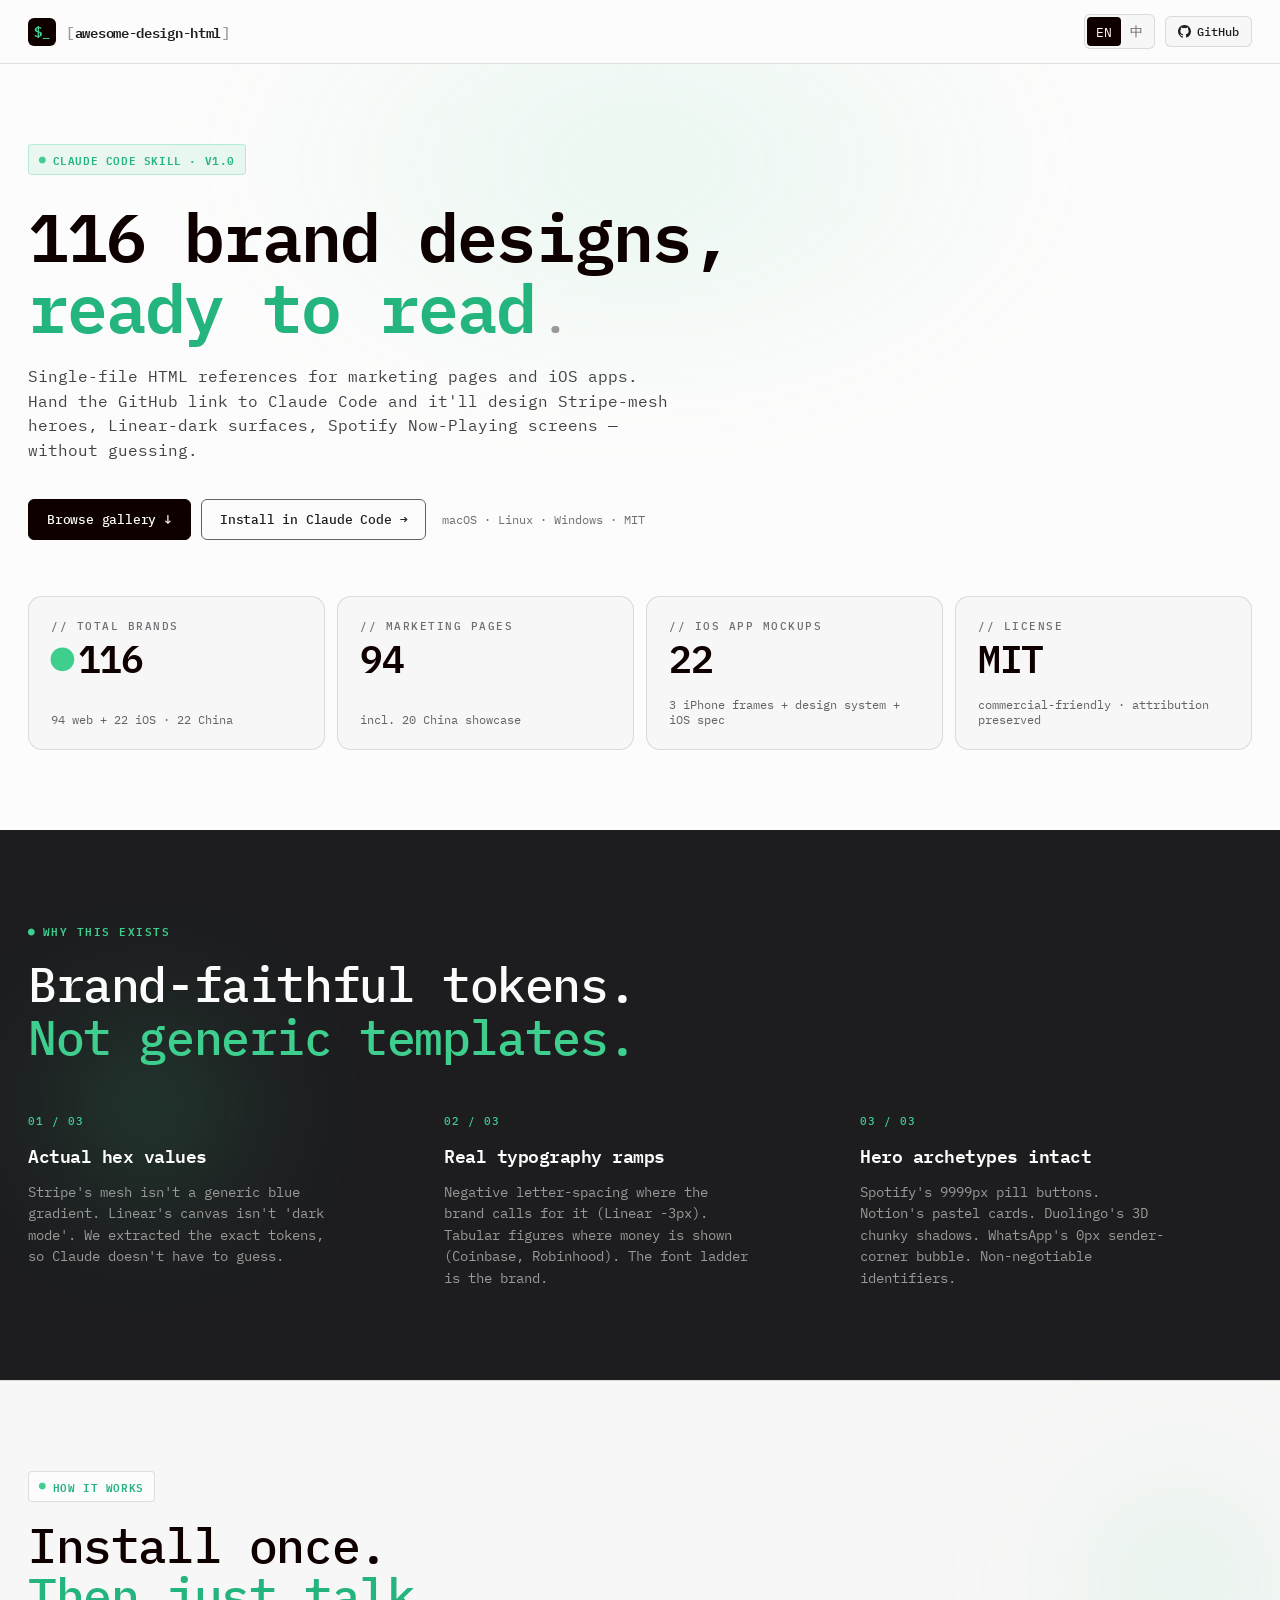
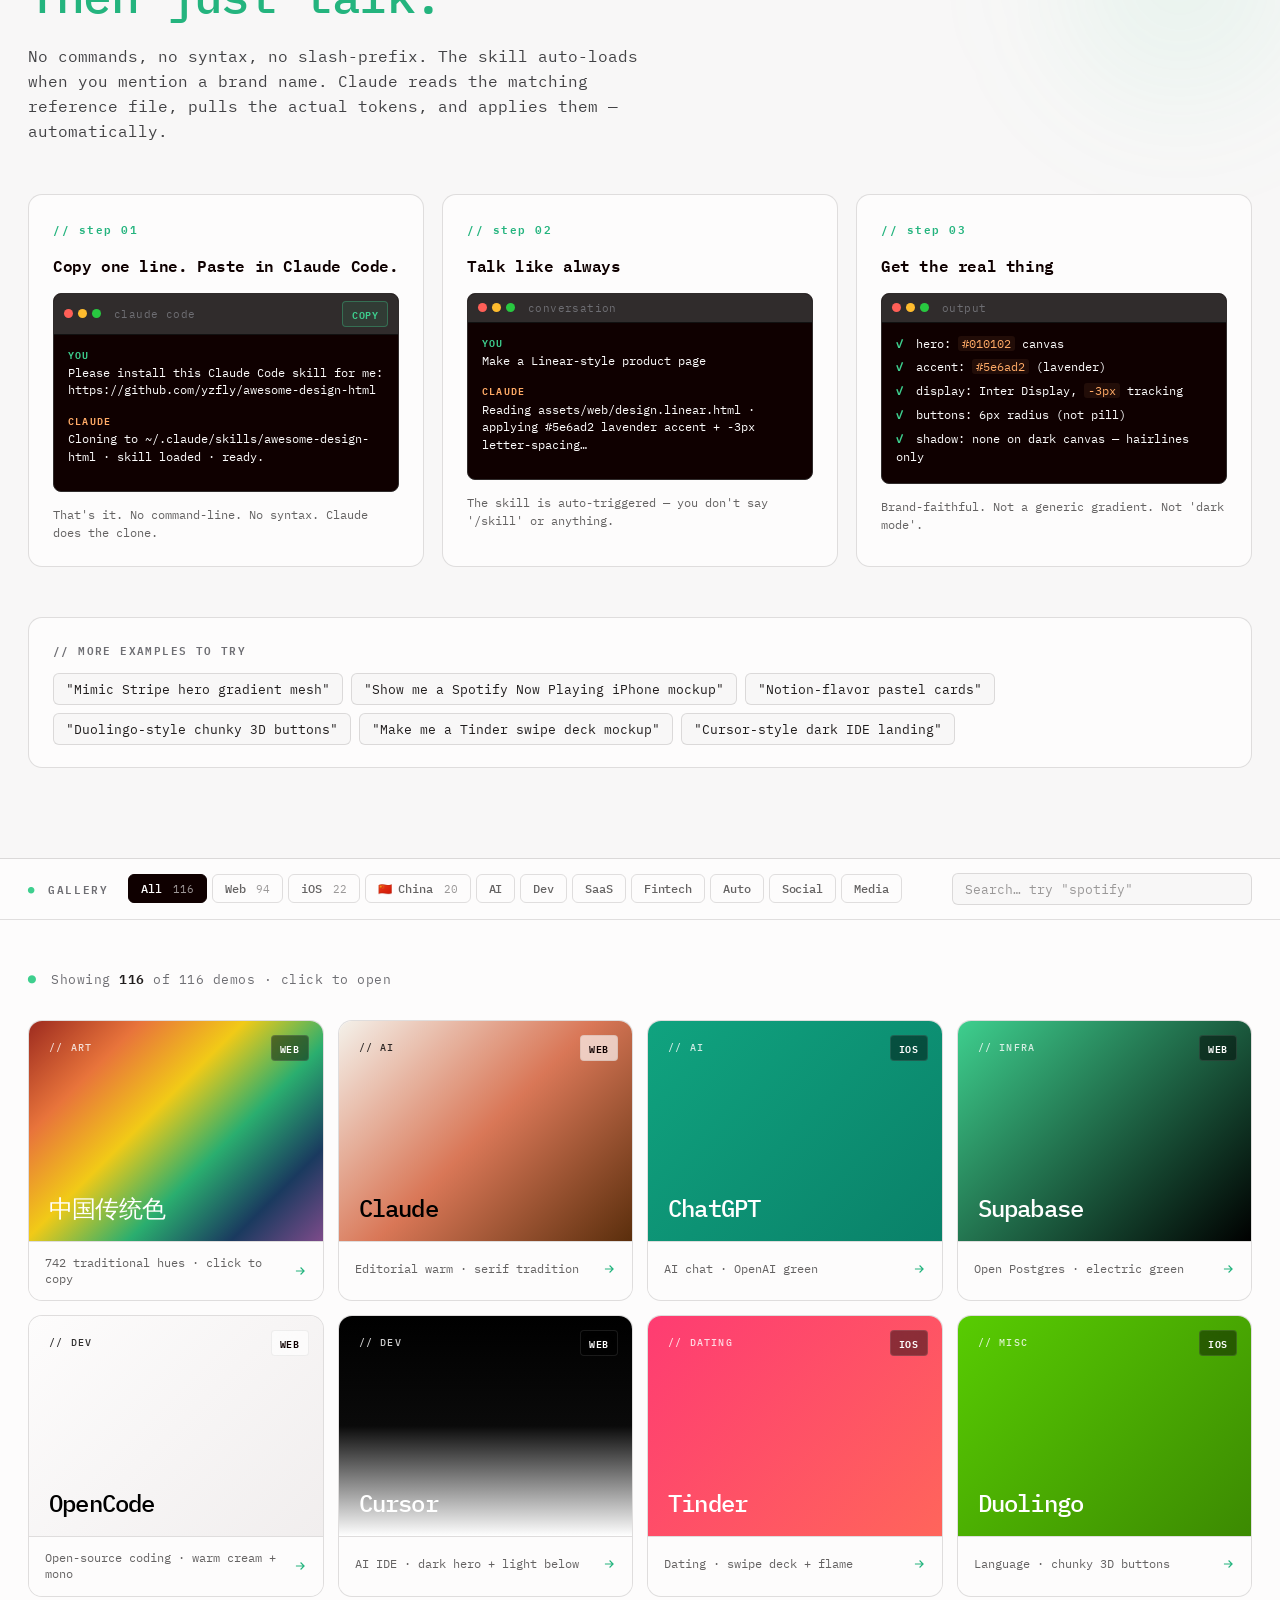
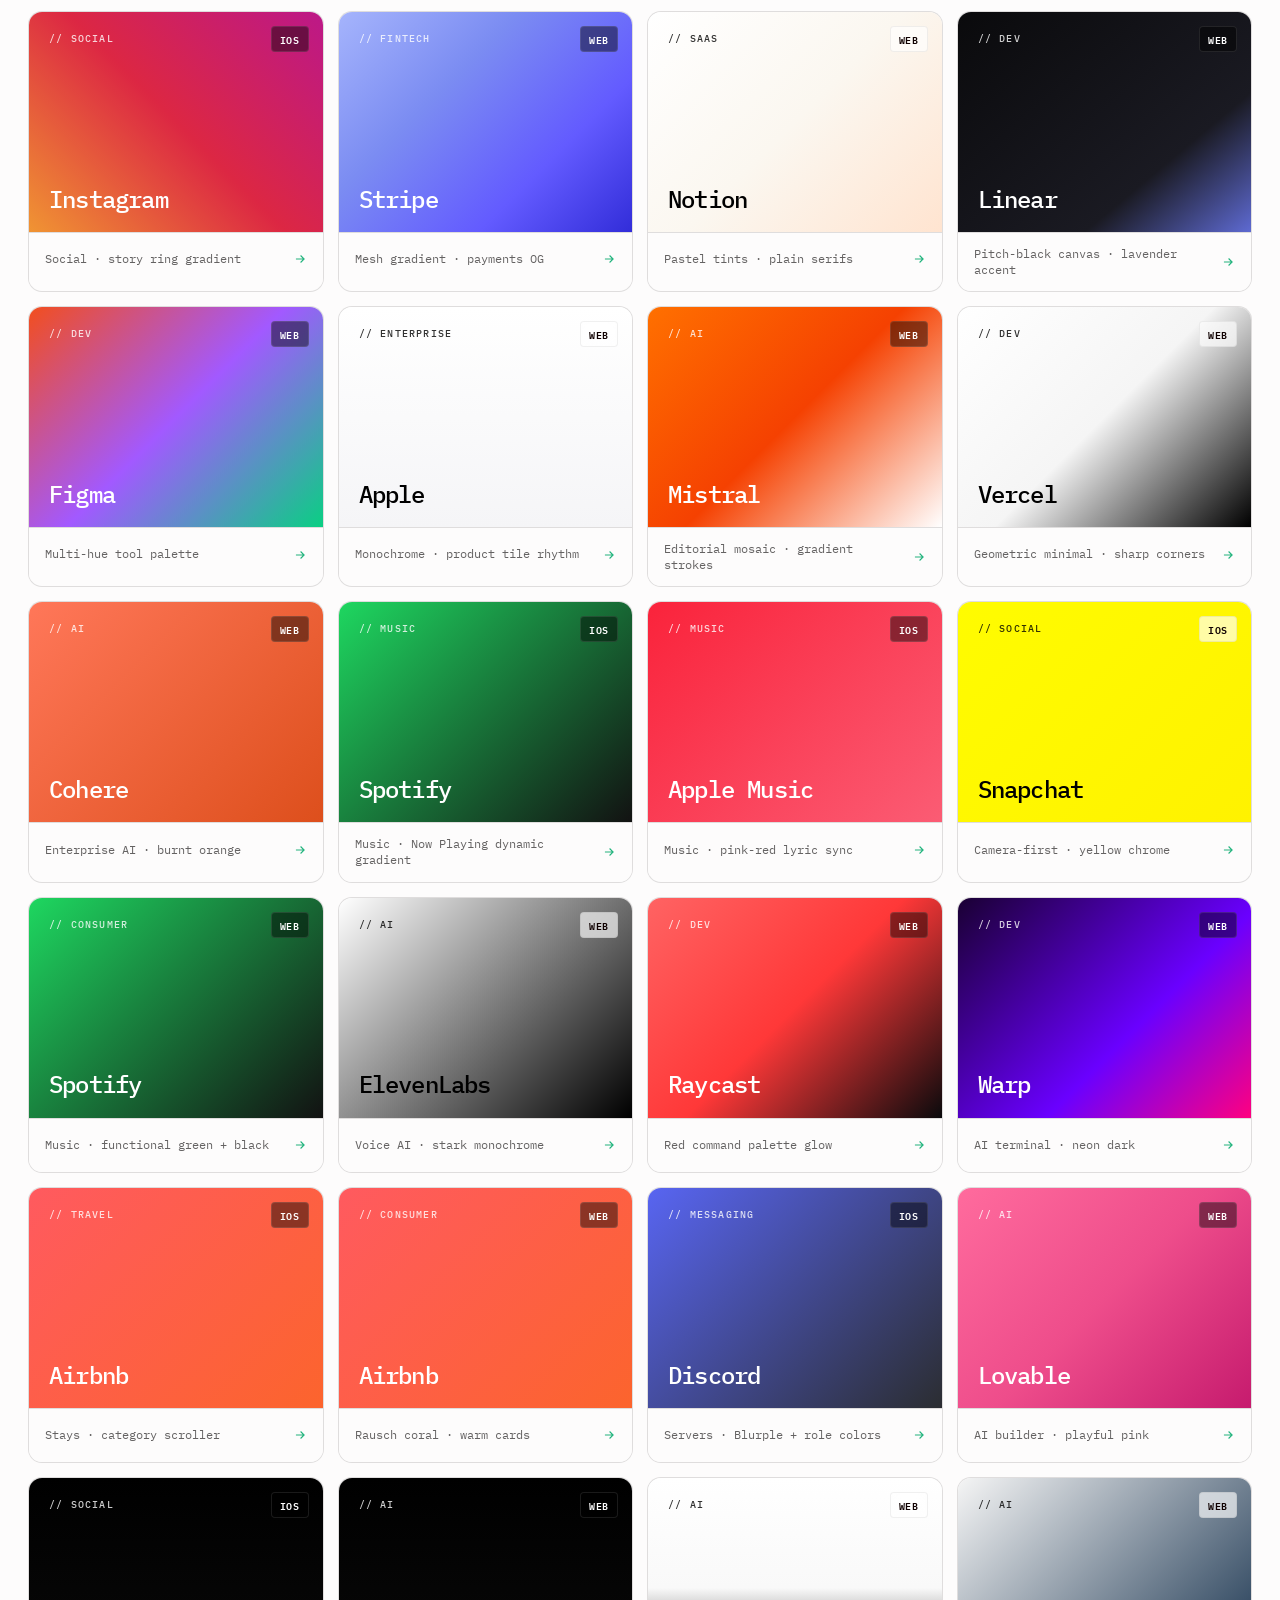
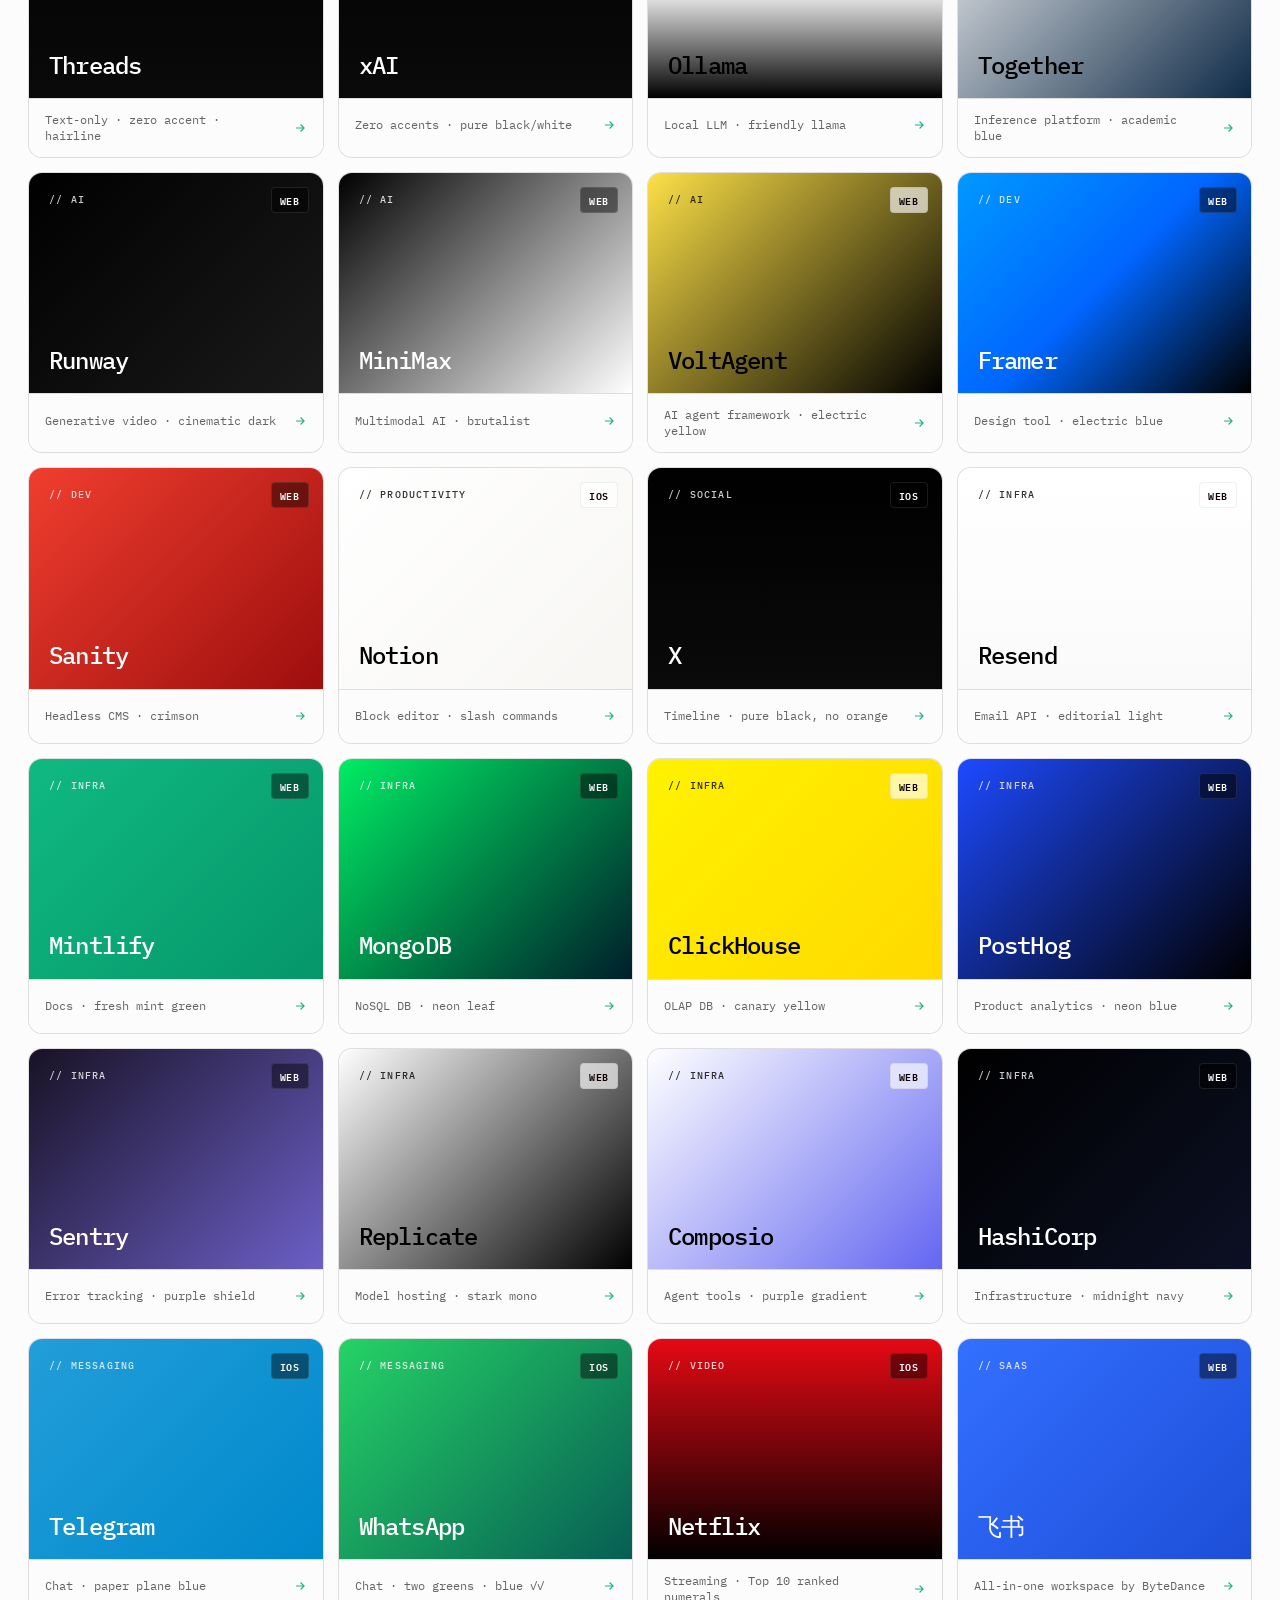
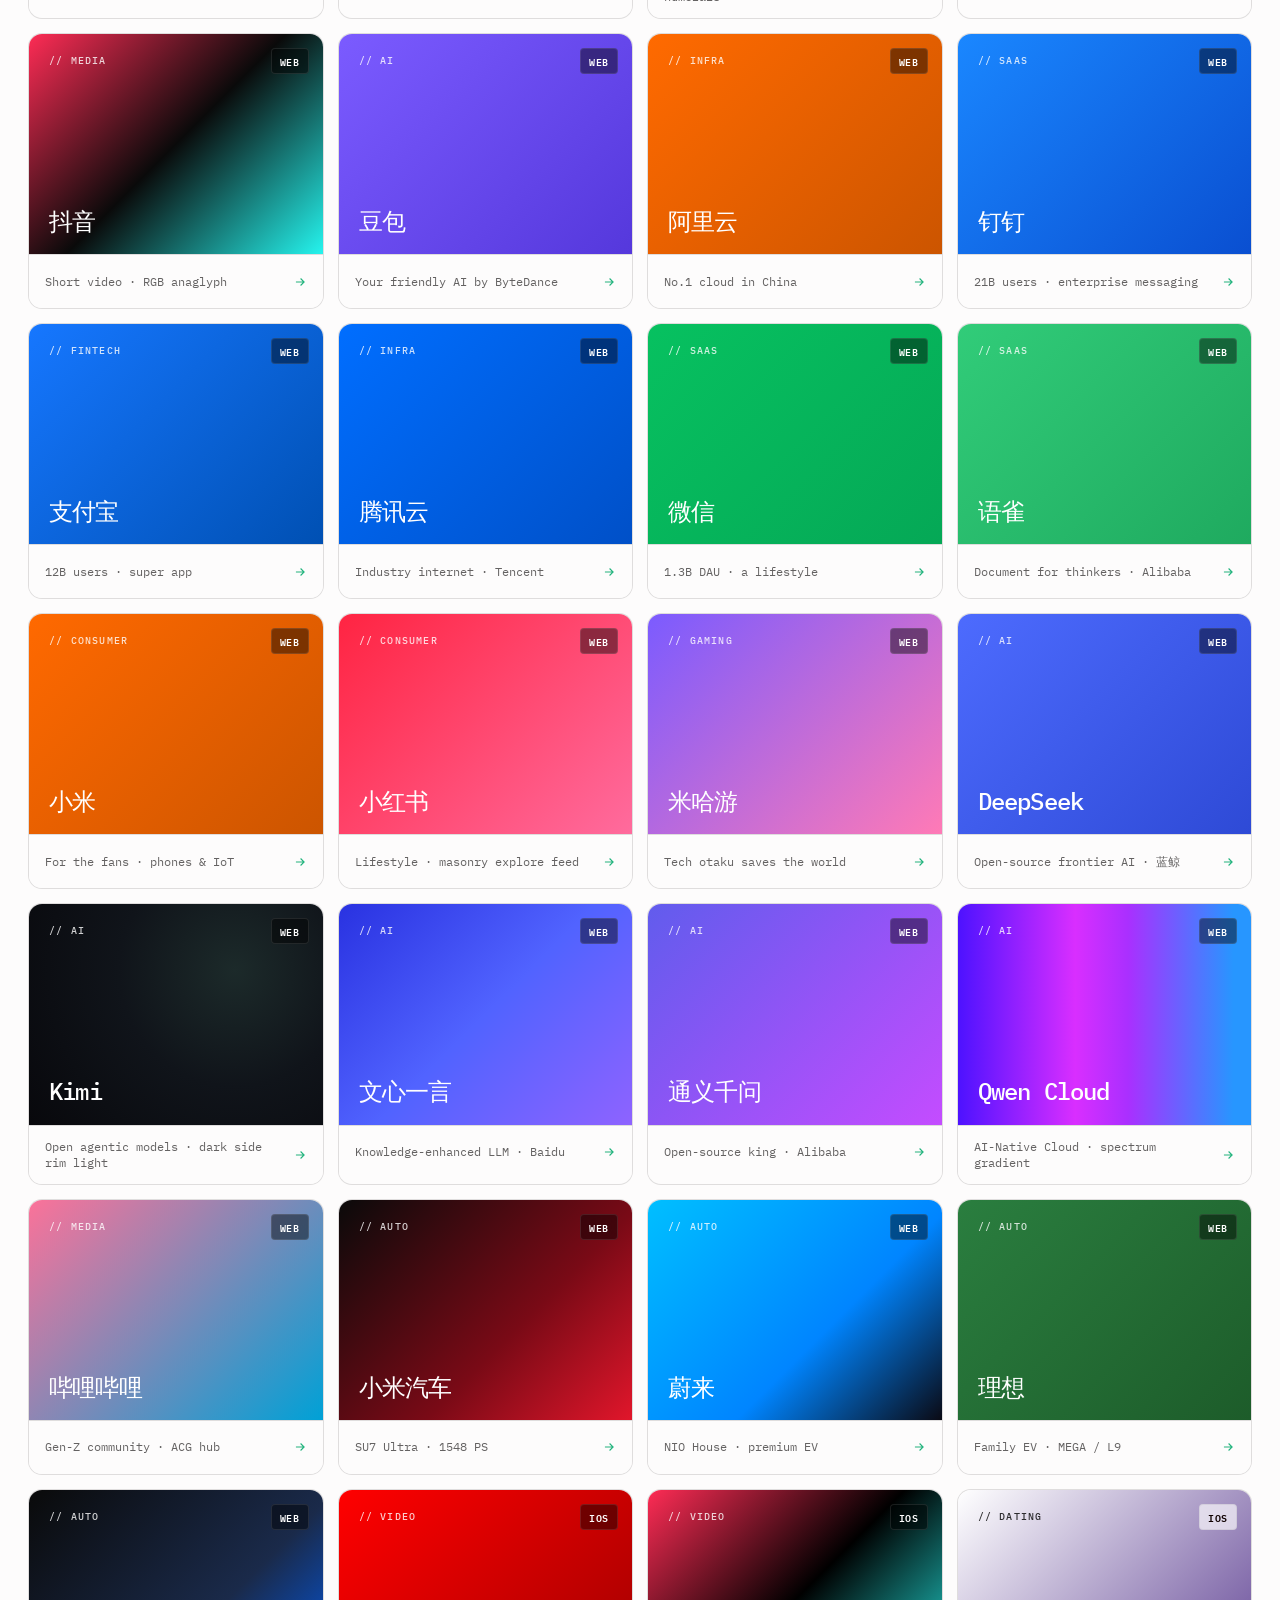
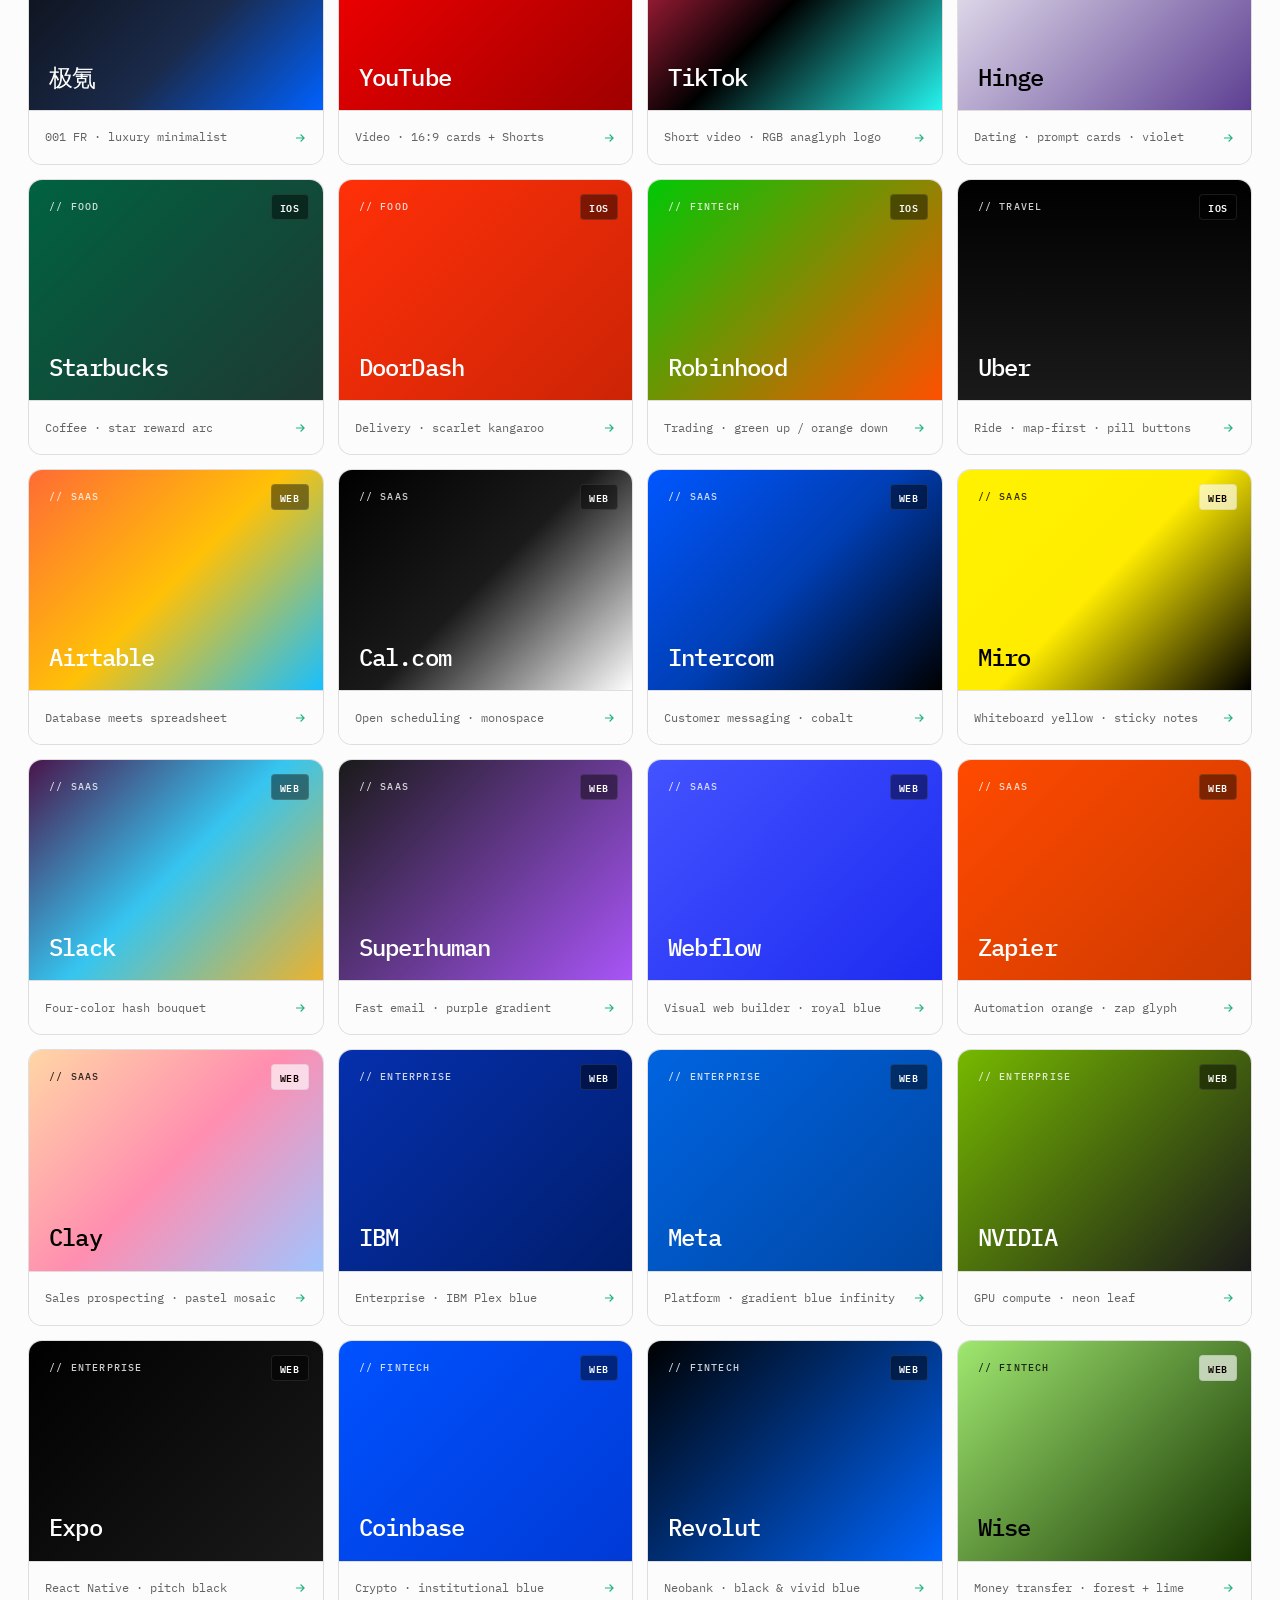
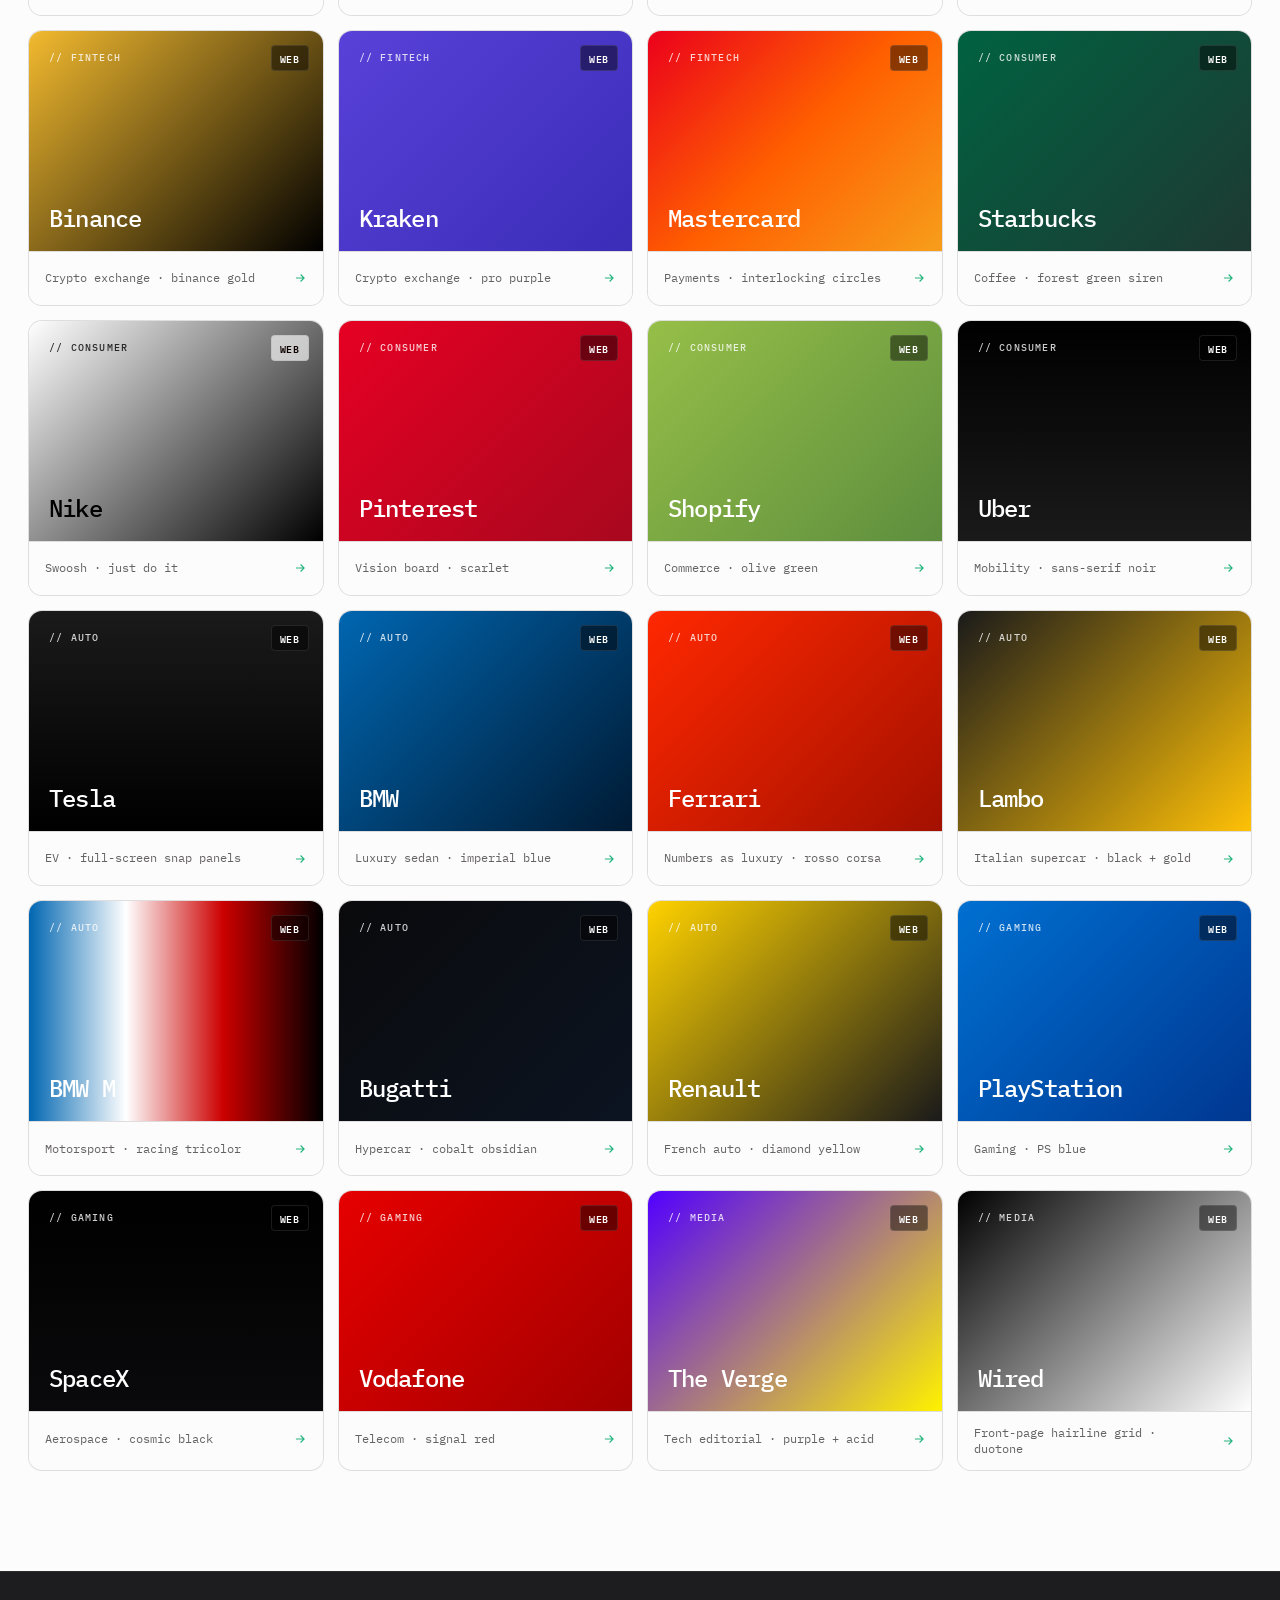
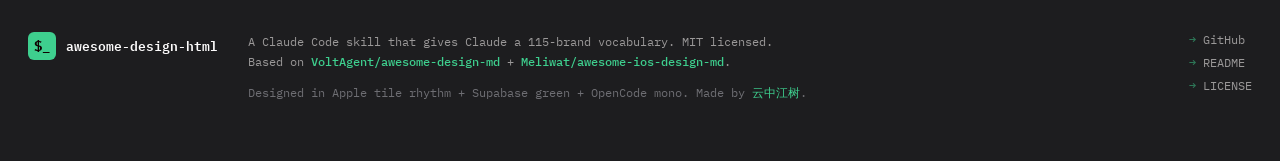
<file: .claude/skills/awesome-design-html/index.html>
<!doctype html>
<html lang="en">
<head>
<meta charset="utf-8" />
<meta name="viewport" content="width=device-width, initial-scale=1" />
<title>awesome-design-html — 115 brand-themed single-page designs</title>
<meta name="description" content="115 brand-themed single-file HTML design references: 93 marketing webpages (incl. 22 China showcase) + 22 iOS app mockups. A Claude Code skill by 云中江树." />
<meta property="og:title" content="awesome-design-html" />
<meta property="og:description" content="115 brand-themed single-page HTML designs · 93 web + 22 iOS · A Claude Code skill" />
<meta property="og:type" content="website" />
<meta property="og:url" content="https://code.jiangshu.ai/awesome-design-html/" />
<link rel="preconnect" href="https://fonts.googleapis.com" />
<link rel="preconnect" href="https://fonts.gstatic.com" crossorigin />
<link href="https://fonts.googleapis.com/css2?family=IBM+Plex+Mono:wght@300;400;500;600;700&family=IBM+Plex+Sans:wght@400;500;600;700&family=JetBrains+Mono:wght@400;500;700&display=swap" rel="stylesheet" />
<style>
:root{
  /* ===== OpenCode warm canvas + ink ===== */
  --canvas:           #fdfcfc;
  --canvas-tile:      #f8f7f7;
  --canvas-card:      #f1eeee;
  --ink:              #201d1d;
  --ink-deep:         #0f0000;
  --body:             #424245;
  --mute:             #646262;
  --stone:            #6e6e73;
  --ash:              #9a9898;
  --hairline:         rgba(15,0,0,0.12);
  --hairline-strong:  #646262;
  /* dark band — Apple tile rhythm */
  --canvas-dark:      #1d1d1f;
  --canvas-dark-2:    #272729;
  --canvas-dark-3:    #302c2c;
  --on-dark:          #fdfcfc;
  --on-dark-mute:     #9a9898;
  --on-dark-deep:     #6e6e73;
  /* ===== Supabase electric green — the ONLY accent ===== */
  --green:            #3ECF8E;
  --green-deep:       #24b47e;
  --green-soft:       rgba(62,207,142,.10);
  --green-glow:       rgba(62,207,142,.25);
  /* ===== Apple product shadow ===== */
  --shadow-card:      0 1px 0 rgba(15,0,0,0.04), 0 4px 14px rgba(15,0,0,0.06);
  --shadow-card-h:    0 1px 0 rgba(15,0,0,0.06), 0 10px 30px rgba(15,0,0,0.14);
  --shadow-card-dark: 0 1px 0 rgba(0,0,0,0.3), 0 8px 24px rgba(0,0,0,0.4);
  /* radius */
  --r-min:4px; --r-sm:6px; --r-md:10px; --r-lg:14px; --r-xl:20px; --r-pill:9999px;
  /* fonts — OpenCode mono everywhere */
  --font-mono: "IBM Plex Mono","JetBrains Mono",ui-monospace,SFMono-Regular,Menlo,Monaco,Consolas,"Courier New",monospace;
  --font-sans: "IBM Plex Sans",-apple-system,BlinkMacSystemFont,"Inter",sans-serif;
}
*{box-sizing:border-box;margin:0;padding:0}
html,body{background:var(--canvas);color:var(--ink);font-family:var(--font-mono);-webkit-font-smoothing:antialiased;font-feature-settings:"calt" off,"liga" off,"tnum" on}
a{color:inherit;text-decoration:none}
button{font-family:inherit;cursor:pointer;border:0;background:none;color:inherit}
img,svg{display:block;max-width:100%}
::selection{background:var(--green);color:var(--ink-deep)}

/* ===== NAV ===== */
.nav{position:sticky;top:0;z-index:50;background:rgba(253,252,252,.86);backdrop-filter:blur(20px);border-bottom:1px solid var(--hairline)}
.nav-inner{max-width:1480px;margin:0 auto;padding:14px 28px;display:flex;align-items:center;justify-content:space-between;gap:20px}
.brand{display:flex;align-items:center;gap:10px;font-weight:600;font-size:14px;letter-spacing:-.3px}
.brand-mark{width:28px;height:28px;border-radius:6px;background:var(--ink-deep);display:grid;place-items:center;color:var(--green);font-weight:700;font-size:14px;font-family:var(--font-mono)}
.brand-name{font-family:var(--font-mono);font-weight:600}
.brand-name::before{content:"["; color:var(--ash); margin-right:1px}
.brand-name::after{content:"]"; color:var(--ash); margin-left:1px}
.nav-right{display:flex;align-items:center;gap:10px}
.lang-toggle{display:flex;background:var(--canvas-tile);border:1px solid var(--hairline);border-radius:6px;padding:2px;font-family:var(--font-mono);font-size:11px;font-weight:500;letter-spacing:.5px}
.lang-toggle button{padding:5px 9px;border-radius:4px;color:var(--mute);transition:all .15s}
.lang-toggle button.active{background:var(--ink-deep);color:var(--canvas)}
.gh-link{display:inline-flex;align-items:center;gap:6px;background:var(--canvas-tile);border:1px solid var(--hairline);padding:7px 12px;border-radius:6px;font-size:12px;font-weight:500;color:var(--ink);font-family:var(--font-mono);transition:all .15s}
.gh-link:hover{background:var(--canvas-card);border-color:var(--hairline-strong)}
.gh-link svg{width:13px;height:13px;fill:currentColor}

/* ===== HERO TILE ===== */
.hero{padding:80px 28px 56px;max-width:1480px;margin:0 auto;position:relative;overflow:hidden}
.hero::before{content:"";position:absolute;top:-200px;left:50%;transform:translateX(-50%);width:1000px;height:600px;background:radial-gradient(ellipse,var(--green-soft),transparent 65%);pointer-events:none;filter:blur(40px)}
.hero-inner{position:relative;max-width:920px}
.hero-eyebrow{display:inline-flex;align-items:center;gap:6px;padding:5px 10px;border-radius:4px;background:var(--green-soft);border:1px solid rgba(62,207,142,.30);color:var(--green-deep);font-size:11px;font-weight:600;letter-spacing:.6px;margin-bottom:24px;font-family:var(--font-mono);text-transform:uppercase}
.hero-eyebrow .marker{color:var(--green);font-weight:700}
.hero h1{font-size:clamp(36px,5.5vw,68px);line-height:1.05;letter-spacing:-2px;font-weight:600;font-family:var(--font-mono);margin-bottom:20px;color:var(--ink-deep);max-width:18ch}
.hero h1 .acc{color:var(--green-deep)}
.hero h1 .punct{color:var(--ash);font-weight:300}
.hero .lead{font-size:16px;line-height:1.55;color:var(--body);max-width:64ch;margin-bottom:36px;font-family:var(--font-mono)}
.hero-ctas{display:flex;gap:10px;flex-wrap:wrap;align-items:center}
.btn{display:inline-flex;align-items:center;gap:8px;padding:11px 18px;border-radius:6px;font-weight:500;font-size:13px;cursor:pointer;border:1px solid transparent;text-decoration:none;font-family:var(--font-mono);letter-spacing:-.2px;transition:transform .12s,background .15s,border-color .15s,box-shadow .15s}
.btn:active{transform:translateY(1px)}
.btn-primary{background:var(--ink-deep);color:var(--canvas);border-color:var(--ink-deep)}
.btn-primary:hover{background:#000}
.btn-secondary{background:transparent;color:var(--ink);border-color:var(--hairline-strong)}
.btn-secondary:hover{background:var(--canvas-tile);border-color:var(--ink)}
.btn-green{background:var(--green);color:var(--ink-deep);border-color:var(--green)}
.btn-green:hover{background:var(--green-deep);border-color:var(--green-deep)}
.cta-meta{color:var(--stone);font-size:12px;margin-left:6px;font-family:var(--font-mono)}

/* ===== HERO STAT TILES (Apple style) ===== */
.stat-tiles{max-width:1480px;margin:0 auto 80px;padding:0 28px;display:grid;grid-template-columns:repeat(4,1fr);gap:12px}
.stat-tile{background:var(--canvas-tile);border:1px solid var(--hairline);border-radius:14px;padding:22px 22px;display:flex;flex-direction:column;gap:6px;transition:transform .18s,box-shadow .18s;cursor:default}
.stat-tile:hover{transform:translateY(-2px);box-shadow:var(--shadow-card)}
.stat-tile .label{font-size:10.5px;letter-spacing:1.5px;text-transform:uppercase;color:var(--stone);font-weight:500;font-family:var(--font-mono)}
.stat-tile .n{font-size:38px;font-weight:600;letter-spacing:-1.5px;color:var(--ink-deep);font-family:var(--font-mono);line-height:1;font-feature-settings:"tnum" on}
.stat-tile .sub{font-size:12px;color:var(--mute);font-family:var(--font-mono);margin-top:auto;padding-top:14px}
.stat-tile .marker{color:var(--green);margin-right:5px;font-weight:700}

/* ===== DARK TILE (Apple band) ===== */
.dark-band{background:var(--canvas-dark);color:var(--on-dark);padding:90px 28px;position:relative;overflow:hidden}
.dark-band::before{content:"";position:absolute;top:50%;left:0;transform:translateY(-50%);width:300px;height:300px;background:radial-gradient(circle,var(--green-glow),transparent 60%);filter:blur(60px);pointer-events:none}
.dark-inner{max-width:1280px;margin:0 auto;position:relative}
.dark-eyebrow{display:inline-flex;align-items:center;gap:6px;font-size:11px;letter-spacing:1.5px;text-transform:uppercase;color:var(--green);font-weight:600;margin-bottom:18px}
.dark-band h2{font-size:clamp(28px,4vw,48px);line-height:1.1;letter-spacing:-1.4px;font-weight:500;font-family:var(--font-mono);margin-bottom:50px;max-width:22ch;color:var(--on-dark)}
.dark-band h2 .acc{color:var(--green)}
.feature-grid{display:grid;grid-template-columns:repeat(3,1fr);gap:24px}
.feat{padding:0;display:flex;flex-direction:column;gap:12px}
.feat .feat-num{font-family:var(--font-mono);font-size:11px;color:var(--green);font-weight:500;letter-spacing:1px}
.feat h3{font-size:18px;font-weight:600;letter-spacing:-.5px;font-family:var(--font-mono);color:var(--on-dark)}
.feat p{font-size:13.5px;line-height:1.6;color:var(--on-dark-mute);font-family:var(--font-mono);max-width:38ch}
.feat code{background:var(--canvas-dark-3);padding:1px 5px;border-radius:3px;color:var(--green);font-size:12px}

/* ===== HOW TO USE BAND (parchment) ===== */
.use-band{background:var(--canvas-tile);padding:90px 28px;border-top:1px solid var(--hairline);border-bottom:1px solid var(--hairline);position:relative;overflow:hidden}
.use-band::before{content:"";position:absolute;top:0;right:-100px;width:400px;height:400px;background:radial-gradient(circle,var(--green-soft),transparent 65%);filter:blur(50px);pointer-events:none}
.use-inner{max-width:1280px;margin:0 auto;position:relative}
.use-eyebrow{display:inline-flex;align-items:center;gap:6px;padding:5px 10px;border-radius:4px;background:var(--canvas);border:1px solid var(--hairline);color:var(--green-deep);font-size:11px;font-weight:600;letter-spacing:.6px;margin-bottom:18px;font-family:var(--font-mono);text-transform:uppercase}
.use-eyebrow .marker{color:var(--green);font-weight:700}
.use-band h2{font-size:clamp(28px,4vw,48px);line-height:1.05;letter-spacing:-1.4px;font-weight:500;font-family:var(--font-mono);color:var(--ink-deep);max-width:22ch}
.use-band h2 .acc{color:var(--green-deep)}
.use-lead{font-size:15.5px;line-height:1.6;color:var(--body);max-width:62ch;margin:24px 0 50px;font-family:var(--font-mono)}
.use-grid{display:grid;grid-template-columns:repeat(3,1fr);gap:18px;margin-bottom:50px}
.use-step{background:var(--canvas);border:1px solid var(--hairline);border-radius:14px;padding:24px;display:flex;flex-direction:column;gap:14px;transition:transform .15s,box-shadow .15s}
.use-step:hover{transform:translateY(-2px);box-shadow:var(--shadow-card-h)}
.step-num{font-family:var(--font-mono);font-size:11px;color:var(--green-deep);letter-spacing:1.5px;font-weight:600}
.step-num::before{content:"// step "}
.step-title{font-family:var(--font-mono);font-size:16px;font-weight:600;letter-spacing:-.4px;color:var(--ink-deep)}
.step-terminal{background:var(--ink-deep);border-radius:8px;overflow:hidden;border:1px solid var(--canvas-dark-3)}
.term-bar{background:var(--canvas-dark-3);padding:7px 10px;display:flex;align-items:center;gap:5px;border-bottom:1px solid #111}
.term-bar .dot{width:9px;height:9px;border-radius:50%}
.term-bar .dot.r{background:#ff5f57}
.term-bar .dot.y{background:#febc2e}
.term-bar .dot.g{background:#28c840}
.term-bar .term-title{font-family:var(--font-mono);font-size:10.5px;color:var(--on-dark-deep);margin-left:8px;letter-spacing:.4px}
.copy-btn{margin-left:auto;background:var(--green-soft);color:var(--green);border:1px solid rgba(62,207,142,.35);font-family:var(--font-mono);font-size:10px;font-weight:600;padding:3px 9px;border-radius:4px;cursor:pointer;letter-spacing:.5px;text-transform:uppercase;transition:all .15s}
.copy-btn:hover{background:var(--green);color:var(--ink-deep);border-color:var(--green)}
.copy-btn.copied{background:var(--green);color:var(--ink-deep);border-color:var(--green)}
.install-line{user-select:all}
.term-body{padding:12px 14px;font-family:var(--font-mono);font-size:11.5px;line-height:1.55;color:var(--on-dark);min-height:130px}
.term-line{margin-bottom:6px;word-break:break-word}
.term-line .prompt{color:var(--green);margin-right:6px;font-weight:600}
.term-line .kw{color:#ffaa66;background:rgba(255,170,102,.08);padding:0 4px;border-radius:3px}
.term-line.ok .prompt{color:var(--green)}
.term-msg{display:flex;flex-direction:column;gap:3px;margin-bottom:14px}
.term-msg .msg-label{font-size:9.5px;letter-spacing:1.2px;font-weight:600;color:var(--on-dark-deep)}
.term-msg.user .msg-label{color:var(--green)}
.term-msg.ai .msg-label{color:#ffaa66}
.term-msg .msg-text{color:var(--on-dark);line-height:1.5}
.step-note{font-family:var(--font-mono);font-size:12px;color:var(--mute);line-height:1.5}
.use-prompts{background:var(--canvas);border:1px solid var(--hairline);border-radius:14px;padding:22px 24px}
.prompts-label{font-family:var(--font-mono);font-size:11px;letter-spacing:1.4px;color:var(--stone);text-transform:uppercase;margin-bottom:14px;font-weight:600}
.prompts-list{display:flex;flex-wrap:wrap;gap:8px}
.prompt-chip{font-family:var(--font-mono);font-size:12.5px;color:var(--ink);background:var(--canvas-tile);border:1px solid var(--hairline);padding:7px 12px;border-radius:6px;cursor:default;transition:border-color .15s,background .15s}
.prompt-chip:hover{border-color:var(--green);background:var(--green-soft);color:var(--green-deep)}

/* ===== TOOLBAR ===== */
.toolbar{position:sticky;top:57px;z-index:40;background:rgba(253,252,252,.96);backdrop-filter:blur(20px);border-bottom:1px solid var(--hairline);padding:14px 28px}
.toolbar-inner{max-width:1480px;margin:0 auto;display:flex;align-items:center;gap:12px;flex-wrap:wrap}
.filter-pills{display:flex;gap:5px;flex-wrap:wrap;align-items:center}
.section-label{font-family:var(--font-mono);font-size:10.5px;letter-spacing:1.6px;color:var(--stone);text-transform:uppercase;font-weight:600;margin-right:8px}
.section-label .marker{color:var(--green);margin-right:4px}
.fp{padding:6px 12px;border-radius:6px;background:transparent;border:1px solid var(--hairline);font-size:11.5px;font-weight:500;color:var(--mute);font-family:var(--font-mono);letter-spacing:-.1px;transition:all .15s}
.fp:hover{background:var(--canvas-tile);color:var(--ink);border-color:var(--hairline-strong)}
.fp.active{background:var(--ink-deep);color:var(--canvas);border-color:var(--ink-deep)}
.fp .ct{font-family:var(--font-mono);font-weight:400;color:var(--ash);margin-left:4px;font-size:10.5px;font-feature-settings:"tnum" on}
.fp.active .ct{color:rgba(253,252,252,.6)}
.search{flex:1;min-width:180px;max-width:300px;background:var(--canvas-tile);border:1px solid var(--hairline);border-radius:6px;padding:7px 12px;color:var(--ink);font-family:var(--font-mono);font-size:12.5px;outline:none;transition:border-color .15s;margin-left:auto}
.search:focus{border-color:var(--green);background:var(--canvas)}
.search::placeholder{color:var(--ash)}

/* ===== GALLERY ===== */
.gallery{max-width:1480px;margin:0 auto;padding:48px 28px 100px}
.gallery-head{margin-bottom:30px;display:flex;align-items:baseline;justify-content:space-between;gap:20px;flex-wrap:wrap}
.gallery-head .ttl{font-family:var(--font-mono);font-size:13px;color:var(--stone);letter-spacing:.5px}
.gallery-head .ttl .marker{color:var(--green);margin-right:6px;font-weight:700}
.gallery-head .ttl strong{color:var(--ink);font-weight:600}
.grid{display:grid;grid-template-columns:repeat(auto-fill,minmax(260px,1fr));gap:14px}
.card{position:relative;border-radius:14px;overflow:hidden;cursor:pointer;display:flex;flex-direction:column;border:1px solid var(--hairline);background:var(--canvas);transition:transform .18s,box-shadow .18s,border-color .18s}
.card:hover{transform:translateY(-3px);box-shadow:var(--shadow-card-h);border-color:transparent}
.card-hero{aspect-ratio:4/3;padding:20px;position:relative;display:flex;flex-direction:column;justify-content:space-between;overflow:hidden}
.card-platform{position:absolute;top:14px;right:14px;background:rgba(0,0,0,.45);backdrop-filter:blur(10px);padding:3px 8px;border-radius:4px;font-size:9.5px;font-weight:600;letter-spacing:.6px;text-transform:uppercase;font-family:var(--font-mono);z-index:2;border:1px solid rgba(255,255,255,.1);color:#fff}
.card.light .card-platform{background:rgba(255,255,255,.65);color:var(--ink-deep);border-color:rgba(0,0,0,.06)}
.card-name{font-size:24px;font-weight:500;letter-spacing:-.8px;line-height:1.05;z-index:1;position:relative;font-family:var(--font-mono);word-break:break-word;max-width:14ch}
.card-cat{font-size:10px;font-weight:500;text-transform:uppercase;letter-spacing:1.2px;opacity:.8;font-family:var(--font-mono);z-index:1;position:relative}
.card-cat::before{content:"// "}
.card.dark .card-name,.card.dark .card-cat{color:#fff}
.card.light .card-name,.card.light .card-cat{color:#000}
.card-foot{padding:13px 16px;background:var(--canvas);border-top:1px solid var(--hairline);display:flex;align-items:center;justify-content:space-between;gap:10px;min-height:54px}
.card-tag{font-size:11.5px;color:var(--mute);line-height:1.4;flex:1;font-family:var(--font-mono);font-weight:400}
.card-arrow{color:var(--green-deep);flex-shrink:0;transition:transform .15s}
.card:hover .card-arrow{color:var(--green);transform:translateX(3px)}
.card-arrow svg{width:14px;height:14px;stroke:currentColor;stroke-width:2;fill:none}

.empty{padding:80px 0;text-align:center;color:var(--stone);font-family:var(--font-mono)}
.empty .em-num{font-size:32px;margin-bottom:14px;color:var(--ash);letter-spacing:-1px}

/* ===== FOOTER ===== */
footer{background:var(--canvas-dark);color:var(--on-dark);padding:60px 28px;border-top:1px solid var(--canvas-dark-3)}
.foot{max-width:1480px;margin:0 auto;display:grid;grid-template-columns:auto 1fr auto;gap:30px;align-items:start;flex-wrap:wrap}
.foot-brand{display:flex;align-items:center;gap:10px;font-family:var(--font-mono);font-weight:600;font-size:13px;color:var(--on-dark)}
.foot-brand .brand-mark{background:var(--green);color:var(--ink-deep)}
.foot-mid p{font-size:12px;color:var(--on-dark-mute);line-height:1.6;max-width:560px;font-family:var(--font-mono)}
.foot-mid p a{color:var(--green);font-weight:500}
.foot-mid p a:hover{color:#fff;text-decoration:underline}
.foot-mid .credit{margin-top:14px;font-size:11.5px;color:var(--on-dark-deep)}
.foot-links{display:flex;flex-direction:column;gap:8px;font-size:12px;font-family:var(--font-mono);color:var(--on-dark-mute)}
.foot-links a{display:inline-flex;align-items:center;gap:5px}
.foot-links a:hover{color:var(--green)}
.foot-links a::before{content:"→";color:var(--green);font-weight:500;margin-right:2px;opacity:.5;transition:opacity .15s}
.foot-links a:hover::before{opacity:1}

/* ===== RESPONSIVE ===== */
@media(max-width:920px){
  .stat-tiles{grid-template-columns:repeat(2,1fr)}
  .feature-grid{grid-template-columns:1fr;gap:32px}
  .use-band{padding:60px 20px}
  .use-grid{grid-template-columns:1fr;gap:14px}
  .use-step{padding:20px}
  .hero{padding:50px 20px 30px}
  .hero h1{font-size:36px;letter-spacing:-1.2px}
  .stat-tiles{margin-bottom:50px;padding:0 20px}
  .stat-tile{padding:18px}
  .stat-tile .n{font-size:32px}
  .dark-band{padding:60px 24px}
  .toolbar{padding:10px 16px}
  .toolbar-inner{gap:8px}
  .filter-pills{gap:4px}
  .fp{padding:5px 10px;font-size:11px}
  .search{margin-left:0;max-width:none;flex:1 0 100%;order:99}
  .gallery{padding:30px 16px 60px}
  .grid{grid-template-columns:1fr 1fr;gap:10px}
  .card-hero{padding:14px;aspect-ratio:3/2}
  .card-name{font-size:18px}
  .nav-inner{padding:12px 16px}
  .footer{padding:40px 20px}
  .foot{grid-template-columns:1fr;gap:24px}
}
@media(max-width:480px){
  .grid{grid-template-columns:1fr}
}
</style>
</head>
<body>

<!-- ===== NAV ===== -->
<header class="nav">
  <div class="nav-inner">
    <a class="brand" href="#top">
      <span class="brand-mark">$_</span>
      <span class="brand-name">awesome-design-html</span>
    </a>
    <div class="nav-right">
      <div class="lang-toggle">
        <button data-lang="en" class="active">EN</button>
        <button data-lang="zh">中</button>
      </div>
      <a class="gh-link" href="https://github.com/yzfly/awesome-design-html" target="_blank" rel="noopener">
        <svg viewBox="0 0 24 24"><path d="M12 0C5.37 0 0 5.37 0 12c0 5.3 3.44 9.8 8.21 11.39.6.11.82-.26.82-.58V20.6c-3.34.72-4.04-1.61-4.04-1.61-.55-1.39-1.34-1.76-1.34-1.76-1.09-.75.08-.74.08-.74 1.21.09 1.84 1.24 1.84 1.24 1.07 1.83 2.81 1.3 3.5.99.11-.78.42-1.3.76-1.6-2.66-.3-5.47-1.33-5.47-5.93 0-1.31.47-2.38 1.24-3.22-.13-.3-.54-1.52.12-3.17 0 0 1.01-.32 3.3 1.23.96-.27 1.98-.4 3-.41 1.02.01 2.04.14 3 .41 2.29-1.55 3.3-1.23 3.3-1.23.66 1.65.25 2.87.12 3.17.77.84 1.24 1.91 1.24 3.22 0 4.61-2.81 5.63-5.49 5.93.43.37.81 1.1.81 2.22v3.29c0 .32.22.7.83.58C20.56 21.79 24 17.3 24 12c0-6.63-5.37-12-12-12z"/></svg>
        <span data-en="GitHub" data-zh="GitHub">GitHub</span>
      </a>
    </div>
  </div>
</header>

<!-- ===== HERO ===== -->
<section class="hero" id="top">
  <div class="hero-inner">
    <div class="hero-eyebrow">
      <span class="marker">●</span>
      <span data-en="CLAUDE CODE SKILL · v1.0" data-zh="CLAUDE CODE 技能 · v1.0">CLAUDE CODE SKILL · v1.0</span>
    </div>
    <h1>
      <span data-en="116 brand designs," data-zh="116 个品牌设计,">116 brand designs,</span><br/>
      <span class="acc" data-en="ready to read" data-zh="即开即用">ready to read</span><span class="punct">.</span>
    </h1>
    <p class="lead" data-en="Single-file HTML references for marketing pages and iOS apps. Hand the GitHub link to Claude Code and it'll design Stripe-mesh heroes, Linear-dark surfaces, Spotify Now-Playing screens — without guessing."
       data-zh="单文件 HTML 设计参考库,涵盖网页营销页 + iOS app 仿真。把仓库链接给 Claude Code,它就能做出 Stripe 的霓虹 hero、Linear 的暗色 UI、Spotify 的播放器界面——不再靠猜。">
      Single-file HTML references for marketing pages and iOS apps. Hand the GitHub link to Claude Code and it'll design Stripe-mesh heroes, Linear-dark surfaces, Spotify Now-Playing screens — without guessing.
    </p>
    <div class="hero-ctas">
      <a class="btn btn-primary" href="#gallery">
        <span data-en="Browse gallery" data-zh="浏览画廊">Browse gallery</span>
        <span>↓</span>
      </a>
      <a class="btn btn-secondary" href="https://github.com/yzfly/awesome-design-html#-install-in-claude-code" target="_blank">
        <span data-en="Install in Claude Code" data-zh="安装到 Claude Code">Install in Claude Code</span>
        <span>→</span>
      </a>
      <span class="cta-meta" data-en="macOS · Linux · Windows · MIT" data-zh="macOS · Linux · Windows · MIT 协议">macOS · Linux · Windows · MIT</span>
    </div>
  </div>
</section>

<!-- ===== STAT TILES (Apple style) ===== -->
<div class="stat-tiles">
  <div class="stat-tile">
    <div class="label" data-en="// total brands" data-zh="// 品牌总数">// total brands</div>
    <div class="n"><span class="marker">●</span>116</div>
    <div class="sub" data-en="94 web + 22 iOS · 22 China" data-zh="94 网页 + 22 iOS · 22 中国">94 web + 22 iOS · 22 China</div>
  </div>
  <div class="stat-tile">
    <div class="label" data-en="// marketing pages" data-zh="// 营销网页">// marketing pages</div>
    <div class="n">94</div>
    <div class="sub" data-en="incl. 20 China showcase" data-zh="含 20 中国大厂展示">incl. 20 China showcase</div>
  </div>
  <div class="stat-tile">
    <div class="label" data-en="// iOS app mockups" data-zh="// iOS app 仿真">// iOS app mockups</div>
    <div class="n">22</div>
    <div class="sub" data-en="3 iPhone frames + design system + iOS spec" data-zh="3 个 iPhone 框架 + 设计系统 + iOS 规格">3 iPhone frames + design system + iOS spec</div>
  </div>
  <div class="stat-tile">
    <div class="label" data-en="// license" data-zh="// 协议">// license</div>
    <div class="n">MIT</div>
    <div class="sub" data-en="commercial-friendly · attribution preserved" data-zh="可商用 · 保留归属">commercial-friendly · attribution preserved</div>
  </div>
</div>

<!-- ===== DARK BAND (Apple tile rhythm) ===== -->
<section class="dark-band">
  <div class="dark-inner">
    <div class="dark-eyebrow">
      <span>● </span>
      <span data-en="WHY THIS EXISTS" data-zh="为什么做这个">WHY THIS EXISTS</span>
    </div>
    <h2 data-en="Brand-faithful tokens." data-zh="真实品牌 token,">Brand-faithful tokens.<br/><span class="acc" data-en="Not generic templates." data-zh="不是通用模板。">Not generic templates.</span></h2>
    <div class="feature-grid">
      <div class="feat">
        <div class="feat-num">01 / 03</div>
        <h3 data-en="Actual hex values" data-zh="真实色值">Actual hex values</h3>
        <p data-en="Stripe's mesh isn't a generic blue gradient. Linear's canvas isn't 'dark mode'. We extracted the exact tokens, so Claude doesn't have to guess."
           data-zh="Stripe 的网格不是泛蓝渐变,Linear 的画布也不是『暗黑模式』。我们抽出来的是精确的 token,让 Claude 不用瞎猜。">
          Stripe's mesh isn't a generic blue gradient. Linear's canvas isn't 'dark mode'. We extracted the exact tokens, so Claude doesn't have to guess.
        </p>
      </div>
      <div class="feat">
        <div class="feat-num">02 / 03</div>
        <h3 data-en="Real typography ramps" data-zh="真实字体阶梯">Real typography ramps</h3>
        <p data-en="Negative letter-spacing where the brand calls for it (Linear -3px). Tabular figures where money is shown (Coinbase, Robinhood). The font ladder is the brand."
           data-zh="该用负字距的地方就用 (Linear -3px)。涉及金钱数字的地方就用 tabular figures (Coinbase, Robinhood)。字体阶梯就是品牌。">
          Negative letter-spacing where the brand calls for it (Linear -3px). Tabular figures where money is shown (Coinbase, Robinhood). The font ladder is the brand.
        </p>
      </div>
      <div class="feat">
        <div class="feat-num">03 / 03</div>
        <h3 data-en="Hero archetypes intact" data-zh="保留 hero 范式">Hero archetypes intact</h3>
        <p data-en="Spotify's 9999px pill buttons. Notion's pastel cards. Duolingo's 3D chunky shadows. WhatsApp's 0px sender-corner bubble. Non-negotiable identifiers."
           data-zh="Spotify 的 9999px 药丸按钮、Notion 的 pastel 卡片、Duolingo 的立体阴影、WhatsApp 发送方一角不圆——都是无可替代的品牌识别符。">
          Spotify's 9999px pill buttons. Notion's pastel cards. Duolingo's 3D chunky shadows. WhatsApp's 0px sender-corner bubble. Non-negotiable identifiers.
        </p>
      </div>
    </div>
  </div>
</section>

<!-- ===== HOW TO USE (parchment tile) ===== -->
<section class="use-band">
  <div class="use-inner">
    <div class="use-eyebrow">
      <span class="marker">●</span>
      <span data-en="HOW IT WORKS" data-zh="怎么用">HOW IT WORKS</span>
    </div>
    <h2 data-en="Install once." data-zh="装一次。">Install once.<br/><span class="acc" data-en="Then just talk." data-zh="然后正常对话即可。">Then just talk.</span></h2>
    <p class="use-lead" data-en="No commands, no syntax, no slash-prefix. The skill auto-loads when you mention a brand name. Claude reads the matching reference file, pulls the actual tokens, and applies them — automatically."
       data-zh="不需要命令,不需要语法,不需要斜杠前缀。当你提到某个品牌名,这个 skill 会自动加载。Claude 读取对应的参考文件,抽出真实的 design token,自动应用——你完全不用操心 skill 内部怎么工作。">
      No commands, no syntax, no slash-prefix. The skill auto-loads when you mention a brand name. Claude reads the matching reference file, pulls the actual tokens, and applies them — automatically.
    </p>

    <div class="use-grid">
      <!-- Step 1: install (AI-native — copy one line) -->
      <div class="use-step">
        <div class="step-num">01</div>
        <div class="step-title" data-en="Copy one line. Paste in Claude Code." data-zh="复制一句话。粘贴给 Claude Code。">Copy one line. Paste in Claude Code.</div>
        <div class="step-terminal">
          <div class="term-bar"><span class="dot r"></span><span class="dot y"></span><span class="dot g"></span><span class="term-title">claude code</span><button class="copy-btn" id="copyInstall" title="Copy" aria-label="Copy install prompt">copy</button></div>
          <div class="term-body">
            <div class="term-msg user"><span class="msg-label">YOU</span><span class="msg-text install-line" id="installLine">Please install this Claude Code skill for me: https://github.com/yzfly/awesome-design-html</span></div>
            <div class="term-msg ai"><span class="msg-label">CLAUDE</span><span class="msg-text" data-en="Cloning to ~/.claude/skills/awesome-design-html · skill loaded · ready." data-zh="正在克隆到 ~/.claude/skills/awesome-design-html · skill 已加载 · 就绪。">Cloning to ~/.claude/skills/awesome-design-html · skill loaded · ready.</span></div>
          </div>
        </div>
        <div class="step-note" data-en="That's it. No command-line. No syntax. Claude does the clone." data-zh="就这一步。不用敲命令。不用任何语法。Claude 自己 clone。">That's it. No command-line. No syntax. Claude does the clone.</div>
      </div>

      <!-- Step 2: chat -->
      <div class="use-step">
        <div class="step-num">02</div>
        <div class="step-title" data-en="Talk like always" data-zh="像平时一样对话">Talk like always</div>
        <div class="step-terminal">
          <div class="term-bar"><span class="dot r"></span><span class="dot y"></span><span class="dot g"></span><span class="term-title">conversation</span></div>
          <div class="term-body">
            <div class="term-msg user"><span class="msg-label">YOU</span><span class="msg-text" data-en="Make a Linear-style product page" data-zh="做个 Linear 风格的产品页">Make a Linear-style product page</span></div>
            <div class="term-msg ai"><span class="msg-label">CLAUDE</span><span class="msg-text" data-en="Reading assets/web/design.linear.html · applying #5e6ad2 lavender accent + -3px letter-spacing…" data-zh="正在读取 assets/web/design.linear.html · 应用 #5e6ad2 薰衣草色 + -3px 字距…">Reading assets/web/design.linear.html · applying #5e6ad2 lavender accent + -3px letter-spacing…</span></div>
          </div>
        </div>
        <div class="step-note" data-en="The skill is auto-triggered — you don't say '/skill' or anything." data-zh="Skill 自动触发——你不用敲 /skill,也不用任何前缀。">The skill is auto-triggered — you don't say '/skill' or anything.</div>
      </div>

      <!-- Step 3: results -->
      <div class="use-step">
        <div class="step-num">03</div>
        <div class="step-title" data-en="Get the real thing" data-zh="拿到真的东西">Get the real thing</div>
        <div class="step-terminal">
          <div class="term-bar"><span class="dot r"></span><span class="dot y"></span><span class="dot g"></span><span class="term-title">output</span></div>
          <div class="term-body">
            <div class="term-line ok"><span class="prompt">✓</span> hero: <span class="kw">#010102</span> canvas</div>
            <div class="term-line ok"><span class="prompt">✓</span> accent: <span class="kw">#5e6ad2</span> (lavender)</div>
            <div class="term-line ok"><span class="prompt">✓</span> display: Inter Display, <span class="kw">-3px</span> tracking</div>
            <div class="term-line ok"><span class="prompt">✓</span> buttons: 6px radius (not pill)</div>
            <div class="term-line ok"><span class="prompt">✓</span> shadow: none on dark canvas — hairlines only</div>
          </div>
        </div>
        <div class="step-note" data-en="Brand-faithful. Not a generic gradient. Not 'dark mode'." data-zh="忠于品牌。不是泛蓝渐变。不是『暗色模式』。">Brand-faithful. Not a generic gradient. Not 'dark mode'.</div>
      </div>
    </div>

    <!-- Try prompts -->
    <div class="use-prompts">
      <div class="prompts-label" data-en="// MORE EXAMPLES TO TRY" data-zh="// 更多可以试的例子">// MORE EXAMPLES TO TRY</div>
      <div class="prompts-list">
        <div class="prompt-chip" data-en='"Mimic Stripe hero gradient mesh"' data-zh='"做个 Stripe 风格的渐变 hero"'>"Mimic Stripe hero gradient mesh"</div>
        <div class="prompt-chip" data-en='"Show me a Spotify Now Playing iPhone mockup"' data-zh='"做个 Spotify Now Playing 的 iPhone 仿真"'>"Show me a Spotify Now Playing iPhone mockup"</div>
        <div class="prompt-chip" data-en='"Notion-flavor pastel cards"' data-zh='"Notion 那种 pastel 卡片"'>"Notion-flavor pastel cards"</div>
        <div class="prompt-chip" data-en='"Duolingo-style chunky 3D buttons"' data-zh='"Duolingo 那种立体阴影按钮"'>"Duolingo-style chunky 3D buttons"</div>
        <div class="prompt-chip" data-en='"Make me a Tinder swipe deck mockup"' data-zh='"做个 Tinder 的滑卡 mockup"'>"Make me a Tinder swipe deck mockup"</div>
        <div class="prompt-chip" data-en='"Cursor-style dark IDE landing"' data-zh='"Cursor 风格的暗色 IDE 落地页"'>"Cursor-style dark IDE landing"</div>
      </div>
    </div>
  </div>
</section>

<!-- ===== TOOLBAR ===== -->
<div class="toolbar" id="gallery">
  <div class="toolbar-inner">
    <span class="section-label"><span class="marker">●</span> <span data-en="GALLERY" data-zh="画廊">GALLERY</span></span>
    <div class="filter-pills" id="filters">
      <button class="fp active" data-filter="all" data-en="All" data-zh="全部">All <span class="ct">116</span></button>
      <button class="fp" data-filter="web" data-en="Web" data-zh="网页">Web <span class="ct">94</span></button>
      <button class="fp" data-filter="ios" data-en="iOS" data-zh="iOS">iOS <span class="ct">22</span></button>
      <button class="fp" data-filter="china" data-en="🇨🇳 China" data-zh="🇨🇳 中国大厂">🇨🇳 China <span class="ct">20</span></button>
      <button class="fp" data-filter="ai" data-en="AI" data-zh="AI">AI</button>
      <button class="fp" data-filter="dev" data-en="Dev" data-zh="开发">Dev</button>
      <button class="fp" data-filter="saas" data-en="SaaS" data-zh="效率">SaaS</button>
      <button class="fp" data-filter="fintech" data-en="Fintech" data-zh="金融">Fintech</button>
      <button class="fp" data-filter="auto" data-en="Auto" data-zh="汽车">Auto</button>
      <button class="fp" data-filter="social" data-en="Social" data-zh="社交">Social</button>
      <button class="fp" data-filter="media" data-en="Media" data-zh="媒体">Media</button>
    </div>
    <input class="search" id="search" placeholder='Search… try "spotify"' />
  </div>
</div>

<!-- ===== GALLERY ===== -->
<main class="gallery">
  <div class="gallery-head">
    <div class="ttl"><span class="marker">●</span> <span data-en="Showing" data-zh="显示">Showing</span> <strong id="count">116</strong> <span data-en="of 116 demos · click to open" data-zh="个 / 共 116 · 点击打开">of 116 demos · click to open</span></div>
  </div>
  <div class="grid" id="grid"></div>
  <div class="empty" id="empty" style="display:none">
    <div class="em-num">[ no matches ]</div>
    <p data-en="Try a different search keyword." data-zh="换个关键词试试。">Try a different search keyword.</p>
  </div>
</main>

<!-- ===== FOOTER ===== -->
<footer>
  <div class="foot">
    <div class="foot-brand">
      <span class="brand-mark">$_</span>
      <span>awesome-design-html</span>
    </div>
    <div class="foot-mid">
      <p>
        <span data-en="A Claude Code skill that gives Claude a 115-brand vocabulary." data-zh="一个让 Claude 拥有 115 个品牌词汇的 Claude Code 技能。">A Claude Code skill that gives Claude a 115-brand vocabulary.</span>
        <span data-en=" MIT licensed. Based on " data-zh=" MIT 协议。改自 "> MIT licensed. Based on </span>
        <a href="https://github.com/VoltAgent/awesome-design-md" target="_blank">VoltAgent/awesome-design-md</a>
        <span data-en=" + " data-zh=" + "> + </span>
        <a href="https://github.com/Meliwat/awesome-ios-design-md" target="_blank">Meliwat/awesome-ios-design-md</a>.
      </p>
      <div class="credit">
        <span data-en="Designed in Apple tile rhythm + Supabase green + OpenCode mono. Made by " data-zh="Apple 节奏 + Supabase 绿 + OpenCode mono 字体。作者 ">Designed in Apple tile rhythm + Supabase green + OpenCode mono. Made by </span>
        <a href="https://github.com/yzfly" target="_blank" style="color:var(--green);font-weight:500">云中江树</a>.
      </div>
    </div>
    <div class="foot-links">
      <a href="https://github.com/yzfly/awesome-design-html" target="_blank">GitHub</a>
      <a href="https://github.com/yzfly/awesome-design-html#readme" target="_blank" data-en="README" data-zh="文档">README</a>
      <a href="https://github.com/yzfly/awesome-design-html/blob/main/LICENSE" target="_blank">LICENSE</a>
    </div>
  </div>
</footer>

<script>
// ===== Copy install line =====
(function(){
  const btn = document.getElementById('copyInstall');
  const line = document.getElementById('installLine');
  if (!btn || !line) return;
  btn.addEventListener('click', async () => {
    try {
      await navigator.clipboard.writeText(line.textContent.trim());
      const orig = btn.textContent;
      btn.textContent = 'copied ✓';
      btn.classList.add('copied');
      setTimeout(() => { btn.textContent = orig; btn.classList.remove('copied'); }, 1600);
    } catch (e) {
      // fallback for older browsers
      const r = document.createRange(); r.selectNode(line);
      window.getSelection().removeAllRanges();
      window.getSelection().addRange(r);
      document.execCommand('copy');
      window.getSelection().removeAllRanges();
      btn.textContent = 'copied';
      setTimeout(() => { btn.textContent = 'copy'; }, 1600);
    }
  });
})();

// ===== BRAND DATA =====
const brands = [
  // ===== 中国传统色 · 742 名色色谱 (featured first) =====
  { slug:'zhongguo-colors', name:'中国传统色', platform:'web', cat:'art', bg:'linear-gradient(135deg,#9d2b1f 0%,#e8743b 22%,#f1ca17 42%,#2aae6f 62%,#1a3a5f 82%,#7d4b8a 100%)', dark:true, en:'742 traditional hues · click to copy', zh:'742 名色色谱 · 点击复制' },

  // ===== Tier 1 — PREMIUM AI + iOS · global flagships =====
  { slug:'claude',     name:'Claude',     platform:'web', cat:'ai',        bg:'linear-gradient(135deg,#f4f1ea 0%,#d97757 50%,#5a2e0c)',              dark:false, en:'Editorial warm · serif tradition', zh:'文学暖色 · 衬线传统' },
  { slug:'chatgpt-ios',     name:'ChatGPT',     platform:'ios', cat:'ai',           bg:'linear-gradient(135deg,#10a37f 0%,#0a8169 100%)',           dark:true,  en:'AI chat · OpenAI green', zh:'AI 对话 · OpenAI 绿' },
  { slug:'supabase',   name:'Supabase',   platform:'web', cat:'infra',     bg:'linear-gradient(135deg,#3ecf8e 0%,#000 100%)',                        dark:true,  en:'Open Postgres · electric green', zh:'开源 Postgres · 电绿' },
  { slug:'opencode',   name:'OpenCode',   platform:'web', cat:'dev',       bg:'linear-gradient(135deg,#fdfcfc 0%,#f1eeee 100%)',                     dark:false, en:'Open-source coding · warm cream + mono', zh:'开源编程 · 暖白 + 等宽' },
  { slug:'cursor',     name:'Cursor',     platform:'web', cat:'dev',       bg:'linear-gradient(180deg,#000 0%,#0a0a0a 50%,#fff)',                    dark:true,  en:'AI IDE · dark hero + light below', zh:'AI 编辑器 · 黑→白' },
  { slug:'tinder-ios',      name:'Tinder',      platform:'ios', cat:'dating',       bg:'linear-gradient(135deg,#fe3c72 0%,#ff655b 100%)',           dark:true,  en:'Dating · swipe deck + flame', zh:'约会 · 滑卡 + 火焰' },
  { slug:'duolingo-ios',    name:'Duolingo',    platform:'ios', cat:'misc',         bg:'linear-gradient(135deg,#58cc02 0%,#3c8a02 100%)',           dark:true,  en:'Language · chunky 3D buttons', zh:'语言学习 · 立体阴影按钮' },
  { slug:'instagram-ios',   name:'Instagram',   platform:'ios', cat:'social',       bg:'linear-gradient(45deg,#f09433 0%,#dc2743 50%,#bc1888 100%)',dark:true,  en:'Social · story ring gradient', zh:'社交 · 故事环渐变' },
  { slug:'stripe',     name:'Stripe',     platform:'web', cat:'fintech',   bg:'linear-gradient(135deg,#a5b4fc 0%,#7b8cf2 35%,#635bff 70%,#322dd9)', dark:true,  en:'Mesh gradient · payments OG', zh:'霓虹网格 · 支付祖师爷' },
  { slug:'notion',     name:'Notion',     platform:'web', cat:'saas',      bg:'linear-gradient(135deg,#fff 0%,#fbf7f0 50%,#ffe4d0)',                 dark:false, en:'Pastel tints · plain serifs', zh:'柔色淡彩 · 朴实衬线' },
  { slug:'linear',     name:'Linear',     platform:'web', cat:'dev',       bg:'linear-gradient(140deg,#0a0a0c 0%,#1a1a22 70%,#5e6ad2)',              dark:true,  en:'Pitch-black canvas · lavender accent', zh:'纯黑画布 · 薰衣草高光' },
  { slug:'figma',      name:'Figma',      platform:'web', cat:'dev',       bg:'linear-gradient(135deg,#f24e1e 0%,#a259ff 50%,#0acf83)',              dark:true,  en:'Multi-hue tool palette', zh:'多彩工具色' },

  // ===== Tier 2 — premium light + AI flagships =====
  { slug:'apple',      name:'Apple',      platform:'web', cat:'enterprise',bg:'linear-gradient(180deg,#fff 0%,#f5f5f7 100%)',                        dark:false, en:'Monochrome · product tile rhythm', zh:'极简灰白 · 产品矩阵节奏' },
  { slug:'mistral',    name:'Mistral',    platform:'web', cat:'ai',        bg:'linear-gradient(135deg,#ff7000 0%,#f54101 50%,#fff)',                 dark:true,  en:'Editorial mosaic · gradient strokes', zh:'编辑风马赛克 · 渐变笔触' },
  { slug:'vercel',     name:'Vercel',     platform:'web', cat:'dev',       bg:'linear-gradient(135deg,#fff 0%,#f5f5f5 50%,#000)',                    dark:false, en:'Geometric minimal · sharp corners', zh:'几何极简 · 锐利棱角' },
  { slug:'cohere',     name:'Cohere',     platform:'web', cat:'ai',        bg:'linear-gradient(135deg,#ff7759 0%,#dd4f1c 100%)',                     dark:true,  en:'Enterprise AI · burnt orange', zh:'企业 AI · 烧橙色' },
  { slug:'spotify-ios',     name:'Spotify',     platform:'ios', cat:'music',        bg:'linear-gradient(135deg,#1ed760 0%,#121212 100%)',           dark:true,  en:'Music · Now Playing dynamic gradient', zh:'音乐 · 动态渐变 Now Playing' },
  { slug:'apple-music-ios', name:'Apple Music', platform:'ios', cat:'music',        bg:'linear-gradient(135deg,#fa233b 0%,#fb5c74 100%)',           dark:true,  en:'Music · pink-red lyric sync', zh:'音乐 · 粉红色歌词同步' },
  { slug:'snapchat-ios',    name:'Snapchat',    platform:'ios', cat:'social',       bg:'linear-gradient(135deg,#fffc00 0%,#fff200 100%)',           dark:false, en:'Camera-first · yellow chrome', zh:'相机优先 · 黄色界面' },
  { slug:'spotify',    name:'Spotify',    platform:'web', cat:'consumer',  bg:'linear-gradient(135deg,#1ed760 0%,#121212 100%)',                     dark:true,  en:'Music · functional green + black', zh:'音乐 · 功能绿 + 黑' },
  { slug:'elevenlabs', name:'ElevenLabs', platform:'web', cat:'ai',        bg:'linear-gradient(135deg,#fff 0%,#000 100%)',                           dark:false, en:'Voice AI · stark monochrome', zh:'语音 AI · 黑白极简' },
  { slug:'raycast',    name:'Raycast',    platform:'web', cat:'dev',       bg:'linear-gradient(135deg,#ff6363 0%,#ff3838 50%,#0a0a0c)',              dark:true,  en:'Red command palette glow', zh:'红色命令面板光晕' },
  { slug:'warp',       name:'Warp',       platform:'web', cat:'dev',       bg:'linear-gradient(135deg,#1a0033 0%,#6a00ff 60%,#ff0080)',              dark:true,  en:'AI terminal · neon dark', zh:'AI 终端 · 霓虹暗色' },
  { slug:'airbnb-ios',      name:'Airbnb',      platform:'ios', cat:'travel',       bg:'linear-gradient(135deg,#ff5a5f 0%,#fc642d 100%)',           dark:true,  en:'Stays · category scroller', zh:'民宿 · 分类轮播' },
  { slug:'airbnb',     name:'Airbnb',     platform:'web', cat:'consumer',  bg:'linear-gradient(135deg,#ff5a5f 0%,#fc642d 100%)',                     dark:true,  en:'Rausch coral · warm cards', zh:'Rausch 珊瑚红 · 暖色卡片' },
  { slug:'discord-ios',     name:'Discord',     platform:'ios', cat:'messaging',    bg:'linear-gradient(135deg,#5865f2 0%,#2b2d31 100%)',           dark:true,  en:'Servers · Blurple + role colors', zh:'社区 · 紫蓝 + 角色色' },
  { slug:'lovable',    name:'Lovable',    platform:'web', cat:'ai',        bg:'linear-gradient(135deg,#ff6b9d 0%,#ee4d8b 50%,#c61b6e)',              dark:true,  en:'AI builder · playful pink', zh:'AI 建站 · 俏皮粉' },
  { slug:'threads-ios',     name:'Threads',     platform:'ios', cat:'social',       bg:'linear-gradient(180deg,#000 0%,#0a0a0a 100%)',              dark:true,  en:'Text-only · zero accent · hairline', zh:'纯文字 · 零高光 · 发丝线' },

  // ===== Tier 3 — other AI · dev · iOS =====
  { slug:'xai',        name:'xAI',        platform:'web', cat:'ai',        bg:'linear-gradient(180deg,#000 0%,#0a0a0a 100%)',                        dark:true,  en:'Zero accents · pure black/white', zh:'零高光 · 纯黑白' },
  { slug:'ollama',     name:'Ollama',     platform:'web', cat:'ai',        bg:'linear-gradient(180deg,#fff 0%,#f9f9f9 50%,#000)',                    dark:false, en:'Local LLM · friendly llama', zh:'本地大模型 · 友好羊驼' },
  { slug:'together',   name:'Together',   platform:'web', cat:'ai',        bg:'linear-gradient(135deg,#f5f5f5 0%,#0e2a47 100%)',                     dark:false, en:'Inference platform · academic blue', zh:'推理平台 · 学术蓝' },
  { slug:'runwayml',   name:'Runway',     platform:'web', cat:'ai',        bg:'linear-gradient(135deg,#000 0%,#1a1a1a 100%)',                        dark:true,  en:'Generative video · cinematic dark', zh:'AI 视频 · 电影感暗色' },
  { slug:'minimax',    name:'MiniMax',    platform:'web', cat:'ai',        bg:'linear-gradient(135deg,#000 0%,#fff 100%)',                           dark:true,  en:'Multimodal AI · brutalist', zh:'多模态 AI · 粗野主义' },
  { slug:'voltagent',  name:'VoltAgent',  platform:'web', cat:'ai',        bg:'linear-gradient(135deg,#fde047 0%,#000 100%)',                        dark:false, en:'AI agent framework · electric yellow', zh:'AI Agent 框架 · 电黄' },
  { slug:'framer',     name:'Framer',     platform:'web', cat:'dev',       bg:'linear-gradient(135deg,#0099ff 0%,#0066ff 50%,#000)',                 dark:true,  en:'Design tool · electric blue', zh:'设计工具 · 电光蓝' },
  { slug:'sanity',     name:'Sanity',     platform:'web', cat:'dev',       bg:'linear-gradient(135deg,#f03e2f 0%,#9d0e0d 100%)',                     dark:true,  en:'Headless CMS · crimson', zh:'无头 CMS · 深红' },
  { slug:'notion-ios',      name:'Notion',      platform:'ios', cat:'productivity', bg:'linear-gradient(135deg,#fff 0%,#f7f6f3 100%)',              dark:false, en:'Block editor · slash commands', zh:'块编辑器 · 斜杠命令' },
  { slug:'x-twitter-ios',   name:'X',           platform:'ios', cat:'social',       bg:'linear-gradient(180deg,#000 0%,#0a0a0a 100%)',              dark:true,  en:'Timeline · pure black, no orange', zh:'时间线 · 纯黑 · 无橙色' },
  { slug:'resend',     name:'Resend',     platform:'web', cat:'infra',     bg:'linear-gradient(180deg,#fff 0%,#fafafa 100%)',                        dark:false, en:'Email API · editorial light', zh:'邮件 API · 文学浅色' },
  { slug:'mintlify',   name:'Mintlify',   platform:'web', cat:'infra',     bg:'linear-gradient(135deg,#10b981 0%,#059669 100%)',                     dark:true,  en:'Docs · fresh mint green', zh:'文档工具 · 薄荷绿' },
  { slug:'mongodb',    name:'MongoDB',    platform:'web', cat:'infra',     bg:'linear-gradient(135deg,#00ed64 0%,#001e2b 100%)',                     dark:true,  en:'NoSQL DB · neon leaf', zh:'NoSQL 数据库 · 霓虹叶绿' },
  { slug:'clickhouse', name:'ClickHouse', platform:'web', cat:'infra',     bg:'linear-gradient(135deg,#fff200 0%,#ffd900 100%)',                     dark:false, en:'OLAP DB · canary yellow', zh:'OLAP 数据库 · 金丝雀黄' },
  { slug:'posthog',    name:'PostHog',    platform:'web', cat:'infra',     bg:'linear-gradient(135deg,#1d4aff 0%,#000 100%)',                        dark:true,  en:'Product analytics · neon blue', zh:'产品分析 · 霓虹蓝' },
  { slug:'sentry',     name:'Sentry',     platform:'web', cat:'infra',     bg:'linear-gradient(135deg,#181225 0%,#6c5fc7 100%)',                     dark:true,  en:'Error tracking · purple shield', zh:'错误监控 · 紫色盾' },
  { slug:'replicate',  name:'Replicate',  platform:'web', cat:'infra',     bg:'linear-gradient(135deg,#fff 0%,#000 100%)',                           dark:false, en:'Model hosting · stark mono', zh:'模型托管 · 极简黑白' },
  { slug:'composio',   name:'Composio',   platform:'web', cat:'infra',     bg:'linear-gradient(135deg,#fff 0%,#6366f1 100%)',                        dark:false, en:'Agent tools · purple gradient', zh:'Agent 工具 · 紫渐变' },
  { slug:'hashicorp',  name:'HashiCorp',  platform:'web', cat:'infra',     bg:'linear-gradient(135deg,#000 0%,#0c1024 100%)',                        dark:true,  en:'Infrastructure · midnight navy', zh:'基础设施 · 午夜海军蓝' },
  { slug:'telegram-ios',    name:'Telegram',    platform:'ios', cat:'messaging',    bg:'linear-gradient(135deg,#229ed9 0%,#0088cc 100%)',           dark:true,  en:'Chat · paper plane blue', zh:'聊天 · 纸飞机蓝' },
  { slug:'whatsapp-ios',    name:'WhatsApp',    platform:'ios', cat:'messaging',    bg:'linear-gradient(135deg,#25d366 0%,#075e54 100%)',           dark:true,  en:'Chat · two greens · blue ✓✓', zh:'聊天 · 双绿 + 蓝双勾' },
  { slug:'netflix-ios',     name:'Netflix',     platform:'ios', cat:'video',        bg:'linear-gradient(180deg,#e50914 0%,#000 100%)',              dark:true,  en:'Streaming · Top 10 ranked numerals', zh:'流媒体 · 排行榜大数字' },

  // ===== Tier 4 — 🇨🇳 中国大厂 · CHINA SHOWCASE (FRESH 2026) =====
  { slug:'feishu',        name:'飞书',         platform:'web', cat:'saas',     bg:'linear-gradient(135deg,#3370ff 0%,#1d4ed8 100%)',                          dark:true,  en:'All-in-one workspace by ByteDance',         zh:'字节跳动 · 一体化协作平台' },
  { slug:'douyin',        name:'抖音',         platform:'web', cat:'media',    bg:'linear-gradient(135deg,#fe2c55 0%,#0a0a0a 50%,#25f4ee 100%)',              dark:true,  en:'Short video · RGB anaglyph',                zh:'短视频 · RGB 错位 logo' },
  { slug:'doubao',        name:'豆包',         platform:'web', cat:'ai',       bg:'linear-gradient(135deg,#7b5bff 0%,#5538dc 100%)',                          dark:true,  en:'Your friendly AI by ByteDance',             zh:'字节 AI · 你的 AI 朋友' },
  { slug:'aliyun',        name:'阿里云',       platform:'web', cat:'infra',    bg:'linear-gradient(135deg,#ff6a00 0%,#cc5500 100%)',                          dark:true,  en:'No.1 cloud in China',                       zh:'为了无法计算的价值' },
  { slug:'dingtalk',      name:'钉钉',         platform:'web', cat:'saas',     bg:'linear-gradient(135deg,#1a87ff 0%,#0a4fd1 100%)',                          dark:true,  en:'21B users · enterprise messaging',          zh:'让进步发生 · 21 亿用户' },
  { slug:'alipay',        name:'支付宝',       platform:'web', cat:'fintech',  bg:'linear-gradient(135deg,#1677ff 0%,#0050b3 100%)',                          dark:true,  en:'12B users · super app',                     zh:'让生活更简单 · 12 亿用户' },
  { slug:'tencent-cloud', name:'腾讯云',       platform:'web', cat:'infra',    bg:'linear-gradient(135deg,#006eff 0%,#0050c8 100%)',                          dark:true,  en:'Industry internet · Tencent',               zh:'腾讯 · 产业互联网' },
  { slug:'wechat',        name:'微信',         platform:'web', cat:'saas',     bg:'linear-gradient(135deg,#07c160 0%,#05a856 100%)',                          dark:true,  en:'1.3B DAU · a lifestyle',                    zh:'13 亿日活 · 一个生活方式' },
  { slug:'yuque',         name:'语雀',         platform:'web', cat:'saas',     bg:'linear-gradient(135deg,#31cc79 0%,#1faa5f 100%)',                          dark:true,  en:'Document for thinkers · Alibaba',           zh:'文档 · 思考者的协作工具' },
  { slug:'xiaomi',        name:'小米',         platform:'web', cat:'consumer', bg:'linear-gradient(135deg,#ff6900 0%,#cc5500 100%)',                          dark:true,  en:'For the fans · phones & IoT',               zh:'为发烧而生 · 手机 · IoT' },
  { slug:'xiaohongshu',   name:'小红书',       platform:'web', cat:'consumer', bg:'linear-gradient(135deg,#ff2442 0%,#ff6b9d 100%)',                          dark:true,  en:'Lifestyle · masonry explore feed',          zh:'标记我的生活 · 瀑布流' },
  { slug:'mihoyo',        name:'米哈游',       platform:'web', cat:'gaming',   bg:'linear-gradient(135deg,#7b5bff 0%,#ff7ab6 100%)',                          dark:true,  en:'Tech otaku saves the world',                zh:'技术宅拯救世界 · 原神 · 星铁' },
  { slug:'deepseek',      name:'DeepSeek',     platform:'web', cat:'ai',       bg:'linear-gradient(135deg,#4d6bfe 0%,#2e4ad6 100%)',                          dark:true,  en:'Open-source frontier AI · 蓝鲸',            zh:'探索未至之境 · 开源前沿' },
  { slug:'kimi',          name:'Kimi',         platform:'web', cat:'ai',       bg:'radial-gradient(circle at 70% 30%,#1c2a2a 0%,#10141a 45%,#08080c 100%)',   dark:true,  en:'Open agentic models · dark side rim light', zh:'月之暗面 · 深空黑 · 边缘光' },
  { slug:'wenxin',        name:'文心一言',     platform:'web', cat:'ai',       bg:'linear-gradient(135deg,#2932e1 0%,#5163ff 50%,#8e63ff 100%)',              dark:true,  en:'Knowledge-enhanced LLM · Baidu',            zh:'百度 · ERNIE 大模型' },
  { slug:'qwen',          name:'通义千问',     platform:'web', cat:'ai',       bg:'linear-gradient(135deg,#615ced 0%,#c44cff 100%)',                          dark:true,  en:'Open-source king · Alibaba',                zh:'阿里 · 开源标杆' },
  { slug:'qwencloud',     name:'Qwen Cloud',   platform:'web', cat:'ai',       bg:'linear-gradient(90deg,#4d12ff 0%,#d92eff 40%,#aa2fff 58%,#2796ff 94%)',   dark:true,  en:'AI-Native Cloud · spectrum gradient',       zh:'AI 原生云 · 光谱渐变' },
  { slug:'bilibili',      name:'哔哩哔哩',     platform:'web', cat:'media',    bg:'linear-gradient(135deg,#fb7299 0%,#00a1d6 100%)',                          dark:true,  en:'Gen-Z community · ACG hub',                 zh:'Z 世代社区 · 二次元天堂' },
  { slug:'xiaomi-ev',     name:'小米汽车',     platform:'web', cat:'auto',     bg:'linear-gradient(135deg,#0a0a0a 0%,#7a0a16 60%,#e1162b 100%)',              dark:true,  en:'SU7 Ultra · 1548 PS',                       zh:'SU7 Ultra · 跑车性能' },
  { slug:'nio',           name:'蔚来',         platform:'web', cat:'auto',     bg:'linear-gradient(135deg,#00bfff 0%,#0085ff 60%,#0a0a14 100%)',              dark:true,  en:'NIO House · premium EV',                    zh:'NIO House · 高端电车' },
  { slug:'li-auto',       name:'理想',         platform:'web', cat:'auto',     bg:'linear-gradient(135deg,#2a7e3f 0%,#1d5c2a 100%)',                          dark:true,  en:'Family EV · MEGA / L9',                     zh:'移动的家 · 家庭场景' },
  { slug:'zeekr',         name:'极氪',         platform:'web', cat:'auto',     bg:'linear-gradient(135deg,#0a0a0a 0%,#1a2a4a 60%,#0061ff 100%)',              dark:true,  en:'001 FR · luxury minimalist',                zh:'极简几何 · 豪华电车' },

  // ===== Tier 5 — consumer iOS + SaaS =====
  { slug:'youtube-ios',     name:'YouTube',     platform:'ios', cat:'video',        bg:'linear-gradient(135deg,#ff0000 0%,#9e0000 100%)',           dark:true,  en:'Video · 16:9 cards + Shorts', zh:'视频 · 16:9 卡片 + Shorts' },
  { slug:'tiktok-ios',      name:'TikTok',      platform:'ios', cat:'video',        bg:'linear-gradient(135deg,#fe2c55 0%,#000 50%,#25f4ee 100%)',  dark:true,  en:'Short video · RGB anaglyph logo', zh:'短视频 · RGB 色差 logo' },
  { slug:'hinge-ios',       name:'Hinge',       platform:'ios', cat:'dating',       bg:'linear-gradient(135deg,#fff 0%,#5d3f92 100%)',              dark:false, en:'Dating · prompt cards · violet', zh:'约会 · 提示卡 · 紫罗兰' },
  { slug:'starbucks-ios',   name:'Starbucks',   platform:'ios', cat:'food',         bg:'linear-gradient(135deg,#006241 0%,#1e3932 100%)',           dark:true,  en:'Coffee · star reward arc', zh:'咖啡 · 星币圆弧进度' },
  { slug:'doordash-ios',    name:'DoorDash',    platform:'ios', cat:'food',         bg:'linear-gradient(135deg,#ff3008 0%,#cc2406 100%)',           dark:true,  en:'Delivery · scarlet kangaroo', zh:'外卖 · 猩红袋鼠' },
  { slug:'robinhood-ios',   name:'Robinhood',   platform:'ios', cat:'fintech',      bg:'linear-gradient(135deg,#00c805 0%,#ff5000 100%)',           dark:true,  en:'Trading · green up / orange down', zh:'交易 · 涨绿 / 跌橙' },
  { slug:'uber-ios',        name:'Uber',        platform:'ios', cat:'travel',       bg:'linear-gradient(180deg,#000 0%,#1a1a1a 100%)',              dark:true,  en:'Ride · map-first · pill buttons', zh:'打车 · 地图优先 · 药丸按钮' },
  { slug:'airtable',   name:'Airtable',   platform:'web', cat:'saas',      bg:'linear-gradient(135deg,#ff6b35 0%,#ffc107 50%,#18bfff)',              dark:true,  en:'Database meets spreadsheet', zh:'数据库 × 表格' },
  { slug:'cal',        name:'Cal.com',    platform:'web', cat:'saas',      bg:'linear-gradient(135deg,#000 0%,#1a1a1a 50%,#fff)',                    dark:true,  en:'Open scheduling · monospace', zh:'开源日历 · 等宽字体' },
  { slug:'intercom',   name:'Intercom',   platform:'web', cat:'saas',      bg:'linear-gradient(135deg,#0057ff 0%,#003eb3 50%,#000)',                 dark:true,  en:'Customer messaging · cobalt', zh:'客户消息 · 钴蓝' },
  { slug:'miro',       name:'Miro',       platform:'web', cat:'saas',      bg:'linear-gradient(135deg,#fff200 0%,#ffec00 50%,#000)',                 dark:false, en:'Whiteboard yellow · sticky notes', zh:'白板黄 · 便利贴' },
  { slug:'slack',      name:'Slack',      platform:'web', cat:'saas',      bg:'linear-gradient(135deg,#4a154b 0%,#36c5f0 50%,#ecb22e 100%)',         dark:true,  en:'Four-color hash bouquet', zh:'四色井号花束' },
  { slug:'superhuman', name:'Superhuman', platform:'web', cat:'saas',      bg:'linear-gradient(135deg,#1a1a1a 0%,#a855f7 100%)',                     dark:true,  en:'Fast email · purple gradient', zh:'极速邮件 · 紫色渐变' },
  { slug:'webflow',    name:'Webflow',    platform:'web', cat:'saas',      bg:'linear-gradient(135deg,#4353ff 0%,#1d2bf0 100%)',                     dark:true,  en:'Visual web builder · royal blue', zh:'可视化建站 · 皇家蓝' },
  { slug:'zapier',     name:'Zapier',     platform:'web', cat:'saas',      bg:'linear-gradient(135deg,#ff4a00 0%,#cc3a00 100%)',                     dark:true,  en:'Automation orange · zap glyph', zh:'自动化橙 · 闪电符' },
  { slug:'clay',       name:'Clay',       platform:'web', cat:'saas',      bg:'linear-gradient(135deg,#ffd6a5 0%,#ff8eb0 50%,#a0c4ff 100%)',         dark:false, en:'Sales prospecting · pastel mosaic', zh:'销售开发 · 柔色拼贴' },
  { slug:'ibm',        name:'IBM',        platform:'web', cat:'enterprise',bg:'linear-gradient(135deg,#0530ad 0%,#001d6c 100%)',                     dark:true,  en:'Enterprise · IBM Plex blue', zh:'企业 · IBM Plex 蓝' },
  { slug:'meta',       name:'Meta',       platform:'web', cat:'enterprise',bg:'linear-gradient(135deg,#0064e0 0%,#0046a3 100%)',                     dark:true,  en:'Platform · gradient blue infinity', zh:'平台 · 渐变蓝无穷符' },
  { slug:'nvidia',     name:'NVIDIA',     platform:'web', cat:'enterprise',bg:'linear-gradient(135deg,#76b900 0%,#1a1a1a 100%)',                     dark:true,  en:'GPU compute · neon leaf', zh:'GPU 算力 · 霓虹叶' },
  { slug:'expo',       name:'Expo',       platform:'web', cat:'enterprise',bg:'linear-gradient(135deg,#000 0%,#1a1a1a 100%)',                        dark:true,  en:'React Native · pitch black', zh:'React Native · 纯黑' },

  // ===== Tier 6 — fintech + consumer =====
  { slug:'coinbase',   name:'Coinbase',   platform:'web', cat:'fintech',   bg:'linear-gradient(135deg,#0052ff 0%,#003ad6 100%)',                     dark:true,  en:'Crypto · institutional blue', zh:'加密 · 机构蓝' },
  { slug:'revolut',    name:'Revolut',    platform:'web', cat:'fintech',   bg:'linear-gradient(135deg,#000 0%,#0066ff 100%)',                        dark:true,  en:'Neobank · black & vivid blue', zh:'新型银行 · 黑 + 鲜蓝' },
  { slug:'wise',       name:'Wise',       platform:'web', cat:'fintech',   bg:'linear-gradient(135deg,#9fe870 0%,#163300 100%)',                     dark:false, en:'Money transfer · forest + lime', zh:'跨境汇款 · 森林 + 青柠' },
  { slug:'binance',    name:'Binance',    platform:'web', cat:'fintech',   bg:'linear-gradient(135deg,#f3ba2f 0%,#000 100%)',                        dark:true,  en:'Crypto exchange · binance gold', zh:'加密交易所 · 币安金' },
  { slug:'kraken',     name:'Kraken',     platform:'web', cat:'fintech',   bg:'linear-gradient(135deg,#5841d8 0%,#3b2db8 100%)',                     dark:true,  en:'Crypto exchange · pro purple', zh:'加密交易所 · 专业紫' },
  { slug:'mastercard', name:'Mastercard', platform:'web', cat:'fintech',   bg:'linear-gradient(135deg,#eb001b 0%,#ff5f00 50%,#f79e1b 100%)',         dark:true,  en:'Payments · interlocking circles', zh:'支付 · 交叠圆环' },
  { slug:'starbucks',  name:'Starbucks',  platform:'web', cat:'consumer',  bg:'linear-gradient(135deg,#006241 0%,#1e3932 100%)',                     dark:true,  en:'Coffee · forest green siren', zh:'咖啡 · 森林绿美人鱼' },
  { slug:'nike',       name:'Nike',       platform:'web', cat:'consumer',  bg:'linear-gradient(135deg,#fff 0%,#000 100%)',                           dark:false, en:'Swoosh · just do it', zh:'勾型 · 标语硬核' },
  { slug:'pinterest',  name:'Pinterest',  platform:'web', cat:'consumer',  bg:'linear-gradient(135deg,#e60023 0%,#a8081e 100%)',                     dark:true,  en:'Vision board · scarlet', zh:'视觉收藏 · 猩红' },
  { slug:'shopify',    name:'Shopify',    platform:'web', cat:'consumer',  bg:'linear-gradient(135deg,#96bf48 0%,#5e8e3e 100%)',                     dark:true,  en:'Commerce · olive green', zh:'电商 · 橄榄绿' },
  { slug:'uber',       name:'Uber',       platform:'web', cat:'consumer',  bg:'linear-gradient(180deg,#000 0%,#1a1a1a 100%)',                        dark:true,  en:'Mobility · sans-serif noir', zh:'出行 · 极简黑无衬线' },
  { slug:'tesla',      name:'Tesla',      platform:'web', cat:'auto',      bg:'linear-gradient(180deg,#1a1a1a 0%,#000 100%)',                        dark:true,  en:'EV · full-screen snap panels', zh:'电动车 · 全屏滚动面板' },
  { slug:'bmw',        name:'BMW',        platform:'web', cat:'auto',      bg:'linear-gradient(135deg,#0066b1 0%,#001a33 100%)',                     dark:true,  en:'Luxury sedan · imperial blue', zh:'豪华轿车 · 帝国蓝' },

  // ===== Tier 7 — auto · gaming · media =====
  { slug:'ferrari',    name:'Ferrari',    platform:'web', cat:'auto',      bg:'linear-gradient(135deg,#ff2800 0%,#a31000 100%)',                     dark:true,  en:'Numbers as luxury · rosso corsa', zh:'性能数字排版 · 法拉利红' },
  { slug:'lamborghini',name:'Lambo',      platform:'web', cat:'auto',      bg:'linear-gradient(135deg,#1a1a1a 0%,#ffc107 100%)',                     dark:true,  en:'Italian supercar · black + gold', zh:'意式超跑 · 黑 + 金' },
  { slug:'bmw-m',      name:'BMW M',      platform:'web', cat:'auto',      bg:'linear-gradient(90deg,#0066b1 0%,#ffffff 33%,#cc0000 66%,#000 100%)', dark:true,  en:'Motorsport · racing tricolor', zh:'高性能 · 赛车三色' },
  { slug:'bugatti',    name:'Bugatti',    platform:'web', cat:'auto',      bg:'linear-gradient(135deg,#0a0a0c 0%,#0c1421 100%)',                     dark:true,  en:'Hypercar · cobalt obsidian', zh:'超跑 · 钴蓝黑曜石' },
  { slug:'renault',    name:'Renault',    platform:'web', cat:'auto',      bg:'linear-gradient(135deg,#ffd200 0%,#1a1a1a 100%)',                     dark:true,  en:'French auto · diamond yellow', zh:'法系车 · 钻石黄' },
  { slug:'playstation',name:'PlayStation',platform:'web', cat:'gaming',    bg:'linear-gradient(135deg,#0070d1 0%,#003791 100%)',                     dark:true,  en:'Gaming · PS blue', zh:'游戏 · PS 蓝' },
  { slug:'spacex',     name:'SpaceX',     platform:'web', cat:'gaming',    bg:'linear-gradient(180deg,#000 0%,#0a0a0c 100%)',                        dark:true,  en:'Aerospace · cosmic black', zh:'航天 · 宇宙黑' },
  { slug:'vodafone',   name:'Vodafone',   platform:'web', cat:'gaming',    bg:'linear-gradient(135deg,#e60000 0%,#a30000 100%)',                     dark:true,  en:'Telecom · signal red', zh:'通信 · 信号红' },
  { slug:'theverge',   name:'The Verge',  platform:'web', cat:'media',     bg:'linear-gradient(135deg,#5200ff 0%,#fff200 100%)',                     dark:true,  en:'Tech editorial · purple + acid', zh:'科技编辑 · 紫 + 酸黄' },
  { slug:'wired',      name:'Wired',      platform:'web', cat:'media',     bg:'linear-gradient(135deg,#000 0%,#fff 100%)',                           dark:true,  en:'Front-page hairline grid · duotone', zh:'报纸头版网格 · 双色调图版' },
];

// ===== STATE =====
let lang = 'en';
let activeFilter = 'all';
let searchQuery = '';

const grid = document.getElementById('grid');
const empty = document.getElementById('empty');
const searchInput = document.getElementById('search');
const countEl = document.getElementById('count');

function fileHref(b) {
  if (b.platform === 'ios') return `assets/ios/design.${b.slug}.html`;
  return `assets/web/design.${b.slug}.html`;
}

function render() {
  const q = searchQuery.toLowerCase().trim();
  const filtered = brands.filter(b => {
    if (activeFilter === 'web' || activeFilter === 'ios') {
      if (b.platform !== activeFilter) return false;
    } else if (activeFilter === 'china') {
      const chinaSlugs = ['feishu', 'douyin', 'doubao', 'aliyun', 'dingtalk', 'alipay', 'tencent-cloud', 'wechat', 'yuque', 'xiaomi', 'xiaohongshu', 'mihoyo', 'deepseek', 'kimi', 'wenxin', 'qwen', 'qwencloud', 'bilibili', 'xiaomi-ev', 'nio', 'li-auto', 'zeekr'];
      if (!chinaSlugs.includes(b.slug)) return false;
    } else if (activeFilter !== 'all') {
      const catMap = {
        ai: ['ai'],
        dev: ['dev'],
        saas: ['saas','productivity'],
        fintech: ['fintech'],
        auto: ['auto'],
        social: ['social','messaging'],
        media: ['media','video','music']
      };
      const cats = catMap[activeFilter] || [activeFilter];
      if (!cats.includes(b.cat)) return false;
    }
    if (q) {
      const hay = (b.name + ' ' + b.slug + ' ' + b.cat + ' ' + b.en + ' ' + b.zh).toLowerCase();
      if (!hay.includes(q)) return false;
    }
    return true;
  });

  countEl.textContent = filtered.length;

  if (filtered.length === 0) {
    grid.style.display = 'none';
    empty.style.display = 'block';
  } else {
    grid.style.display = '';
    empty.style.display = 'none';
  }

  grid.innerHTML = filtered.map(b => `
    <a class="card ${b.dark ? 'dark' : 'light'}" href="${fileHref(b)}" target="_blank">
      <div class="card-hero" style="background:${b.bg}">
        <div class="card-platform">${b.platform === 'ios' ? 'iOS' : 'Web'}</div>
        <div class="card-cat">${b.cat}</div>
        <div class="card-name">${b.name}</div>
      </div>
      <div class="card-foot">
        <div class="card-tag" data-en="${b.en}" data-zh="${b.zh}">${lang === 'zh' ? b.zh : b.en}</div>
        <div class="card-arrow"><svg viewBox="0 0 24 24"><path d="M5 12h14M13 6l6 6-6 6"/></svg></div>
      </div>
    </a>
  `).join('');
}

// ===== EVENTS =====
document.querySelectorAll('.lang-toggle button').forEach(b => {
  b.addEventListener('click', () => {
    document.querySelectorAll('.lang-toggle button').forEach(x => x.classList.remove('active'));
    b.classList.add('active');
    lang = b.dataset.lang;
    document.documentElement.lang = lang === 'zh' ? 'zh-CN' : 'en';
    document.querySelectorAll('[data-en]').forEach(el => {
      el.textContent = el.dataset[lang] || el.dataset.en;
    });
    searchInput.placeholder = lang === 'zh' ? '搜索… 试试 "spotify"' : 'Search… try "spotify"';
    render();
  });
});

document.querySelectorAll('.fp').forEach(b => {
  b.addEventListener('click', () => {
    document.querySelectorAll('.fp').forEach(x => x.classList.remove('active'));
    b.classList.add('active');
    activeFilter = b.dataset.filter;
    render();
  });
});

searchInput.addEventListener('input', e => {
  searchQuery = e.target.value;
  render();
});

render();
</script>
</body>
</html>
</file>
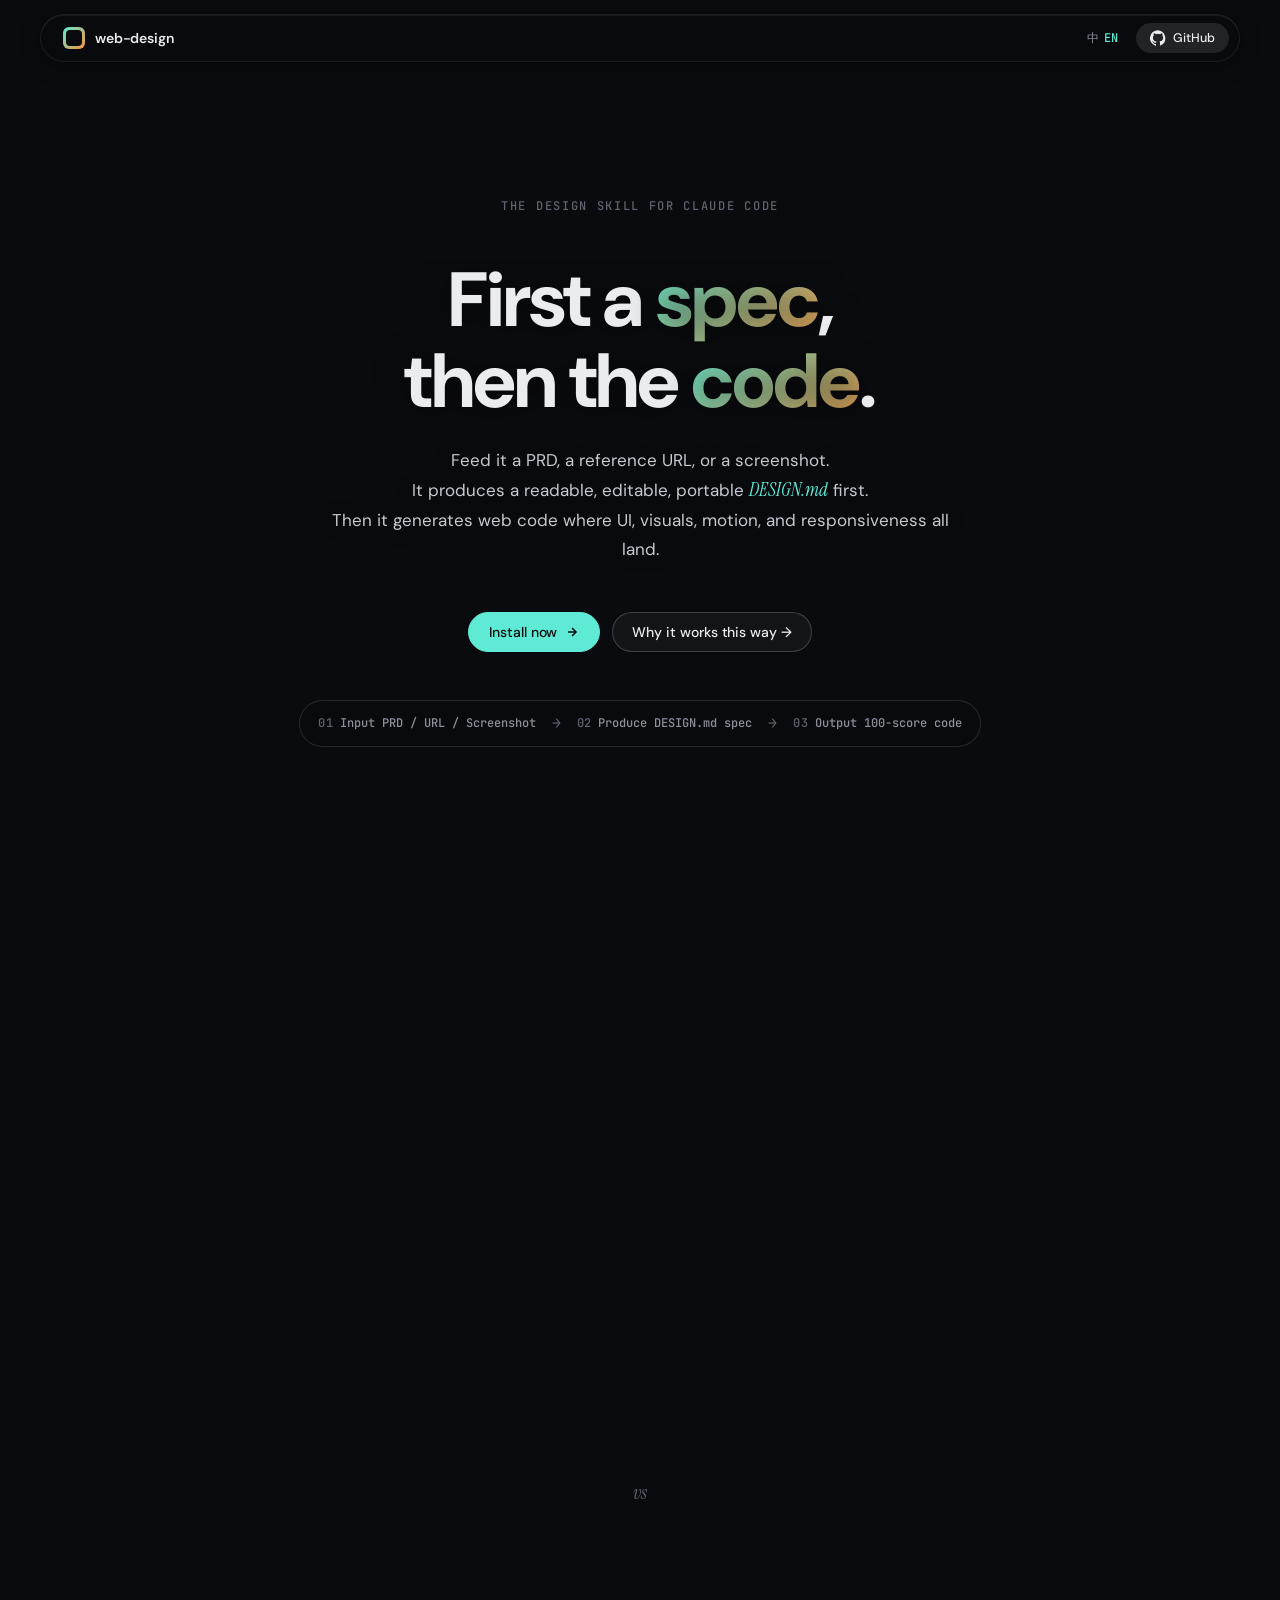
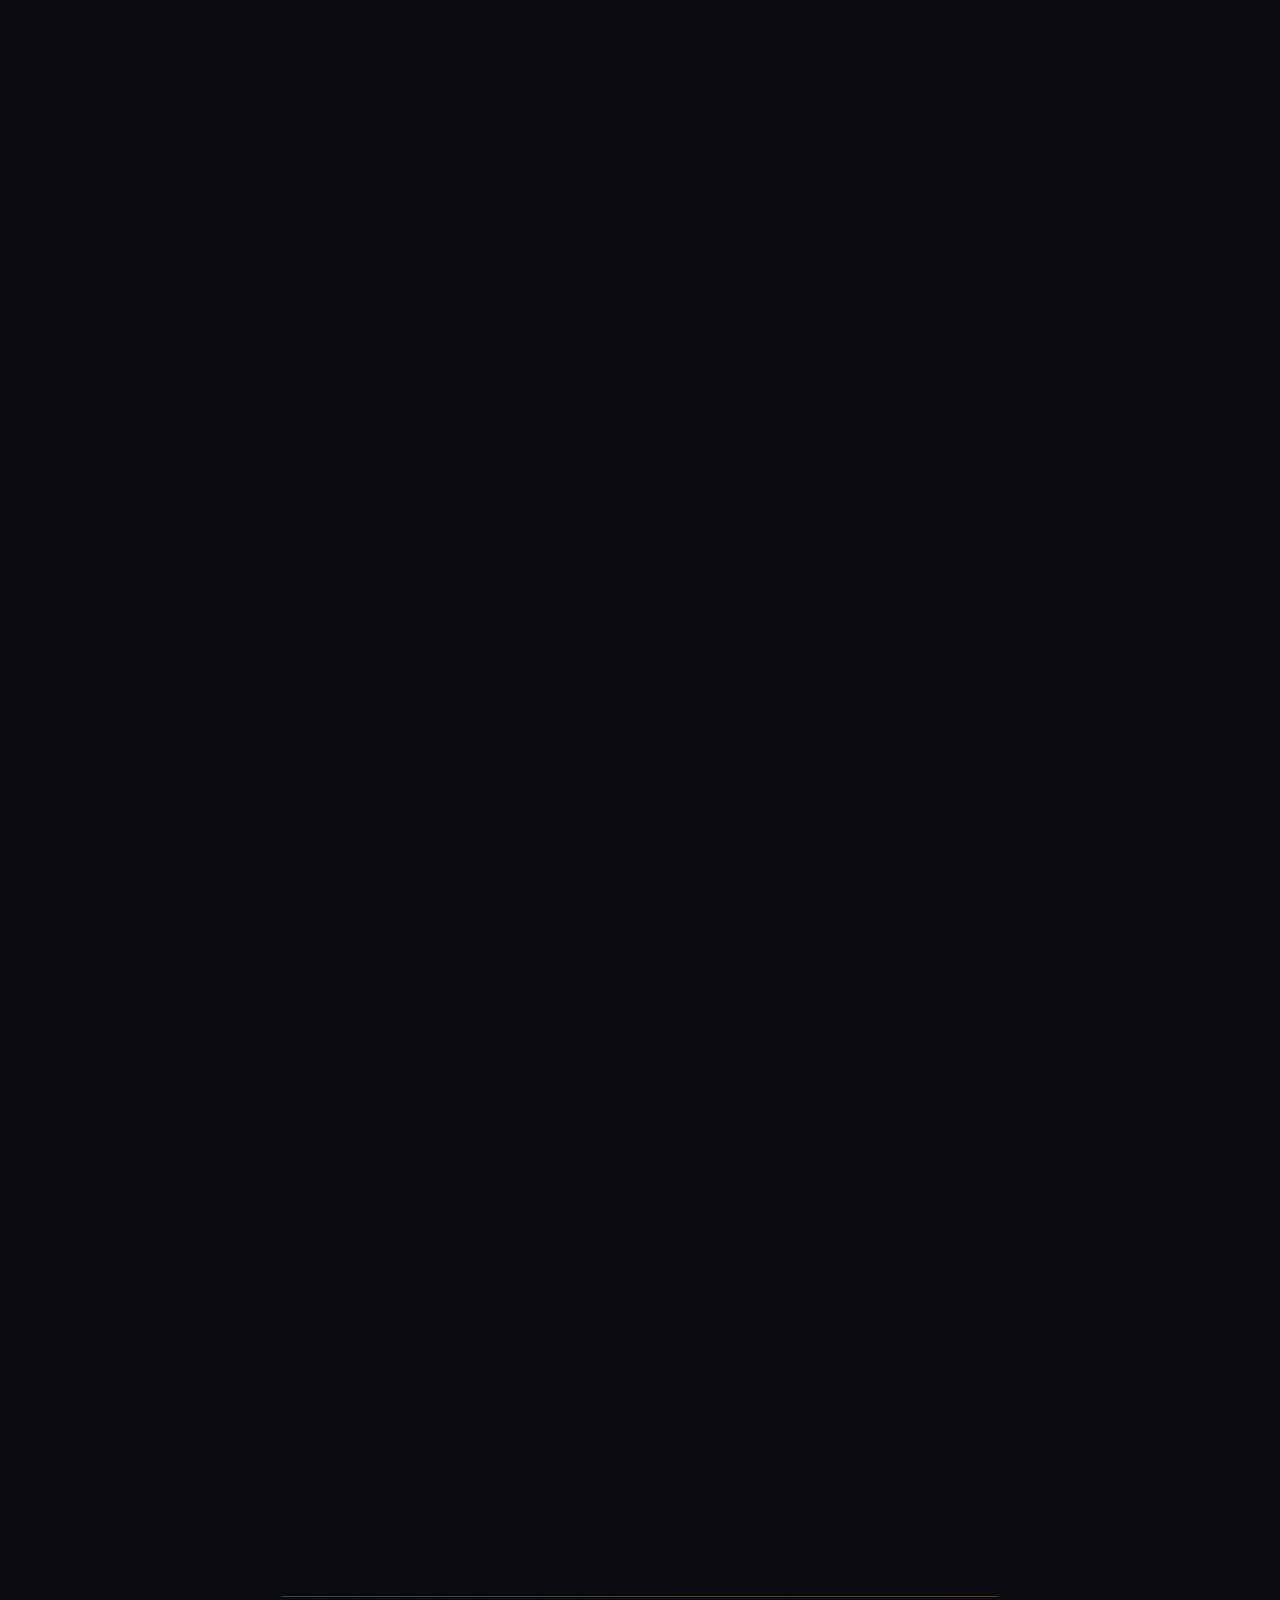
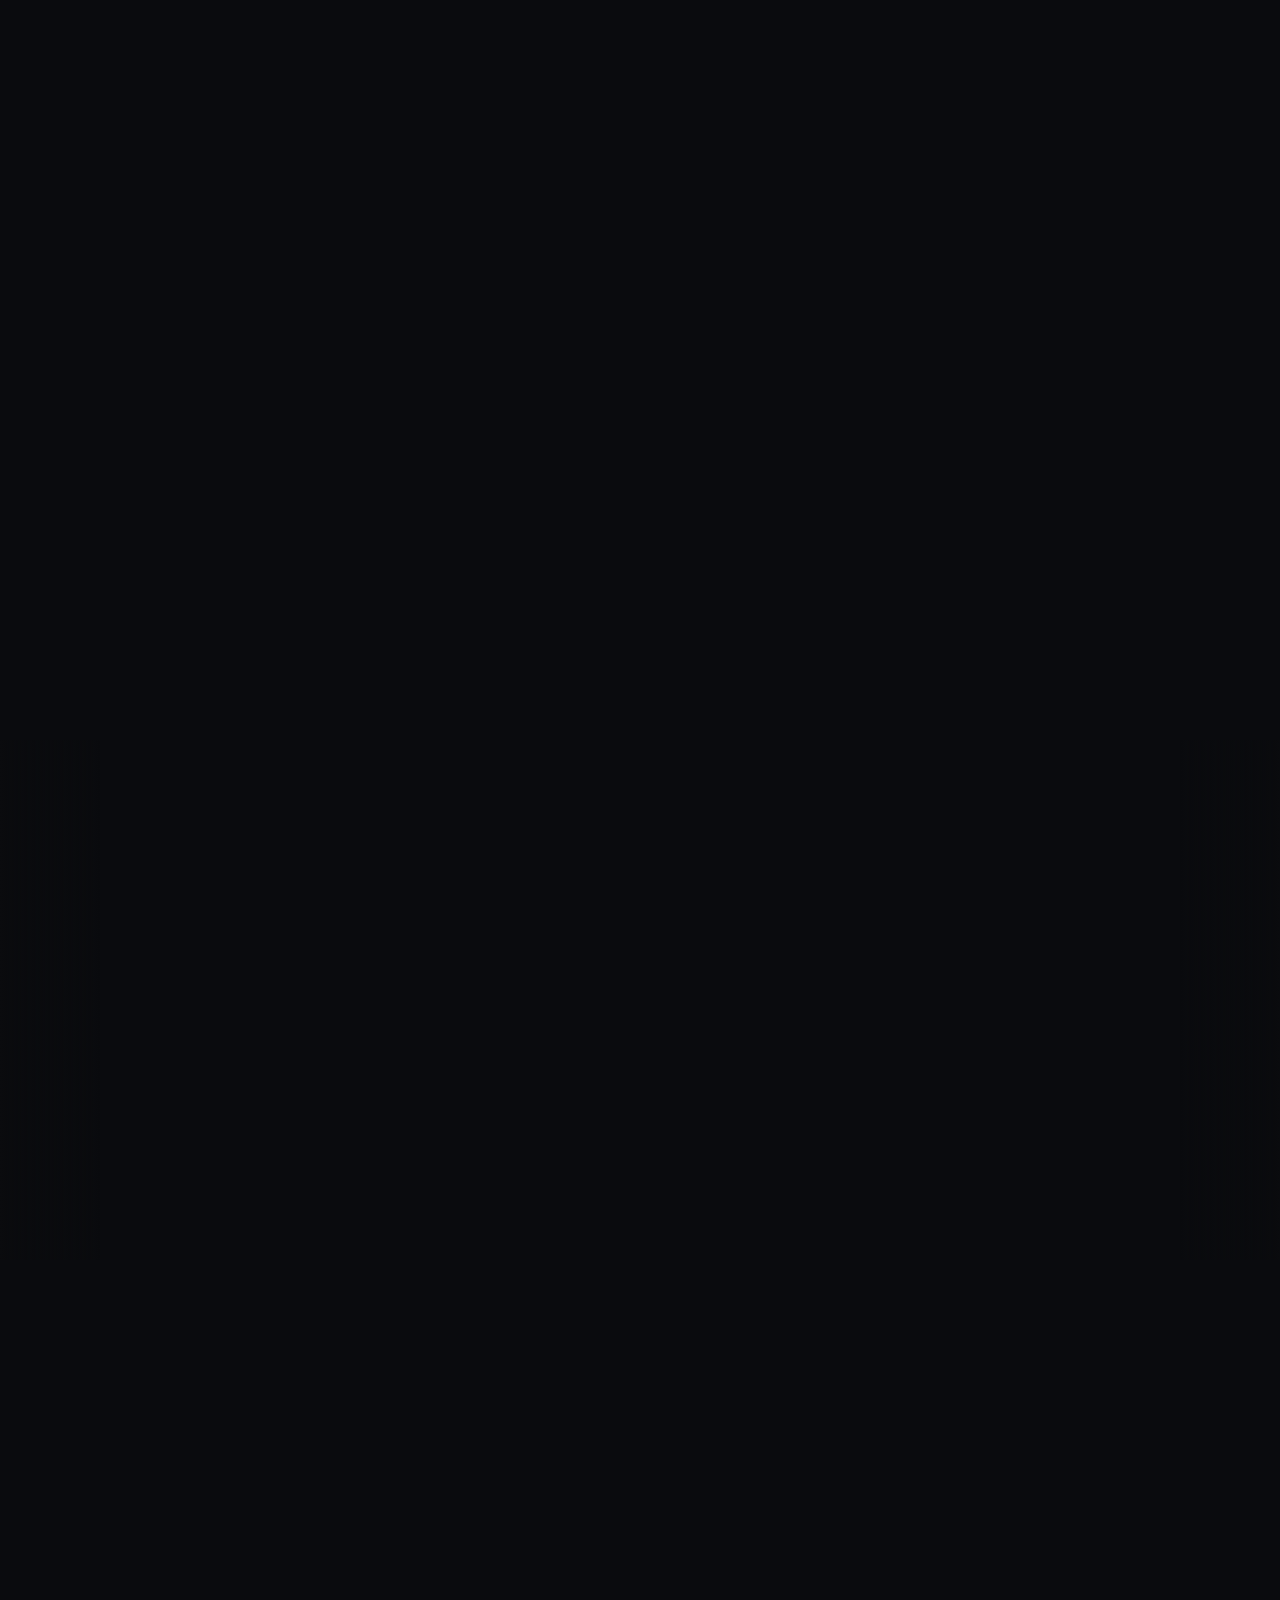
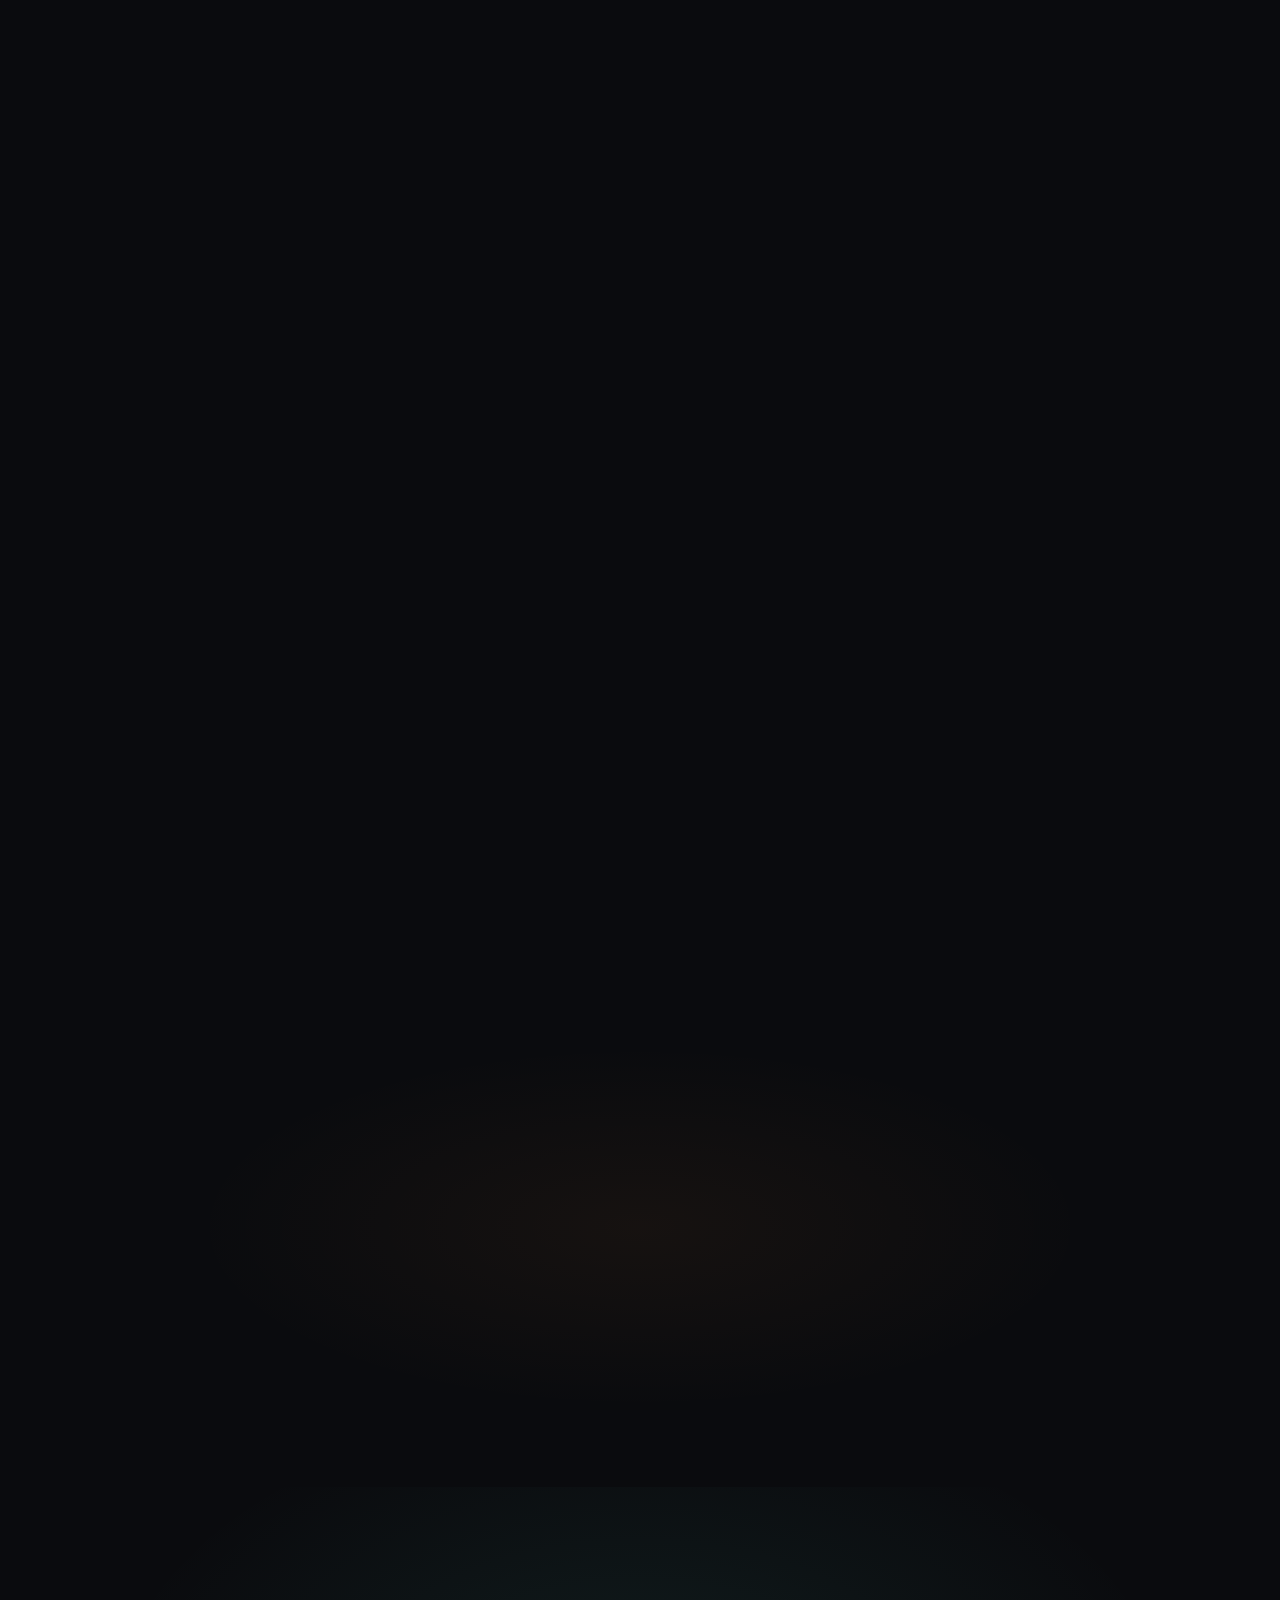
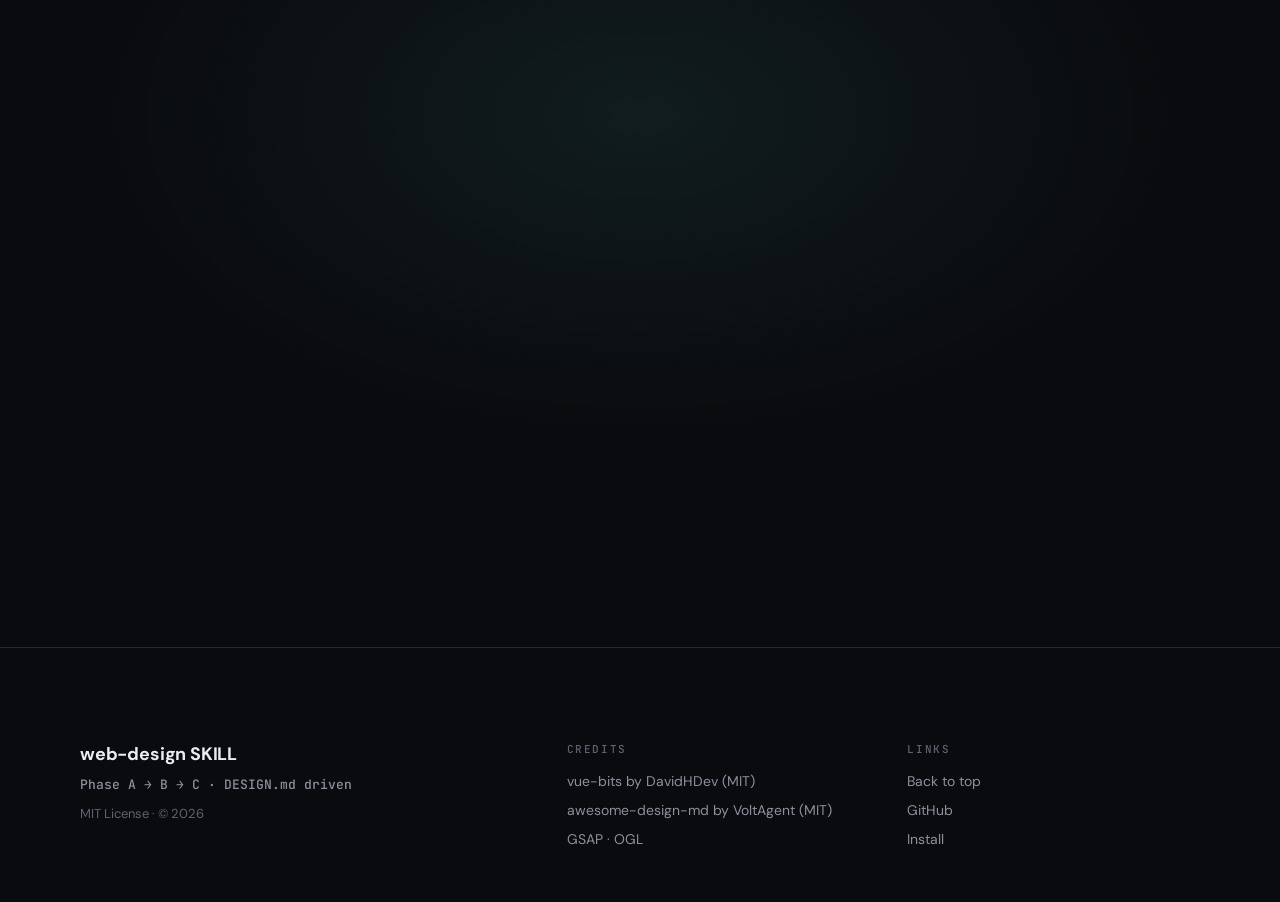
<file: .claude/skills/web-design/docs/index.html>
<!DOCTYPE html>
<html lang="en" data-lang="en">
<head>
  <meta charset="UTF-8">
  <meta name="viewport" content="width=device-width, initial-scale=1.0">
  <title>web-design SKILL — Spec first, code second</title>
  <meta name="description" content="A design SKILL for Claude Code. Feed it a PRD, a reference URL, or a screenshot. It produces a readable, editable DESIGN.md spec first, then web code where UI, visuals, motion, and responsiveness all land.">
  <meta name="theme-color" content="#0a0b0e">

  <link rel="preconnect" href="https://fonts.googleapis.com">
  <link rel="preconnect" href="https://fonts.gstatic.com" crossorigin>
  <link rel="stylesheet" href="https://fonts.googleapis.com/css2?family=DM+Sans:opsz,wght@9..40,400..700&family=Instrument+Serif:ital@0;1&family=JetBrains+Mono:wght@400;500&family=Noto+Sans+SC:wght@400..700&display=swap">

  <link rel="stylesheet" href="styles.css">
</head>
<body>
  <div class="scroll-progress" aria-hidden="true"></div>

  <!-- Floating glass magnetic bar -->
  <nav class="nav" id="nav">
    <div class="nav-inner">
      <a href="#top" class="nav-logo">
        <span class="logo-mark" aria-hidden="true"></span>
        <span data-i18n="brand">web-design</span>
      </a>
      <div class="nav-right">
        <button class="lang-toggle" aria-label="Toggle language">
          <span class="lang-zh">中</span>
          <span class="lang-en">EN</span>
        </button>
        <a href="https://github.com/KAOPU-XiaoPu/web-design" target="_blank" rel="noopener" class="nav-github">
          <svg width="16" height="16" viewBox="0 0 24 24" fill="currentColor" aria-hidden="true"><path d="M12 .3a12 12 0 0 0-3.8 23.4c.6.1.8-.3.8-.6v-2.2c-3.3.7-4-1.6-4-1.6-.5-1.4-1.3-1.8-1.3-1.8-1.1-.7.1-.7.1-.7 1.2.1 1.8 1.2 1.8 1.2 1.1 1.8 2.8 1.3 3.5 1 .1-.8.4-1.3.8-1.6-2.7-.3-5.5-1.3-5.5-6a4.7 4.7 0 0 1 1.3-3.2c-.1-.4-.6-1.6.1-3.2 0 0 1-.3 3.3 1.2a11.5 11.5 0 0 1 6 0C17.3 4.5 18.3 4.8 18.3 4.8c.7 1.6.2 2.8.1 3.2a4.7 4.7 0 0 1 1.3 3.2c0 4.6-2.8 5.6-5.5 5.9.4.4.8 1.1.8 2.2v3.3c0 .3.2.7.8.6A12 12 0 0 0 12 .3"/></svg>
          <span>GitHub</span>
        </a>
      </div>
    </div>
  </nav>

  <!-- 1. HERO — GradientBlinds background + centered text -->
  <header id="top" class="hero">
    <div class="gradient-blinds" aria-hidden="true"></div>
    <div class="hero-vignette" aria-hidden="true"></div>

    <div class="hero-inner container">
      <div class="eyebrow hero-eyebrow-anim" data-i18n="hero.eyebrow">THE DESIGN SKILL FOR CLAUDE CODE</div>
      <h1 class="hero-title">
        <span data-i18n="hero.before">First a </span><span class="key-gradient" data-i18n="hero.spec">spec</span><span data-i18n="hero.comma">, </span><br>
        <span data-i18n="hero.before2">then the </span><span class="key-gradient" data-i18n="hero.code">code</span><span data-i18n="hero.period">.</span>
      </h1>
      <p class="hero-sub hero-sub-anim">
        <span data-i18n="hero.sub1">Feed it a PRD, a reference URL, or a screenshot.</span><br>
        <span data-i18n="hero.sub2">It produces a readable, editable, portable <em>DESIGN.md</em> first.</span><br>
        <span data-i18n="hero.sub3">Then it generates web code where UI, visuals, motion, and responsiveness all land.</span>
      </p>
      <div class="hero-ctas hero-ctas-anim">
        <a href="#install" class="btn-primary" data-magnetic>
          <span data-i18n="hero.cta1">Install now</span>
          <svg width="14" height="14" viewBox="0 0 24 24" fill="none" stroke="currentColor" stroke-width="2.5"><path d="M5 12h14M12 5l7 7-7 7"/></svg>
        </a>
        <a href="#why" class="btn-ghost" data-i18n="hero.cta2">Why it works this way →</a>
      </div>
      <div class="hero-steps hero-steps-anim">
        <div class="step"><span class="step-num">01</span><span data-i18n="step.1">Input PRD / URL / Screenshot</span></div>
        <div class="step-sep">→</div>
        <div class="step"><span class="step-num">02</span><span data-i18n="step.2">Produce DESIGN.md spec</span></div>
        <div class="step-sep">→</div>
        <div class="step"><span class="step-num">03</span><span data-i18n="step.3">Output 100-score code</span></div>
      </div>
    </div>
  </header>

  <!-- 2. WHY -->
  <section id="why" class="why">
    <div class="container">
      <div class="section-head reveal">
        <div class="eyebrow" data-i18n="why.eyebrow">WHY DESIGN.MD</div>
        <h2 class="section-h2" data-i18n="why.title">Why a spec first</h2>
        <p class="section-sub" data-i18n="why.sub">AI writes code directly vs. spec-first, code-second — not in the same league.</p>
      </div>

      <div class="why-compare">
        <div class="why-col why-col-bad reveal">
          <div class="why-tag bad" data-i18n="why.bad.tag">AI writes directly</div>
          <div class="why-demo">
            <div class="code-line"><span class="comment">/* hero.css */</span></div>
            <div class="code-line"><span class="prop">background:</span> <span class="val">#2a2a2a</span>;</div>
            <div class="code-line"><span class="prop">color:</span> <span class="val">#333</span>;</div>
            <div class="code-line"><span class="prop">padding:</span> <span class="val">12px</span>;</div>
            <div class="code-line bad-line"><span class="comment">/* footer.css — new palette again */</span></div>
            <div class="code-line bad-line"><span class="prop">background:</span> <span class="val">#1d1d1d</span>;</div>
            <div class="code-line bad-line"><span class="prop">color:</span> <span class="val">rgb(45,45,45)</span>;</div>
            <div class="code-line bad-line"><span class="prop">padding:</span> <span class="val">14px</span>;</div>
          </div>
          <ul class="why-ul">
            <li data-i18n="why.bad.l1">× Colors drift between pages</li>
            <li data-i18n="why.bad.l2">× Type sizes depend on AI memory</li>
            <li data-i18n="why.bad.l3">× Motion tier picked on a whim</li>
            <li data-i18n="why.bad.l4">× New tool or chat → start over</li>
          </ul>
        </div>

        <div class="why-divider" aria-hidden="true">vs</div>

        <div class="why-col why-col-good reveal">
          <div class="why-tag good" data-i18n="why.good.tag">DESIGN.md first, then code</div>
          <div class="why-demo demo-good">
            <div class="code-line"><span class="comment">/* tokens from DESIGN.md */</span></div>
            <div class="code-line"><span class="prop">--bg:</span> <span class="val accent">#0a0b0e</span>;</div>
            <div class="code-line"><span class="prop">--text-1:</span> <span class="val accent">#ebecef</span>;</div>
            <div class="code-line"><span class="prop">--sp-5:</span> <span class="val accent">24px</span>;</div>
            <div class="code-line good-line"><span class="comment">/* every page references the same set */</span></div>
            <div class="code-line good-line"><span class="sel">.hero</span> { <span class="prop">background:</span> <span class="val">var(--bg)</span>; }</div>
            <div class="code-line good-line"><span class="sel">.footer</span> { <span class="prop">background:</span> <span class="val">var(--bg)</span>; }</div>
          </div>
          <ul class="why-ul">
            <li data-i18n="why.good.l1">✓ Colors, type, spacing all named</li>
            <li data-i18n="why.good.l2">✓ Consistent across pages</li>
            <li data-i18n="why.good.l3">✓ Portable across AI tools</li>
            <li data-i18n="why.good.l4">✓ Edit one DESIGN.md line, site-wide</li>
          </ul>
        </div>
      </div>
    </div>
  </section>

  <!-- 3. THREE INPUTS (simple 3-column grid) -->
  <section id="inputs" class="three-inputs">
    <div class="container">
      <div class="section-head reveal">
        <div class="eyebrow" data-i18n="inputs.eyebrow">THREE INPUTS · ONE OUTPUT</div>
        <h2 class="section-h2" data-i18n="inputs.title">Start from anywhere</h2>
        <p class="section-sub" data-i18n="inputs.sub">A PRD, a reference URL, a screenshot — or any combination. The SKILL decides where to extract design cues from.</p>
      </div>

      <div class="inputs-grid">
        <article class="input-item reveal">
          <div class="input-preview">
            <div class="preview-prd">
              <div class="p-h1"># Product</div>
              <div class="p-p">Tagline: an AI collaborator for designers</div>
              <div class="p-h2">## Target users</div>
              <div class="p-p">Indie designers · small teams</div>
              <div class="p-h2">## Core pages</div>
              <div class="p-p">Landing · Features · Pricing</div>
            </div>
          </div>
          <div class="input-body">
            <div class="input-num">01 / 03</div>
            <h3 class="input-title" data-i18n="input.1.title">PRD document</h3>
            <p class="input-desc" data-i18n="input.1.desc">Derives direction from positioning, audience, pages and competitors.</p>
          </div>
        </article>

        <article class="input-item reveal">
          <div class="input-preview">
            <div class="preview-url">
              <div class="url-bar">linear.app</div>
              <div class="token-row"><span class="chip" style="background:#5E6AD2"></span>#5E6AD2</div>
              <div class="token-row"><span class="chip" style="background:#0a0a0a"></span>#0A0A0A</div>
              <div class="token-row"><span class="chip" style="background:#f7f8f8"></span>#F7F8F8</div>
              <div class="token-row" style="color:#8d909c">Inter · 48/24/16</div>
              <div class="token-row" style="color:#5EEAD4">48 tokens ✓</div>
            </div>
          </div>
          <div class="input-body">
            <div class="input-num">02 / 03</div>
            <h3 class="input-title" data-i18n="input.2.title">Reference URL</h3>
            <p class="input-desc" data-i18n="input.2.desc">Playwright crawler extracts palette, fonts, spacing and motion — 48 tokens in seconds.</p>
          </div>
        </article>

        <article class="input-item reveal">
          <div class="input-preview">
            <div class="preview-shot">
              <span class="shot-anno">screenshot.png</span>
            </div>
          </div>
          <div class="input-body">
            <div class="input-num">03 / 03</div>
            <h3 class="input-title" data-i18n="input.3.title">Screenshot / Sketch</h3>
            <p class="input-desc" data-i18n="input.3.desc">Extracts mood, temperature, density and type tone straight from pixels. Reliable fallback.</p>
          </div>
        </article>
      </div>
    </div>
  </section>

  <!-- 4. WORKFLOW (3 cards horizontal, no pin) -->
  <section id="workflow" class="workflow">
    <div class="container">
      <div class="section-head reveal">
        <div class="eyebrow" data-i18n="wf.eyebrow">WORKFLOW · THREE PHASES</div>
        <h2 class="section-h2" data-i18n="wf.title">A → B → C · three phases</h2>
        <p class="section-sub" data-i18n="wf.sub">No one-shot shortcut. Each phase leaves you an approval gate.</p>
      </div>

      <div class="phases-grid">
        <article class="phase-card reveal">
          <div class="phase-card-head">
            <div class="phase-badge">A</div>
            <div>
              <div class="phase-step-label">PHASE A</div>
              <div class="phase-step-name" data-i18n="wf.a.name">Understand</div>
            </div>
          </div>
          <p class="phase-desc" data-i18n="wf.a.desc">Extract design cues from PRD / URL / screenshot / keywords / brand name; fallback chain has your back.</p>
          <div class="phase-out">
            <div class="po-h">// extracted</div>
            <ul class="po-list">
              <li data-i18n="wf.a.o1">· Tone keywords × 5</li>
              <li data-i18n="wf.a.o2">· Competitor tokens × 48</li>
              <li data-i18n="wf.a.o3">· Interaction tier suggestion</li>
            </ul>
          </div>
        </article>

        <article class="phase-card reveal">
          <div class="phase-card-head">
            <div class="phase-badge">B</div>
            <div>
              <div class="phase-step-label">PHASE B</div>
              <div class="phase-step-name" data-i18n="wf.b.name">Produce DESIGN.md</div>
            </div>
          </div>
          <p class="phase-desc" data-i18n="wf.b.desc">A full 9-section spec. Once you approve it, it lives in your project and can be edited by hand.</p>
          <div class="phase-out">
            <div class="po-h">// DESIGN.md · 9 sections</div>
            <ul class="po-list">
              <li>· Color · Type · Component</li>
              <li>· Layout · Motion · Depth</li>
              <li>· Do's / Don'ts · Responsive</li>
            </ul>
          </div>
        </article>

        <article class="phase-card reveal">
          <div class="phase-card-head">
            <div class="phase-badge">C</div>
            <div>
              <div class="phase-step-label">PHASE C</div>
              <div class="phase-step-name" data-i18n="wf.c.name">Generate code</div>
            </div>
          </div>
          <p class="phase-desc" data-i18n="wf.c.desc">Strictly follows the spec. Self-audits against the 100-score checklist. Diff-audits when a reference exists.</p>
          <div class="phase-out">
            <div class="po-h">// audit · 100-score</div>
            <ul class="po-list">
              <li>✓ 0 hardcoded hex</li>
              <li data-i18n="wf.c.o2">✓ All component states covered</li>
              <li data-i18n="wf.c.o3">✓ Responsive + reduced-motion</li>
            </ul>
          </div>
        </article>
      </div>
    </div>
  </section>

  <!-- 5. WHAT'S INSIDE — 3D RollingGallery cylinder -->
  <section id="inside" class="whats-inside">
    <div class="container">
      <div class="section-head reveal">
        <div class="eyebrow" data-i18n="inside.eyebrow">WHAT'S INSIDE</div>
        <h2 class="section-h2" data-i18n="inside.title">A full design asset vault</h2>
        <p class="section-sub" data-i18n="inside.sub">The SKILL ships with its own reference library — drag to spin, hover to pause.</p>
      </div>
    </div>

    <div class="rolling-gallery" data-autoplay="true" data-pause-on-hover="true">
      <div class="rolling-viewport">
        <div class="rolling-track" role="list">
          <div class="rolling-face" style="--i:0" role="listitem">
            <div class="rolling-card card-1">
              <div class="rc-num">01</div>
              <h3 class="rc-title" data-i18n="art.1.title">58 brand presets</h3>
              <p class="rc-body" data-i18n="art.1.body">Linear · Stripe · Apple · Supabase · Vercel · Figma · Cursor · …</p>
              <div class="rc-tags"><span class="tag">AI/ML</span><span class="tag">Dev</span><span class="tag">+4</span></div>
            </div>
          </div>
          <div class="rolling-face" style="--i:1" role="listitem">
            <div class="rolling-card card-2">
              <div class="rc-num">02</div>
              <h3 class="rc-title" data-i18n="art.2.title">10 style seeds</h3>
              <p class="rc-body" data-i18n="art.2.body">Editorial · Dark tech · Minimal · Pro · Playful · Zen · Cyber · Organic · Swiss · Glass</p>
              <div class="rc-tags"><span class="tag">Mix OK</span></div>
            </div>
          </div>
          <div class="rolling-face" style="--i:2" role="listitem">
            <div class="rolling-card card-3">
              <div class="rc-num">03</div>
              <h3 class="rc-title" data-i18n="art.3.title">3 interaction tiers</h3>
              <p class="rc-body" data-i18n="art.3.body">L1 static · L2 fluid · L3 immersive (pin + 3D + WebGL)</p>
              <div class="rc-tags"><span class="tag">L1</span><span class="tag">L2</span><span class="tag tag-warm">L3</span></div>
            </div>
          </div>
          <div class="rolling-face" style="--i:3" role="listitem">
            <div class="rolling-card card-4">
              <div class="rc-num">04</div>
              <h3 class="rc-title" data-i18n="art.4.title">7 scene defaults</h3>
              <p class="rc-body" data-i18n="art.4.body">Landing · Portfolio · Blog · Dashboard · PPT · App UI · Email</p>
              <div class="rc-tags"><span class="tag">Scene-driven</span></div>
            </div>
          </div>
          <div class="rolling-face" style="--i:4" role="listitem">
            <div class="rolling-card card-5">
              <div class="rc-num">05</div>
              <h3 class="rc-title" data-i18n="art.5.title">Motion library · 124</h3>
              <p class="rc-body" data-i18n="art.5.body">Text 24 + Animations 29 + Components 32 + Backgrounds 40, curated per style.</p>
              <div class="rc-tags"><span class="tag">MIT credited</span></div>
            </div>
          </div>
          <div class="rolling-face" style="--i:5" role="listitem">
            <div class="rolling-card card-6">
              <div class="rc-num">06</div>
              <h3 class="rc-title" data-i18n="art.6.title">Crawler + QA scripts</h3>
              <p class="rc-body" data-i18n="art.6.body">Playwright viewport crawler · static token extractor · quality checklist self-audit.</p>
              <div class="rc-tags"><span class="tag">Python</span><span class="tag">Graceful</span></div>
            </div>
          </div>
        </div>
      </div>
    </div>
  </section>

  <!-- 6. SHOWCASE — 3D hula-hoop perspective ring -->
  <section id="showcase" class="showcase">
    <div class="container">
      <div class="section-head reveal">
        <div class="eyebrow" data-i18n="showcase.eyebrow">BUILT WITH</div>
        <h2 class="section-h2" data-i18n="showcase.title">Made with this SKILL</h2>
      </div>
    </div>

    <div class="dome-root reveal" data-count="10">
      <div class="dome-main">
        <div class="dome-stage">
          <div class="dome-sphere">
            <!-- tiles injected by JS -->
          </div>
        </div>
        <div class="dome-overlay"></div>
        <div class="dome-overlay dome-overlay--blur"></div>
        <div class="dome-edge dome-edge--top"></div>
        <div class="dome-edge dome-edge--bottom"></div>
      </div>

      <!-- image palette · JS clones these into every tile on the sphere -->
      <template class="dome-palette">
        <img class="dome-img" src="images/optimized/01.webp" alt="">
        <img class="dome-img" src="images/optimized/02.webp" alt="">
        <img class="dome-img" src="images/optimized/03.webp" alt="">
        <img class="dome-img" src="images/optimized/04.webp" alt="">
        <img class="dome-img" src="images/optimized/05.webp" alt="">
        <img class="dome-img" src="images/optimized/06.webp" alt="">
        <img class="dome-img" src="images/optimized/07.webp" alt="">
        <img class="dome-img" src="images/optimized/08.webp" alt="">
        <img class="dome-img" src="images/optimized/09.webp" alt="">
        <img class="dome-img" src="images/optimized/10.webp" alt="">
        <img class="dome-img" src="images/optimized/11.webp" alt="">
        <img class="dome-img" src="images/optimized/12.webp" alt="">
        <img class="dome-img" src="images/optimized/13.webp" alt="">
        <img class="dome-img" src="images/optimized/14.webp" alt="">
        <img class="dome-img" src="images/optimized/15.webp" alt="">
        <img class="dome-img" src="images/optimized/16.webp" alt="">
        <img class="dome-img" src="images/optimized/17.webp" alt="">
        <img class="dome-img" src="images/optimized/18.webp" alt="">
        <img class="dome-img" src="images/optimized/19.webp" alt="">
        <img class="dome-img" src="images/optimized/20.webp" alt="">
        <img class="dome-img" src="images/optimized/21.webp" alt="">
        <img class="dome-img" src="images/optimized/22.webp" alt="">
        <img class="dome-img" src="images/optimized/23.webp" alt="">
        <img class="dome-img" src="images/optimized/24.webp" alt="">
        <img class="dome-img" src="images/optimized/25.webp" alt="">
        <img class="dome-img" src="images/optimized/26.webp" alt="">
        <img class="dome-img" src="images/optimized/27.webp" alt="">
        <img class="dome-img" src="images/optimized/28.webp" alt="">
        <img class="dome-img" src="images/optimized/29.webp" alt="">
        <img class="dome-img" src="images/optimized/30.webp" alt="">
        <img class="dome-img" src="images/optimized/31.webp" alt="">
        <img class="dome-img" src="images/optimized/32.webp" alt="">
        <img class="dome-img" src="images/optimized/33.webp" alt="">
        <img class="dome-img" src="images/optimized/34.webp" alt="">
        <img class="dome-img" src="images/optimized/35.webp" alt="">
        <img class="dome-img" src="images/optimized/36.webp" alt="">
        <img class="dome-img" src="images/optimized/37.webp" alt="">
        <img class="dome-img" src="images/optimized/38.webp" alt="">
        <img class="dome-img" src="images/optimized/39.webp" alt="">
        <img class="dome-img" src="images/optimized/40.webp" alt="">
        <img class="dome-img" src="images/optimized/41.webp" alt="">
        <img class="dome-img" src="images/optimized/42.webp" alt="">
      </template>
    </div>
  </section>

  <!-- 7. MADE BY — author card -->
  <section id="author" class="author">
    <div class="author-inner reveal">
      <div class="eyebrow" data-i18n="author.eyebrow">MADE BY</div>
      <div class="author-avatar">
        <img src="images/preview/avatar.webp" alt="小普 · XiaoPu">
      </div>
      <h3 class="author-name">小普 · XiaoPu</h3>
      <p class="author-bio" data-i18n="author.bio">web-design is a side project. If it saves you time, a star on GitHub helps keep it actively maintained.</p>
      <div class="author-links">
        <a class="author-btn author-btn-icon" href="https://github.com/KAOPU-XiaoPu/web-design" target="_blank" rel="noopener" aria-label="GitHub">
          <svg width="16" height="16" viewBox="0 0 24 24" fill="currentColor" aria-hidden="true"><path d="M12 .3a12 12 0 0 0-3.8 23.4c.6.1.8-.3.8-.6v-2.2c-3.3.7-4-1.6-4-1.6-.5-1.4-1.3-1.8-1.3-1.8-1.1-.7.1-.7.1-.7 1.2.1 1.8 1.2 1.8 1.2 1.1 1.8 2.8 1.3 3.5 1 .1-.8.4-1.3.8-1.6-2.7-.3-5.5-1.3-5.5-6a4.7 4.7 0 0 1 1.3-3.2c-.1-.4-.6-1.6.1-3.2 0 0 1-.3 3.3 1.2a11.5 11.5 0 0 1 6 0C17.3 4.5 18.3 4.8 18.3 4.8c.7 1.6.2 2.8.1 3.2a4.7 4.7 0 0 1 1.3 3.2c0 4.6-2.8 5.6-5.5 5.9.4.4.8 1.1.8 2.2v3.3c0 .3.2.7.8.6A12 12 0 0 0 12 .3"/></svg>
        </a>
        <a class="author-btn" href="https://www.woshipm.com/u/1535316" target="_blank" rel="noopener">
          <span class="author-btn-dot" aria-hidden="true">人</span>
          <span>人人都是产品经理</span>
        </a>
      </div>
    </div>
  </section>

  <!-- 8. INSTALL -->
  <section id="install" class="install">
    <div class="container install-inner reveal">
      <div class="eyebrow" data-i18n="install.eyebrow">INSTALL · IT'S OPEN SOURCE</div>
      <h2 class="install-title">
        <span data-i18n="install.free">Free</span> <span data-i18n="install.open">open-source</span>.<br>
        <em>Clone</em> <span data-i18n="install.works">to run</span>.
      </h2>
      <p class="section-sub" data-i18n="install.sub">No account. No API key. No subscription.</p>

      <div class="codeblock">
        <span class="prompt" aria-hidden="true">$</span>
        <code class="cmd">git clone https://github.com/KAOPU-XiaoPu/web-design ~/.claude/skills/web-design</code>
        <button class="copy-btn" data-cmd="git clone https://github.com/KAOPU-XiaoPu/web-design ~/.claude/skills/web-design">
          <span class="copy-label" data-i18n="install.copy">Copy</span>
          <span class="copy-toast" data-i18n="install.toast">In your clipboard →</span>
        </button>
      </div>

      <div class="install-req">
        <span data-i18n="install.req">Requires</span>
        <a href="https://claude.com/claude-code" target="_blank" rel="noopener">Claude Code</a>
      </div>

      <div class="install-ctas">
        <a href="https://github.com/KAOPU-XiaoPu/web-design" target="_blank" rel="noopener" class="btn-primary" data-magnetic>
          <svg width="16" height="16" viewBox="0 0 24 24" fill="currentColor" aria-hidden="true"><path d="M12 .3a12 12 0 0 0-3.8 23.4c.6.1.8-.3.8-.6v-2.2c-3.3.7-4-1.6-4-1.6-.5-1.4-1.3-1.8-1.3-1.8-1.1-.7.1-.7.1-.7 1.2.1 1.8 1.2 1.8 1.2 1.1 1.8 2.8 1.3 3.5 1 .1-.8.4-1.3.8-1.6-2.7-.3-5.5-1.3-5.5-6a4.7 4.7 0 0 1 1.3-3.2c-.1-.4-.6-1.6.1-3.2 0 0 1-.3 3.3 1.2a11.5 11.5 0 0 1 6 0C17.3 4.5 18.3 4.8 18.3 4.8c.7 1.6.2 2.8.1 3.2a4.7 4.7 0 0 1 1.3 3.2c0 4.6-2.8 5.6-5.5 5.9.4.4.8 1.1.8 2.2v3.3c0 .3.2.7.8.6A12 12 0 0 0 12 .3"/></svg>
          <span data-i18n="install.github">View on GitHub</span>
        </a>
      </div>
    </div>
  </section>

  <!-- Footer -->
  <footer class="footer">
    <div class="container footer-grid">
      <div class="footer-col footer-brand">
        <div class="footer-title">web-design SKILL</div>
        <p class="footer-tag" data-i18n="footer.tag">Phase A → B → C · DESIGN.md driven</p>
        <p class="footer-meta">MIT License · © 2026</p>
      </div>
      <div class="footer-col">
        <div class="footer-h" data-i18n="footer.credits">Credits</div>
        <ul class="footer-list">
          <li><a href="https://github.com/DavidHDev/vue-bits" target="_blank" rel="noopener">vue-bits</a> by DavidHDev (MIT)</li>
          <li><a href="https://github.com/VoltAgent/awesome-design-md" target="_blank" rel="noopener">awesome-design-md</a> by VoltAgent (MIT)</li>
          <li>GSAP · OGL</li>
        </ul>
      </div>
      <div class="footer-col">
        <div class="footer-h" data-i18n="footer.links">Links</div>
        <ul class="footer-list">
          <li><a href="#top" data-i18n="footer.top">Back to top</a></li>
          <li><a href="https://github.com/KAOPU-XiaoPu/web-design" target="_blank" rel="noopener">GitHub</a></li>
          <li><a href="#install" data-i18n="footer.install">Install</a></li>
        </ul>
      </div>
    </div>
  </footer>

  <!-- Scripts -->
  <script src="https://cdn.jsdelivr.net/npm/gsap@3.12.5/dist/gsap.min.js"></script>
  <script type="module" src="app.js"></script>
</body>
</html>
</file>
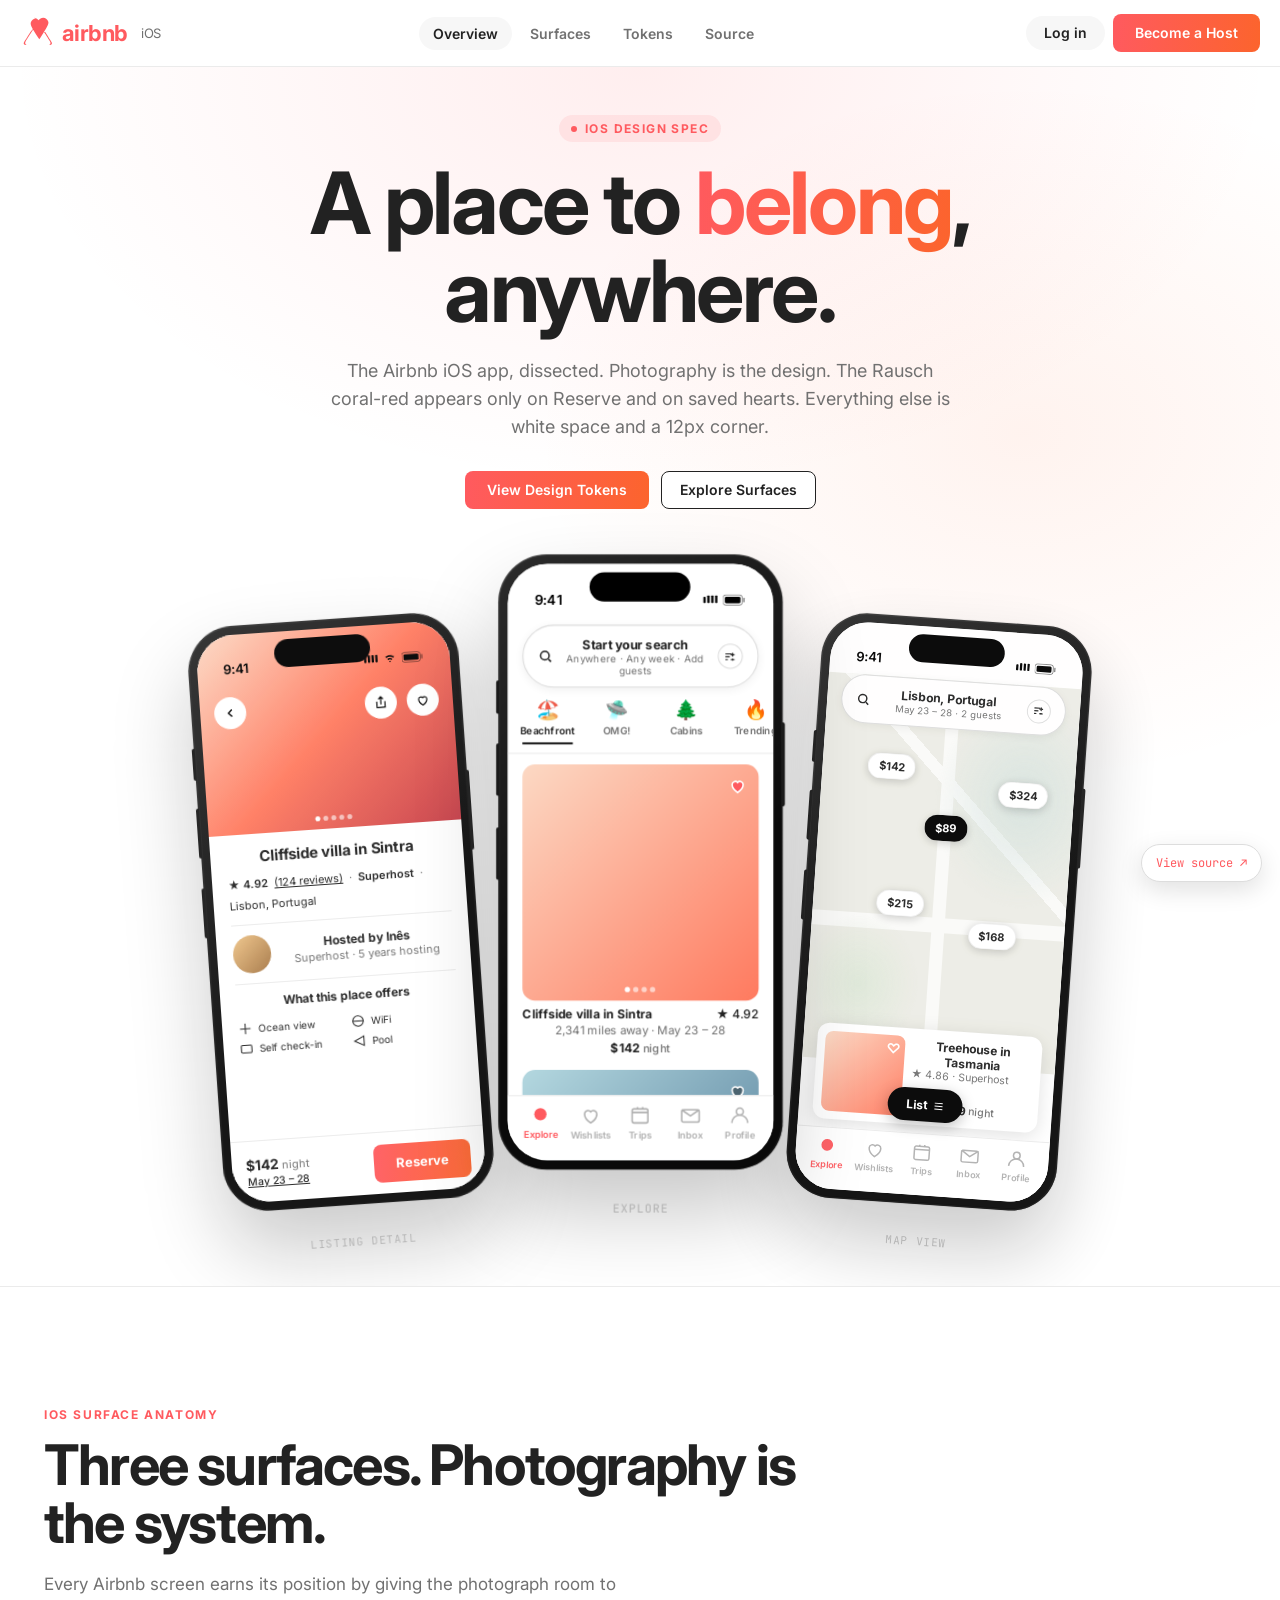
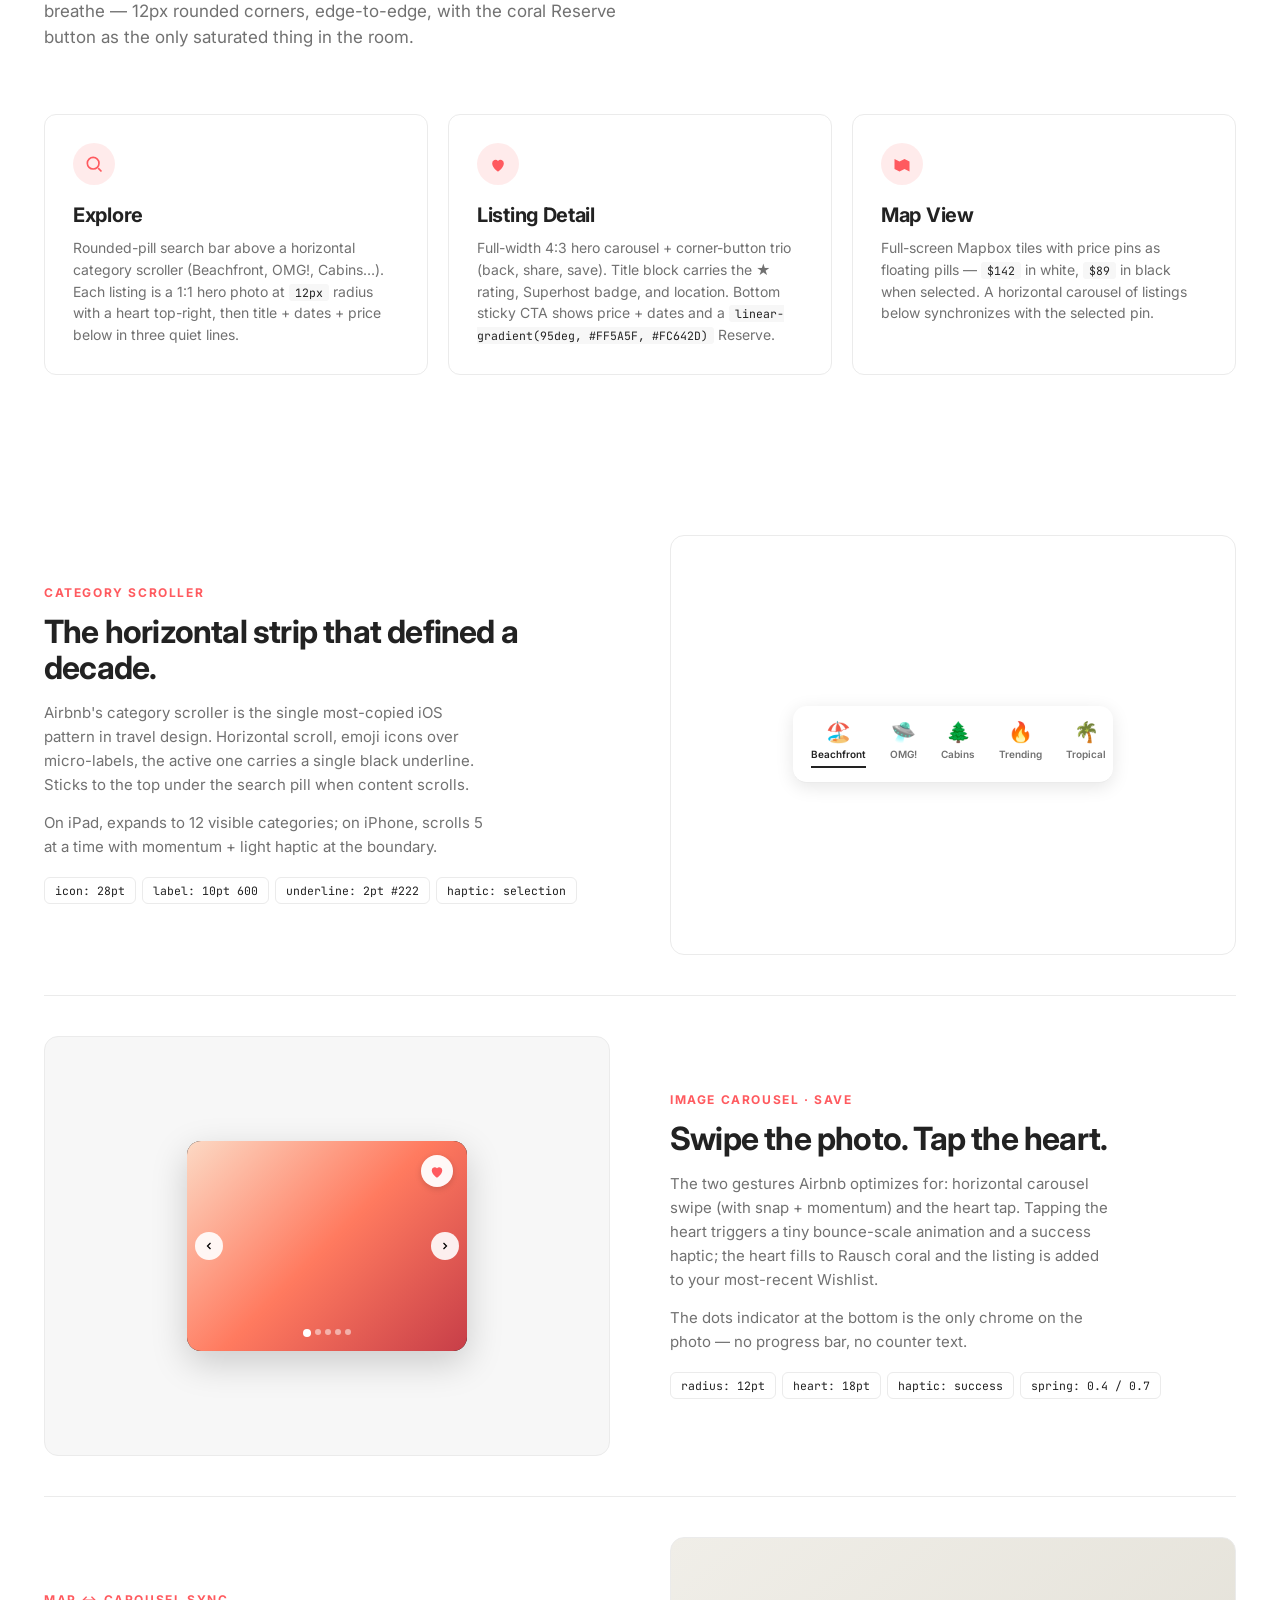
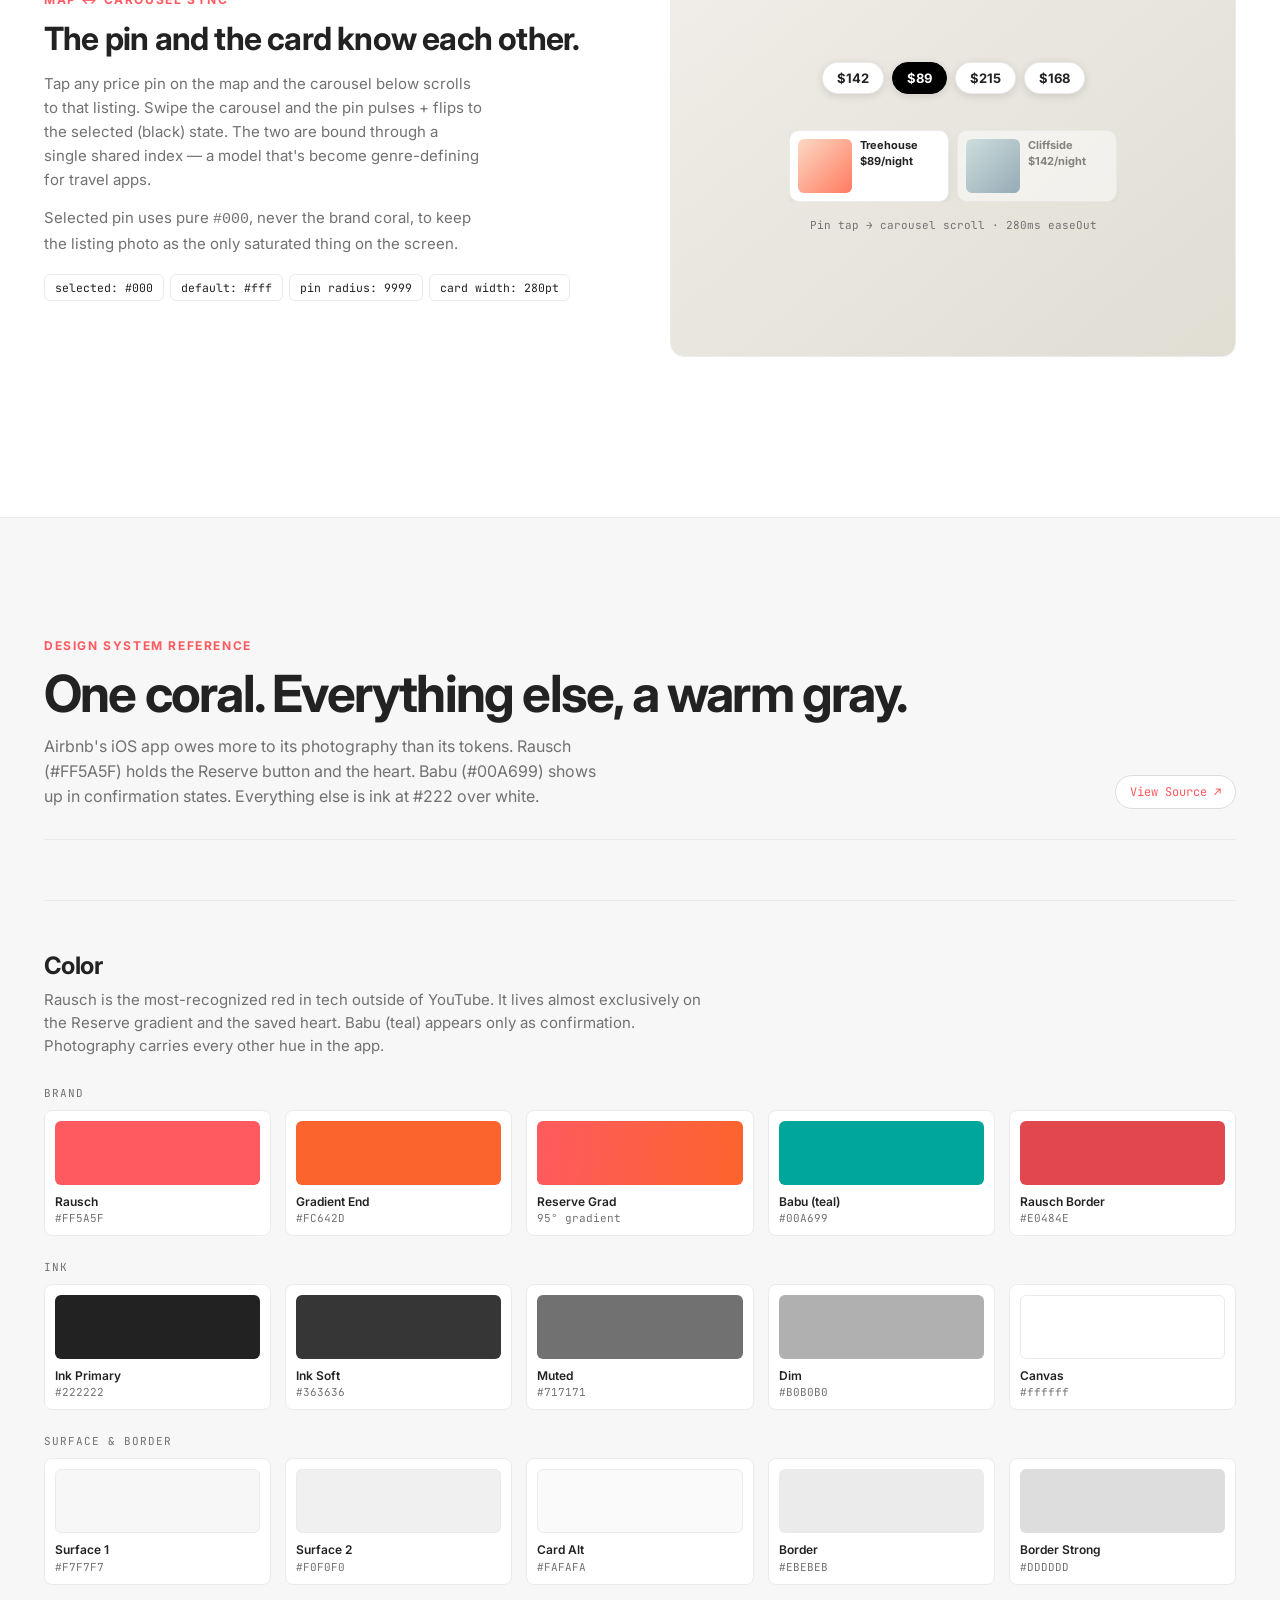
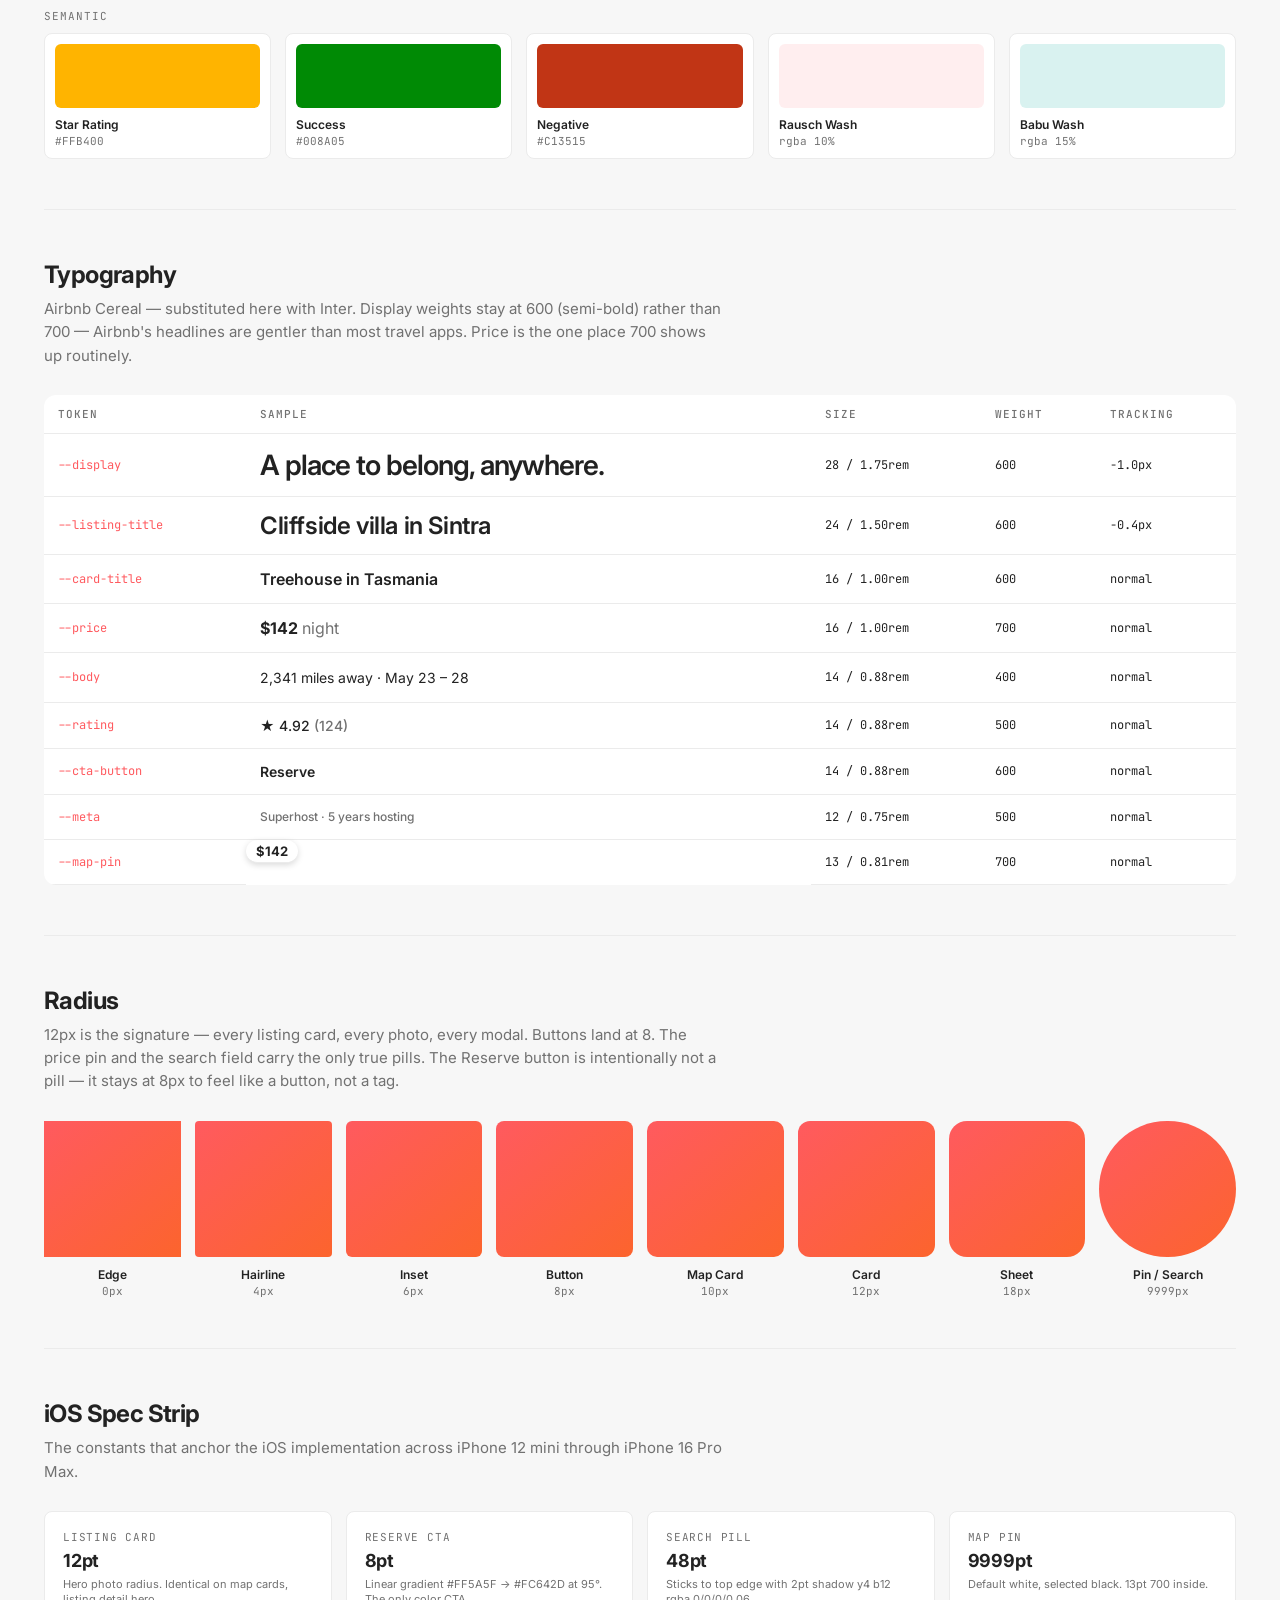
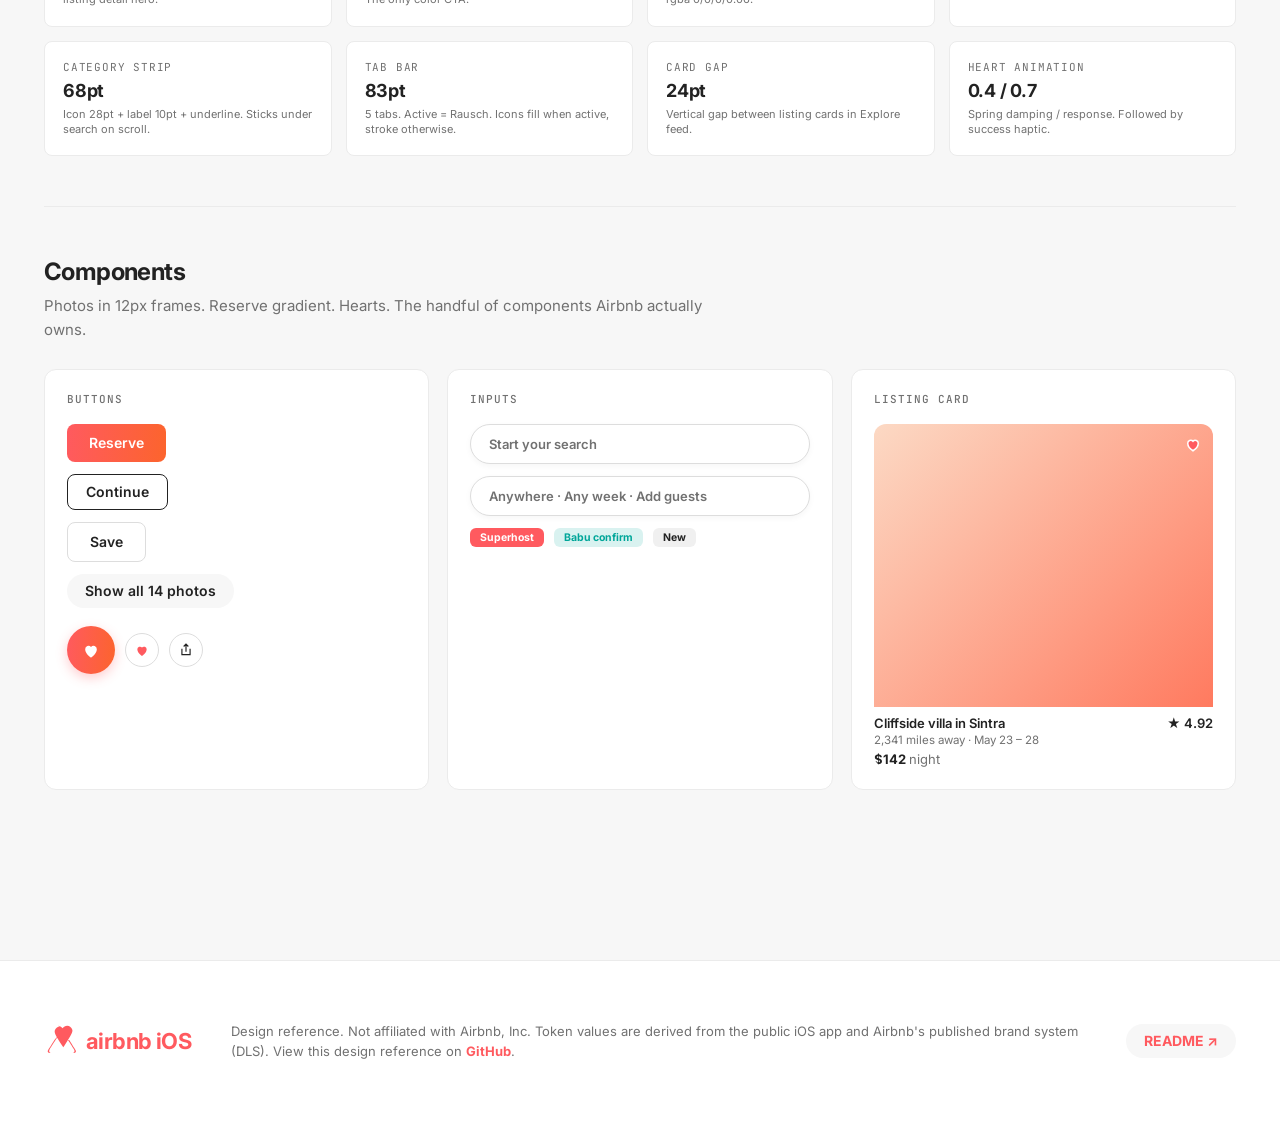
<file: .claude/skills/awesome-design-html/assets/ios/design.airbnb-ios.html>
<!doctype html>
<html lang="en">
<head>
<meta charset="utf-8" />
<meta name="viewport" content="width=device-width, initial-scale=1" />
<title>Airbnb — iOS design spec</title>
<meta name="description" content="Airbnb iOS app design reference. #ffffff canvas, #FF5A5F Rausch coral-red, 12px corners, photography-first, Cereal typography." />
<link rel="preconnect" href="https://fonts.googleapis.com" />
<link rel="preconnect" href="https://fonts.gstatic.com" crossorigin />
<link href="https://fonts.googleapis.com/css2?family=Inter:wght@400;500;600;700;800;900&family=JetBrains+Mono:wght@400;500&display=swap" rel="stylesheet" />
<style>
:root{
  --canvas:#ffffff; --surface-1:#F7F7F7; --surface-2:#F0F0F0; --surface-card:#FFFFFF; --surface-card-alt:#FAFAFA;
  --accent:#FF5A5F; --accent-border:#E0484E; --accent-hover:#E94B50; --accent-grad-end:#FC642D; --accent-teal:#00A699;
  --ink:#222222; --ink-soft:#363636; --ink-muted:#717171; --ink-dim:#B0B0B0;
  --border:#EBEBEB; --border-soft:#F0F0F0; --border-strong:#DDDDDD;
  --gold:#FFB400;
  --font-ui:"Inter",-apple-system,BlinkMacSystemFont,"Helvetica Neue",helvetica,arial,sans-serif;
  --font-mono:"JetBrains Mono",ui-monospace,monospace;
  --r-min:2px; --r-sm:4px; --r-md:6px; --r-lg:8px; --r-xl:12px; --r-card:12px; --r-full:9999px;
}
*{box-sizing:border-box;margin:0;padding:0}
html,body{background:var(--canvas);color:var(--ink);font-family:var(--font-ui);-webkit-font-smoothing:antialiased}
a{color:inherit;text-decoration:none}
button{font-family:inherit;border:0;background:none;color:inherit;cursor:pointer}
img,svg{display:block;max-width:100%}
.container{max-width:1240px;margin:0 auto;padding:0 24px}

/* ========== NAV ========== */
.nav-wrap{position:sticky;top:0;z-index:50;background:rgba(255,255,255,.92);backdrop-filter:blur(20px);border-bottom:1px solid var(--border)}
.nav{display:flex;align-items:center;justify-content:space-between;padding:14px 0}
.brand{display:flex;align-items:center;gap:10px;font-weight:700;font-size:22px;letter-spacing:-.6px;color:var(--accent)}
.brand-mark{width:32px;height:32px;display:grid;place-items:center}
.brand-mark svg{width:32px;height:32px;fill:var(--accent)}
.nav-mid{display:flex;gap:4px}
.nav-pill{padding:8px 14px;border-radius:var(--r-full);font-size:14px;font-weight:600;color:var(--ink-muted)}
.nav-pill:hover{color:var(--ink);background:var(--surface-1)}
.nav-pill.active{color:var(--ink);background:var(--surface-1)}
.nav-cta{display:flex;align-items:center;gap:8px}
.btn{display:inline-flex;align-items:center;gap:6px;font-weight:600;font-size:14px;line-height:1;cursor:pointer;border:0;text-decoration:none;transition:transform .12s, background .15s, color .15s}
.btn:hover{transform:translateY(-1px)}
.btn-primary{background:linear-gradient(95deg,#FF5A5F,#FC642D);color:#fff;padding:12px 22px;border-radius:var(--r-lg)}
.btn-primary:hover{filter:brightness(.95)}
.btn-pill{background:var(--surface-1);color:var(--ink);padding:10px 18px;border-radius:var(--r-full)}
.btn-outline{background:#fff;border:1px solid var(--ink);color:var(--ink);padding:10px 18px;border-radius:var(--r-lg)}
.btn-light{background:#fff;border:1px solid var(--border-strong);color:var(--ink);padding:12px 22px;border-radius:var(--r-lg)}

/* ========== HERO ========== */
.hero{position:relative;padding:48px 0 100px;overflow:hidden;background:#fff}
.hero::before{content:"";position:absolute;inset:0;background:radial-gradient(900px 600px at 50% 0%,rgba(255,90,95,.10),transparent 70%),radial-gradient(700px 500px at 80% 30%,rgba(252,100,45,.08),transparent 70%);pointer-events:none}
.hero-inner{position:relative;text-align:center;max-width:920px;margin:0 auto}
.hero-eyebrow{display:inline-flex;align-items:center;gap:8px;padding:6px 12px;border-radius:var(--r-full);background:rgba(255,90,95,.10);color:var(--accent);font-size:12px;font-weight:700;letter-spacing:1.4px;text-transform:uppercase;margin-bottom:18px}
.hero-eyebrow .dot{width:6px;height:6px;border-radius:50%;background:var(--accent)}
.hero h1{font-size:clamp(44px,7vw,86px);line-height:1.02;letter-spacing:-2.4px;font-weight:700;margin-bottom:22px;color:var(--ink)}
.hero h1 .gradient-word{background:linear-gradient(95deg,#FF5A5F,#FC642D);-webkit-background-clip:text;background-clip:text;color:transparent}
.hero p{font-size:18px;line-height:1.55;color:var(--ink-muted);max-width:620px;margin:0 auto 30px}
.hero-ctas{display:flex;gap:12px;justify-content:center;flex-wrap:wrap;margin-bottom:90px}
.hero-stage{position:relative;display:flex;justify-content:center;align-items:flex-end;gap:30px;perspective:1600px}

/* ========== iPHONE FRAME ========== */
.iphone{width:280px;aspect-ratio:9/19.5;background:linear-gradient(140deg,#2c2c2c,#0a0a0a 60%);border-radius:46px;padding:9px;position:relative;box-shadow:inset 0 0 0 1.5px rgba(255,255,255,.06),inset 0 -2px 0 rgba(0,0,0,.6),0 40px 80px rgba(0,0,0,.22),0 0 0 1px rgba(0,0,0,.04)}
.iphone::before{content:"";position:absolute;top:120px;left:-2px;width:3px;height:32px;background:#1a1a1a;border-radius:2px 0 0 2px}
.iphone::after{content:"";position:absolute;top:180px;left:-2px;width:3px;height:50px;background:#1a1a1a;border-radius:2px 0 0 2px;box-shadow:0 80px 0 #1a1a1a}
.iphone .right-btn{position:absolute;top:160px;right:-2px;width:3px;height:80px;background:#1a1a1a;border-radius:0 2px 2px 0}
.iphone-screen{width:100%;height:100%;border-radius:38px;overflow:hidden;position:relative;background:var(--canvas)}
.dynamic-island{position:absolute;top:8px;left:50%;transform:translateX(-50%);width:96px;height:28px;background:#000;border-radius:999px;z-index:20}
.status-bar{position:absolute;top:0;left:0;right:0;height:50px;display:flex;justify-content:space-between;align-items:center;padding:18px 26px 0;z-index:15;font-size:13px;font-weight:600;color:#000;letter-spacing:-.2px}
.status-bar .sb-icons{display:flex;gap:5px;align-items:center}
.iphone-stage-center{transform:translateY(-30px) scale(1.05);z-index:3}
.iphone-stage-left{transform:rotate(-4deg) translateY(20px);z-index:2;opacity:.95}
.iphone-stage-right{transform:rotate(4deg) translateY(20px);z-index:2;opacity:.95}
.iphone-label{position:absolute;bottom:-44px;left:50%;transform:translateX(-50%);font-family:var(--font-mono);font-size:11px;color:var(--ink-dim);letter-spacing:.6px;text-transform:uppercase;white-space:nowrap}

.scr{position:absolute;inset:0;color:var(--ink);font-size:11px;display:flex;flex-direction:column;padding-top:52px;background:#fff}

/* ========== SCREEN: EXPLORE ========== */
.ab-search{margin:6px 14px 10px;background:#fff;border:1px solid var(--border-strong);border-radius:var(--r-full);padding:10px 14px;display:flex;align-items:center;gap:8px;box-shadow:0 2px 8px rgba(0,0,0,.06)}
.ab-search svg{width:14px;height:14px;stroke:var(--ink);fill:none;stroke-width:2.5}
.ab-search .ti{flex:1;font-size:12px;font-weight:700;color:var(--ink)}
.ab-search .ti small{display:block;font-weight:400;color:var(--ink-muted);font-size:9.5px;margin-top:1px}
.ab-search .fl{width:24px;height:24px;border-radius:50%;border:1px solid var(--border-strong);display:grid;place-items:center;flex-shrink:0}
.ab-search .fl svg{width:11px;height:11px}
.ab-cats{display:flex;gap:18px;padding:0 14px 8px;overflow:hidden;border-bottom:1px solid var(--border);margin-bottom:10px}
.ab-cat{display:flex;flex-direction:column;align-items:center;gap:3px;flex-shrink:0;color:var(--ink-muted);font-size:9.5px;font-weight:600;padding-bottom:8px;position:relative;line-height:1.2;width:48px;text-align:center}
.ab-cat.active{color:var(--ink)}
.ab-cat.active::after{content:"";position:absolute;bottom:0;left:0;right:0;height:2px;background:var(--ink)}
.ab-cat .ic{font-size:18px}
.ab-list{flex:1;overflow:hidden;padding:0 14px;display:flex;flex-direction:column;gap:14px}
.ab-card{position:relative}
.ab-card .ab-img{width:100%;aspect-ratio:1;border-radius:12px;background:linear-gradient(135deg,#FCD9C4,#FF7A5F);position:relative;overflow:hidden;margin-bottom:6px}
.ab-card .ab-img.v2{background:linear-gradient(135deg,#B4D8E0,#487391)}
.ab-card .ab-img.v3{background:linear-gradient(135deg,#D8E4B4,#5A7F4E)}
.ab-card .ab-heart{position:absolute;top:8px;right:8px;width:24px;height:24px;display:grid;place-items:center;z-index:3}
.ab-card .ab-heart svg{width:18px;height:18px;fill:rgba(0,0,0,.4);stroke:#fff;stroke-width:2}
.ab-card .ab-heart.on svg{fill:var(--accent)}
.ab-card .ab-dots{position:absolute;bottom:8px;left:50%;transform:translateX(-50%);display:flex;gap:3px;z-index:3}
.ab-card .ab-dots span{width:5px;height:5px;border-radius:50%;background:rgba(255,255,255,.6)}
.ab-card .ab-dots span.active{background:#fff}
.ab-card .ab-meta{display:flex;justify-content:space-between;font-size:11.5px}
.ab-card .ab-meta .ln{font-weight:700;color:var(--ink)}
.ab-card .ab-meta .rt{display:flex;align-items:center;gap:3px;color:var(--ink);font-weight:500}
.ab-card .ab-sub{font-size:11px;color:var(--ink-muted);margin-top:1px;line-height:1.3}
.ab-card .ab-pr{font-size:11.5px;font-weight:700;color:var(--ink);margin-top:3px}
.ab-card .ab-pr small{font-weight:500;color:var(--ink-muted);font-size:10.5px}

/* tab bar */
.ab-tab-bar{position:absolute;bottom:0;left:0;right:0;height:62px;background:#fff;border-top:1px solid var(--border);display:flex;justify-content:space-around;align-items:flex-start;padding:8px 8px 0;z-index:10}
.ab-tab{display:flex;flex-direction:column;align-items:center;gap:3px;color:var(--ink-dim);font-size:9px;font-weight:600;flex:1}
.ab-tab.active{color:var(--accent)}
.ab-tab svg{width:20px;height:20px;stroke:currentColor;fill:none;stroke-width:1.8}
.ab-tab.active svg{fill:currentColor;stroke:none}

/* ========== SCREEN: LISTING ========== */
.ab-li-hero{position:relative;height:200px;background:linear-gradient(135deg,#FCD9C4,#FF7A5F 50%,#C73E48);width:100%}
.ab-li-back{position:absolute;top:62px;left:14px;width:32px;height:32px;border-radius:50%;background:#fff;display:grid;place-items:center;z-index:10}
.ab-li-back svg{width:14px;height:14px;stroke:#000;fill:none;stroke-width:2.5}
.ab-li-share{position:absolute;top:62px;right:56px;width:32px;height:32px;border-radius:50%;background:#fff;display:grid;place-items:center;z-index:10}
.ab-li-share svg{width:14px;height:14px;stroke:#000;fill:none;stroke-width:2}
.ab-li-fav{position:absolute;top:62px;right:14px;width:32px;height:32px;border-radius:50%;background:#fff;display:grid;place-items:center;z-index:10}
.ab-li-fav svg{width:14px;height:14px;stroke:#000;fill:none;stroke-width:2}
.ab-li-dots{position:absolute;bottom:8px;left:50%;transform:translateX(-50%);display:flex;gap:3px;z-index:8}
.ab-li-dots span{width:5px;height:5px;border-radius:50%;background:rgba(255,255,255,.6)}
.ab-li-dots span.active{background:#fff}
.ab-li-body{flex:1;overflow:hidden;padding:12px 16px 76px;display:flex;flex-direction:column;gap:10px;font-size:12px;color:var(--ink);line-height:1.4}
.ab-li-title{font-size:15px;font-weight:700;letter-spacing:-.2px}
.ab-li-meta{display:flex;align-items:center;gap:6px;font-size:11px;color:var(--ink);flex-wrap:wrap}
.ab-li-meta .dot{color:var(--ink-muted)}
.ab-li-host{display:flex;align-items:center;gap:10px;padding:10px 0;border-top:1px solid var(--border);border-bottom:1px solid var(--border)}
.ab-li-hav{width:38px;height:38px;border-radius:50%;background:linear-gradient(135deg,#F0C589,#A57644);flex-shrink:0}
.ab-li-hmeta{flex:1;font-size:11px}
.ab-li-hmeta .hn{font-weight:700;color:var(--ink);font-size:12px}
.ab-li-amen{display:grid;grid-template-columns:1fr 1fr;gap:6px;font-size:10px}
.ab-li-amen .a{display:flex;align-items:center;gap:6px;color:var(--ink)}
.ab-li-amen .a svg{width:14px;height:14px;stroke:var(--ink);fill:none;stroke-width:1.8}
.ab-li-cta{position:absolute;bottom:0;left:0;right:0;background:#fff;border-top:1px solid var(--border);padding:10px 14px;display:flex;align-items:center;justify-content:space-between;z-index:9;height:62px}
.ab-li-cta-meta{font-size:11.5px}
.ab-li-cta-meta .pr{font-size:14px;font-weight:700;color:var(--ink)}
.ab-li-cta-meta .pr small{font-weight:400;color:var(--ink-muted);font-size:11px}
.ab-li-cta-meta .dt{font-size:10.5px;color:var(--ink);text-decoration:underline;font-weight:500;margin-top:2px}
.ab-li-cta-btn{background:linear-gradient(95deg,#FF5A5F,#FC642D);color:#fff;padding:11px 22px;border-radius:8px;font-size:13px;font-weight:700}

/* ========== SCREEN: MAP ========== */
.ab-map{position:absolute;inset:52px 0 130px;background:#EDEDE6;overflow:hidden}
.ab-map::before{content:"";position:absolute;inset:-15%;background:
  linear-gradient(90deg,transparent 48%,#fff 48%,#fff 52%,transparent 52%),
  linear-gradient(0deg,transparent 38%,#fff 38%,#fff 41%,transparent 41%),
  linear-gradient(45deg,transparent 60%,#fff 60%,#fff 62%,transparent 62%);
  opacity:.7}
.ab-map::after{content:"";position:absolute;inset:0;background:radial-gradient(ellipse 50% 40% at 80% 30%,#CADDDA,transparent 70%),radial-gradient(ellipse 40% 30% at 20% 80%,#D4E4D0,transparent 60%);opacity:.6}
.ab-map-pill{position:absolute;background:#fff;padding:5px 10px;border-radius:9999px;font-size:11px;font-weight:700;color:var(--ink);box-shadow:0 2px 8px rgba(0,0,0,.18);z-index:3;border:1px solid rgba(0,0,0,.06)}
.ab-map-pill.sel{background:#000;color:#fff}
.ab-map-bottom{position:absolute;bottom:62px;left:0;right:0;padding:8px 14px;z-index:9}
.ab-map-card{background:#fff;border-radius:12px;padding:8px;display:flex;gap:8px;box-shadow:0 4px 20px rgba(0,0,0,.12)}
.ab-map-card .img{width:80px;height:80px;border-radius:8px;background:linear-gradient(135deg,#FCD9C4,#FF7A5F);flex-shrink:0;position:relative;overflow:hidden}
.ab-map-card .img::after{content:"♡";position:absolute;top:4px;right:5px;color:#fff;font-size:14px;font-weight:700}
.ab-map-card .meta{flex:1;min-width:0;display:flex;flex-direction:column;justify-content:space-between;padding:2px 0}
.ab-map-card .ln{font-size:12px;font-weight:700;color:var(--ink);line-height:1.2}
.ab-map-card .rt{font-size:10.5px;color:var(--ink-muted);display:flex;align-items:center;gap:3px}
.ab-map-card .pr{font-size:11.5px;font-weight:700;color:var(--ink)}
.ab-map-card .pr small{font-weight:500;color:var(--ink-muted);font-size:10.5px}
.ab-map-toggle{position:absolute;bottom:74px;left:50%;transform:translateX(-50%);background:#000;color:#fff;padding:9px 18px;border-radius:9999px;font-size:12px;font-weight:700;display:flex;align-items:center;gap:6px;z-index:11;box-shadow:0 4px 14px rgba(0,0,0,.25)}
.ab-map-toggle svg{width:12px;height:12px;stroke:#fff;fill:none;stroke-width:2}

/* ========== FEATURES SECTION ========== */
.section{padding:120px 0;border-top:1px solid var(--border);background:#fff}
.section-eyebrow{font-size:12px;letter-spacing:1.6px;text-transform:uppercase;font-weight:700;color:var(--accent);margin-bottom:14px}
.section-head{max-width:760px;margin-bottom:64px}
.section-head h2{font-size:clamp(34px,4.5vw,56px);font-weight:700;letter-spacing:-1.8px;line-height:1.05;margin-bottom:18px;color:var(--ink)}
.section-head p{font-size:17px;color:var(--ink-muted);line-height:1.55;max-width:600px}

.feature-grid{display:grid;grid-template-columns:repeat(3,1fr);gap:20px}
.feat{background:#fff;border-radius:12px;padding:28px;border:1px solid var(--border)}
.feat:hover{background:var(--surface-1)}
.feat .feat-ic{width:42px;height:42px;border-radius:50%;background:rgba(255,90,95,.12);display:grid;place-items:center;margin-bottom:18px}
.feat .feat-ic svg{width:20px;height:20px;fill:var(--accent)}
.feat h3{font-size:20px;font-weight:700;letter-spacing:-.3px;margin-bottom:10px;color:var(--ink)}
.feat p{font-size:14px;color:var(--ink-muted);line-height:1.55}
.feat code{font-family:var(--font-mono);font-size:11.5px;background:var(--surface-1);padding:1px 6px;border-radius:3px;color:var(--ink)}

.ios-feat{display:grid;grid-template-columns:1fr 1fr;gap:60px;align-items:center;padding:40px 0;border-top:1px solid var(--border)}
.ios-feat:first-child{border-top:0}
.ios-feat-text h3{font-size:32px;font-weight:700;letter-spacing:-.8px;margin-bottom:16px;color:var(--ink);line-height:1.1}
.ios-feat-text p{font-size:15px;color:var(--ink-muted);line-height:1.6;margin-bottom:14px;max-width:440px}
.ios-feat-tokens{display:flex;flex-wrap:wrap;gap:6px;margin-top:18px}
.ios-feat-tokens code{font-family:var(--font-mono);font-size:11.5px;background:#fff;padding:5px 10px;border-radius:6px;color:var(--ink);border:1px solid var(--border)}
.ios-feat-visual{background:var(--surface-1);border-radius:14px;padding:50px;display:grid;place-items:center;min-height:420px;border:1px solid var(--border);position:relative;overflow:hidden}

/* Category scroller */
.cat-scroller{display:flex;gap:24px;background:#fff;padding:14px 18px;border-radius:14px;box-shadow:0 4px 18px rgba(0,0,0,.10);border-bottom:1px solid var(--border);overflow:hidden;width:320px}
.cat-it{display:flex;flex-direction:column;align-items:center;gap:4px;color:var(--ink-muted);font-size:10px;font-weight:600;position:relative;padding-bottom:8px;flex-shrink:0}
.cat-it.active{color:var(--ink)}
.cat-it.active::after{content:"";position:absolute;bottom:0;left:0;right:0;height:2px;background:var(--ink)}
.cat-it .em{font-size:20px}

/* Image carousel */
.car-stage{position:relative;width:280px;border-radius:14px;overflow:hidden;background:#000;box-shadow:0 12px 36px rgba(0,0,0,.18)}
.car-stage .img{width:100%;aspect-ratio:4/3;background:linear-gradient(135deg,#FCD9C4,#FF7A5F 50%,#C73E48)}
.car-stage .heart-on{position:absolute;top:14px;right:14px;width:32px;height:32px;border-radius:50%;background:rgba(255,255,255,.95);display:grid;place-items:center;z-index:3;box-shadow:0 2px 6px rgba(0,0,0,.15)}
.car-stage .heart-on svg{width:18px;height:18px;fill:#FF5A5F}
.car-stage .dots{position:absolute;bottom:14px;left:50%;transform:translateX(-50%);display:flex;gap:4px;z-index:3}
.car-stage .dots span{width:6px;height:6px;border-radius:50%;background:rgba(255,255,255,.5)}
.car-stage .dots span.active{background:#fff;width:8px;height:8px}
.car-stage .arr{position:absolute;top:50%;width:28px;height:28px;border-radius:50%;background:rgba(255,255,255,.9);display:grid;place-items:center;transform:translateY(-50%);z-index:3}
.car-stage .arr svg{width:12px;height:12px;stroke:#000;fill:none;stroke-width:2.5}
.car-stage .arr.l{left:8px}
.car-stage .arr.r{right:8px}

/* Map pins ↔ carousel */
.pin-row{display:flex;gap:8px;flex-wrap:wrap;justify-content:center;margin-bottom:20px}
.pin-pill{background:#fff;border:1px solid rgba(0,0,0,.08);padding:7px 14px;border-radius:9999px;font-size:13px;font-weight:700;color:var(--ink);box-shadow:0 2px 8px rgba(0,0,0,.12)}
.pin-pill.sel{background:#000;color:#fff;border-color:#000}
.pin-carousel{display:flex;gap:8px;overflow:hidden}
.pin-mini{flex-shrink:0;width:160px;background:#fff;border-radius:10px;padding:8px;display:flex;gap:8px;border:1px solid var(--border);box-shadow:0 2px 8px rgba(0,0,0,.06)}
.pin-mini .im{width:54px;height:54px;border-radius:6px;background:linear-gradient(135deg,#FCD9C4,#FF7A5F);flex-shrink:0}
.pin-mini .mt .nm{font-size:11px;font-weight:700;line-height:1.2}
.pin-mini .mt .pr{font-size:11px;font-weight:700;margin-top:2px}

/* ========== DESIGN SYSTEM (Part B) ========== */
.ds-section{padding:120px 0;background:var(--surface-1);border-top:1px solid var(--border)}
.ds-intro{display:grid;grid-template-columns:1fr auto;gap:24px;align-items:end;margin-bottom:60px;border-bottom:1px solid var(--border);padding-bottom:30px}
.ds-intro h2{font-size:clamp(32px,4vw,52px);font-weight:700;letter-spacing:-1.8px;line-height:1.05;margin:14px 0 14px;color:var(--ink)}
.ds-intro p{font-size:16px;color:var(--ink-muted);max-width:560px;line-height:1.55}
.ds-source{font-family:var(--font-mono);font-size:12px;color:var(--accent);border:1px solid var(--border-strong);padding:8px 14px;border-radius:var(--r-full);white-space:nowrap;background:#fff}
.ds-source:hover{background:var(--surface-2)}

.ds-block{padding:50px 0;border-top:1px solid var(--border)}
.ds-block:first-of-type{border-top:0;padding-top:0}
.ds-heading{font-size:24px;font-weight:700;letter-spacing:-.6px;margin-bottom:8px;color:var(--ink)}
.ds-desc{font-size:15px;color:var(--ink-muted);max-width:680px;line-height:1.55;margin-bottom:28px}
.ds-caption{font-family:var(--font-mono);font-size:11px;text-transform:uppercase;letter-spacing:1px;color:var(--ink-muted);margin:24px 0 10px}

.ds-swatches{display:grid;grid-template-columns:repeat(5,1fr);gap:14px}
.ds-sw{background:#fff;border-radius:8px;padding:10px;border:1px solid var(--border)}
.ds-sw .chip{height:64px;border-radius:6px;margin-bottom:10px}
.ds-sw .name{font-size:12px;font-weight:600;line-height:1.2;color:var(--ink)}
.ds-sw .val{font-family:var(--font-mono);font-size:11px;color:var(--ink-muted);margin-top:2px}

.ds-type-table{width:100%;border-collapse:collapse;font-family:var(--font-mono);font-size:12px;background:#fff;border-radius:12px;overflow:hidden}
.ds-type-table th{text-align:left;padding:12px 14px;color:var(--ink-muted);font-weight:500;border-bottom:1px solid var(--border);text-transform:uppercase;letter-spacing:1px;font-size:11px}
.ds-type-table td{padding:14px;border-bottom:1px solid var(--border);vertical-align:middle}
.ds-type-table td.token{color:var(--accent)}
.ds-type-table td.sample{font-family:var(--font-ui);color:var(--ink)}

.ds-radius{display:grid;grid-template-columns:repeat(8,1fr);gap:14px}
.ds-radius-cell{text-align:center}
.ds-radius-box{width:100%;aspect-ratio:1;background:linear-gradient(140deg,#FF5A5F,#FC642D);margin-bottom:10px}
.ds-radius-label{font-size:12px;font-weight:600;color:var(--ink)}
.ds-radius-val{font-family:var(--font-mono);font-size:11px;color:var(--ink-muted);margin-top:2px}

.ds-comp{display:grid;grid-template-columns:repeat(3,1fr);gap:18px}
.ds-card{background:#fff;border-radius:12px;padding:22px;border:1px solid var(--border)}
.ds-card h5{font-family:var(--font-mono);font-size:11px;text-transform:uppercase;letter-spacing:1px;color:var(--ink-muted);margin-bottom:18px;font-weight:500}
.ds-card-stack{display:flex;flex-direction:column;gap:12px;align-items:flex-start}
.ds-card-row{display:flex;gap:10px;align-items:center;flex-wrap:wrap}
.btn-circle{width:48px;height:48px;border-radius:50%;background:linear-gradient(95deg,#FF5A5F,#FC642D);color:#fff;display:grid;place-items:center;cursor:pointer;box-shadow:0 4px 12px rgba(255,90,95,.3)}
.btn-circle svg{width:20px;height:20px;fill:#fff}
.btn-circle-sm{width:34px;height:34px;border-radius:50%;background:#fff;color:var(--accent);display:grid;place-items:center;border:1px solid var(--border-strong)}
.btn-circle-sm svg{width:16px;height:16px;fill:var(--accent)}
.btn-ghost-circle{width:34px;height:34px;border-radius:50%;background:#fff;color:var(--ink);display:grid;place-items:center;border:1px solid var(--border-strong)}
.input-pill{background:#fff;border:1px solid var(--border-strong);border-radius:var(--r-full);padding:11px 18px;color:var(--ink);font-family:inherit;font-size:13px;font-weight:600;width:100%;outline:none;box-shadow:0 2px 6px rgba(0,0,0,.04)}
.input-pill::placeholder{color:var(--ink-muted)}
.input-pill:focus{border-color:var(--ink)}
.tag{font-size:10.5px;font-weight:700;padding:3px 10px;border-radius:6px}
.tag-explicit{background:var(--surface-2);color:var(--ink)}
.tag-new{background:var(--accent);color:#fff}
.tag-pod{background:rgba(0,166,153,.15);color:var(--accent-teal)}

.token-strip{display:grid;grid-template-columns:repeat(4,1fr);gap:14px;margin-top:28px}
.token-cell{background:#fff;border-radius:8px;padding:18px;border:1px solid var(--border)}
.token-cell .tk-label{font-family:var(--font-mono);font-size:11px;color:var(--ink-muted);text-transform:uppercase;letter-spacing:.8px}
.token-cell .tk-val{font-size:18px;font-weight:700;margin-top:6px;color:var(--ink);letter-spacing:-.2px}
.token-cell .tk-note{font-size:11px;color:var(--ink-muted);margin-top:6px;line-height:1.4}

footer{padding:60px 0;border-top:1px solid var(--border);background:#fff}
.foot{display:grid;grid-template-columns:auto 1fr auto;gap:40px;align-items:center}
.foot p{font-size:13px;color:var(--ink-muted);line-height:1.55}
.foot a{color:var(--accent);font-weight:700}

.float-link{position:fixed;bottom:18px;right:18px;background:#fff;border:1px solid var(--border-strong);color:var(--accent);font-family:var(--font-mono);font-size:12px;padding:10px 14px;border-radius:var(--r-full);z-index:99;box-shadow:0 8px 24px rgba(0,0,0,.12)}
.float-link:hover{background:var(--surface-1)}

@media(max-width:920px){
  .hero-stage{flex-direction:column;align-items:center;gap:60px}
  .iphone-stage-center,.iphone-stage-left,.iphone-stage-right{transform:none}
  .ios-feat{grid-template-columns:1fr;gap:30px}
  .feature-grid{grid-template-columns:1fr}
  .ds-swatches{grid-template-columns:repeat(2,1fr)}
  .ds-radius{grid-template-columns:repeat(4,1fr)}
  .ds-comp{grid-template-columns:1fr}
  .token-strip{grid-template-columns:repeat(2,1fr)}
  .foot{grid-template-columns:1fr;text-align:center}
  .nav-mid{display:none}
}
</style>
</head>
<body>

<!-- Belo logo as inline SVG (simplified) -->
<svg width="0" height="0" style="position:absolute"><defs>
<symbol id="belo-logo" viewBox="0 0 24 24"><path d="M11.96 1.18c-1.86 0-3.41 1.27-3.86 2.99-.04.16-.07.32-.08.5 0 .13-.01.32 0 .48.02.27.07.55.16.83.32 1.13 1.07 2.48 2.04 4.09 1.05 1.74 2.34 3.71 3.59 5.7l.04.06c.16.25.32.5.48.74.05.07.09.14.13.21.36-.55.71-1.1 1.06-1.66 1.24-1.99 2.53-3.96 3.58-5.7.97-1.61 1.72-2.97 2.04-4.09.09-.28.14-.56.16-.83.01-.16 0-.35 0-.48-.01-.18-.04-.34-.08-.5-.45-1.72-2-2.99-3.86-2.99-1.39 0-2.59.71-3.32 1.78-.05.07-.1.15-.14.22-.04-.07-.09-.15-.14-.22-.73-1.07-1.93-1.78-3.32-1.78zM7.83 11.34c-2.62 4.13-4.49 7.13-4.79 7.6-.7.99.21 2.06 1.27 1.96.32-.03.85-.18.85-.18-1.56-.34-1.49-1.45-.93-2.4.43-.73 6.36-10.04 6.36-10.04S8.93 9.6 7.83 11.34zM23.71 18.94c-.3-.47-2.17-3.47-4.79-7.6-1.1-1.74-2.76-3.06-2.76-3.06s5.93 9.31 6.36 10.04c.56.95.63 2.06-.93 2.4 0 0 .53.15.85.18 1.06.1 1.97-.97 1.27-1.96z"/></symbol>
</defs></svg>

<!-- ===== NAV ===== -->
<div class="nav-wrap">
  <div class="container nav">
    <div class="brand">
      <span class="brand-mark"><svg><use href="#belo-logo"/></svg></span>
      airbnb <span style="font-weight:400;color:var(--ink-muted);font-size:13px;margin-left:4px">iOS</span>
    </div>
    <nav class="nav-mid">
      <a class="nav-pill active" href="#hero">Overview</a>
      <a class="nav-pill" href="#features">Surfaces</a>
      <a class="nav-pill" href="#design-system">Tokens</a>
      <a class="nav-pill" href="#footer">Source</a>
    </nav>
    <div class="nav-cta">
      <a class="btn btn-pill" href="#">Log in</a>
      <a class="btn btn-primary" href="#">Become a Host</a>
    </div>
  </div>
</div>

<!-- ===== HERO ===== -->
<section class="hero" id="hero">
  <div class="container hero-inner">
    <div class="hero-eyebrow"><span class="dot"></span>iOS Design Spec</div>
    <h1>A place to <span class="gradient-word">belong</span>,<br/>anywhere.</h1>
    <p>The Airbnb iOS app, dissected. Photography is the design. The Rausch coral-red appears only on Reserve and on saved hearts. Everything else is white space and a 12px corner.</p>
    <div class="hero-ctas">
      <a class="btn btn-primary" href="#design-system">View Design Tokens</a>
      <a class="btn btn-outline" href="#features">Explore Surfaces</a>
    </div>

    <div class="hero-stage">

      <!-- LISTING DETAIL -->
      <div class="iphone iphone-stage-left">
        <span class="right-btn"></span>
        <div class="iphone-screen">
          <div class="dynamic-island"></div>
          <div class="status-bar">
            <span>9:41</span>
            <div class="sb-icons">
              <svg width="14" height="9" viewBox="0 0 18 12" fill="#000"><rect x="0" y="2" width="3" height="8" rx="1"/><rect x="5" y="0" width="3" height="10" rx="1"/><rect x="10" y="0" width="3" height="10" rx="1"/><rect x="15" y="0" width="3" height="10" rx="1"/></svg>
              <svg width="14" height="10" viewBox="0 0 18 14" fill="#000"><path d="M9 3c-2.4 0-4.6.9-6.3 2.4l1.6 1.6C5.6 5.8 7.2 5.2 9 5.2s3.4.6 4.7 1.8l1.6-1.6C13.6 3.9 11.4 3 9 3zm0 4c-1.4 0-2.7.5-3.6 1.4l1.6 1.6C7.5 9.4 8.2 9.2 9 9.2s1.5.2 2 .8l1.6-1.6C11.7 7.5 10.4 7 9 7zm0 4l-1.4 1.4c.4.4.9.6 1.4.6s1-.2 1.4-.6L9 11z"/></svg>
              <svg width="22" height="11" viewBox="0 0 25 12" fill="none"><rect x="0" y="0.5" width="21" height="11" rx="3" stroke="#000" stroke-opacity="0.5"/><rect x="2" y="2.5" width="17" height="7" rx="1.5" fill="#000"/><rect x="22" y="3.5" width="1.5" height="5" rx="0.5" fill="#000" fill-opacity="0.5"/></svg>
            </div>
          </div>
          <div class="scr" style="padding-top:0">
            <div class="ab-li-hero">
              <div class="ab-li-back"><svg viewBox="0 0 24 24"><path d="M15 6l-6 6 6 6"/></svg></div>
              <div class="ab-li-share"><svg viewBox="0 0 24 24"><path d="M16 6l-4-4-4 4M12 2v13M5 10v10h14V10"/></svg></div>
              <div class="ab-li-fav"><svg viewBox="0 0 24 24"><path d="M12 21s-7-4.35-7-10a4 4 0 017-2.65A4 4 0 0119 11c0 5.65-7 10-7 10z"/></svg></div>
              <div class="ab-li-dots"><span class="active"></span><span></span><span></span><span></span><span></span></div>
            </div>
            <div class="ab-li-body">
              <div class="ab-li-title">Cliffside villa in Sintra</div>
              <div class="ab-li-meta">
                <span style="font-weight:600">★ 4.92</span>
                <span style="text-decoration:underline">(124 reviews)</span>
                <span class="dot">·</span>
                <span style="font-weight:600">Superhost</span>
                <span class="dot">·</span>
                <span>Lisbon, Portugal</span>
              </div>
              <div class="ab-li-host">
                <div class="ab-li-hav"></div>
                <div class="ab-li-hmeta">
                  <div class="hn">Hosted by Inês</div>
                  <div style="color:var(--ink-muted)">Superhost · 5 years hosting</div>
                </div>
              </div>
              <div style="font-size:12px;font-weight:700">What this place offers</div>
              <div class="ab-li-amen">
                <div class="a"><svg viewBox="0 0 24 24"><path d="M3 12h18M12 3v18"/></svg>Ocean view</div>
                <div class="a"><svg viewBox="0 0 24 24"><circle cx="12" cy="12" r="9"/><path d="M3 12h18"/></svg>WiFi</div>
                <div class="a"><svg viewBox="0 0 24 24"><rect x="3" y="6" width="18" height="13" rx="2"/></svg>Self check-in</div>
                <div class="a"><svg viewBox="0 0 24 24"><path d="M4 12l16-8v16z"/></svg>Pool</div>
              </div>
            </div>
            <div class="ab-li-cta">
              <div class="ab-li-cta-meta">
                <div class="pr">$142 <small>night</small></div>
                <div class="dt">May 23 – 28</div>
              </div>
              <div class="ab-li-cta-btn">Reserve</div>
            </div>
          </div>
        </div>
        <div class="iphone-label">Listing Detail</div>
      </div>

      <!-- EXPLORE (center) -->
      <div class="iphone iphone-stage-center">
        <span class="right-btn"></span>
        <div class="iphone-screen">
          <div class="dynamic-island"></div>
          <div class="status-bar">
            <span>9:41</span>
            <div class="sb-icons">
              <svg width="14" height="9" viewBox="0 0 18 12" fill="#000"><rect x="0" y="2" width="3" height="8" rx="1"/><rect x="5" y="0" width="3" height="10" rx="1"/><rect x="10" y="0" width="3" height="10" rx="1"/><rect x="15" y="0" width="3" height="10" rx="1"/></svg>
              <svg width="22" height="11" viewBox="0 0 25 12" fill="none"><rect x="0" y="0.5" width="21" height="11" rx="3" stroke="#000" stroke-opacity="0.5"/><rect x="2" y="2.5" width="17" height="7" rx="1.5" fill="#000"/><rect x="22" y="3.5" width="1.5" height="5" rx="0.5" fill="#000" fill-opacity="0.5"/></svg>
            </div>
          </div>
          <div class="scr">
            <div class="ab-search">
              <svg viewBox="0 0 24 24"><circle cx="11" cy="11" r="7"/><path d="M21 21l-4-4"/></svg>
              <div class="ti">Start your search<small>Anywhere · Any week · Add guests</small></div>
              <div class="fl"><svg viewBox="0 0 24 24" fill="none" stroke="#000" stroke-width="2"><path d="M3 6h13M3 12h9M3 18h5M18 4v8M18 16v4M14 8h8M14 18h8"/></svg></div>
            </div>
            <div class="ab-cats">
              <div class="ab-cat active"><span class="ic">🏖️</span>Beachfront</div>
              <div class="ab-cat"><span class="ic">🛸</span>OMG!</div>
              <div class="ab-cat"><span class="ic">🌲</span>Cabins</div>
              <div class="ab-cat"><span class="ic">🔥</span>Trending</div>
              <div class="ab-cat"><span class="ic">🌴</span>Tropical</div>
            </div>
            <div class="ab-list">
              <div class="ab-card">
                <div class="ab-img">
                  <div class="ab-heart on"><svg viewBox="0 0 24 24"><path d="M12 21s-7-4.35-7-10a4 4 0 017-2.65A4 4 0 0119 11c0 5.65-7 10-7 10z"/></svg></div>
                  <div class="ab-dots"><span class="active"></span><span></span><span></span><span></span></div>
                </div>
                <div class="ab-meta">
                  <div class="ln">Cliffside villa in Sintra</div>
                  <div class="rt">★ 4.92</div>
                </div>
                <div class="ab-sub">2,341 miles away · May 23 – 28</div>
                <div class="ab-pr">$142 <small>night</small></div>
              </div>
              <div class="ab-card">
                <div class="ab-img v2">
                  <div class="ab-heart"><svg viewBox="0 0 24 24"><path d="M12 21s-7-4.35-7-10a4 4 0 017-2.65A4 4 0 0119 11c0 5.65-7 10-7 10z"/></svg></div>
                  <div class="ab-dots"><span></span><span class="active"></span><span></span></div>
                </div>
                <div class="ab-meta">
                  <div class="ln">Treehouse in Tasmania</div>
                  <div class="rt">★ 4.86</div>
                </div>
                <div class="ab-sub">8,420 miles away · Jun 14 – 21</div>
                <div class="ab-pr">$89 <small>night</small></div>
              </div>
            </div>
            <div class="ab-tab-bar">
              <div class="ab-tab active"><svg viewBox="0 0 24 24"><circle cx="11" cy="11" r="7"/><path d="M21 21l-4-4"/></svg>Explore</div>
              <div class="ab-tab"><svg viewBox="0 0 24 24"><path d="M12 21s-7-4.35-7-10a4 4 0 017-2.65A4 4 0 0119 11c0 5.65-7 10-7 10z"/></svg>Wishlists</div>
              <div class="ab-tab"><svg viewBox="0 0 24 24"><rect x="3" y="5" width="18" height="16" rx="2"/><path d="M3 9h18M9 5V3M15 5V3"/></svg>Trips</div>
              <div class="ab-tab"><svg viewBox="0 0 24 24"><path d="M22 6l-10 7L2 6"/><rect x="2" y="6" width="20" height="14" rx="2"/></svg>Inbox</div>
              <div class="ab-tab"><svg viewBox="0 0 24 24"><circle cx="12" cy="8" r="4"/><path d="M3 21a9 9 0 0118 0"/></svg>Profile</div>
            </div>
          </div>
        </div>
        <div class="iphone-label">Explore</div>
      </div>

      <!-- MAP -->
      <div class="iphone iphone-stage-right">
        <span class="right-btn"></span>
        <div class="iphone-screen">
          <div class="dynamic-island"></div>
          <div class="status-bar">
            <span>9:41</span>
            <div class="sb-icons">
              <svg width="14" height="9" viewBox="0 0 18 12" fill="#000"><rect x="0" y="2" width="3" height="8" rx="1"/><rect x="5" y="0" width="3" height="10" rx="1"/><rect x="10" y="0" width="3" height="10" rx="1"/><rect x="15" y="0" width="3" height="10" rx="1"/></svg>
              <svg width="22" height="11" viewBox="0 0 25 12" fill="none"><rect x="0" y="0.5" width="21" height="11" rx="3" stroke="#000" stroke-opacity="0.5"/><rect x="2" y="2.5" width="17" height="7" rx="1.5" fill="#000"/><rect x="22" y="3.5" width="1.5" height="5" rx="0.5" fill="#000" fill-opacity="0.5"/></svg>
            </div>
          </div>
          <div class="scr" style="padding-top:0">
            <div class="ab-search" style="margin-top:52px;position:relative;z-index:8">
              <svg viewBox="0 0 24 24"><circle cx="11" cy="11" r="7"/><path d="M21 21l-4-4"/></svg>
              <div class="ti">Lisbon, Portugal<small>May 23 – 28 · 2 guests</small></div>
              <div class="fl"><svg viewBox="0 0 24 24" fill="none" stroke="#000" stroke-width="2"><path d="M3 6h13M3 12h9M3 18h5M18 4v8M18 16v4M14 8h8M14 18h8"/></svg></div>
            </div>
            <div class="ab-map">
              <div class="ab-map-pill" style="top:20%;left:18%">$142</div>
              <div class="ab-map-pill sel" style="top:35%;left:42%">$89</div>
              <div class="ab-map-pill" style="top:55%;left:25%">$215</div>
              <div class="ab-map-pill" style="top:62%;left:62%">$168</div>
              <div class="ab-map-pill" style="top:25%;left:70%">$324</div>
            </div>
            <div class="ab-map-toggle">
              <span>List</span>
              <svg viewBox="0 0 24 24"><path d="M4 6h16M4 12h16M4 18h16"/></svg>
            </div>
            <div class="ab-map-bottom">
              <div class="ab-map-card">
                <div class="img"></div>
                <div class="meta">
                  <div>
                    <div class="ln">Treehouse in Tasmania</div>
                    <div class="rt">★ 4.86 · Superhost</div>
                  </div>
                  <div class="pr">$89 <small>night</small></div>
                </div>
              </div>
            </div>
            <div class="ab-tab-bar">
              <div class="ab-tab active"><svg viewBox="0 0 24 24"><circle cx="11" cy="11" r="7"/><path d="M21 21l-4-4"/></svg>Explore</div>
              <div class="ab-tab"><svg viewBox="0 0 24 24"><path d="M12 21s-7-4.35-7-10a4 4 0 017-2.65A4 4 0 0119 11c0 5.65-7 10-7 10z"/></svg>Wishlists</div>
              <div class="ab-tab"><svg viewBox="0 0 24 24"><rect x="3" y="5" width="18" height="16" rx="2"/><path d="M3 9h18M9 5V3M15 5V3"/></svg>Trips</div>
              <div class="ab-tab"><svg viewBox="0 0 24 24"><path d="M22 6l-10 7L2 6"/><rect x="2" y="6" width="20" height="14" rx="2"/></svg>Inbox</div>
              <div class="ab-tab"><svg viewBox="0 0 24 24"><circle cx="12" cy="8" r="4"/><path d="M3 21a9 9 0 0118 0"/></svg>Profile</div>
            </div>
          </div>
        </div>
        <div class="iphone-label">Map View</div>
      </div>

    </div>
  </div>
</section>

<!-- ===== FEATURES ===== -->
<section class="section" id="features">
  <div class="container">
    <div class="section-head">
      <div class="section-eyebrow">iOS Surface Anatomy</div>
      <h2>Three surfaces. Photography is the system.</h2>
      <p>Every Airbnb screen earns its position by giving the photograph room to breathe — 12px rounded corners, edge-to-edge, with the coral Reserve button as the only saturated thing in the room.</p>
    </div>

    <div class="feature-grid">
      <div class="feat">
        <div class="feat-ic"><svg viewBox="0 0 24 24"><circle cx="11" cy="11" r="7" stroke="#FF5A5F" stroke-width="2" fill="none"/><path d="M21 21l-4-4" stroke="#FF5A5F" stroke-width="2"/></svg></div>
        <h3>Explore</h3>
        <p>Rounded-pill search bar above a horizontal category scroller (Beachfront, OMG!, Cabins…). Each listing is a 1:1 hero photo at <code>12px</code> radius with a heart top-right, then title + dates + price below in three quiet lines.</p>
      </div>
      <div class="feat">
        <div class="feat-ic"><svg viewBox="0 0 24 24"><path d="M12 21s-7-4.35-7-10a4 4 0 017-2.65A4 4 0 0119 11c0 5.65-7 10-7 10z" fill="#FF5A5F"/></svg></div>
        <h3>Listing Detail</h3>
        <p>Full-width 4:3 hero carousel + corner-button trio (back, share, save). Title block carries the ★ rating, Superhost badge, and location. Bottom sticky CTA shows price + dates and a <code>linear-gradient(95deg, #FF5A5F, #FC642D)</code> Reserve.</p>
      </div>
      <div class="feat">
        <div class="feat-ic"><svg viewBox="0 0 24 24"><path d="M9 21l-6-3V6l6 3 6-3 6 3v12l-6-3-6 3z" fill="#FF5A5F"/></svg></div>
        <h3>Map View</h3>
        <p>Full-screen Mapbox tiles with price pins as floating pills — <code>$142</code> in white, <code>$89</code> in black when selected. A horizontal carousel of listings below synchronizes with the selected pin.</p>
      </div>
    </div>

    <div style="margin-top:120px">

      <div class="ios-feat">
        <div class="ios-feat-text">
          <div class="section-eyebrow">Category Scroller</div>
          <h3>The horizontal strip that defined a decade.</h3>
          <p>Airbnb's category scroller is the single most-copied iOS pattern in travel design. Horizontal scroll, emoji icons over micro-labels, the active one carries a single black underline. Sticks to the top under the search pill when content scrolls.</p>
          <p>On iPad, expands to 12 visible categories; on iPhone, scrolls 5 at a time with momentum + light haptic at the boundary.</p>
          <div class="ios-feat-tokens">
            <code>icon: 28pt</code>
            <code>label: 10pt 600</code>
            <code>underline: 2pt #222</code>
            <code>haptic: selection</code>
          </div>
        </div>
        <div class="ios-feat-visual" style="background:#fff">
          <div class="cat-scroller">
            <div class="cat-it active"><span class="em">🏖️</span>Beachfront</div>
            <div class="cat-it"><span class="em">🛸</span>OMG!</div>
            <div class="cat-it"><span class="em">🌲</span>Cabins</div>
            <div class="cat-it"><span class="em">🔥</span>Trending</div>
            <div class="cat-it"><span class="em">🌴</span>Tropical</div>
            <div class="cat-it"><span class="em">🏰</span>Castles</div>
          </div>
        </div>
      </div>

      <div class="ios-feat">
        <div class="ios-feat-visual">
          <div class="car-stage">
            <div class="img"></div>
            <div class="heart-on"><svg viewBox="0 0 24 24"><path d="M12 21s-7-4.35-7-10a4 4 0 017-2.65A4 4 0 0119 11c0 5.65-7 10-7 10z"/></svg></div>
            <div class="arr l"><svg viewBox="0 0 24 24"><path d="M15 6l-6 6 6 6"/></svg></div>
            <div class="arr r"><svg viewBox="0 0 24 24"><path d="M9 6l6 6-6 6"/></svg></div>
            <div class="dots"><span class="active"></span><span></span><span></span><span></span><span></span></div>
          </div>
        </div>
        <div class="ios-feat-text">
          <div class="section-eyebrow">Image Carousel · Save</div>
          <h3>Swipe the photo. Tap the heart.</h3>
          <p>The two gestures Airbnb optimizes for: horizontal carousel swipe (with snap + momentum) and the heart tap. Tapping the heart triggers a tiny bounce-scale animation and a success haptic; the heart fills to Rausch coral and the listing is added to your most-recent Wishlist.</p>
          <p>The dots indicator at the bottom is the only chrome on the photo — no progress bar, no counter text.</p>
          <div class="ios-feat-tokens">
            <code>radius: 12pt</code>
            <code>heart: 18pt</code>
            <code>haptic: success</code>
            <code>spring: 0.4 / 0.7</code>
          </div>
        </div>
      </div>

      <div class="ios-feat">
        <div class="ios-feat-text">
          <div class="section-eyebrow">Map ↔ Carousel Sync</div>
          <h3>The pin and the card know each other.</h3>
          <p>Tap any price pin on the map and the carousel below scrolls to that listing. Swipe the carousel and the pin pulses + flips to the selected (black) state. The two are bound through a single shared index — a model that's become genre-defining for travel apps.</p>
          <p>Selected pin uses pure <code>#000</code>, never the brand coral, to keep the listing photo as the only saturated thing on the screen.</p>
          <div class="ios-feat-tokens">
            <code>selected: #000</code>
            <code>default: #fff</code>
            <code>pin radius: 9999</code>
            <code>card width: 280pt</code>
          </div>
        </div>
        <div class="ios-feat-visual" style="background:linear-gradient(140deg,#F0EEE8,#E0DDD3)">
          <div style="display:flex;flex-direction:column;gap:16px;align-items:center">
            <div class="pin-row">
              <div class="pin-pill">$142</div>
              <div class="pin-pill sel">$89</div>
              <div class="pin-pill">$215</div>
              <div class="pin-pill">$168</div>
            </div>
            <div class="pin-carousel">
              <div class="pin-mini">
                <div class="im"></div>
                <div class="mt"><div class="nm">Treehouse</div><div class="pr">$89/night</div></div>
              </div>
              <div class="pin-mini" style="opacity:.5">
                <div class="im" style="background:linear-gradient(135deg,#B4D8E0,#487391)"></div>
                <div class="mt"><div class="nm">Cliffside</div><div class="pr">$142/night</div></div>
              </div>
            </div>
            <div style="font-family:var(--font-mono);font-size:11px;color:var(--ink-muted)">Pin tap → carousel scroll · 280ms easeOut</div>
          </div>
        </div>
      </div>

    </div>
  </div>
</section>

<!-- ===== DESIGN SYSTEM ===== -->
<section class="ds-section" id="design-system">
  <div class="container">

    <div class="ds-intro">
      <div>
        <div class="section-eyebrow">Design System Reference</div>
        <h2>One coral. Everything else, a warm gray.</h2>
        <p>Airbnb's iOS app owes more to its photography than its tokens. Rausch (#FF5A5F) holds the Reserve button and the heart. Babu (#00A699) shows up in confirmation states. Everything else is ink at #222 over white.</p>
      </div>
      <a class="ds-source" href="https://github.com/yzfly/awesome-design-html/blob/main/assets/ios/design.airbnb-ios.html" target="_blank" rel="noopener">View Source ↗</a>
    </div>

    <div class="ds-block">
      <h3 class="ds-heading">Color</h3>
      <p class="ds-desc">Rausch is the most-recognized red in tech outside of YouTube. It lives almost exclusively on the Reserve gradient and the saved heart. Babu (teal) appears only as confirmation. Photography carries every other hue in the app.</p>

      <div class="ds-caption">Brand</div>
      <div class="ds-swatches">
        <div class="ds-sw"><div class="chip" style="background:#FF5A5F"></div><div class="name">Rausch</div><div class="val">#FF5A5F</div></div>
        <div class="ds-sw"><div class="chip" style="background:#FC642D"></div><div class="name">Gradient End</div><div class="val">#FC642D</div></div>
        <div class="ds-sw"><div class="chip" style="background:linear-gradient(95deg,#FF5A5F,#FC642D)"></div><div class="name">Reserve Grad</div><div class="val">95° gradient</div></div>
        <div class="ds-sw"><div class="chip" style="background:#00A699"></div><div class="name">Babu (teal)</div><div class="val">#00A699</div></div>
        <div class="ds-sw"><div class="chip" style="background:#E0484E"></div><div class="name">Rausch Border</div><div class="val">#E0484E</div></div>
      </div>

      <div class="ds-caption">Ink</div>
      <div class="ds-swatches">
        <div class="ds-sw"><div class="chip" style="background:#222222"></div><div class="name">Ink Primary</div><div class="val">#222222</div></div>
        <div class="ds-sw"><div class="chip" style="background:#363636"></div><div class="name">Ink Soft</div><div class="val">#363636</div></div>
        <div class="ds-sw"><div class="chip" style="background:#717171"></div><div class="name">Muted</div><div class="val">#717171</div></div>
        <div class="ds-sw"><div class="chip" style="background:#B0B0B0"></div><div class="name">Dim</div><div class="val">#B0B0B0</div></div>
        <div class="ds-sw"><div class="chip" style="background:#ffffff;border:1px solid #EBEBEB"></div><div class="name">Canvas</div><div class="val">#ffffff</div></div>
      </div>

      <div class="ds-caption">Surface & Border</div>
      <div class="ds-swatches">
        <div class="ds-sw"><div class="chip" style="background:#F7F7F7;border:1px solid #EBEBEB"></div><div class="name">Surface 1</div><div class="val">#F7F7F7</div></div>
        <div class="ds-sw"><div class="chip" style="background:#F0F0F0;border:1px solid #EBEBEB"></div><div class="name">Surface 2</div><div class="val">#F0F0F0</div></div>
        <div class="ds-sw"><div class="chip" style="background:#FAFAFA;border:1px solid #EBEBEB"></div><div class="name">Card Alt</div><div class="val">#FAFAFA</div></div>
        <div class="ds-sw"><div class="chip" style="background:#EBEBEB"></div><div class="name">Border</div><div class="val">#EBEBEB</div></div>
        <div class="ds-sw"><div class="chip" style="background:#DDDDDD"></div><div class="name">Border Strong</div><div class="val">#DDDDDD</div></div>
      </div>

      <div class="ds-caption">Semantic</div>
      <div class="ds-swatches">
        <div class="ds-sw"><div class="chip" style="background:#FFB400"></div><div class="name">Star Rating</div><div class="val">#FFB400</div></div>
        <div class="ds-sw"><div class="chip" style="background:#008A05"></div><div class="name">Success</div><div class="val">#008A05</div></div>
        <div class="ds-sw"><div class="chip" style="background:#C13515"></div><div class="name">Negative</div><div class="val">#C13515</div></div>
        <div class="ds-sw"><div class="chip" style="background:rgba(255,90,95,0.10)"></div><div class="name">Rausch Wash</div><div class="val">rgba 10%</div></div>
        <div class="ds-sw"><div class="chip" style="background:rgba(0,166,153,0.15)"></div><div class="name">Babu Wash</div><div class="val">rgba 15%</div></div>
      </div>
    </div>

    <div class="ds-block">
      <h3 class="ds-heading">Typography</h3>
      <p class="ds-desc">Airbnb Cereal — substituted here with Inter. Display weights stay at 600 (semi-bold) rather than 700 — Airbnb's headlines are gentler than most travel apps. Price is the one place 700 shows up routinely.</p>
      <table class="ds-type-table">
        <thead><tr><th>Token</th><th>Sample</th><th>Size</th><th>Weight</th><th>Tracking</th></tr></thead>
        <tbody>
          <tr><td class="token">--display</td><td class="sample" style="font-size:28px;font-weight:600;letter-spacing:-1px">A place to belong, anywhere.</td><td>28 / 1.75rem</td><td>600</td><td>-1.0px</td></tr>
          <tr><td class="token">--listing-title</td><td class="sample" style="font-size:24px;font-weight:600;letter-spacing:-.4px">Cliffside villa in Sintra</td><td>24 / 1.50rem</td><td>600</td><td>-0.4px</td></tr>
          <tr><td class="token">--card-title</td><td class="sample" style="font-size:16px;font-weight:600">Treehouse in Tasmania</td><td>16 / 1.00rem</td><td>600</td><td>normal</td></tr>
          <tr><td class="token">--price</td><td class="sample" style="font-size:16px;font-weight:700">$142 <span style="font-weight:400;color:#717171">night</span></td><td>16 / 1.00rem</td><td>700</td><td>normal</td></tr>
          <tr><td class="token">--body</td><td class="sample" style="font-size:14px;font-weight:400;line-height:1.5">2,341 miles away · May 23 – 28</td><td>14 / 0.88rem</td><td>400</td><td>normal</td></tr>
          <tr><td class="token">--rating</td><td class="sample" style="font-size:14px;font-weight:500">★ 4.92 <span style="color:#717171">(124)</span></td><td>14 / 0.88rem</td><td>500</td><td>normal</td></tr>
          <tr><td class="token">--cta-button</td><td class="sample" style="font-size:14px;font-weight:600">Reserve</td><td>14 / 0.88rem</td><td>600</td><td>normal</td></tr>
          <tr><td class="token">--meta</td><td class="sample" style="font-size:12px;font-weight:500;color:#717171">Superhost · 5 years hosting</td><td>12 / 0.75rem</td><td>500</td><td>normal</td></tr>
          <tr><td class="token">--map-pin</td><td class="sample" style="font-size:13px;font-weight:700;background:#fff;padding:3px 10px;border-radius:9999px;display:inline-block;box-shadow:0 2px 6px rgba(0,0,0,.15)">$142</td><td>13 / 0.81rem</td><td>700</td><td>normal</td></tr>
        </tbody>
      </table>
    </div>

    <div class="ds-block">
      <h3 class="ds-heading">Radius</h3>
      <p class="ds-desc">12px is the signature — every listing card, every photo, every modal. Buttons land at 8. The price pin and the search field carry the only true pills. The Reserve button is intentionally not a pill — it stays at 8px to feel like a button, not a tag.</p>
      <div class="ds-radius">
        <div class="ds-radius-cell"><div class="ds-radius-box" style="border-radius:0"></div><div class="ds-radius-label">Edge</div><div class="ds-radius-val">0px</div></div>
        <div class="ds-radius-cell"><div class="ds-radius-box" style="border-radius:4px"></div><div class="ds-radius-label">Hairline</div><div class="ds-radius-val">4px</div></div>
        <div class="ds-radius-cell"><div class="ds-radius-box" style="border-radius:6px"></div><div class="ds-radius-label">Inset</div><div class="ds-radius-val">6px</div></div>
        <div class="ds-radius-cell"><div class="ds-radius-box" style="border-radius:8px"></div><div class="ds-radius-label">Button</div><div class="ds-radius-val">8px</div></div>
        <div class="ds-radius-cell"><div class="ds-radius-box" style="border-radius:10px"></div><div class="ds-radius-label">Map Card</div><div class="ds-radius-val">10px</div></div>
        <div class="ds-radius-cell"><div class="ds-radius-box" style="border-radius:12px"></div><div class="ds-radius-label">Card</div><div class="ds-radius-val">12px</div></div>
        <div class="ds-radius-cell"><div class="ds-radius-box" style="border-radius:18px"></div><div class="ds-radius-label">Sheet</div><div class="ds-radius-val">18px</div></div>
        <div class="ds-radius-cell"><div class="ds-radius-box" style="border-radius:9999px"></div><div class="ds-radius-label">Pin / Search</div><div class="ds-radius-val">9999px</div></div>
      </div>
    </div>

    <div class="ds-block">
      <h3 class="ds-heading">iOS Spec Strip</h3>
      <p class="ds-desc">The constants that anchor the iOS implementation across iPhone 12 mini through iPhone 16 Pro Max.</p>
      <div class="token-strip">
        <div class="token-cell"><div class="tk-label">Listing card</div><div class="tk-val">12pt</div><div class="tk-note">Hero photo radius. Identical on map cards, listing detail hero.</div></div>
        <div class="token-cell"><div class="tk-label">Reserve CTA</div><div class="tk-val">8pt</div><div class="tk-note">Linear gradient #FF5A5F → #FC642D at 95°. The only color CTA.</div></div>
        <div class="token-cell"><div class="tk-label">Search pill</div><div class="tk-val">48pt</div><div class="tk-note">Sticks to top edge with 2pt shadow y4 b12 rgba 0/0/0/0.06.</div></div>
        <div class="token-cell"><div class="tk-label">Map pin</div><div class="tk-val">9999pt</div><div class="tk-note">Default white, selected black. 13pt 700 inside.</div></div>
        <div class="token-cell"><div class="tk-label">Category strip</div><div class="tk-val">68pt</div><div class="tk-note">Icon 28pt + label 10pt + underline. Sticks under search on scroll.</div></div>
        <div class="token-cell"><div class="tk-label">Tab bar</div><div class="tk-val">83pt</div><div class="tk-note">5 tabs. Active = Rausch. Icons fill when active, stroke otherwise.</div></div>
        <div class="token-cell"><div class="tk-label">Card gap</div><div class="tk-val">24pt</div><div class="tk-note">Vertical gap between listing cards in Explore feed.</div></div>
        <div class="token-cell"><div class="tk-label">Heart animation</div><div class="tk-val">0.4 / 0.7</div><div class="tk-note">Spring damping / response. Followed by success haptic.</div></div>
      </div>
    </div>

    <div class="ds-block">
      <h3 class="ds-heading">Components</h3>
      <p class="ds-desc">Photos in 12px frames. Reserve gradient. Hearts. The handful of components Airbnb actually owns.</p>
      <div class="ds-comp">
        <div class="ds-card">
          <h5>Buttons</h5>
          <div class="ds-card-stack">
            <a class="btn btn-primary" href="#">Reserve</a>
            <a class="btn btn-outline" href="#">Continue</a>
            <a class="btn btn-light" href="#">Save</a>
            <a class="btn btn-pill" href="#">Show all 14 photos</a>
            <div class="ds-card-row" style="margin-top:6px">
              <button class="btn-circle"><svg viewBox="0 0 24 24" fill="#fff"><path d="M12 21s-7-4.35-7-10a4 4 0 017-2.65A4 4 0 0119 11c0 5.65-7 10-7 10z"/></svg></button>
              <button class="btn-circle-sm"><svg viewBox="0 0 24 24" fill="#FF5A5F"><path d="M12 21s-7-4.35-7-10a4 4 0 017-2.65A4 4 0 0119 11c0 5.65-7 10-7 10z"/></svg></button>
              <button class="btn-ghost-circle"><svg width="14" height="14" viewBox="0 0 24 24" fill="none" stroke="#222" stroke-width="2"><path d="M16 6l-4-4-4 4M12 2v13M5 10v10h14V10"/></svg></button>
            </div>
          </div>
        </div>
        <div class="ds-card">
          <h5>Inputs</h5>
          <div class="ds-card-stack">
            <input class="input-pill" placeholder="Start your search" />
            <input class="input-pill" placeholder="Anywhere · Any week · Add guests" />
            <div class="ds-card-row">
              <span class="tag tag-new">Superhost</span>
              <span class="tag tag-pod">Babu confirm</span>
              <span class="tag tag-explicit">New</span>
            </div>
          </div>
        </div>
        <div class="ds-card">
          <h5>Listing Card</h5>
          <div class="ds-card-stack">
            <div style="width:100%;border-radius:12px;overflow:hidden">
              <div style="aspect-ratio:1.2;background:linear-gradient(135deg,#FCD9C4,#FF7A5F);position:relative">
                <div style="position:absolute;top:8px;right:8px;width:24px;height:24px;display:grid;place-items:center"><svg width="18" height="18" viewBox="0 0 24 24" fill="#FF5A5F" stroke="#fff" stroke-width="2"><path d="M12 21s-7-4.35-7-10a4 4 0 017-2.65A4 4 0 0119 11c0 5.65-7 10-7 10z"/></svg></div>
              </div>
              <div style="padding-top:8px">
                <div style="display:flex;justify-content:space-between;font-size:13px;font-weight:600"><span>Cliffside villa in Sintra</span><span>★ 4.92</span></div>
                <div style="font-size:11.5px;color:#717171;margin-top:2px">2,341 miles away · May 23 – 28</div>
                <div style="font-size:13px;font-weight:700;margin-top:4px">$142 <span style="font-weight:400;color:#717171">night</span></div>
              </div>
            </div>
          </div>
        </div>
      </div>
    </div>

  </div>
</section>

<!-- ===== FOOTER ===== -->
<footer id="footer">
  <div class="container foot">
    <div class="brand">
      <span class="brand-mark"><svg><use href="#belo-logo"/></svg></span>
      airbnb iOS
    </div>
    <p>Design reference. Not affiliated with Airbnb, Inc. Token values are derived from the public iOS app and Airbnb's published brand system (DLS). View this design reference on <a href="https://github.com/yzfly/awesome-design-html/blob/main/assets/ios/design.airbnb-ios.html" target="_blank" rel="noopener">GitHub</a>.</p>
    <a class="btn btn-pill" href="https://github.com/yzfly/awesome-design-html/blob/main/assets/ios/design.airbnb-ios.html" target="_blank" rel="noopener">README ↗</a>
  </div>
</footer>

<a class="float-link" href="https://github.com/yzfly/awesome-design-html/blob/main/assets/ios/design.airbnb-ios.html" target="_blank" rel="noopener">View source ↗</a>

</body>
</html>
</file>
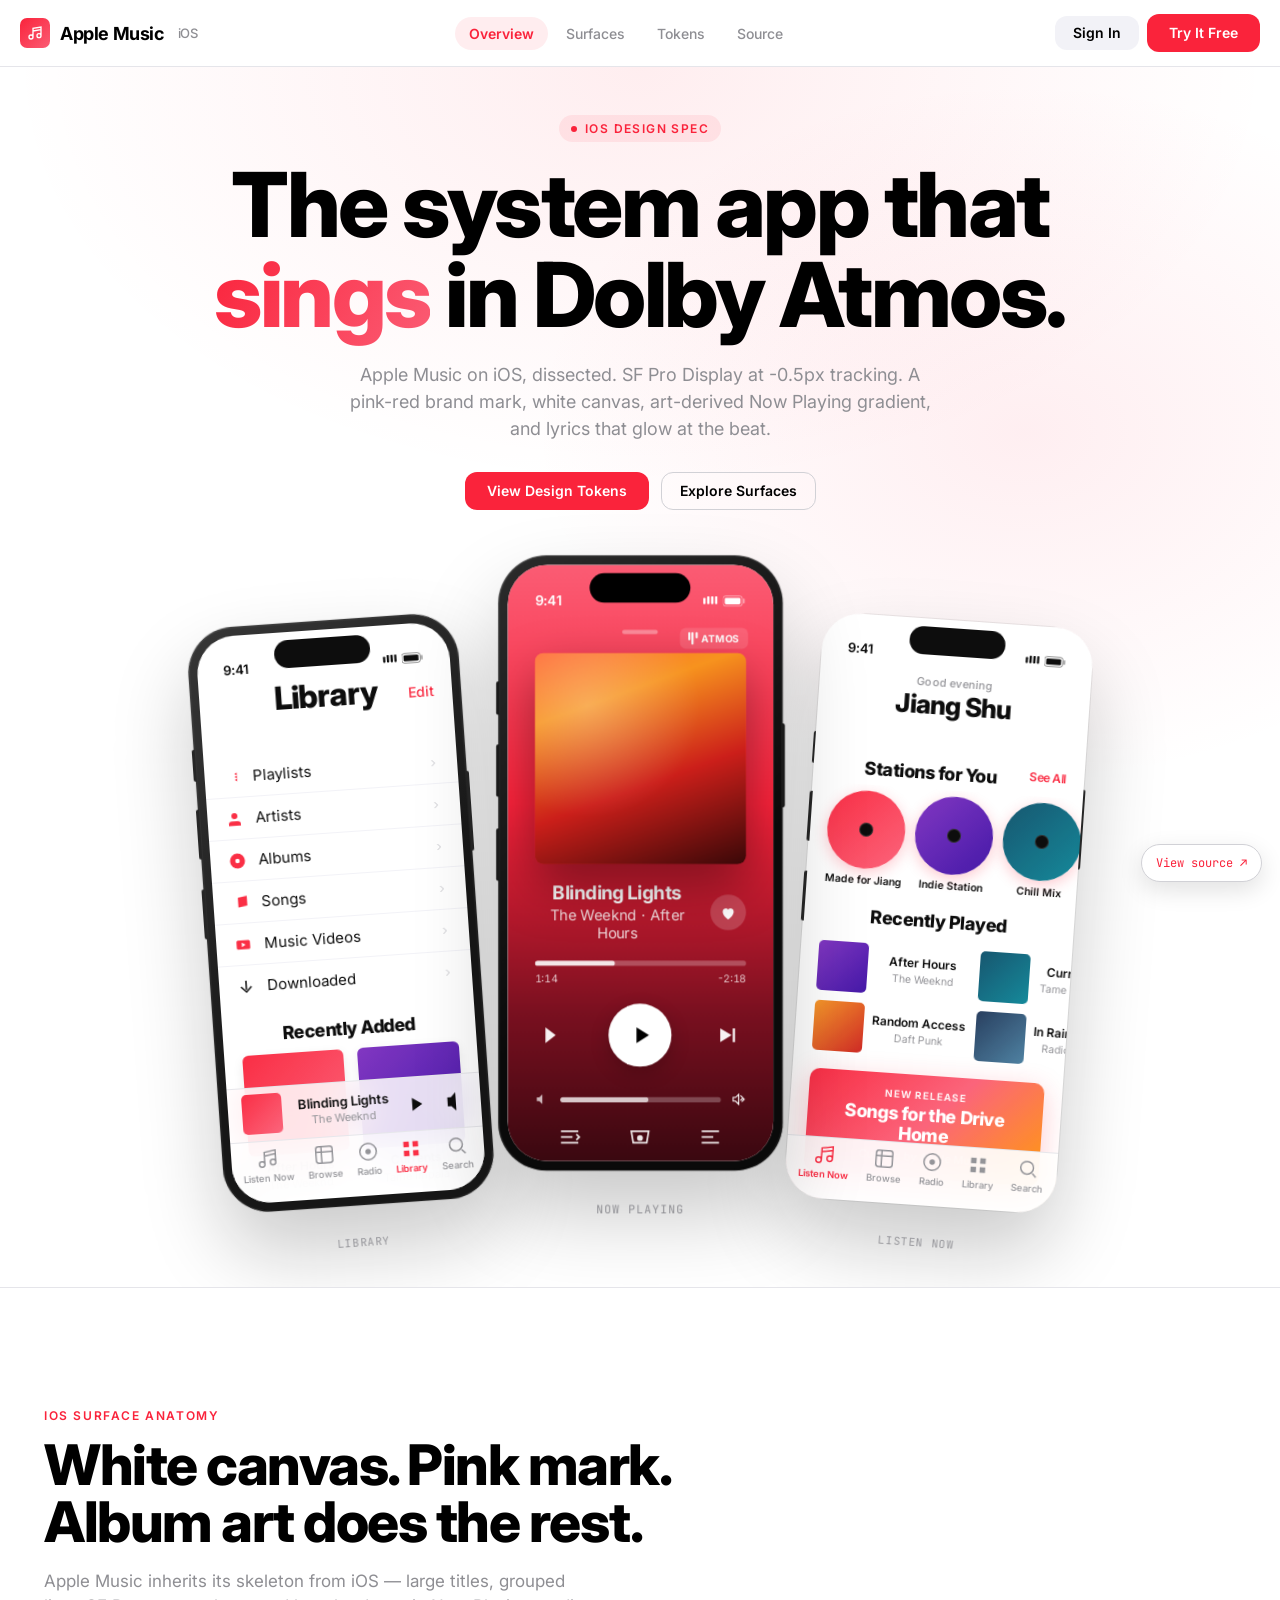
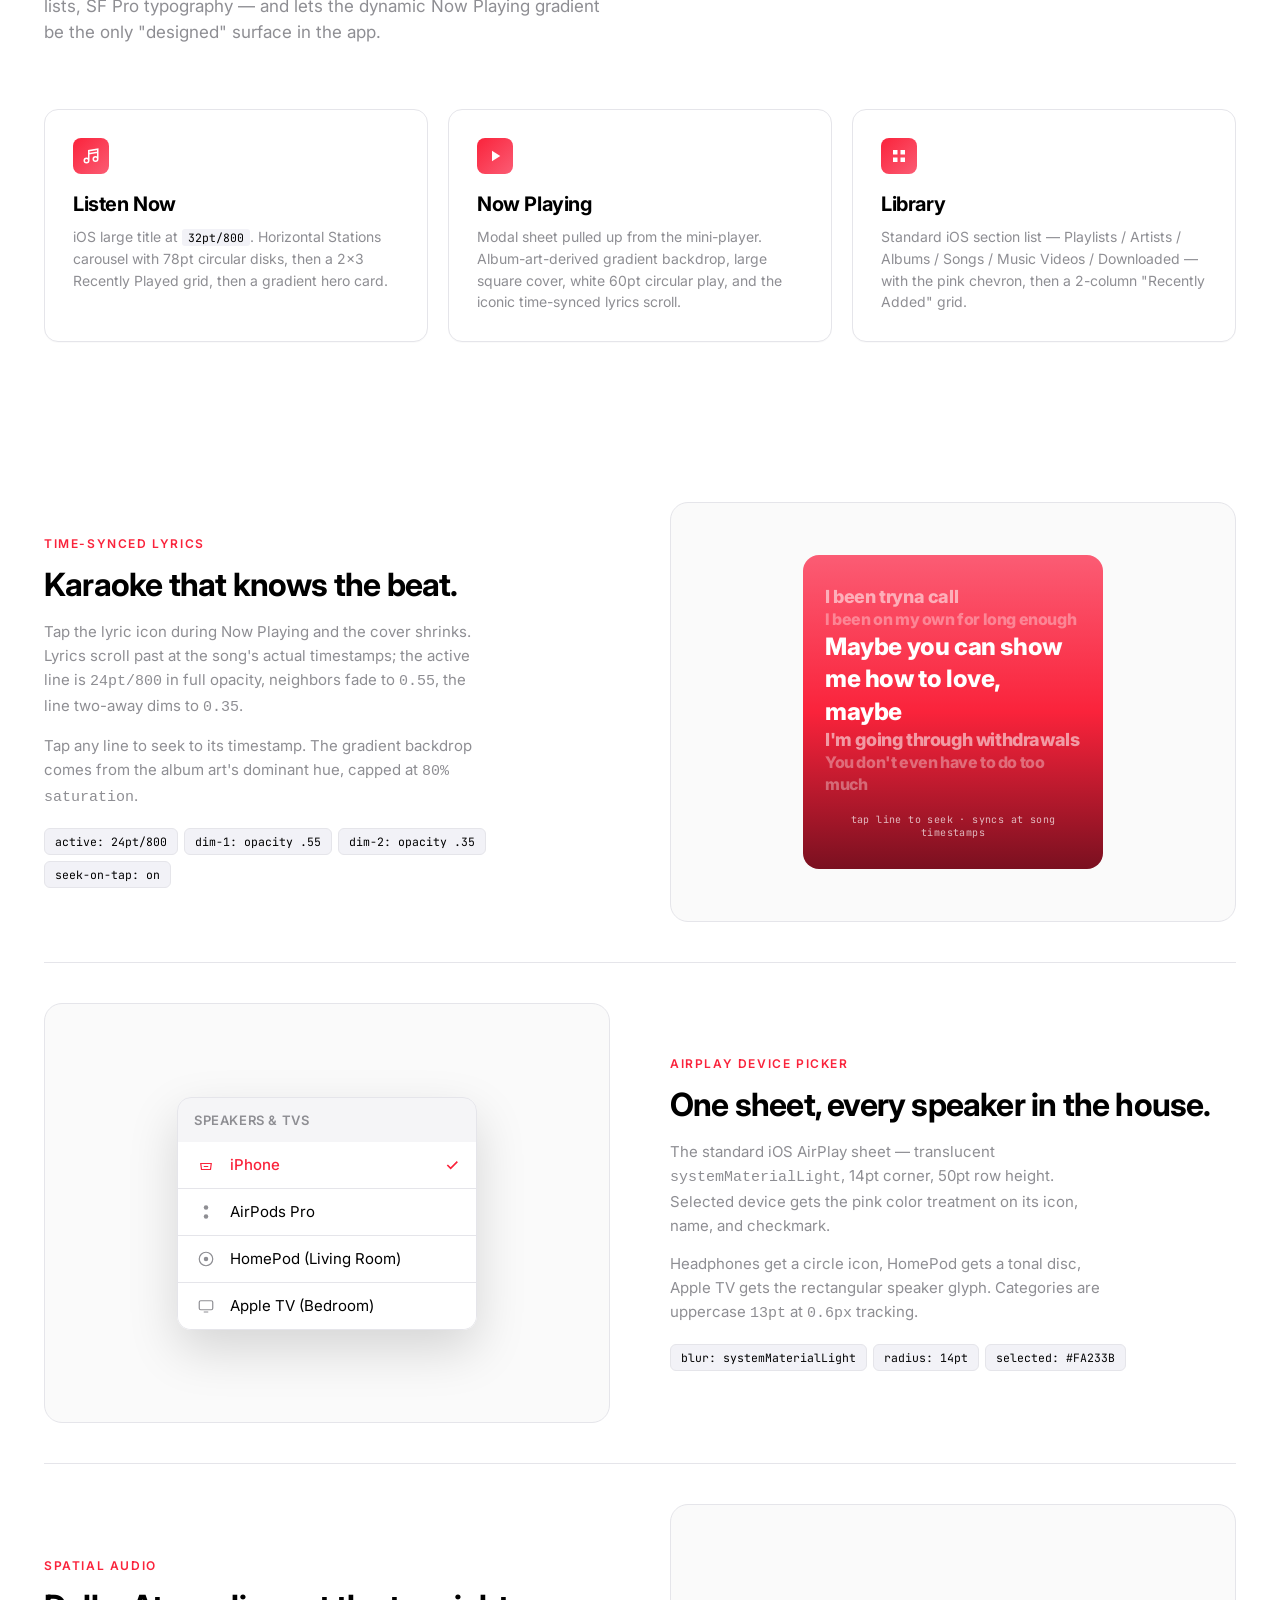
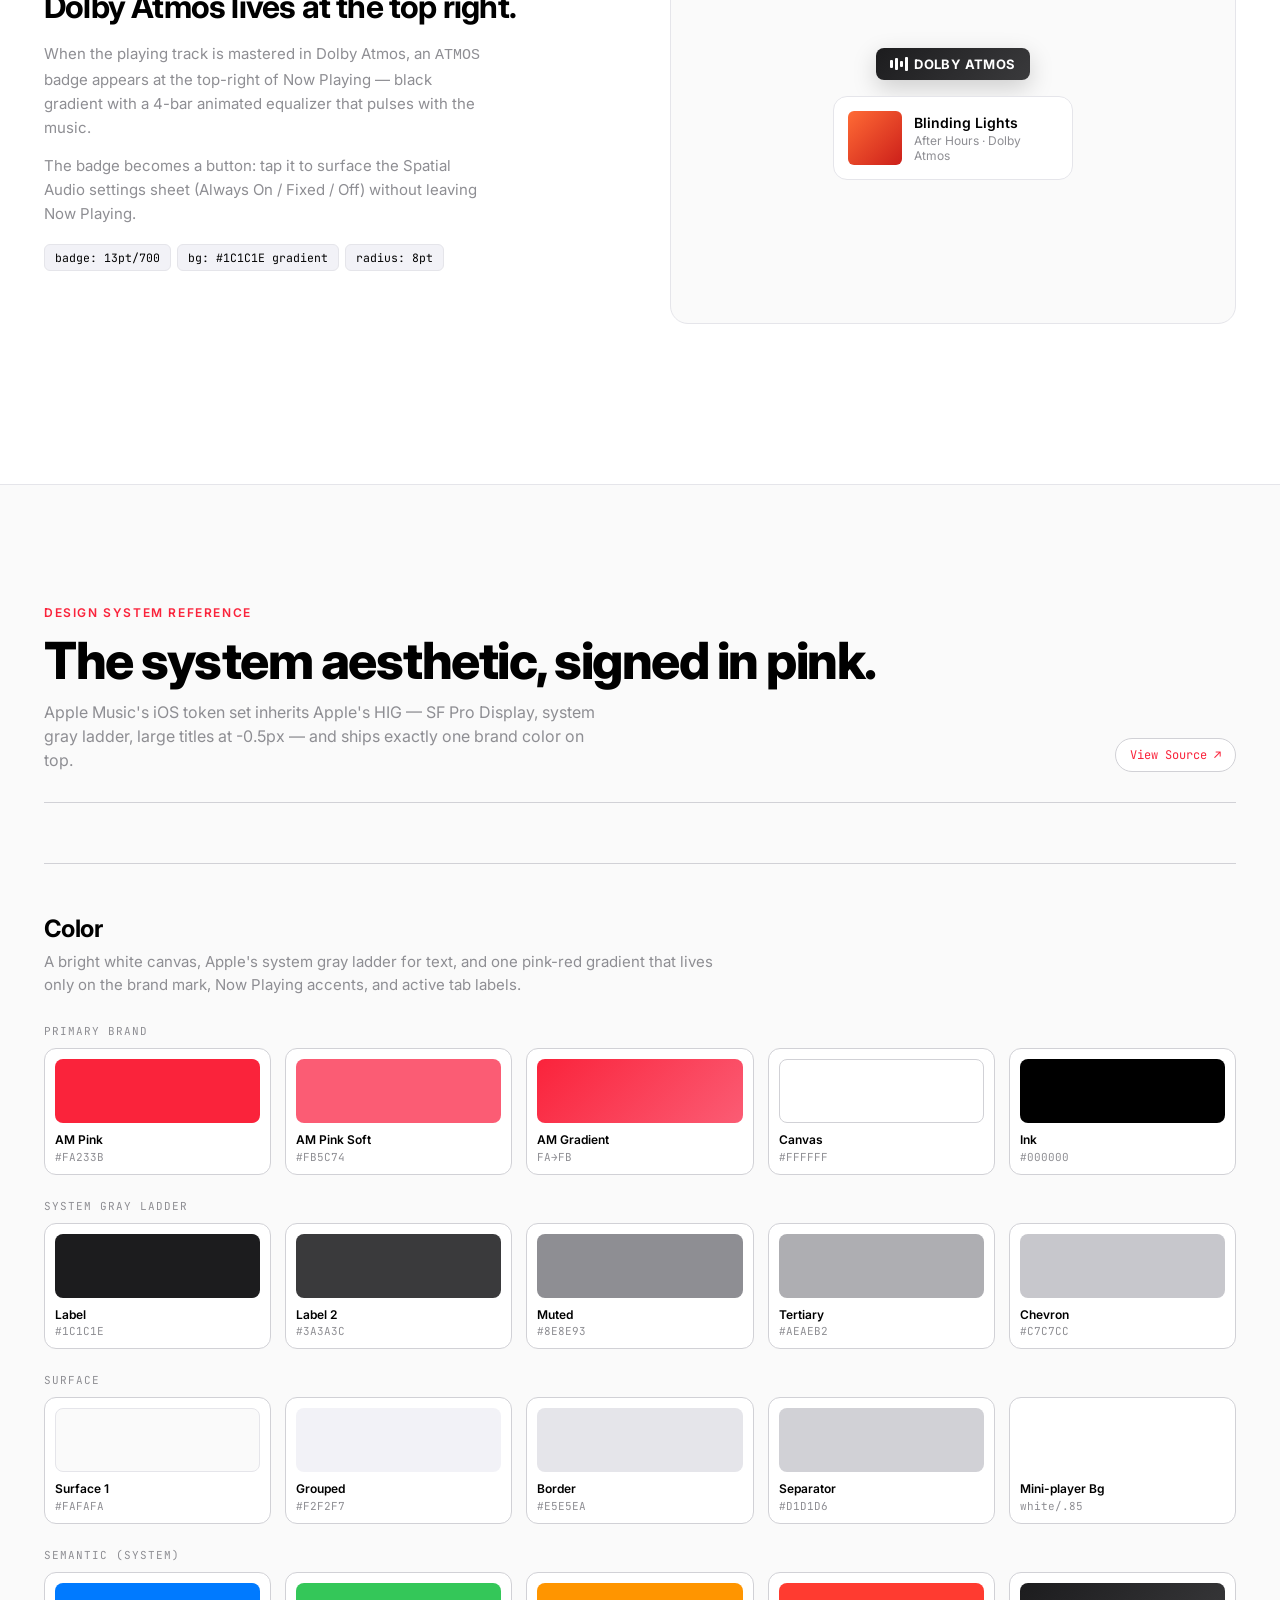
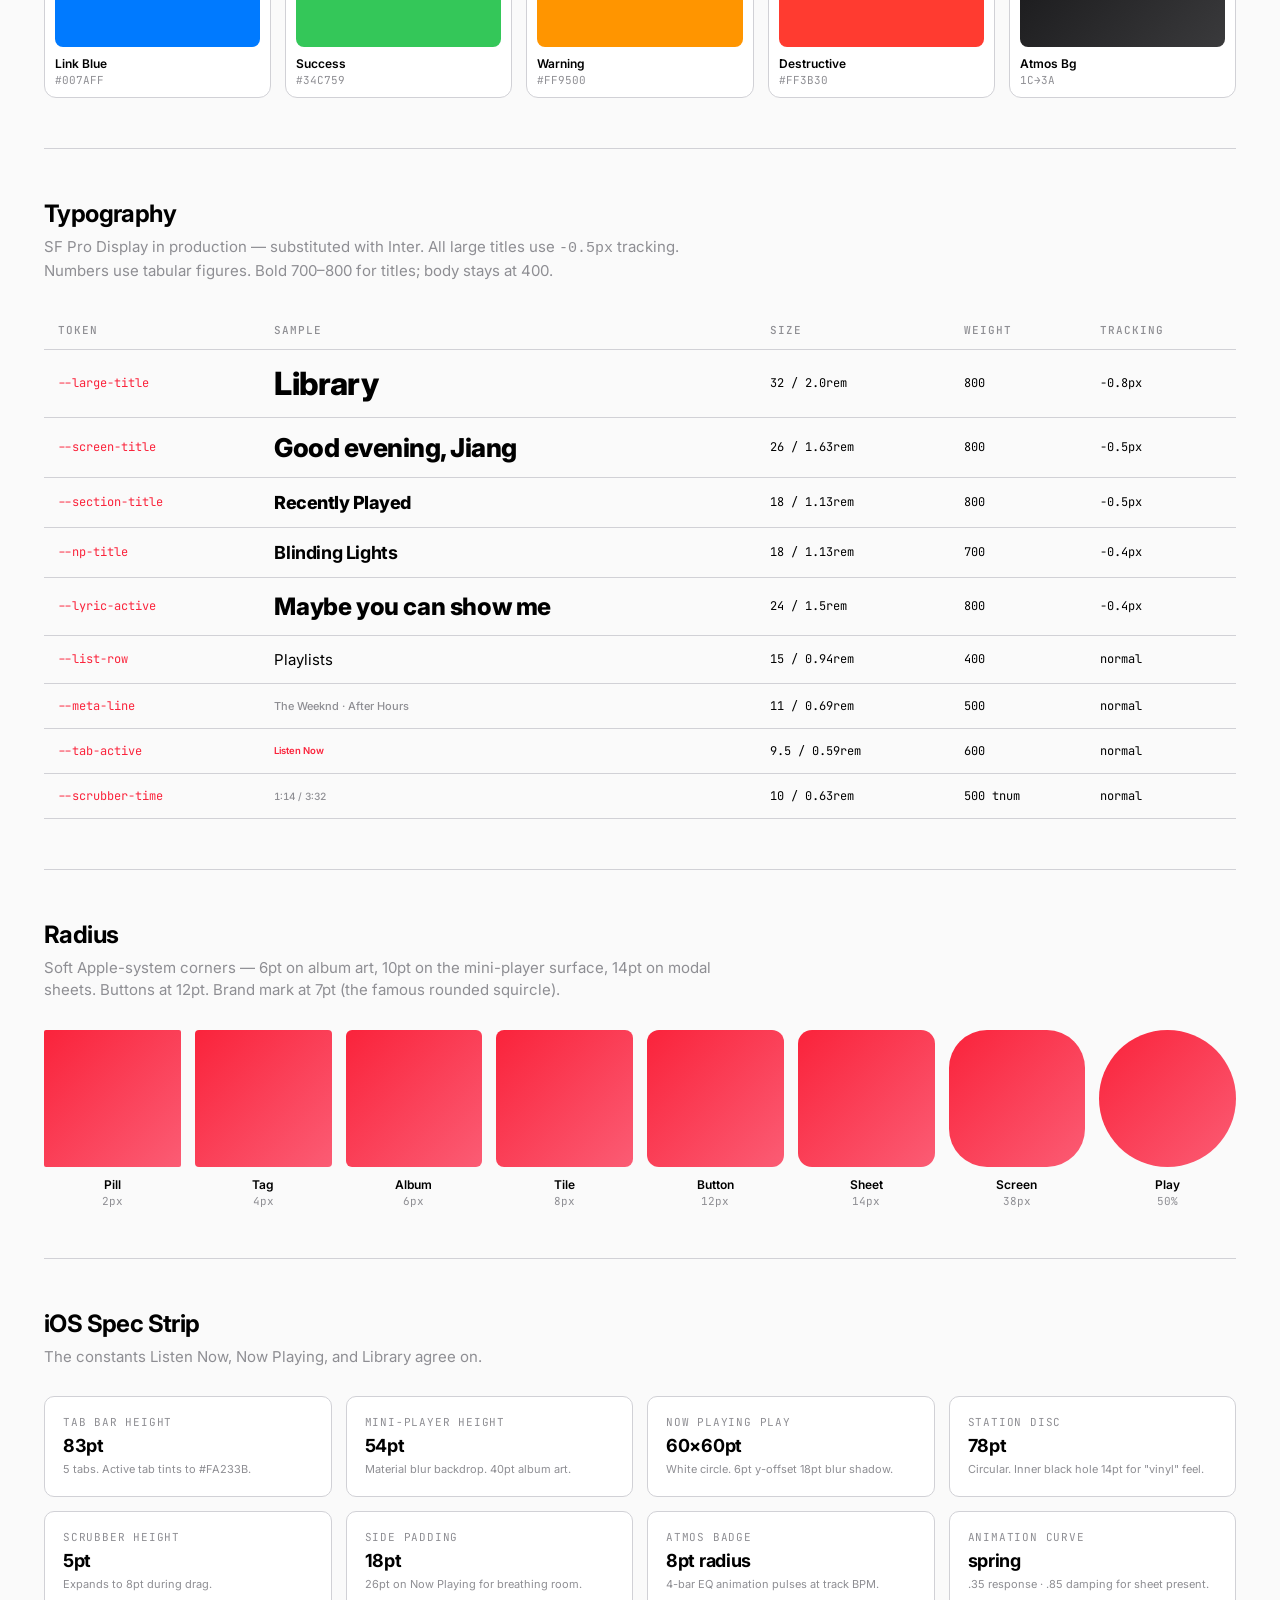
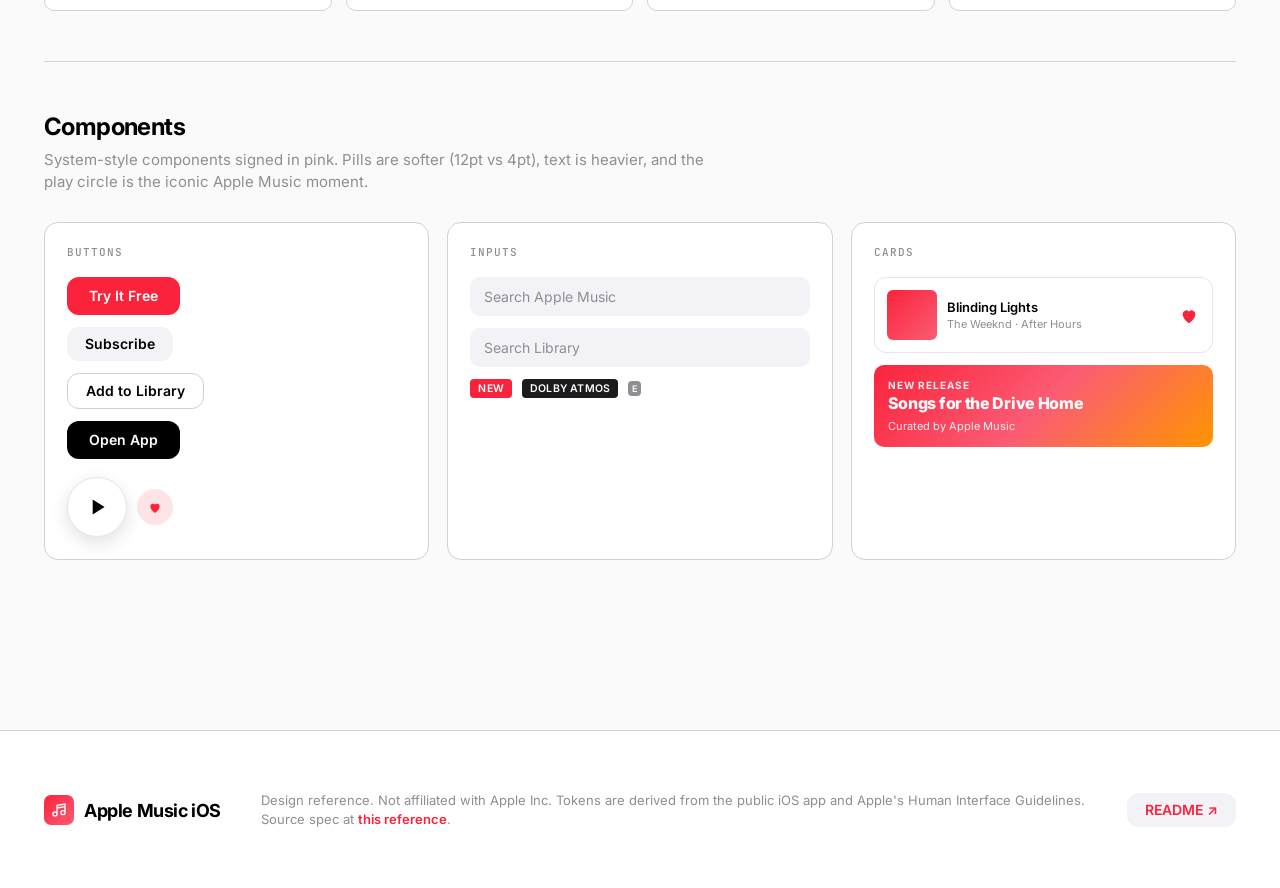
<file: .claude/skills/awesome-design-html/assets/ios/design.apple-music-ios.html>
<!doctype html>
<html lang="en">
<head>
<meta charset="utf-8" />
<meta name="viewport" content="width=device-width, initial-scale=1" />
<title>Apple Music — iOS design spec</title>
<meta name="description" content="Apple Music iOS app design reference. Pink-red gradient brand mark, SF Pro Display, white canvas, time-synced lyrics, Dolby Atmos badge, AirPlay device sheet." />
<link rel="preconnect" href="https://fonts.googleapis.com" />
<link rel="preconnect" href="https://fonts.gstatic.com" crossorigin />
<link href="https://fonts.googleapis.com/css2?family=Inter:wght@400;500;600;700;800;900&family=JetBrains+Mono:wght@400;500&display=swap" rel="stylesheet" />
<style>
:root{
  --canvas:#fff; --surface-1:#fafafa; --surface-2:#f2f2f7; --surface-card:#fff; --surface-grouped:#f2f2f7;
  --am-pink:#FA233B; --am-pink2:#FB5C74;
  --ink:#000; --ink-soft:#1c1c1e; --ink-muted:#8e8e93; --ink-dim:#aeaeb2;
  --border:#d1d1d6; --border-soft:#e5e5ea;
  --negative:#FF3B30; --warning:#FF9500; --announce:#007AFF;
  --font-ui:"Inter",-apple-system,BlinkMacSystemFont,"Helvetica Neue",helvetica,arial,sans-serif;
  --font-mono:"JetBrains Mono",ui-monospace,monospace;
  --r-min:2px; --r-sm:4px; --r-md:6px; --r-lg:8px; --r-xl:12px; --r-pill:500px; --r-full:9999px;
}
*{box-sizing:border-box;margin:0;padding:0}
html,body{background:var(--canvas);color:var(--ink);font-family:var(--font-ui);-webkit-font-smoothing:antialiased}
a{color:inherit;text-decoration:none}
button{font-family:inherit;border:0;background:none;color:inherit;cursor:pointer}
img,svg{display:block;max-width:100%}
.container{max-width:1240px;margin:0 auto;padding:0 24px}

/* ========== NAV ========== */
.nav-wrap{position:sticky;top:0;z-index:50;background:rgba(255,255,255,.85);backdrop-filter:blur(20px);border-bottom:1px solid var(--border-soft)}
.nav{display:flex;align-items:center;justify-content:space-between;padding:14px 0}
.brand{display:flex;align-items:center;gap:10px;font-weight:700;font-size:18px;letter-spacing:-.4px}
.brand-mark{width:30px;height:30px;border-radius:7px;background:linear-gradient(135deg,#FA233B,#FB5C74);display:grid;place-items:center}
.brand-mark svg{width:16px;height:16px;fill:#fff}
.nav-mid{display:flex;gap:4px}
.nav-pill{padding:8px 14px;border-radius:var(--r-full);font-size:14px;font-weight:500;color:var(--ink-muted)}
.nav-pill:hover{color:var(--ink);background:var(--surface-2)}
.nav-pill.active{color:var(--am-pink);background:rgba(250,35,59,.08);font-weight:600}
.nav-cta{display:flex;align-items:center;gap:8px}
.btn{display:inline-flex;align-items:center;gap:6px;font-weight:600;font-size:14px;line-height:1;cursor:pointer;border:0;text-decoration:none;transition:transform .12s, background .15s, color .15s}
.btn:hover{transform:scale(1.02)}
.btn-primary{background:var(--am-pink);color:#fff;padding:12px 22px;border-radius:var(--r-xl)}
.btn-primary:hover{background:#e01e34}
.btn-pill{background:var(--surface-2);color:var(--ink);padding:10px 18px;border-radius:var(--r-xl)}
.btn-outline{background:transparent;border:1px solid var(--border);color:var(--ink);padding:10px 18px;border-radius:var(--r-xl)}
.btn-light{background:#000;color:#fff;padding:12px 22px;border-radius:var(--r-xl)}

/* ========== HERO ========== */
.hero{position:relative;padding:48px 0 100px;overflow:hidden}
.hero::before{content:"";position:absolute;inset:0;background:radial-gradient(900px 600px at 50% 0%,rgba(250,35,59,.08),transparent 70%),radial-gradient(700px 500px at 80% 30%,rgba(251,92,116,.10),transparent 70%);pointer-events:none}
.hero-inner{position:relative;text-align:center;max-width:920px;margin:0 auto}
.hero-eyebrow{display:inline-flex;align-items:center;gap:8px;padding:6px 12px;border-radius:var(--r-full);background:rgba(250,35,59,.08);color:var(--am-pink);font-size:12px;font-weight:600;letter-spacing:1.4px;text-transform:uppercase;margin-bottom:18px}
.hero-eyebrow .dot{width:6px;height:6px;border-radius:50%;background:var(--am-pink)}
.hero h1{font-size:clamp(44px,7vw,90px);line-height:1;letter-spacing:-2.5px;font-weight:800;margin-bottom:22px;color:#000}
.hero h1 .gradient-word{background:linear-gradient(120deg,#FA233B,#FB5C74);-webkit-background-clip:text;background-clip:text;color:transparent}
.hero p{font-size:18px;line-height:1.5;color:var(--ink-muted);max-width:600px;margin:0 auto 30px}
.hero-ctas{display:flex;gap:12px;justify-content:center;flex-wrap:wrap;margin-bottom:90px}
.hero-stage{position:relative;display:flex;justify-content:center;align-items:flex-end;gap:30px;perspective:1600px}

/* ========== iPHONE FRAME ========== */
.iphone{width:280px;aspect-ratio:9/19.5;background:linear-gradient(140deg,#2c2c2c,#0a0a0a 60%);border-radius:46px;padding:9px;position:relative;box-shadow:inset 0 0 0 1.5px rgba(255,255,255,.06),inset 0 -2px 0 rgba(0,0,0,.6),0 40px 80px rgba(0,0,0,.22),0 0 0 1px rgba(0,0,0,.08)}
.iphone::before{content:"";position:absolute;top:120px;left:-2px;width:3px;height:32px;background:#1a1a1a;border-radius:2px 0 0 2px}
.iphone::after{content:"";position:absolute;top:180px;left:-2px;width:3px;height:50px;background:#1a1a1a;border-radius:2px 0 0 2px;box-shadow:0 80px 0 #1a1a1a}
.iphone .right-btn{position:absolute;top:160px;right:-2px;width:3px;height:80px;background:#1a1a1a;border-radius:0 2px 2px 0}
.iphone-screen{width:100%;height:100%;border-radius:38px;overflow:hidden;position:relative;background:#fff}
.dynamic-island{position:absolute;top:8px;left:50%;transform:translateX(-50%);width:96px;height:28px;background:#000;border-radius:999px;z-index:20}
.status-bar{position:absolute;top:0;left:0;right:0;height:50px;display:flex;justify-content:space-between;align-items:center;padding:18px 26px 0;z-index:15;font-size:13px;font-weight:600;color:#000;letter-spacing:-.2px}
.status-bar.np{color:#fff}
.status-bar .sb-icons{display:flex;gap:5px;align-items:center}
.iphone-stage-center{transform:translateY(-30px) scale(1.05);z-index:3}
.iphone-stage-left{transform:rotate(-4deg) translateY(20px);z-index:2;opacity:.95}
.iphone-stage-right{transform:rotate(4deg) translateY(20px);z-index:2;opacity:.95}
.iphone-label{position:absolute;bottom:-44px;left:50%;transform:translateX(-50%);font-family:var(--font-mono);font-size:11px;color:#8e8e93;letter-spacing:.6px;text-transform:uppercase;white-space:nowrap}

.scr{position:absolute;inset:0;font-size:11px;display:flex;flex-direction:column;color:#000}

/* ========== SCREEN: LISTEN NOW ========== */
.am-bg{background:#fff;position:absolute;inset:0}
.am-head{padding:56px 18px 8px}
.am-head .greet{font-size:11px;color:#8e8e93;font-weight:500;letter-spacing:.2px}
.am-head h1{font-size:26px;font-weight:800;letter-spacing:-.8px;line-height:1.05;margin-top:2px}
.am-sec{padding:14px 18px 6px}
.am-sec h2{font-size:18px;font-weight:800;letter-spacing:-.5px}
.am-sec .more{font-size:12px;color:var(--am-pink);font-weight:600;float:right}
.am-stations{display:flex;gap:10px;overflow:hidden;padding:6px 18px 0}
.am-station{flex-shrink:0;width:78px;text-align:center}
.am-station .disc{width:78px;height:78px;border-radius:50%;background:linear-gradient(135deg,#FA233B,#FB5C74);position:relative;margin-bottom:6px;box-shadow:0 4px 14px rgba(250,35,59,.25)}
.am-station .disc.s2{background:linear-gradient(135deg,#7b2cbf,#3a0ca3)}
.am-station .disc.s3{background:linear-gradient(135deg,#0a4d68,#088395)}
.am-station .disc.s4{background:linear-gradient(135deg,#f7931e,#cc1f1a)}
.am-station .disc::after{content:"";position:absolute;inset:32px;border-radius:50%;background:#000;box-shadow:inset 0 0 0 1px rgba(255,255,255,.15)}
.am-station .nm{font-size:10.5px;font-weight:600;line-height:1.2;color:#000}
.am-grid{display:grid;grid-template-columns:1fr 1fr;gap:10px;padding:10px 18px}
.am-tile{display:flex;align-items:center;gap:8px}
.am-tile .alb{width:50px;height:50px;border-radius:5px;background:linear-gradient(135deg,#7b2cbf,#3a0ca3);flex-shrink:0}
.am-tile .alb.a2{background:linear-gradient(135deg,#0a4d68,#088395)}
.am-tile .alb.a3{background:linear-gradient(135deg,#f7931e,#cc1f1a)}
.am-tile .alb.a4{background:linear-gradient(135deg,#1d3557,#457b9d)}
.am-tile .alb.a5{background:radial-gradient(circle at 30% 30%,#ffd60a,#5f0f40)}
.am-tile .alb.a6{background:linear-gradient(135deg,#06d6a0,#073b4c)}
.am-tile .meta{flex:1;min-width:0}
.am-tile .t{font-size:12px;font-weight:600;line-height:1.2;color:#000;overflow:hidden;text-overflow:ellipsis;white-space:nowrap}
.am-tile .s{font-size:10.5px;color:#8e8e93;margin-top:2px;overflow:hidden;text-overflow:ellipsis;white-space:nowrap}
.am-hero{margin:8px 18px 0;border-radius:10px;background:linear-gradient(135deg,#FA233B,#FB5C74,#FF9500);padding:14px;color:#fff;position:relative;overflow:hidden;box-shadow:0 8px 28px rgba(250,35,59,.25)}
.am-hero .lbl{font-size:10px;text-transform:uppercase;letter-spacing:1px;font-weight:700;opacity:.9}
.am-hero h3{font-size:18px;font-weight:800;letter-spacing:-.4px;line-height:1.1;margin:4px 0 6px}
.am-hero .by{font-size:11px;opacity:.9}
.am-mini{position:absolute;bottom:62px;left:0;right:0;height:54px;background:rgba(255,255,255,.85);backdrop-filter:blur(20px);border-top:1px solid #e5e5ea;display:flex;align-items:center;gap:8px;padding:6px 14px;z-index:9}
.am-mini .alb{width:40px;height:40px;border-radius:5px;background:linear-gradient(135deg,#FA233B,#FB5C74);flex-shrink:0}
.am-mini .meta{flex:1;min-width:0}
.am-mini .t{font-size:13px;font-weight:600;color:#000;overflow:hidden;text-overflow:ellipsis;white-space:nowrap}
.am-mini .s{font-size:11px;color:#8e8e93;margin-top:1px}
.am-mini .ctrl{display:flex;align-items:center;gap:18px}
.am-mini .ctrl svg{width:22px;height:22px;fill:#000}

/* ========== SCREEN: NOW PLAYING ========== */
.np-bg{position:absolute;inset:0;background:linear-gradient(180deg,#FB5C74 0%,#FA233B 40%,#7a1020 75%,#3a0810 100%)}
.np-head{padding:62px 26px 0;display:flex;flex-direction:column;align-items:center;gap:6px}
.np-pull{width:34px;height:4px;border-radius:2px;background:rgba(255,255,255,.35)}
.np-cover{margin:18px 26px 0;aspect-ratio:1;border-radius:8px;background:linear-gradient(160deg,#ff6b35 0%,#f7931e 25%,#cc1f1a 60%,#3a0808 100%);box-shadow:0 20px 50px rgba(0,0,0,.4);position:relative;overflow:hidden}
.np-cover::after{content:"";position:absolute;inset:0;background:radial-gradient(circle at 25% 25%,rgba(255,255,255,.25),transparent 50%)}
.np-info{padding:18px 26px 0;display:flex;align-items:center;justify-content:space-between;gap:10px}
.np-info .ti{flex:1;min-width:0}
.np-info .nm{font-size:18px;font-weight:700;color:#fff;letter-spacing:-.4px;line-height:1.15}
.np-info .ar{font-size:14px;color:rgba(255,255,255,.85);margin-top:2px}
.np-info .heart{width:34px;height:34px;border-radius:50%;background:rgba(255,255,255,.18);display:grid;place-items:center;flex-shrink:0}
.np-info .heart svg{width:18px;height:18px;fill:#fff}
.np-progress{padding:18px 26px 4px}
.np-bar{height:5px;background:rgba(255,255,255,.25);border-radius:999px;overflow:hidden;margin-bottom:6px;position:relative}
.np-bar .fill{height:100%;width:38%;background:rgba(255,255,255,.85);border-radius:999px}
.np-times{display:flex;justify-content:space-between;font-size:10px;color:rgba(255,255,255,.75);font-feature-settings:"tnum"}
.np-controls{display:flex;align-items:center;justify-content:space-between;padding:14px 30px 6px}
.np-controls svg{fill:#fff}
.np-controls .icon{width:26px;height:26px;opacity:.95}
.np-controls .play-btn{width:60px;height:60px;border-radius:50%;background:#fff;display:grid;place-items:center;box-shadow:0 6px 18px rgba(0,0,0,.2)}
.np-controls .play-btn svg{width:26px;height:26px;fill:#000;margin-left:2px}
.np-vol{padding:18px 26px 0;display:flex;align-items:center;gap:10px}
.np-vol svg{width:14px;height:14px;fill:rgba(255,255,255,.7)}
.np-vol .bar{flex:1;height:5px;background:rgba(255,255,255,.25);border-radius:999px;overflow:hidden}
.np-vol .bar .fill{height:100%;width:55%;background:rgba(255,255,255,.7);border-radius:999px}
.np-bottom{padding:18px 26px 0;display:flex;align-items:center;justify-content:space-around}
.np-bottom svg{width:22px;height:22px;fill:#fff;opacity:.9}
.np-atmos{position:absolute;top:60px;right:24px;display:flex;align-items:center;gap:4px;background:rgba(255,255,255,.12);padding:4px 8px;border-radius:6px;font-size:9.5px;color:#fff;font-weight:700;letter-spacing:.4px}

/* ========== SCREEN: LIBRARY ========== */
.lib-head{padding:50px 18px 8px}
.lib-head h1{font-size:32px;font-weight:800;letter-spacing:-.8px;color:#000}
.lib-head .edit{position:absolute;right:18px;top:60px;font-size:14px;color:var(--am-pink);font-weight:500}
.lib-list{padding:8px 0 0}
.lib-row{display:flex;align-items:center;justify-content:space-between;padding:11px 18px;border-bottom:1px solid #f2f2f7;font-size:15px;color:#000}
.lib-row.last{border-bottom:0}
.lib-row .lhs{display:flex;align-items:center;gap:12px}
.lib-row .lhs svg{width:18px;height:18px;fill:var(--am-pink)}
.lib-row .chev{color:#c7c7cc}
.lib-row .chev svg{width:12px;height:12px;fill:currentColor}
.lib-sec-title{font-size:18px;font-weight:800;letter-spacing:-.5px;padding:18px 18px 10px}
.lib-grid{display:grid;grid-template-columns:1fr 1fr;gap:14px;padding:0 18px}
.lib-card{cursor:pointer}
.lib-card .alb{width:100%;aspect-ratio:1;border-radius:6px;background:linear-gradient(135deg,#FA233B,#FB5C74);margin-bottom:6px;box-shadow:0 4px 12px rgba(0,0,0,.08)}
.lib-card .alb.l2{background:linear-gradient(135deg,#7b2cbf,#3a0ca3)}
.lib-card .alb.l3{background:linear-gradient(135deg,#0a4d68,#088395)}
.lib-card .alb.l4{background:linear-gradient(135deg,#06d6a0,#073b4c)}
.lib-card .t{font-size:12px;font-weight:600;color:#000;line-height:1.2}
.lib-card .s{font-size:11px;color:#8e8e93;margin-top:2px}

/* tab bar */
.am-tab{position:absolute;bottom:0;left:0;right:0;height:62px;background:rgba(255,255,255,.92);backdrop-filter:blur(20px);display:flex;justify-content:space-around;align-items:flex-start;padding:6px 4px 0;z-index:10;border-top:1px solid #e5e5ea}
.am-tab .tb{display:flex;flex-direction:column;align-items:center;gap:3px;color:#8e8e93;font-size:9.5px;font-weight:500}
.am-tab .tb.active{color:var(--am-pink);font-weight:600}
.am-tab .tb svg{width:22px;height:22px;fill:currentColor}

/* ========== FEATURES ========== */
.section{padding:120px 0;border-top:1px solid var(--border-soft)}
.section-eyebrow{font-size:12px;letter-spacing:1.6px;text-transform:uppercase;font-weight:600;color:var(--am-pink);margin-bottom:14px}
.section-head{max-width:760px;margin-bottom:64px}
.section-head h2{font-size:clamp(34px,4.5vw,56px);font-weight:800;letter-spacing:-1.5px;line-height:1.02;margin-bottom:18px;color:#000}
.section-head p{font-size:17px;color:var(--ink-muted);line-height:1.5;max-width:560px}

.feature-grid{display:grid;grid-template-columns:repeat(3,1fr);gap:20px}
.feat{background:#fff;border-radius:14px;padding:28px;border:1px solid var(--border-soft);box-shadow:0 1px 0 rgba(0,0,0,.02)}
.feat:hover{background:#fafafa}
.feat .feat-ic{width:36px;height:36px;border-radius:8px;background:linear-gradient(135deg,#FA233B,#FB5C74);display:grid;place-items:center;margin-bottom:18px}
.feat .feat-ic svg{width:18px;height:18px;fill:#fff}
.feat h3{font-size:20px;font-weight:700;letter-spacing:-.4px;margin-bottom:10px;color:#000}
.feat p{font-size:14px;color:var(--ink-muted);line-height:1.55}
.feat code{font-family:var(--font-mono);font-size:11.5px;background:var(--surface-2);padding:1px 6px;border-radius:3px;color:#000}

.ios-feat{display:grid;grid-template-columns:1fr 1fr;gap:60px;align-items:center;padding:40px 0;border-top:1px solid var(--border-soft)}
.ios-feat:first-child{border-top:0}
.ios-feat-text h3{font-size:32px;font-weight:700;letter-spacing:-.8px;margin-bottom:16px;color:#000}
.ios-feat-text p{font-size:15px;color:var(--ink-muted);line-height:1.6;margin-bottom:14px;max-width:440px}
.ios-feat-tokens{display:flex;flex-wrap:wrap;gap:6px;margin-top:18px}
.ios-feat-tokens code{font-family:var(--font-mono);font-size:11.5px;background:var(--surface-2);padding:5px 10px;border-radius:6px;color:#000;border:1px solid var(--border-soft)}
.ios-feat-visual{background:var(--surface-1);border-radius:18px;padding:40px;display:grid;place-items:center;min-height:420px;border:1px solid var(--border-soft);position:relative;overflow:hidden}

/* lyrics */
.lyr-stage{width:300px;background:linear-gradient(180deg,#FB5C74,#FA233B,#7a1020);border-radius:16px;padding:30px 22px;color:#fff}
.lyr-stage .l{font-weight:800;line-height:1.35;letter-spacing:-.4px;transition:all .25s}
.lyr-stage .l.dim1{font-size:16px;opacity:.35}
.lyr-stage .l.dim2{font-size:18px;opacity:.55}
.lyr-stage .l.active{font-size:24px;opacity:1;color:#fff}
.lyr-stage .l.next{font-size:18px;opacity:.55}
.lyr-stage .lab{font-family:var(--font-mono);font-size:10px;opacity:.7;margin-top:18px;text-align:center;letter-spacing:.4px}

/* AirPlay sheet */
.ap-sheet{width:300px;background:rgba(245,245,247,.95);backdrop-filter:blur(20px);border:1px solid #e5e5ea;border-radius:14px;overflow:hidden;box-shadow:0 20px 50px rgba(0,0,0,.15)}
.ap-sheet .hd{padding:14px 16px;font-size:13px;font-weight:600;color:#8e8e93;text-transform:uppercase;letter-spacing:.6px}
.ap-sheet .row{display:flex;align-items:center;gap:12px;padding:11px 16px;background:#fff;border-bottom:1px solid #e5e5ea;font-size:15px;color:#000}
.ap-sheet .row:last-child{border-bottom:0}
.ap-sheet .row .ic{width:24px;height:24px;display:grid;place-items:center;color:#8e8e93}
.ap-sheet .row .ic svg{width:18px;height:18px;fill:currentColor}
.ap-sheet .row.sel .ic{color:var(--am-pink)}
.ap-sheet .row .nm{flex:1}
.ap-sheet .row.sel .nm{color:var(--am-pink);font-weight:500}
.ap-sheet .row .ck{color:var(--am-pink)}
.ap-sheet .row .ck svg{width:16px;height:16px;fill:currentColor}

/* atmos badge */
.atmos-stage{display:flex;flex-direction:column;align-items:center;gap:16px}
.atmos-badge{display:inline-flex;align-items:center;gap:6px;padding:8px 14px;border-radius:8px;background:linear-gradient(135deg,#1c1c1e,#3a3a3c);color:#fff;font-weight:700;font-size:13px;letter-spacing:.4px;box-shadow:0 8px 24px rgba(0,0,0,.18)}
.atmos-badge .d{display:flex;align-items:center;gap:2px}
.atmos-badge .d span{display:block;width:3px;background:#fff;border-radius:1px}
.atmos-badge .d span:nth-child(1){height:8px}
.atmos-badge .d span:nth-child(2){height:12px}
.atmos-badge .d span:nth-child(3){height:6px}
.atmos-badge .d span:nth-child(4){height:14px}
.atmos-card{width:240px;background:#fff;border:1px solid #e5e5ea;border-radius:14px;padding:14px;display:flex;gap:12px;align-items:center}
.atmos-card .alb{width:54px;height:54px;border-radius:6px;background:linear-gradient(135deg,#ff6b35,#cc1f1a)}
.atmos-card .meta{flex:1}
.atmos-card .t{font-size:14px;font-weight:600;color:#000}
.atmos-card .s{font-size:12px;color:#8e8e93;margin-top:2px}

/* ========== DS ========== */
.ds-section{padding:120px 0;background:#fafafa;border-top:1px solid var(--border-soft)}
.ds-intro{display:grid;grid-template-columns:1fr auto;gap:24px;align-items:end;margin-bottom:60px;border-bottom:1px solid var(--border);padding-bottom:30px}
.ds-intro h2{font-size:clamp(32px,4vw,52px);font-weight:800;letter-spacing:-1.5px;line-height:1.02;margin:14px 0 14px;color:#000}
.ds-intro p{font-size:16px;color:var(--ink-muted);max-width:560px;line-height:1.5}
.ds-source{font-family:var(--font-mono);font-size:12px;color:var(--am-pink);border:1px solid var(--border);padding:8px 14px;border-radius:var(--r-full);white-space:nowrap;background:#fff}
.ds-source:hover{background:var(--surface-2)}

.ds-block{padding:50px 0;border-top:1px solid var(--border)}
.ds-block:first-of-type{border-top:0;padding-top:0}
.ds-heading{font-size:24px;font-weight:700;letter-spacing:-.6px;margin-bottom:8px;color:#000}
.ds-desc{font-size:15px;color:var(--ink-muted);max-width:680px;line-height:1.5;margin-bottom:28px}
.ds-caption{font-family:var(--font-mono);font-size:11px;text-transform:uppercase;letter-spacing:1px;color:var(--ink-muted);margin:24px 0 10px}

.ds-swatches{display:grid;grid-template-columns:repeat(5,1fr);gap:14px}
.ds-sw{background:#fff;border-radius:12px;padding:10px;border:1px solid var(--border)}
.ds-sw .chip{height:64px;border-radius:8px;margin-bottom:10px}
.ds-sw .name{font-size:12px;font-weight:600;line-height:1.2;color:#000}
.ds-sw .val{font-family:var(--font-mono);font-size:11px;color:#8e8e93;margin-top:2px}

.ds-type-table{width:100%;border-collapse:collapse;font-family:var(--font-mono);font-size:12px}
.ds-type-table th{text-align:left;padding:12px 14px;color:#8e8e93;font-weight:500;border-bottom:1px solid var(--border);text-transform:uppercase;letter-spacing:1px;font-size:11px}
.ds-type-table td{padding:14px;border-bottom:1px solid var(--border);vertical-align:middle;color:#000}
.ds-type-table td.token{color:var(--am-pink)}
.ds-type-table td.sample{font-family:var(--font-ui)}

.ds-radius{display:grid;grid-template-columns:repeat(8,1fr);gap:14px}
.ds-radius-cell{text-align:center}
.ds-radius-box{width:100%;aspect-ratio:1;background:linear-gradient(135deg,#FA233B,#FB5C74);margin-bottom:10px}
.ds-radius-label{font-size:12px;font-weight:600;color:#000}
.ds-radius-val{font-family:var(--font-mono);font-size:11px;color:#8e8e93;margin-top:2px}

.ds-comp{display:grid;grid-template-columns:repeat(3,1fr);gap:18px}
.ds-card{background:#fff;border-radius:14px;padding:22px;border:1px solid var(--border)}
.ds-card h5{font-family:var(--font-mono);font-size:11px;text-transform:uppercase;letter-spacing:1px;color:#8e8e93;margin-bottom:18px;font-weight:500}
.ds-card-stack{display:flex;flex-direction:column;gap:12px;align-items:flex-start}
.ds-card-row{display:flex;gap:10px;align-items:center;flex-wrap:wrap}
.input-pill{background:#f2f2f7;border:0;border-radius:10px;padding:11px 14px;color:#000;font-family:inherit;font-size:14px;width:100%;outline:none}
.input-pill::placeholder{color:#8e8e93}
.tag{font-size:10.5px;font-weight:600;padding:3px 8px;border-radius:4px;letter-spacing:.2px}
.tag-new{background:var(--am-pink);color:#fff;text-transform:uppercase}
.tag-atmos{background:#1c1c1e;color:#fff}
.tag-explicit{background:#8e8e93;color:#fff;font-size:9px;padding:2px 4px}

.token-strip{display:grid;grid-template-columns:repeat(4,1fr);gap:14px;margin-top:28px}
.token-cell{background:#fff;border-radius:10px;padding:18px;border:1px solid var(--border)}
.token-cell .tk-label{font-family:var(--font-mono);font-size:11px;color:#8e8e93;text-transform:uppercase;letter-spacing:.8px}
.token-cell .tk-val{font-size:18px;font-weight:700;margin-top:6px;color:#000;letter-spacing:-.3px}
.token-cell .tk-note{font-size:11px;color:#8e8e93;margin-top:6px;line-height:1.4}

footer{padding:60px 0;border-top:1px solid var(--border);background:#fff}
.foot{display:grid;grid-template-columns:auto 1fr auto;gap:40px;align-items:center}
.foot p{font-size:13px;color:#8e8e93;line-height:1.5}
.foot a{color:var(--am-pink);font-weight:600}

.float-link{position:fixed;bottom:18px;right:18px;background:#fff;border:1px solid var(--border);color:var(--am-pink);font-family:var(--font-mono);font-size:12px;padding:10px 14px;border-radius:var(--r-full);z-index:99;box-shadow:0 8px 24px rgba(0,0,0,.12)}
.float-link:hover{background:var(--surface-2)}

@media(max-width:920px){
  .hero-stage{flex-direction:column;align-items:center;gap:60px}
  .iphone-stage-center,.iphone-stage-left,.iphone-stage-right{transform:none}
  .ios-feat{grid-template-columns:1fr;gap:30px}
  .feature-grid{grid-template-columns:1fr}
  .ds-swatches{grid-template-columns:repeat(2,1fr)}
  .ds-radius{grid-template-columns:repeat(4,1fr)}
  .ds-comp{grid-template-columns:1fr}
  .token-strip{grid-template-columns:repeat(2,1fr)}
  .foot{grid-template-columns:1fr;text-align:center}
  .nav-mid{display:none}
}
</style>
</head>
<body>

<!-- ===== NAV ===== -->
<div class="nav-wrap">
  <div class="container nav">
    <div class="brand">
      <span class="brand-mark">
        <svg viewBox="0 0 24 24"><path d="M9 18V5l12-2v13M9 9l12-2M9 18a3 3 0 11-3-3 3 3 0 013 3zm12-2a3 3 0 11-3-3 3 3 0 013 3z" stroke="#fff" stroke-width="2" fill="none"/></svg>
      </span>
      Apple Music <span style="font-weight:500;color:var(--ink-muted);font-size:13px;margin-left:4px">iOS</span>
    </div>
    <nav class="nav-mid">
      <a class="nav-pill active" href="#hero">Overview</a>
      <a class="nav-pill" href="#features">Surfaces</a>
      <a class="nav-pill" href="#design-system">Tokens</a>
      <a class="nav-pill" href="#footer">Source</a>
    </nav>
    <div class="nav-cta">
      <a class="btn btn-pill" href="#">Sign In</a>
      <a class="btn btn-primary" href="#">Try It Free</a>
    </div>
  </div>
</div>

<!-- ===== HERO ===== -->
<section class="hero" id="hero">
  <div class="container hero-inner">
    <div class="hero-eyebrow"><span class="dot"></span>iOS Design Spec</div>
    <h1>The system app that <span class="gradient-word">sings</span> in Dolby Atmos.</h1>
    <p>Apple Music on iOS, dissected. SF Pro Display at -0.5px tracking. A pink-red brand mark, white canvas, art-derived Now Playing gradient, and lyrics that glow at the beat.</p>
    <div class="hero-ctas">
      <a class="btn btn-primary" href="#design-system">View Design Tokens</a>
      <a class="btn btn-outline" href="#features">Explore Surfaces</a>
    </div>

    <div class="hero-stage">

      <!-- LIBRARY -->
      <div class="iphone iphone-stage-left">
        <span class="right-btn"></span>
        <div class="iphone-screen">
          <div class="dynamic-island"></div>
          <div class="status-bar">
            <span>9:41</span>
            <div class="sb-icons">
              <svg width="14" height="9" viewBox="0 0 18 12" fill="#000"><rect x="0" y="2" width="3" height="8" rx="1"/><rect x="5" y="0" width="3" height="10" rx="1"/><rect x="10" y="0" width="3" height="10" rx="1"/><rect x="15" y="0" width="3" height="10" rx="1"/></svg>
              <svg width="22" height="11" viewBox="0 0 25 12" fill="none"><rect x="0" y="0.5" width="21" height="11" rx="3" stroke="#000" stroke-opacity="0.5"/><rect x="2" y="2.5" width="17" height="7" rx="1.5" fill="#000"/><rect x="22" y="3.5" width="1.5" height="5" rx="0.5" fill="#000" fill-opacity="0.5"/></svg>
            </div>
          </div>
          <div class="scr">
            <div class="lib-head">
              <h1>Library</h1>
              <span class="edit">Edit</span>
            </div>
            <div class="lib-list">
              <div class="lib-row"><div class="lhs"><svg viewBox="0 0 24 24"><path d="M3 6h13M3 12h13M3 18h13M19 6v12l-3-2 3-2-3-2 3-2-3-2 3-2z"/></svg>Playlists</div><div class="chev"><svg viewBox="0 0 24 24"><path d="M9 6l6 6-6 6" stroke="#c7c7cc" stroke-width="2" fill="none"/></svg></div></div>
              <div class="lib-row"><div class="lhs"><svg viewBox="0 0 24 24"><circle cx="12" cy="8" r="4"/><path d="M4 21v-2a4 4 0 014-4h8a4 4 0 014 4v2"/></svg>Artists</div><div class="chev"><svg viewBox="0 0 24 24"><path d="M9 6l6 6-6 6" stroke="#c7c7cc" stroke-width="2" fill="none"/></svg></div></div>
              <div class="lib-row"><div class="lhs"><svg viewBox="0 0 24 24"><circle cx="12" cy="12" r="10"/><circle cx="12" cy="12" r="3" fill="#fff"/></svg>Albums</div><div class="chev"><svg viewBox="0 0 24 24"><path d="M9 6l6 6-6 6" stroke="#c7c7cc" stroke-width="2" fill="none"/></svg></div></div>
              <div class="lib-row"><div class="lhs"><svg viewBox="0 0 24 24"><path d="M9 18V5l12-2v13M9 9l12-2"/></svg>Songs</div><div class="chev"><svg viewBox="0 0 24 24"><path d="M9 6l6 6-6 6" stroke="#c7c7cc" stroke-width="2" fill="none"/></svg></div></div>
              <div class="lib-row"><div class="lhs"><svg viewBox="0 0 24 24"><rect x="3" y="6" width="18" height="12" rx="2"/><path d="M10 9v6l5-3z" fill="#fff"/></svg>Music Videos</div><div class="chev"><svg viewBox="0 0 24 24"><path d="M9 6l6 6-6 6" stroke="#c7c7cc" stroke-width="2" fill="none"/></svg></div></div>
              <div class="lib-row last"><div class="lhs"><svg viewBox="0 0 24 24"><path d="M12 4v12M5 12l7 7 7-7" stroke="currentColor" stroke-width="2" fill="none"/></svg>Downloaded</div><div class="chev"><svg viewBox="0 0 24 24"><path d="M9 6l6 6-6 6" stroke="#c7c7cc" stroke-width="2" fill="none"/></svg></div></div>
            </div>
            <div class="lib-sec-title">Recently Added</div>
            <div class="lib-grid">
              <div class="lib-card"><div class="alb"></div><div class="t">After Hours</div><div class="s">The Weeknd</div></div>
              <div class="lib-card"><div class="alb l2"></div><div class="t">Currents</div><div class="s">Tame Impala</div></div>
              <div class="lib-card"><div class="alb l3"></div><div class="t">Random Access</div><div class="s">Daft Punk</div></div>
              <div class="lib-card"><div class="alb l4"></div><div class="t">Norman F***ing</div><div class="s">Lana Del Rey</div></div>
            </div>
            <div class="am-mini">
              <div class="alb"></div>
              <div class="meta">
                <div class="t">Blinding Lights</div>
                <div class="s">The Weeknd</div>
              </div>
              <div class="ctrl">
                <svg viewBox="0 0 24 24"><path d="M8 5v14l11-7z"/></svg>
                <svg viewBox="0 0 24 24"><path d="M3 7v10h4l5 5V2L7 7H3z"/></svg>
              </div>
            </div>
            <div class="am-tab">
              <div class="tb"><svg viewBox="0 0 24 24"><path d="M9 18V5l12-2v13M9 9l12-2M9 18a3 3 0 11-3-3 3 3 0 013 3zm12-2a3 3 0 11-3-3 3 3 0 013 3z" stroke="currentColor" stroke-width="1.6" fill="none"/></svg>Listen Now</div>
              <div class="tb"><svg viewBox="0 0 24 24"><rect x="3" y="3" width="18" height="18" rx="3" stroke="currentColor" stroke-width="1.6" fill="none"/><path d="M3 9h18M9 3v18" stroke="currentColor" stroke-width="1.6"/></svg>Browse</div>
              <div class="tb"><svg viewBox="0 0 24 24"><circle cx="12" cy="12" r="9" stroke="currentColor" stroke-width="1.6" fill="none"/><circle cx="12" cy="12" r="3"/></svg>Radio</div>
              <div class="tb active"><svg viewBox="0 0 24 24"><path d="M4 4h6v6H4zm10 0h6v6h-6zM4 14h6v6H4zm10 0h6v6h-6z"/></svg>Library</div>
              <div class="tb"><svg viewBox="0 0 24 24"><circle cx="11" cy="11" r="7" stroke="currentColor" stroke-width="1.6" fill="none"/><path d="M21 21l-4-4" stroke="currentColor" stroke-width="1.6"/></svg>Search</div>
            </div>
          </div>
        </div>
        <div class="iphone-label">Library</div>
      </div>

      <!-- NOW PLAYING (center) -->
      <div class="iphone iphone-stage-center">
        <span class="right-btn"></span>
        <div class="iphone-screen">
          <div class="dynamic-island"></div>
          <div class="status-bar np">
            <span>9:41</span>
            <div class="sb-icons">
              <svg width="14" height="9" viewBox="0 0 18 12" fill="#fff"><rect x="0" y="2" width="3" height="8" rx="1"/><rect x="5" y="0" width="3" height="10" rx="1"/><rect x="10" y="0" width="3" height="10" rx="1"/><rect x="15" y="0" width="3" height="10" rx="1"/></svg>
              <svg width="22" height="11" viewBox="0 0 25 12" fill="none"><rect x="0" y="0.5" width="21" height="11" rx="3" stroke="#fff" stroke-opacity="0.5"/><rect x="2" y="2.5" width="17" height="7" rx="1.5" fill="#fff"/><rect x="22" y="3.5" width="1.5" height="5" rx="0.5" fill="#fff" fill-opacity="0.5"/></svg>
            </div>
          </div>
          <div class="np-bg"></div>
          <div class="scr" style="color:#fff">
            <div class="np-head"><div class="np-pull"></div></div>
            <div class="np-atmos">
              <div style="display:flex;gap:1.5px"><span style="display:block;width:2px;height:8px;background:#fff;border-radius:1px"></span><span style="display:block;width:2px;height:12px;background:#fff;border-radius:1px"></span><span style="display:block;width:2px;height:6px;background:#fff;border-radius:1px"></span></div>
              ATMOS
            </div>
            <div class="np-cover"></div>
            <div class="np-info">
              <div class="ti">
                <div class="nm">Blinding Lights</div>
                <div class="ar">The Weeknd · After Hours</div>
              </div>
              <div class="heart"><svg viewBox="0 0 24 24"><path d="M12 21s-7-4.35-7-10a4 4 0 017-2.65A4 4 0 0119 11c0 5.65-7 10-7 10z"/></svg></div>
            </div>
            <div class="np-progress">
              <div class="np-bar"><div class="fill"></div></div>
              <div class="np-times"><span>1:14</span><span>-2:18</span></div>
            </div>
            <div class="np-controls">
              <svg class="icon" viewBox="0 0 24 24"><path d="M16 4v16M14.5 12l-9 7V5l9 7z"/></svg>
              <div class="play-btn"><svg viewBox="0 0 24 24"><path d="M8 5v14l11-7z"/></svg></div>
              <svg class="icon" viewBox="0 0 24 24"><path d="M5 6l10 6L5 18V6zm13 0h-2v12h2z"/></svg>
            </div>
            <div class="np-vol">
              <svg viewBox="0 0 24 24"><path d="M3 9v6h4l5 5V4L7 9H3z"/></svg>
              <div class="bar"><div class="fill"></div></div>
              <svg viewBox="0 0 24 24"><path d="M3 9v6h4l5 5V4L7 9H3zm14-1l4 4-4 4m-2-2l4-4-4-4" stroke="currentColor" stroke-width="1.8" fill="none"/></svg>
            </div>
            <div class="np-bottom">
              <svg viewBox="0 0 24 24"><path d="M3 18h18M3 6h18M3 12h12M19 9l3 3-3 3" stroke="#fff" stroke-width="1.8" fill="none"/></svg>
              <svg viewBox="0 0 24 24"><path d="M3 6h18l-2 12H5z" fill="none" stroke="#fff" stroke-width="1.8"/><circle cx="12" cy="13" r="3"/></svg>
              <svg viewBox="0 0 24 24"><path d="M3 6h18M3 12h12M3 18h18" stroke="#fff" stroke-width="1.8"/></svg>
            </div>
          </div>
        </div>
        <div class="iphone-label">Now Playing</div>
      </div>

      <!-- LISTEN NOW -->
      <div class="iphone iphone-stage-right">
        <span class="right-btn"></span>
        <div class="iphone-screen am-bg">
          <div class="dynamic-island"></div>
          <div class="status-bar">
            <span>9:41</span>
            <div class="sb-icons">
              <svg width="14" height="9" viewBox="0 0 18 12" fill="#000"><rect x="0" y="2" width="3" height="8" rx="1"/><rect x="5" y="0" width="3" height="10" rx="1"/><rect x="10" y="0" width="3" height="10" rx="1"/><rect x="15" y="0" width="3" height="10" rx="1"/></svg>
              <svg width="22" height="11" viewBox="0 0 25 12" fill="none"><rect x="0" y="0.5" width="21" height="11" rx="3" stroke="#000" stroke-opacity="0.5"/><rect x="2" y="2.5" width="17" height="7" rx="1.5" fill="#000"/><rect x="22" y="3.5" width="1.5" height="5" rx="0.5" fill="#000" fill-opacity="0.5"/></svg>
            </div>
          </div>
          <div class="scr">
            <div class="am-head">
              <div class="greet">Good evening</div>
              <h1>Jiang Shu</h1>
            </div>
            <div class="am-sec"><h2>Stations for You<span class="more">See All</span></h2></div>
            <div class="am-stations">
              <div class="am-station"><div class="disc"></div><div class="nm">Made for Jiang</div></div>
              <div class="am-station"><div class="disc s2"></div><div class="nm">Indie Station</div></div>
              <div class="am-station"><div class="disc s3"></div><div class="nm">Chill Mix</div></div>
              <div class="am-station"><div class="disc s4"></div><div class="nm">Discovery</div></div>
            </div>
            <div class="am-sec" style="padding-top:18px"><h2>Recently Played</h2></div>
            <div class="am-grid">
              <div class="am-tile"><div class="alb"></div><div class="meta"><div class="t">After Hours</div><div class="s">The Weeknd</div></div></div>
              <div class="am-tile"><div class="alb a2"></div><div class="meta"><div class="t">Currents</div><div class="s">Tame Impala</div></div></div>
              <div class="am-tile"><div class="alb a3"></div><div class="meta"><div class="t">Random Access</div><div class="s">Daft Punk</div></div></div>
              <div class="am-tile"><div class="alb a4"></div><div class="meta"><div class="t">In Rainbows</div><div class="s">Radiohead</div></div></div>
            </div>
            <div class="am-hero">
              <div class="lbl">New Release</div>
              <h3>Songs for the Drive Home</h3>
              <div class="by">Curated by Apple Music</div>
            </div>
            <div class="am-tab">
              <div class="tb active"><svg viewBox="0 0 24 24"><path d="M9 18V5l12-2v13M9 9l12-2M9 18a3 3 0 11-3-3 3 3 0 013 3zm12-2a3 3 0 11-3-3 3 3 0 013 3z" stroke="currentColor" stroke-width="1.6" fill="none"/></svg>Listen Now</div>
              <div class="tb"><svg viewBox="0 0 24 24"><rect x="3" y="3" width="18" height="18" rx="3" stroke="currentColor" stroke-width="1.6" fill="none"/><path d="M3 9h18M9 3v18" stroke="currentColor" stroke-width="1.6"/></svg>Browse</div>
              <div class="tb"><svg viewBox="0 0 24 24"><circle cx="12" cy="12" r="9" stroke="currentColor" stroke-width="1.6" fill="none"/><circle cx="12" cy="12" r="3"/></svg>Radio</div>
              <div class="tb"><svg viewBox="0 0 24 24"><path d="M4 4h6v6H4zm10 0h6v6h-6zM4 14h6v6H4zm10 0h6v6h-6z"/></svg>Library</div>
              <div class="tb"><svg viewBox="0 0 24 24"><circle cx="11" cy="11" r="7" stroke="currentColor" stroke-width="1.6" fill="none"/><path d="M21 21l-4-4" stroke="currentColor" stroke-width="1.6"/></svg>Search</div>
            </div>
          </div>
        </div>
        <div class="iphone-label">Listen Now</div>
      </div>

    </div>
  </div>
</section>

<!-- ===== FEATURES ===== -->
<section class="section" id="features">
  <div class="container">
    <div class="section-head">
      <div class="section-eyebrow">iOS Surface Anatomy</div>
      <h2>White canvas. Pink mark. Album art does the rest.</h2>
      <p>Apple Music inherits its skeleton from iOS — large titles, grouped lists, SF Pro typography — and lets the dynamic Now Playing gradient be the only "designed" surface in the app.</p>
    </div>

    <div class="feature-grid">
      <div class="feat">
        <div class="feat-ic"><svg viewBox="0 0 24 24"><path d="M9 18V5l12-2v13M9 9l12-2M9 18a3 3 0 11-3-3 3 3 0 013 3zm12-2a3 3 0 11-3-3 3 3 0 013 3z" stroke="#fff" stroke-width="2" fill="none"/></svg></div>
        <h3>Listen Now</h3>
        <p>iOS large title at <code>32pt/800</code>. Horizontal Stations carousel with 78pt circular disks, then a 2×3 Recently Played grid, then a gradient hero card.</p>
      </div>
      <div class="feat">
        <div class="feat-ic"><svg viewBox="0 0 24 24"><path d="M8 5v14l11-7z"/></svg></div>
        <h3>Now Playing</h3>
        <p>Modal sheet pulled up from the mini-player. Album-art-derived gradient backdrop, large square cover, white 60pt circular play, and the iconic time-synced lyrics scroll.</p>
      </div>
      <div class="feat">
        <div class="feat-ic"><svg viewBox="0 0 24 24"><path d="M4 4h6v6H4zm10 0h6v6h-6zM4 14h6v6H4zm10 0h6v6h-6z"/></svg></div>
        <h3>Library</h3>
        <p>Standard iOS section list — Playlists / Artists / Albums / Songs / Music Videos / Downloaded — with the pink chevron, then a 2-column "Recently Added" grid.</p>
      </div>
    </div>

    <div style="margin-top:120px">

      <div class="ios-feat">
        <div class="ios-feat-text">
          <div class="section-eyebrow">Time-synced lyrics</div>
          <h3>Karaoke that knows the beat.</h3>
          <p>Tap the lyric icon during Now Playing and the cover shrinks. Lyrics scroll past at the song's actual timestamps; the active line is <code>24pt/800</code> in full opacity, neighbors fade to <code>0.55</code>, the line two-away dims to <code>0.35</code>.</p>
          <p>Tap any line to seek to its timestamp. The gradient backdrop comes from the album art's dominant hue, capped at <code>80% saturation</code>.</p>
          <div class="ios-feat-tokens">
            <code>active: 24pt/800</code>
            <code>dim-1: opacity .55</code>
            <code>dim-2: opacity .35</code>
            <code>seek-on-tap: on</code>
          </div>
        </div>
        <div class="ios-feat-visual">
          <div class="lyr-stage">
            <div class="l dim2">I been tryna call</div>
            <div class="l dim1">I been on my own for long enough</div>
            <div class="l active">Maybe you can show me how to love, maybe</div>
            <div class="l next">I'm going through withdrawals</div>
            <div class="l dim1">You don't even have to do too much</div>
            <div class="lab">tap line to seek · syncs at song timestamps</div>
          </div>
        </div>
      </div>

      <div class="ios-feat">
        <div class="ios-feat-visual">
          <div class="ap-sheet">
            <div class="hd">Speakers & TVs</div>
            <div class="row sel"><div class="ic"><svg viewBox="0 0 24 24"><path d="M5 10h14l-1 8H6z" fill="none" stroke="currentColor" stroke-width="1.6"/><path d="M9 14h6" stroke="currentColor" stroke-width="1.6"/></svg></div><div class="nm">iPhone</div><div class="ck"><svg viewBox="0 0 24 24"><path d="M5 12l5 5L20 7" stroke="currentColor" stroke-width="2.5" fill="none"/></svg></div></div>
            <div class="row"><div class="ic"><svg viewBox="0 0 24 24"><circle cx="12" cy="6" r="3"/><circle cx="12" cy="18" r="3"/></svg></div><div class="nm">AirPods Pro</div></div>
            <div class="row"><div class="ic"><svg viewBox="0 0 24 24"><circle cx="12" cy="12" r="9" stroke="currentColor" stroke-width="1.6" fill="none"/><circle cx="12" cy="12" r="3"/></svg></div><div class="nm">HomePod (Living Room)</div></div>
            <div class="row"><div class="ic"><svg viewBox="0 0 24 24"><rect x="3" y="5" width="18" height="12" rx="2" stroke="currentColor" stroke-width="1.6" fill="none"/><path d="M9 20h6" stroke="currentColor" stroke-width="1.6"/></svg></div><div class="nm">Apple TV (Bedroom)</div></div>
          </div>
        </div>
        <div class="ios-feat-text">
          <div class="section-eyebrow">AirPlay device picker</div>
          <h3>One sheet, every speaker in the house.</h3>
          <p>The standard iOS AirPlay sheet — translucent <code>systemMaterialLight</code>, 14pt corner, 50pt row height. Selected device gets the pink color treatment on its icon, name, and checkmark.</p>
          <p>Headphones get a circle icon, HomePod gets a tonal disc, Apple TV gets the rectangular speaker glyph. Categories are uppercase <code>13pt</code> at <code>0.6px</code> tracking.</p>
          <div class="ios-feat-tokens">
            <code>blur: systemMaterialLight</code>
            <code>radius: 14pt</code>
            <code>selected: #FA233B</code>
          </div>
        </div>
      </div>

      <div class="ios-feat">
        <div class="ios-feat-text">
          <div class="section-eyebrow">Spatial Audio</div>
          <h3>Dolby Atmos lives at the top right.</h3>
          <p>When the playing track is mastered in Dolby Atmos, an <code>ATMOS</code> badge appears at the top-right of Now Playing — black gradient with a 4-bar animated equalizer that pulses with the music.</p>
          <p>The badge becomes a button: tap it to surface the Spatial Audio settings sheet (Always On / Fixed / Off) without leaving Now Playing.</p>
          <div class="ios-feat-tokens">
            <code>badge: 13pt/700</code>
            <code>bg: #1C1C1E gradient</code>
            <code>radius: 8pt</code>
          </div>
        </div>
        <div class="ios-feat-visual">
          <div class="atmos-stage">
            <div class="atmos-badge">
              <div class="d"><span></span><span></span><span></span><span></span></div>
              DOLBY ATMOS
            </div>
            <div class="atmos-card">
              <div class="alb"></div>
              <div class="meta">
                <div class="t">Blinding Lights</div>
                <div class="s">After Hours · Dolby Atmos</div>
              </div>
            </div>
          </div>
        </div>
      </div>

    </div>
  </div>
</section>

<!-- ===== DESIGN SYSTEM ===== -->
<section class="ds-section" id="design-system">
  <div class="container">

    <div class="ds-intro">
      <div>
        <div class="section-eyebrow">Design System Reference</div>
        <h2>The system aesthetic, signed in pink.</h2>
        <p>Apple Music's iOS token set inherits Apple's HIG — SF Pro Display, system gray ladder, large titles at -0.5px — and ships exactly one brand color on top.</p>
      </div>
      <a class="ds-source" href="https://github.com/yzfly/awesome-design-html/blob/main/assets/ios/design.apple-music-ios.html" target="_blank" rel="noopener">View Source ↗</a>
    </div>

    <div class="ds-block">
      <h3 class="ds-heading">Color</h3>
      <p class="ds-desc">A bright white canvas, Apple's system gray ladder for text, and one pink-red gradient that lives only on the brand mark, Now Playing accents, and active tab labels.</p>

      <div class="ds-caption">Primary Brand</div>
      <div class="ds-swatches">
        <div class="ds-sw"><div class="chip" style="background:#FA233B"></div><div class="name">AM Pink</div><div class="val">#FA233B</div></div>
        <div class="ds-sw"><div class="chip" style="background:#FB5C74"></div><div class="name">AM Pink Soft</div><div class="val">#FB5C74</div></div>
        <div class="ds-sw"><div class="chip" style="background:linear-gradient(135deg,#FA233B,#FB5C74)"></div><div class="name">AM Gradient</div><div class="val">FA→FB</div></div>
        <div class="ds-sw"><div class="chip" style="background:#fff;border:1px solid #d1d1d6"></div><div class="name">Canvas</div><div class="val">#FFFFFF</div></div>
        <div class="ds-sw"><div class="chip" style="background:#000"></div><div class="name">Ink</div><div class="val">#000000</div></div>
      </div>

      <div class="ds-caption">System Gray Ladder</div>
      <div class="ds-swatches">
        <div class="ds-sw"><div class="chip" style="background:#1c1c1e"></div><div class="name">Label</div><div class="val">#1C1C1E</div></div>
        <div class="ds-sw"><div class="chip" style="background:#3a3a3c"></div><div class="name">Label 2</div><div class="val">#3A3A3C</div></div>
        <div class="ds-sw"><div class="chip" style="background:#8e8e93"></div><div class="name">Muted</div><div class="val">#8E8E93</div></div>
        <div class="ds-sw"><div class="chip" style="background:#aeaeb2"></div><div class="name">Tertiary</div><div class="val">#AEAEB2</div></div>
        <div class="ds-sw"><div class="chip" style="background:#c7c7cc"></div><div class="name">Chevron</div><div class="val">#C7C7CC</div></div>
      </div>

      <div class="ds-caption">Surface</div>
      <div class="ds-swatches">
        <div class="ds-sw"><div class="chip" style="background:#fafafa;border:1px solid #e5e5ea"></div><div class="name">Surface 1</div><div class="val">#FAFAFA</div></div>
        <div class="ds-sw"><div class="chip" style="background:#f2f2f7"></div><div class="name">Grouped</div><div class="val">#F2F2F7</div></div>
        <div class="ds-sw"><div class="chip" style="background:#e5e5ea"></div><div class="name">Border</div><div class="val">#E5E5EA</div></div>
        <div class="ds-sw"><div class="chip" style="background:#d1d1d6"></div><div class="name">Separator</div><div class="val">#D1D1D6</div></div>
        <div class="ds-sw"><div class="chip" style="background:rgba(255,255,255,.85)"></div><div class="name">Mini-player Bg</div><div class="val">white/.85</div></div>
      </div>

      <div class="ds-caption">Semantic (system)</div>
      <div class="ds-swatches">
        <div class="ds-sw"><div class="chip" style="background:#007AFF"></div><div class="name">Link Blue</div><div class="val">#007AFF</div></div>
        <div class="ds-sw"><div class="chip" style="background:#34C759"></div><div class="name">Success</div><div class="val">#34C759</div></div>
        <div class="ds-sw"><div class="chip" style="background:#FF9500"></div><div class="name">Warning</div><div class="val">#FF9500</div></div>
        <div class="ds-sw"><div class="chip" style="background:#FF3B30"></div><div class="name">Destructive</div><div class="val">#FF3B30</div></div>
        <div class="ds-sw"><div class="chip" style="background:linear-gradient(135deg,#1c1c1e,#3a3a3c)"></div><div class="name">Atmos Bg</div><div class="val">1C→3A</div></div>
      </div>
    </div>

    <div class="ds-block">
      <h3 class="ds-heading">Typography</h3>
      <p class="ds-desc">SF Pro Display in production — substituted with Inter. All large titles use <code>-0.5px</code> tracking. Numbers use tabular figures. Bold 700–800 for titles; body stays at 400.</p>
      <table class="ds-type-table">
        <thead><tr><th>Token</th><th>Sample</th><th>Size</th><th>Weight</th><th>Tracking</th></tr></thead>
        <tbody>
          <tr><td class="token">--large-title</td><td class="sample" style="font-size:32px;font-weight:800;letter-spacing:-.8px">Library</td><td>32 / 2.0rem</td><td>800</td><td>-0.8px</td></tr>
          <tr><td class="token">--screen-title</td><td class="sample" style="font-size:26px;font-weight:800;letter-spacing:-.5px">Good evening, Jiang</td><td>26 / 1.63rem</td><td>800</td><td>-0.5px</td></tr>
          <tr><td class="token">--section-title</td><td class="sample" style="font-size:18px;font-weight:800;letter-spacing:-.5px">Recently Played</td><td>18 / 1.13rem</td><td>800</td><td>-0.5px</td></tr>
          <tr><td class="token">--np-title</td><td class="sample" style="font-size:18px;font-weight:700;letter-spacing:-.4px">Blinding Lights</td><td>18 / 1.13rem</td><td>700</td><td>-0.4px</td></tr>
          <tr><td class="token">--lyric-active</td><td class="sample" style="font-size:24px;font-weight:800;letter-spacing:-.4px">Maybe you can show me</td><td>24 / 1.5rem</td><td>800</td><td>-0.4px</td></tr>
          <tr><td class="token">--list-row</td><td class="sample" style="font-size:15px;font-weight:400">Playlists</td><td>15 / 0.94rem</td><td>400</td><td>normal</td></tr>
          <tr><td class="token">--meta-line</td><td class="sample" style="font-size:11px;font-weight:500;color:#8e8e93">The Weeknd · After Hours</td><td>11 / 0.69rem</td><td>500</td><td>normal</td></tr>
          <tr><td class="token">--tab-active</td><td class="sample" style="font-size:9.5px;font-weight:600;color:#FA233B">Listen Now</td><td>9.5 / 0.59rem</td><td>600</td><td>normal</td></tr>
          <tr><td class="token">--scrubber-time</td><td class="sample" style="font-size:10px;font-weight:500;color:#8e8e93;font-feature-settings:'tnum'">1:14 / 3:32</td><td>10 / 0.63rem</td><td>500 tnum</td><td>normal</td></tr>
        </tbody>
      </table>
    </div>

    <div class="ds-block">
      <h3 class="ds-heading">Radius</h3>
      <p class="ds-desc">Soft Apple-system corners — 6pt on album art, 10pt on the mini-player surface, 14pt on modal sheets. Buttons at 12pt. Brand mark at 7pt (the famous rounded squircle).</p>
      <div class="ds-radius">
        <div class="ds-radius-cell"><div class="ds-radius-box" style="border-radius:2px"></div><div class="ds-radius-label">Pill</div><div class="ds-radius-val">2px</div></div>
        <div class="ds-radius-cell"><div class="ds-radius-box" style="border-radius:4px"></div><div class="ds-radius-label">Tag</div><div class="ds-radius-val">4px</div></div>
        <div class="ds-radius-cell"><div class="ds-radius-box" style="border-radius:6px"></div><div class="ds-radius-label">Album</div><div class="ds-radius-val">6px</div></div>
        <div class="ds-radius-cell"><div class="ds-radius-box" style="border-radius:8px"></div><div class="ds-radius-label">Tile</div><div class="ds-radius-val">8px</div></div>
        <div class="ds-radius-cell"><div class="ds-radius-box" style="border-radius:12px"></div><div class="ds-radius-label">Button</div><div class="ds-radius-val">12px</div></div>
        <div class="ds-radius-cell"><div class="ds-radius-box" style="border-radius:14px"></div><div class="ds-radius-label">Sheet</div><div class="ds-radius-val">14px</div></div>
        <div class="ds-radius-cell"><div class="ds-radius-box" style="border-radius:38px"></div><div class="ds-radius-label">Screen</div><div class="ds-radius-val">38px</div></div>
        <div class="ds-radius-cell"><div class="ds-radius-box" style="border-radius:50%"></div><div class="ds-radius-label">Play</div><div class="ds-radius-val">50%</div></div>
      </div>
    </div>

    <div class="ds-block">
      <h3 class="ds-heading">iOS Spec Strip</h3>
      <p class="ds-desc">The constants Listen Now, Now Playing, and Library agree on.</p>
      <div class="token-strip">
        <div class="token-cell"><div class="tk-label">Tab bar height</div><div class="tk-val">83pt</div><div class="tk-note">5 tabs. Active tab tints to #FA233B.</div></div>
        <div class="token-cell"><div class="tk-label">Mini-player height</div><div class="tk-val">54pt</div><div class="tk-note">Material blur backdrop. 40pt album art.</div></div>
        <div class="token-cell"><div class="tk-label">Now Playing play</div><div class="tk-val">60×60pt</div><div class="tk-note">White circle. 6pt y-offset 18pt blur shadow.</div></div>
        <div class="token-cell"><div class="tk-label">Station disc</div><div class="tk-val">78pt</div><div class="tk-note">Circular. Inner black hole 14pt for "vinyl" feel.</div></div>
        <div class="token-cell"><div class="tk-label">Scrubber height</div><div class="tk-val">5pt</div><div class="tk-note">Expands to 8pt during drag.</div></div>
        <div class="token-cell"><div class="tk-label">Side padding</div><div class="tk-val">18pt</div><div class="tk-note">26pt on Now Playing for breathing room.</div></div>
        <div class="token-cell"><div class="tk-label">Atmos badge</div><div class="tk-val">8pt radius</div><div class="tk-note">4-bar EQ animation pulses at track BPM.</div></div>
        <div class="token-cell"><div class="tk-label">Animation curve</div><div class="tk-val">spring</div><div class="tk-note">.35 response · .85 damping for sheet present.</div></div>
      </div>
    </div>

    <div class="ds-block">
      <h3 class="ds-heading">Components</h3>
      <p class="ds-desc">System-style components signed in pink. Pills are softer (12pt vs 4pt), text is heavier, and the play circle is the iconic Apple Music moment.</p>
      <div class="ds-comp">
        <div class="ds-card">
          <h5>Buttons</h5>
          <div class="ds-card-stack">
            <a class="btn btn-primary" href="#">Try It Free</a>
            <a class="btn btn-pill" href="#">Subscribe</a>
            <a class="btn btn-outline" href="#">Add to Library</a>
            <a class="btn btn-light" href="#">Open App</a>
            <div class="ds-card-row" style="margin-top:6px">
              <button style="width:60px;height:60px;border-radius:50%;background:#fff;border:1px solid #e5e5ea;display:grid;place-items:center;box-shadow:0 6px 18px rgba(0,0,0,.12)"><svg width="26" height="26" viewBox="0 0 24 24" fill="#000"><path d="M8 5v14l11-7z"/></svg></button>
              <button style="width:36px;height:36px;border-radius:50%;background:rgba(250,35,59,.12);display:grid;place-items:center"><svg width="16" height="16" viewBox="0 0 24 24" fill="#FA233B"><path d="M12 21s-7-4.35-7-10a4 4 0 017-2.65A4 4 0 0119 11c0 5.65-7 10-7 10z"/></svg></button>
            </div>
          </div>
        </div>
        <div class="ds-card">
          <h5>Inputs</h5>
          <div class="ds-card-stack">
            <input class="input-pill" placeholder="Search Apple Music" />
            <input class="input-pill" placeholder="Search Library" />
            <div class="ds-card-row">
              <span class="tag tag-new">New</span>
              <span class="tag tag-atmos">DOLBY ATMOS</span>
              <span class="tag tag-explicit">E</span>
            </div>
          </div>
        </div>
        <div class="ds-card">
          <h5>Cards</h5>
          <div class="ds-card-stack">
            <div style="width:100%;background:#fff;border:1px solid #e5e5ea;border-radius:12px;padding:12px;display:flex;gap:10px;align-items:center">
              <div style="width:50px;height:50px;border-radius:6px;background:linear-gradient(135deg,#FA233B,#FB5C74)"></div>
              <div style="flex:1">
                <div style="font-size:13px;font-weight:600">Blinding Lights</div>
                <div style="font-size:11px;color:#8e8e93;margin-top:2px">The Weeknd · After Hours</div>
              </div>
              <svg width="22" height="22" viewBox="0 0 24 24" fill="#FA233B"><path d="M12 21s-7-4.35-7-10a4 4 0 017-2.65A4 4 0 0119 11c0 5.65-7 10-7 10z"/></svg>
            </div>
            <div style="width:100%;border-radius:10px;padding:14px;background:linear-gradient(135deg,#FA233B,#FB5C74,#FF9500);color:#fff">
              <div style="font-size:10px;font-weight:700;letter-spacing:1px;text-transform:uppercase;opacity:.9">New Release</div>
              <div style="font-size:16px;font-weight:800;letter-spacing:-.3px;line-height:1.1;margin:4px 0 6px">Songs for the Drive Home</div>
              <div style="font-size:11px;opacity:.9">Curated by Apple Music</div>
            </div>
          </div>
        </div>
      </div>
    </div>

  </div>
</section>

<!-- ===== FOOTER ===== -->
<footer id="footer">
  <div class="container foot">
    <div class="brand">
      <span class="brand-mark"><svg viewBox="0 0 24 24"><path d="M9 18V5l12-2v13M9 9l12-2M9 18a3 3 0 11-3-3 3 3 0 013 3zm12-2a3 3 0 11-3-3 3 3 0 013 3z" stroke="#fff" stroke-width="2" fill="none"/></svg></span>
      Apple Music iOS
    </div>
    <p>Design reference. Not affiliated with Apple Inc. Tokens are derived from the public iOS app and Apple's Human Interface Guidelines. Source spec at <a href="https://github.com/yzfly/awesome-design-html/blob/main/assets/ios/design.apple-music-ios.html" target="_blank" rel="noopener">this reference</a>.</p>
    <a class="btn btn-pill" href="https://github.com/yzfly/awesome-design-html/blob/main/assets/ios/design.apple-music-ios.html" target="_blank" rel="noopener">README ↗</a>
  </div>
</footer>

<a class="float-link" href="https://github.com/yzfly/awesome-design-html/blob/main/assets/ios/design.apple-music-ios.html" target="_blank" rel="noopener">View source ↗</a>

</body>
</html>
</file>
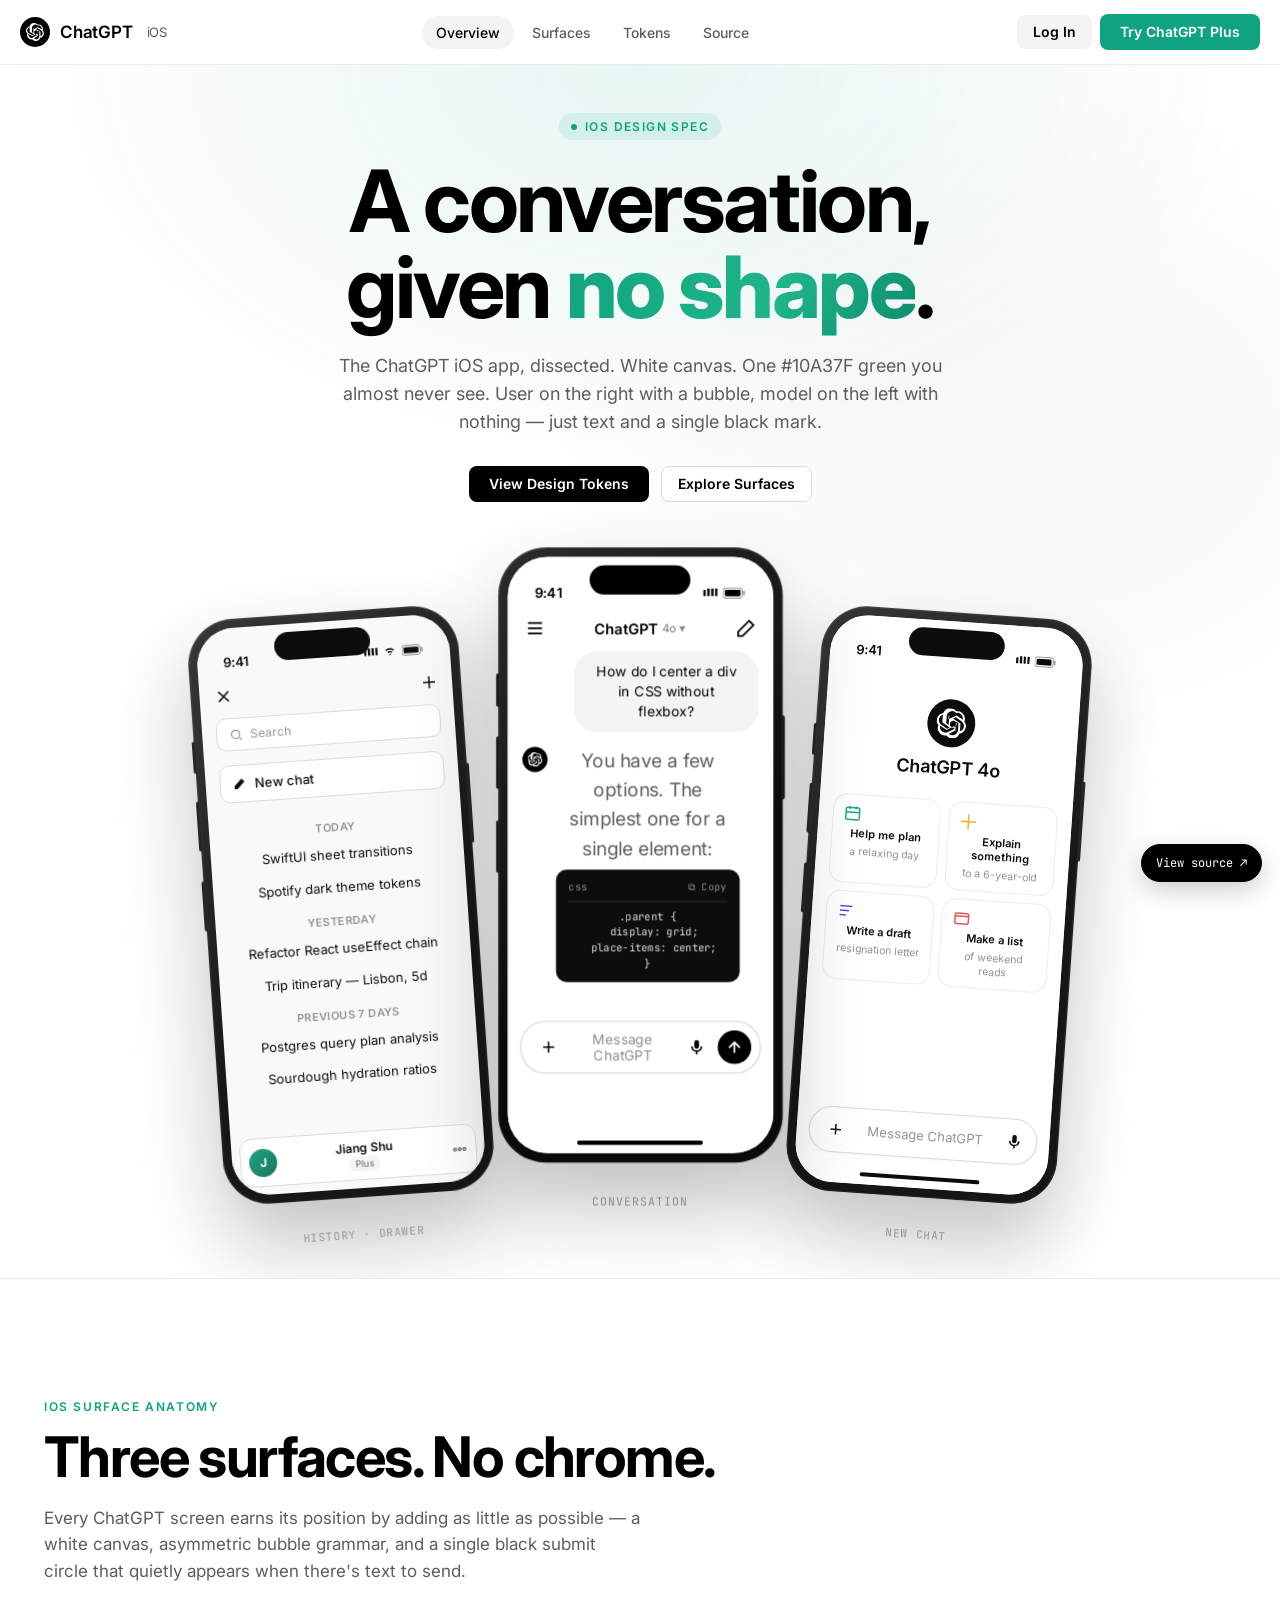
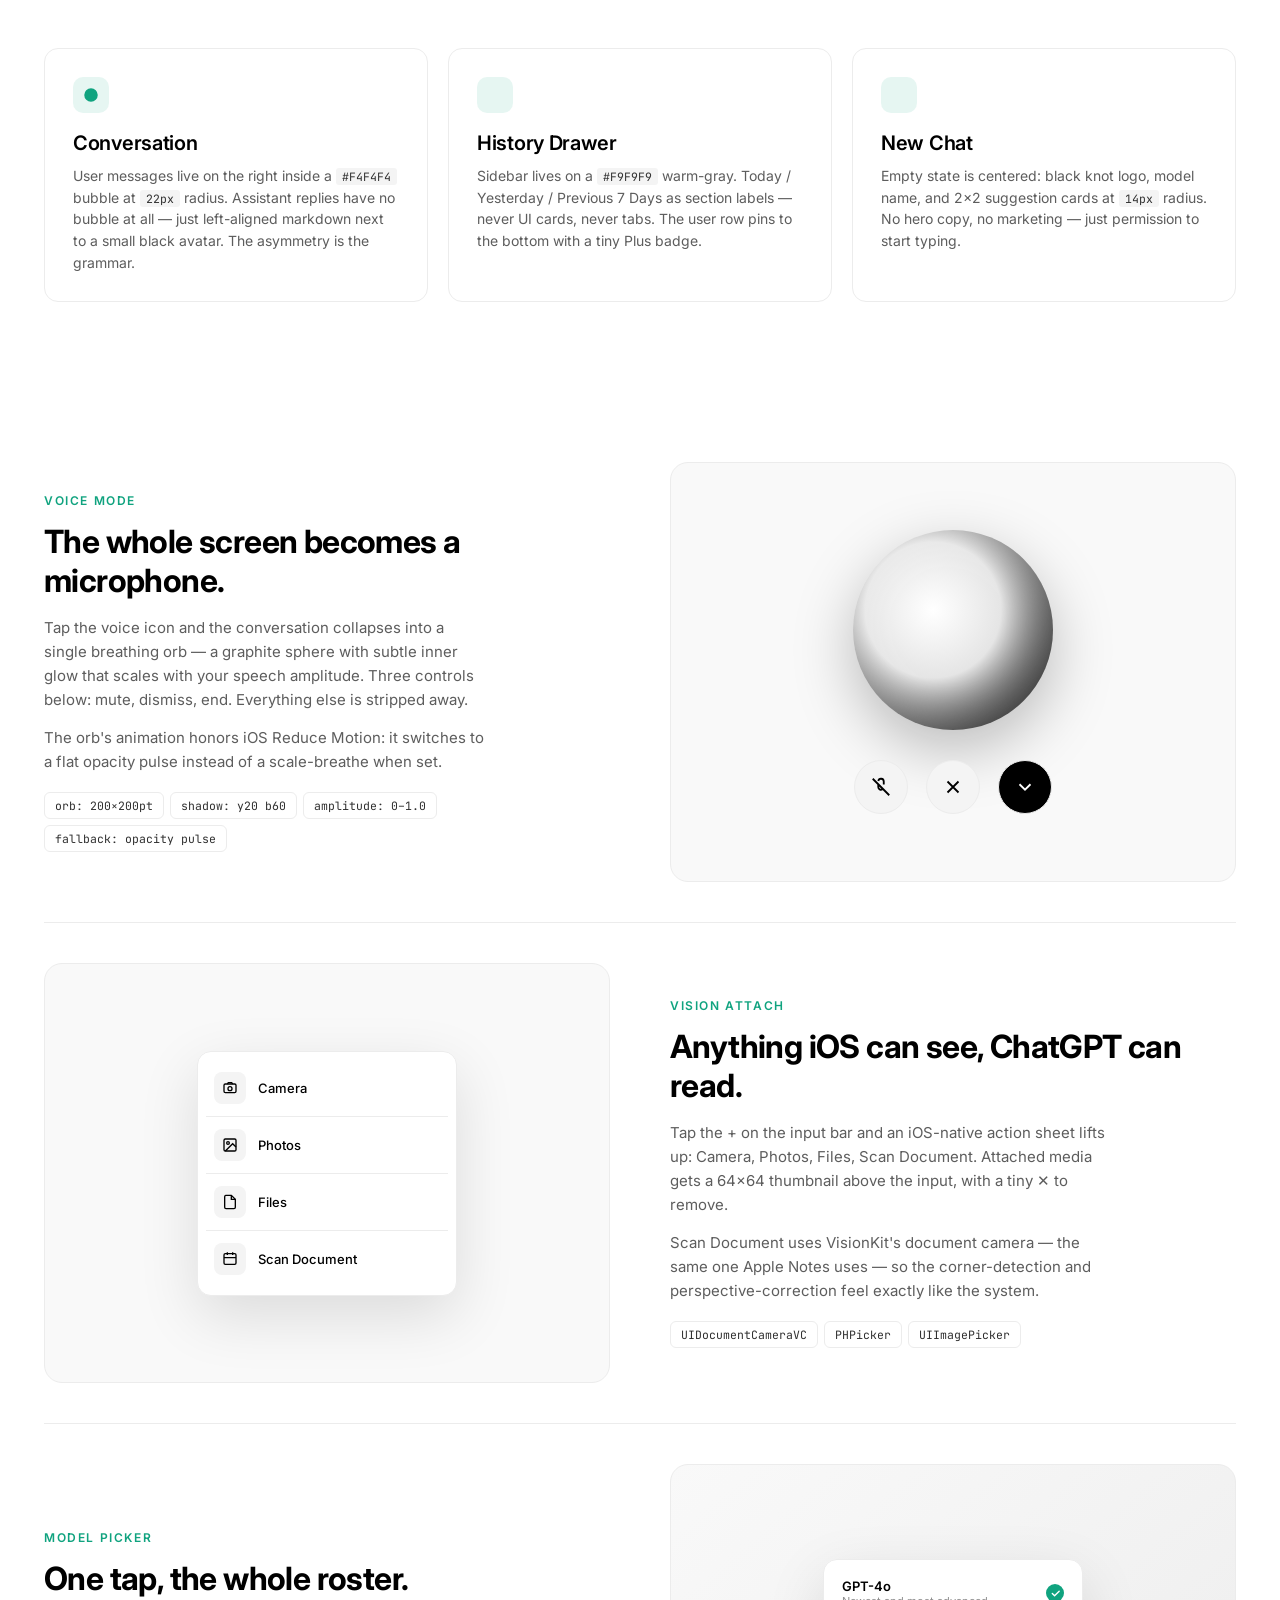
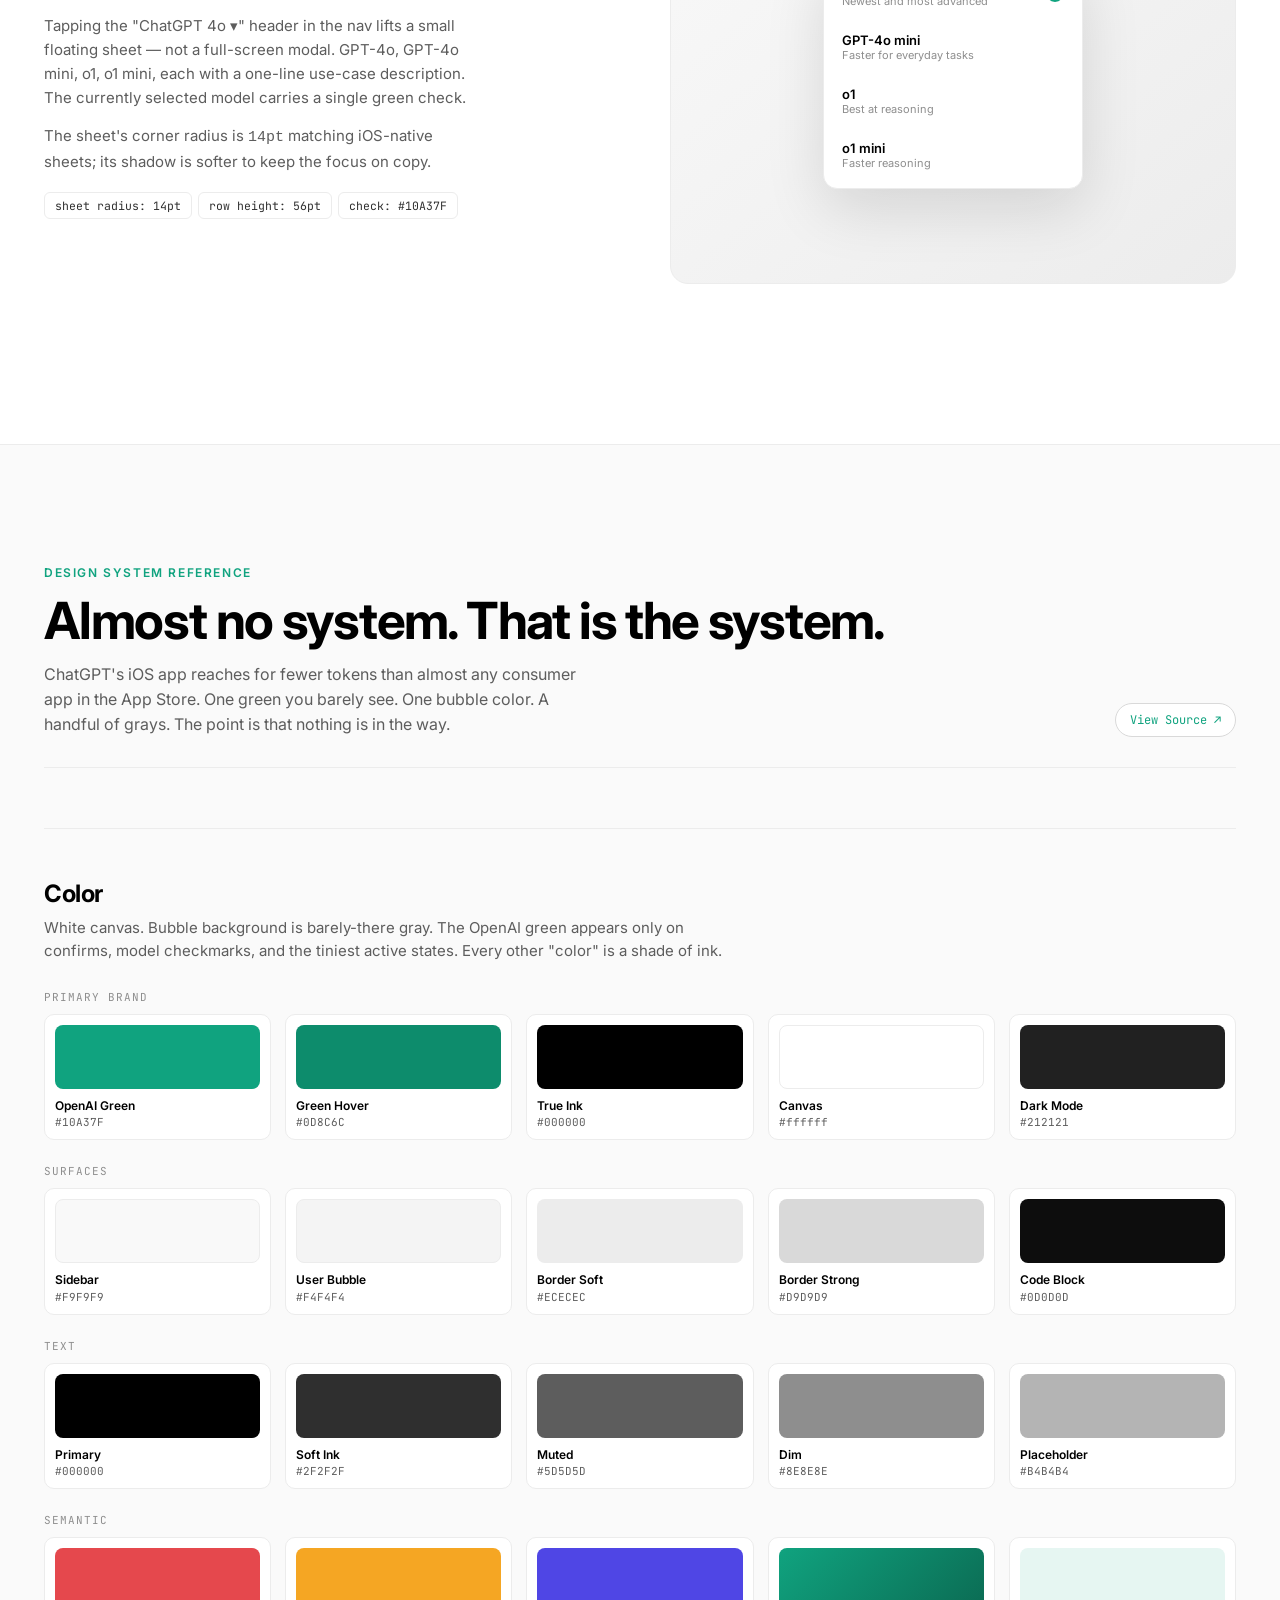
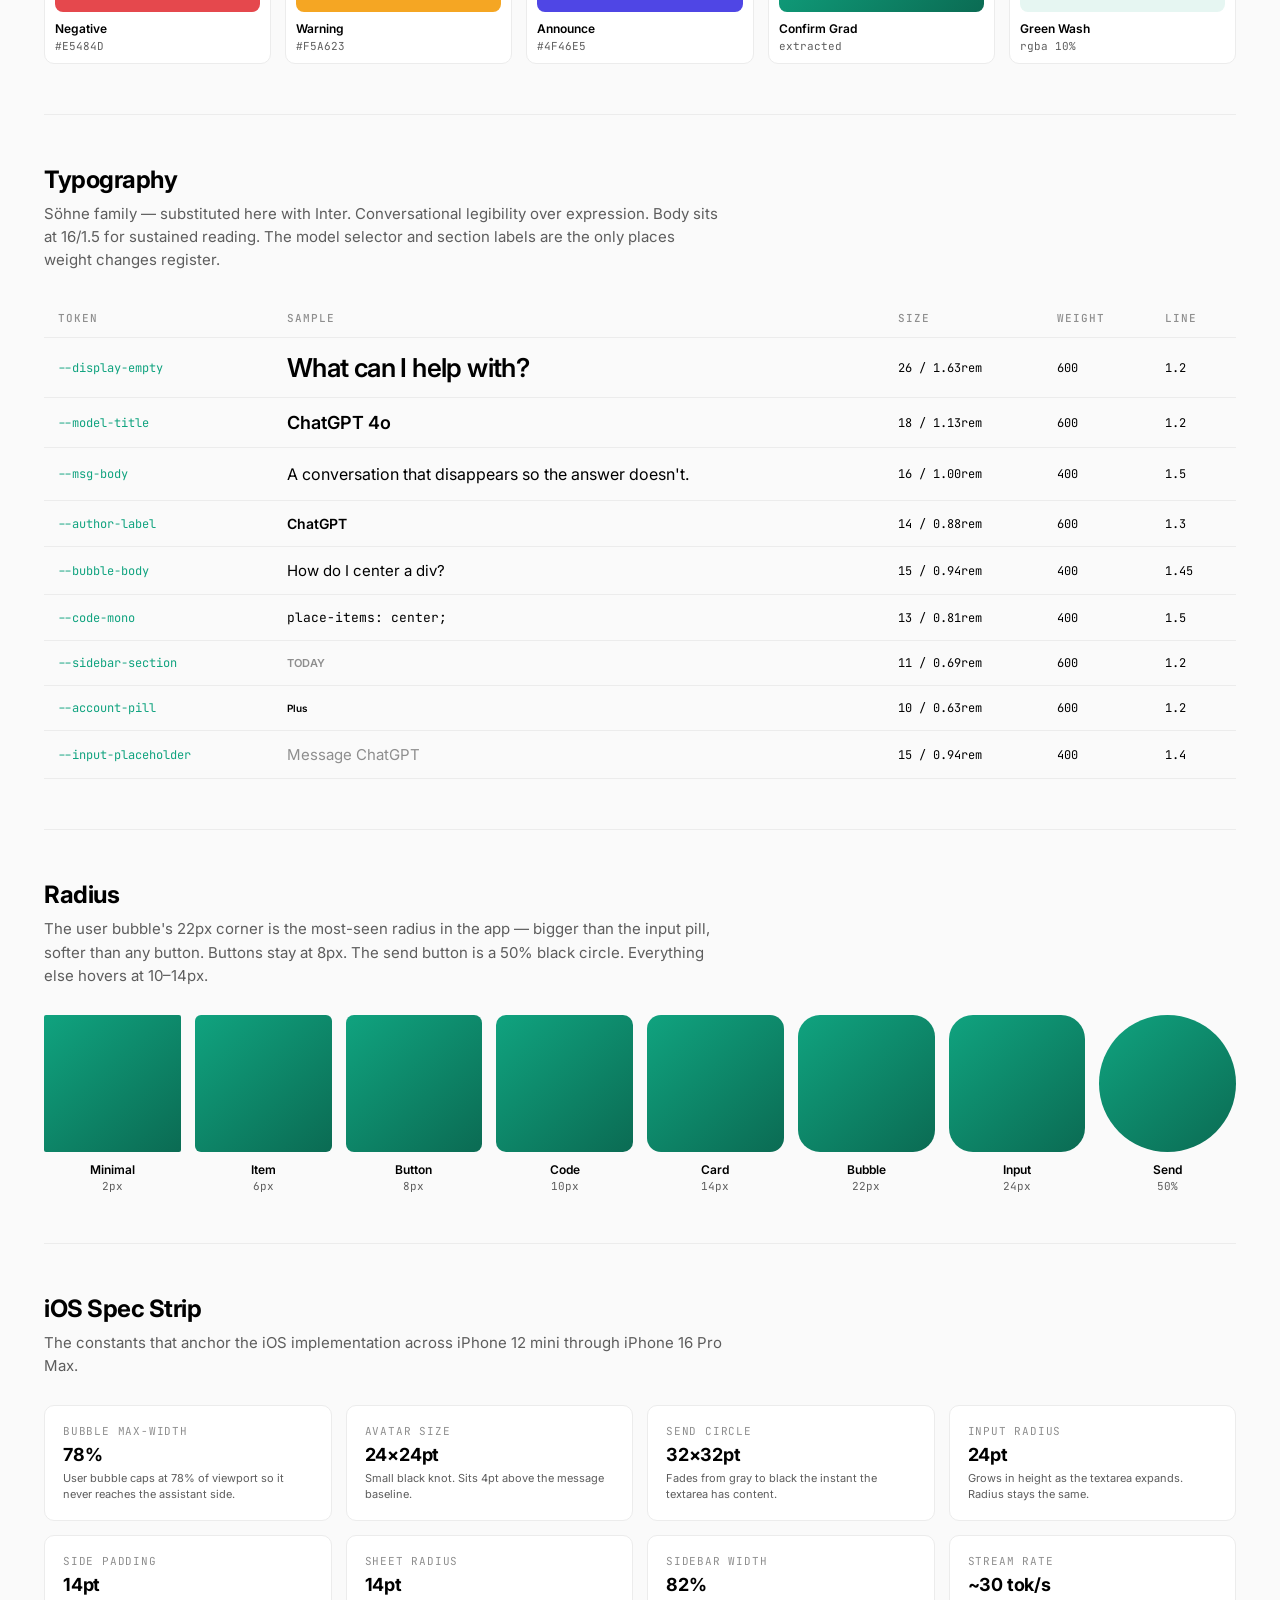
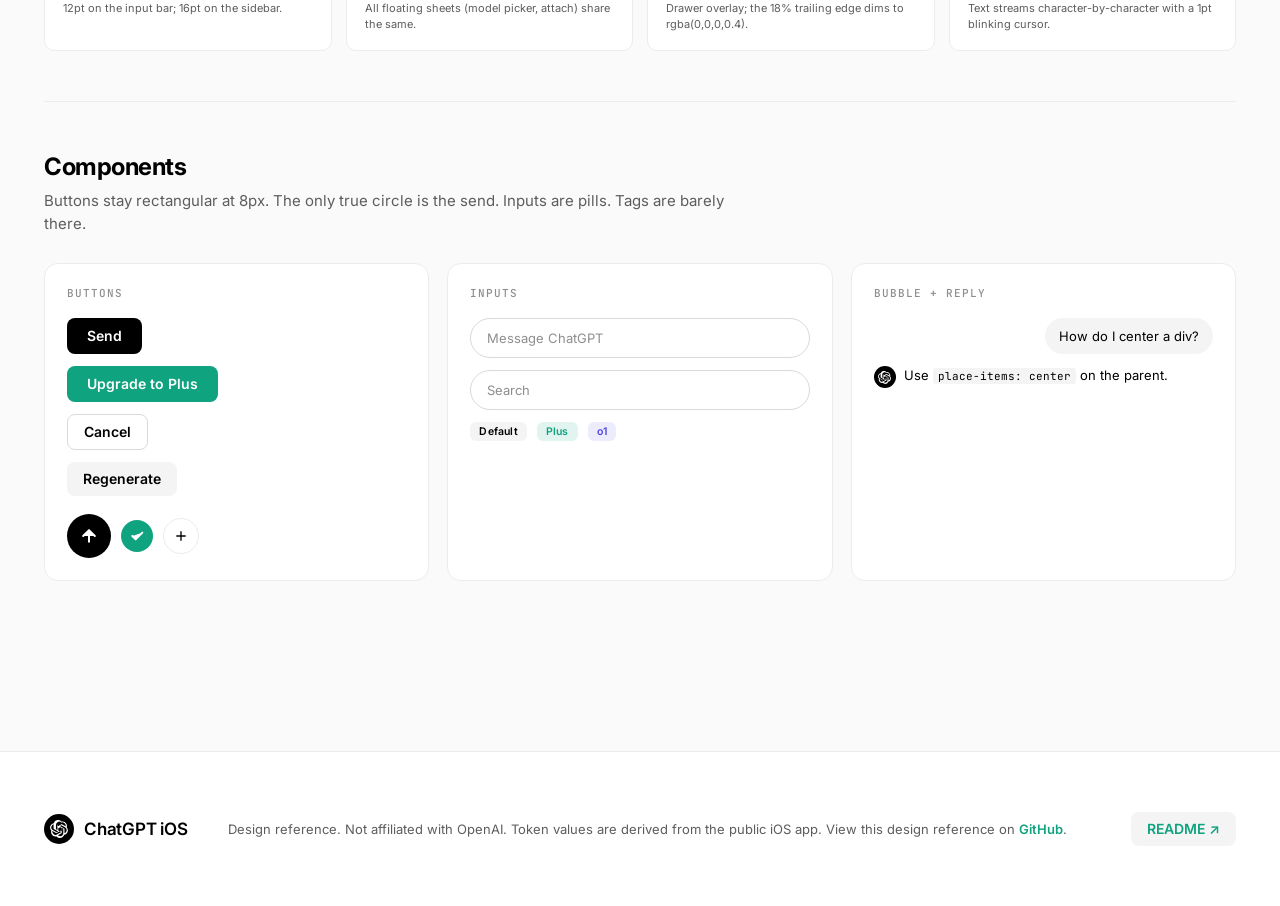
<file: .claude/skills/awesome-design-html/assets/ios/design.chatgpt-ios.html>
<!doctype html>
<html lang="en">
<head>
<meta charset="utf-8" />
<meta name="viewport" content="width=device-width, initial-scale=1" />
<title>ChatGPT — iOS design spec</title>
<meta name="description" content="ChatGPT iOS app design reference. #ffffff canvas, #10A37F OpenAI green, asymmetric bubble grammar, Söhne typography, conversational minimalism." />
<link rel="preconnect" href="https://fonts.googleapis.com" />
<link rel="preconnect" href="https://fonts.gstatic.com" crossorigin />
<link href="https://fonts.googleapis.com/css2?family=Inter:wght@400;500;600;700;800;900&family=JetBrains+Mono:wght@400;500&display=swap" rel="stylesheet" />
<style>
:root{
  --canvas:#ffffff; --surface-1:#F9F9F9; --surface-2:#F4F4F4; --surface-card:#FFFFFF; --surface-card-alt:#ECECEC;
  --accent:#10A37F; --accent-border:#0E8C6C; --accent-hover:#0D8C6C;
  --ink:#000000; --ink-soft:#2F2F2F; --ink-muted:#5D5D5D; --ink-dim:#8E8E8E;
  --border:#ECECEC; --border-soft:#EFEFEF; --border-strong:#D9D9D9;
  --negative:#E5484D; --warning:#F5A623; --announce:#4F46E5;
  --font-ui:"Inter",-apple-system,BlinkMacSystemFont,"Helvetica Neue",helvetica,arial,sans-serif;
  --font-mono:"JetBrains Mono",ui-monospace,monospace;
  --r-min:2px; --r-sm:4px; --r-md:6px; --r-lg:8px; --r-xl:14px; --r-bubble:22px; --r-full:9999px;
}
*{box-sizing:border-box;margin:0;padding:0}
html,body{background:var(--canvas);color:var(--ink);font-family:var(--font-ui);-webkit-font-smoothing:antialiased}
a{color:inherit;text-decoration:none}
button{font-family:inherit;border:0;background:none;color:inherit;cursor:pointer}
img,svg{display:block;max-width:100%}
.container{max-width:1240px;margin:0 auto;padding:0 24px}

/* ========== NAV ========== */
.nav-wrap{position:sticky;top:0;z-index:50;background:rgba(255,255,255,.85);backdrop-filter:blur(20px);border-bottom:1px solid var(--border)}
.nav{display:flex;align-items:center;justify-content:space-between;padding:14px 0}
.brand{display:flex;align-items:center;gap:10px;font-weight:600;font-size:17px;letter-spacing:-.2px;color:var(--ink)}
.brand-mark{width:30px;height:30px;border-radius:50%;background:#000;display:grid;place-items:center}
.brand-mark svg{width:18px;height:18px;fill:#fff}
.nav-mid{display:flex;gap:4px}
.nav-pill{padding:8px 14px;border-radius:var(--r-full);font-size:14px;font-weight:500;color:var(--ink-muted)}
.nav-pill:hover{color:var(--ink);background:var(--surface-1)}
.nav-pill.active{color:var(--ink);background:var(--surface-2)}
.nav-cta{display:flex;align-items:center;gap:8px}
.btn{display:inline-flex;align-items:center;gap:6px;font-weight:600;font-size:14px;line-height:1;cursor:pointer;border:0;text-decoration:none;transition:transform .12s, background .15s, color .15s}
.btn:hover{transform:translateY(-1px)}
.btn-primary{background:#000;color:#fff;padding:11px 20px;border-radius:var(--r-lg)}
.btn-primary:hover{background:#1A1A1A}
.btn-pill{background:var(--surface-2);color:var(--ink);padding:10px 16px;border-radius:var(--r-lg)}
.btn-outline{background:#fff;border:1px solid var(--border-strong);color:var(--ink);padding:10px 16px;border-radius:var(--r-lg)}
.btn-light{background:var(--accent);color:#fff;padding:11px 20px;border-radius:var(--r-lg)}

/* ========== HERO ========== */
.hero{position:relative;padding:48px 0 100px;overflow:hidden}
.hero::before{content:"";position:absolute;inset:0;background:radial-gradient(900px 600px at 50% 0%,rgba(16,163,127,.10),transparent 70%),radial-gradient(700px 500px at 80% 30%,rgba(0,0,0,.03),transparent 70%);pointer-events:none}
.hero-inner{position:relative;text-align:center;max-width:920px;margin:0 auto}
.hero-eyebrow{display:inline-flex;align-items:center;gap:8px;padding:6px 12px;border-radius:var(--r-full);background:rgba(16,163,127,.10);color:var(--accent);font-size:12px;font-weight:600;letter-spacing:1.4px;text-transform:uppercase;margin-bottom:18px}
.hero-eyebrow .dot{width:6px;height:6px;border-radius:50%;background:var(--accent)}
.hero h1{font-size:clamp(44px,7vw,86px);line-height:1;letter-spacing:-2.4px;font-weight:700;margin-bottom:22px;color:var(--ink)}
.hero h1 .gradient-word{background:linear-gradient(120deg,#10A37F,#1FB58A 60%,#0D8C6C);-webkit-background-clip:text;background-clip:text;color:transparent;font-weight:800}
.hero p{font-size:18px;line-height:1.55;color:var(--ink-muted);max-width:620px;margin:0 auto 30px}
.hero-ctas{display:flex;gap:12px;justify-content:center;flex-wrap:wrap;margin-bottom:90px}
.hero-stage{position:relative;display:flex;justify-content:center;align-items:flex-end;gap:30px;perspective:1600px}

/* ========== iPHONE FRAME ========== */
.iphone{width:280px;aspect-ratio:9/19.5;background:linear-gradient(140deg,#2c2c2c,#0a0a0a 60%);border-radius:46px;padding:9px;position:relative;box-shadow:inset 0 0 0 1.5px rgba(255,255,255,.06),inset 0 -2px 0 rgba(0,0,0,.6),0 40px 80px rgba(0,0,0,.25),0 0 0 1px rgba(0,0,0,.04)}
.iphone::before{content:"";position:absolute;top:120px;left:-2px;width:3px;height:32px;background:#1a1a1a;border-radius:2px 0 0 2px}
.iphone::after{content:"";position:absolute;top:180px;left:-2px;width:3px;height:50px;background:#1a1a1a;border-radius:2px 0 0 2px;box-shadow:0 80px 0 #1a1a1a}
.iphone .right-btn{position:absolute;top:160px;right:-2px;width:3px;height:80px;background:#1a1a1a;border-radius:0 2px 2px 0}
.iphone-screen{width:100%;height:100%;border-radius:38px;overflow:hidden;position:relative;background:var(--canvas)}
.dynamic-island{position:absolute;top:8px;left:50%;transform:translateX(-50%);width:96px;height:28px;background:#000;border-radius:999px;z-index:20}
.status-bar{position:absolute;top:0;left:0;right:0;height:50px;display:flex;justify-content:space-between;align-items:center;padding:18px 26px 0;z-index:15;font-size:13px;font-weight:600;color:#000;letter-spacing:-.2px}
.status-bar .sb-icons{display:flex;gap:5px;align-items:center}
.iphone-stage-center{transform:translateY(-30px) scale(1.05);z-index:3}
.iphone-stage-left{transform:rotate(-4deg) translateY(20px);z-index:2;opacity:.95}
.iphone-stage-right{transform:rotate(4deg) translateY(20px);z-index:2;opacity:.95}
.iphone-label{position:absolute;bottom:-44px;left:50%;transform:translateX(-50%);font-family:var(--font-mono);font-size:11px;color:var(--ink-dim);letter-spacing:.6px;text-transform:uppercase;white-space:nowrap}

.scr{position:absolute;inset:0;color:var(--ink);font-size:11px;display:flex;flex-direction:column;padding-top:52px;background:#fff}

/* ========== SCREEN: CONVERSATION ========== */
.cg-top{display:flex;align-items:center;justify-content:space-between;padding:6px 16px 12px}
.cg-top svg{width:20px;height:20px;stroke:#000;fill:none;stroke-width:2}
.cg-top .cg-model{display:flex;align-items:center;gap:4px;font-size:14px;font-weight:600;color:var(--ink)}
.cg-top .cg-model small{font-size:11px;color:var(--ink-dim);font-weight:500}
.cg-body{flex:1;overflow:hidden;padding:0 14px;display:flex;flex-direction:column;gap:14px}
.cg-msg-user{align-self:flex-end;max-width:78%;background:var(--surface-2);border-radius:22px;padding:10px 14px;font-size:13px;line-height:1.45;color:var(--ink)}
.cg-msg-assist{align-self:flex-start;display:flex;gap:8px;max-width:92%}
.cg-msg-assist .cg-av{width:24px;height:24px;border-radius:50%;background:#000;flex-shrink:0;display:grid;place-items:center}
.cg-msg-assist .cg-av svg{width:14px;height:14px;fill:#fff}
.cg-msg-assist .cg-text{font-size:13px;line-height:1.5;color:var(--ink)}
.cg-msg-assist .cg-text p{margin-bottom:6px}
.cg-code{background:#0D0D0D;color:#E5E5E5;border-radius:10px;padding:10px 12px;font-family:var(--font-mono);font-size:10px;line-height:1.5;margin-top:6px;position:relative}
.cg-code .cg-code-head{display:flex;justify-content:space-between;color:#8E8E8E;font-size:9.5px;margin-bottom:6px;padding-bottom:6px;border-bottom:1px solid #2A2A2A}
.cg-code .cg-code-copy{display:flex;align-items:center;gap:3px}
.cg-input{margin:10px 12px 76px;background:#fff;border:1px solid var(--border-strong);border-radius:24px;padding:8px 8px 8px 12px;display:flex;align-items:center;gap:6px;box-shadow:0 1px 3px rgba(0,0,0,.04)}
.cg-input .cg-attach{width:28px;height:28px;border-radius:50%;background:transparent;display:grid;place-items:center;flex-shrink:0}
.cg-input .cg-attach svg{width:18px;height:18px;stroke:#000;fill:none;stroke-width:2}
.cg-input .cg-placeholder{flex:1;font-size:13px;color:var(--ink-dim);font-weight:400}
.cg-input .cg-mic{width:28px;height:28px;border-radius:50%;background:transparent;display:grid;place-items:center;flex-shrink:0}
.cg-input .cg-mic svg{width:18px;height:18px;fill:#000}
.cg-input .cg-send{width:32px;height:32px;border-radius:50%;background:#000;display:grid;place-items:center;flex-shrink:0}
.cg-input .cg-send svg{width:16px;height:16px;fill:#fff}

/* tab/bottom bar -- ChatGPT has none, use minimal bottom */
.cg-home-ind{position:absolute;bottom:8px;left:50%;transform:translateX(-50%);width:120px;height:4px;border-radius:2px;background:#000;z-index:10}

/* ========== SCREEN: SIDEBAR ========== */
.cg-sidebar-bg{background:var(--surface-1)}
.cg-sb-top{padding:6px 14px 12px;display:flex;justify-content:space-between;align-items:center}
.cg-sb-top svg{width:20px;height:20px;stroke:#000;fill:none;stroke-width:2}
.cg-sb-search{margin:0 14px 14px;background:#fff;border:1px solid var(--border-strong);border-radius:10px;padding:8px 12px;display:flex;align-items:center;gap:7px;font-size:12px;color:var(--ink-dim)}
.cg-sb-search svg{width:14px;height:14px;stroke:var(--ink-dim);fill:none;stroke-width:2}
.cg-sb-newchat{margin:0 14px 14px;background:#fff;border:1px solid var(--border-strong);border-radius:10px;padding:10px 12px;display:flex;align-items:center;gap:8px;font-size:13px;color:var(--ink);font-weight:500}
.cg-sb-newchat svg{width:14px;height:14px;fill:#000}
.cg-sb-sec{font-size:11px;color:var(--ink-dim);text-transform:uppercase;letter-spacing:.4px;font-weight:600;padding:10px 16px 4px}
.cg-sb-item{padding:8px 16px;font-size:13px;color:var(--ink);line-height:1.3;border-radius:6px}
.cg-sb-item:hover{background:var(--surface-2)}
.cg-account{position:absolute;bottom:8px;left:8px;right:8px;background:#fff;border:1px solid var(--border-strong);border-radius:12px;padding:8px;display:flex;align-items:center;gap:8px}
.cg-account .cg-acct-av{width:28px;height:28px;border-radius:50%;background:linear-gradient(135deg,#10A37F,#0D6B4F);color:#fff;display:grid;place-items:center;font-size:12px;font-weight:700;flex-shrink:0}
.cg-account .cg-acct-meta{flex:1;min-width:0}
.cg-account .cg-acct-name{font-size:12px;font-weight:600;color:var(--ink)}
.cg-account .cg-acct-pill{font-size:9.5px;background:var(--surface-2);color:var(--ink-muted);padding:2px 6px;border-radius:6px;display:inline-block;margin-top:1px}

/* ========== SCREEN: NEW CHAT / EMPTY ========== */
.cg-empty-bg{background:#fff;display:flex;flex-direction:column;align-items:center;justify-content:flex-start;padding-top:78px}
.cg-empty-logo{width:48px;height:48px;border-radius:50%;background:#000;display:grid;place-items:center;margin-bottom:10px}
.cg-empty-logo svg{width:30px;height:30px;fill:#fff}
.cg-empty-name{font-size:18px;font-weight:600;color:var(--ink);margin-bottom:22px}
.cg-suggest-grid{display:grid;grid-template-columns:1fr 1fr;gap:8px;padding:0 14px;width:100%}
.cg-suggest{background:#fff;border:1px solid var(--border);border-radius:14px;padding:10px;min-height:72px;display:flex;flex-direction:column;gap:4px}
.cg-suggest .cg-sg-ic{width:18px;height:18px}
.cg-suggest .cg-sg-ic svg{width:18px;height:18px}
.cg-suggest .cg-sg-t{font-size:11px;font-weight:600;color:var(--ink);line-height:1.25}
.cg-suggest .cg-sg-s{font-size:10.5px;color:var(--ink-dim);line-height:1.3}

/* ========== FEATURES SECTION ========== */
.section{padding:120px 0;border-top:1px solid var(--border)}
.section-eyebrow{font-size:12px;letter-spacing:1.6px;text-transform:uppercase;font-weight:600;color:var(--accent);margin-bottom:14px}
.section-head{max-width:760px;margin-bottom:64px}
.section-head h2{font-size:clamp(34px,4.5vw,56px);font-weight:700;letter-spacing:-1.6px;line-height:1.05;margin-bottom:18px;color:var(--ink)}
.section-head p{font-size:17px;color:var(--ink-muted);line-height:1.55;max-width:600px}

.feature-grid{display:grid;grid-template-columns:repeat(3,1fr);gap:20px}
.feat{background:#fff;border-radius:14px;padding:28px;border:1px solid var(--border)}
.feat:hover{border-color:var(--border-strong)}
.feat .feat-ic{width:36px;height:36px;border-radius:10px;background:rgba(16,163,127,.10);display:grid;place-items:center;margin-bottom:18px}
.feat .feat-ic svg{width:18px;height:18px;fill:var(--accent)}
.feat h3{font-size:20px;font-weight:600;letter-spacing:-.3px;margin-bottom:10px;color:var(--ink)}
.feat p{font-size:14px;color:var(--ink-muted);line-height:1.55}
.feat code{font-family:var(--font-mono);font-size:11.5px;background:var(--surface-2);padding:1px 6px;border-radius:3px;color:var(--ink-soft)}

/* iOS specific feature row */
.ios-feat{display:grid;grid-template-columns:1fr 1fr;gap:60px;align-items:center;padding:40px 0;border-top:1px solid var(--border)}
.ios-feat:first-child{border-top:0}
.ios-feat-text h3{font-size:32px;font-weight:700;letter-spacing:-.6px;margin-bottom:16px;color:var(--ink)}
.ios-feat-text p{font-size:15px;color:var(--ink-muted);line-height:1.6;margin-bottom:14px;max-width:440px}
.ios-feat-tokens{display:flex;flex-wrap:wrap;gap:6px;margin-top:18px}
.ios-feat-tokens code{font-family:var(--font-mono);font-size:11.5px;background:#fff;padding:5px 10px;border-radius:6px;color:var(--ink-soft);border:1px solid var(--border)}
.ios-feat-visual{background:var(--surface-1);border-radius:18px;padding:50px;display:grid;place-items:center;min-height:420px;border:1px solid var(--border);position:relative;overflow:hidden}

/* Voice orb */
.voice-stage{display:flex;flex-direction:column;align-items:center;gap:30px}
.voice-orb{width:200px;height:200px;border-radius:50%;background:radial-gradient(circle at 40% 40%,#fff,#E5E5E5 40%,#1A1A1A 75%,#000 95%);box-shadow:0 20px 60px rgba(0,0,0,.25),inset 0 0 60px rgba(255,255,255,.4)}
.voice-controls{display:flex;gap:18px}
.voice-btn{width:54px;height:54px;border-radius:50%;background:var(--surface-2);display:grid;place-items:center;border:1px solid var(--border)}
.voice-btn svg{width:22px;height:22px;stroke:var(--ink);fill:none;stroke-width:2}
.voice-btn.dismiss{background:#000}
.voice-btn.dismiss svg{stroke:#fff}

/* Vision attach */
.attach-sheet{width:260px;background:#fff;border-radius:14px;padding:8px;border:1px solid var(--border);box-shadow:0 20px 60px rgba(0,0,0,.12)}
.attach-row{display:flex;align-items:center;gap:12px;padding:12px 8px;border-bottom:1px solid var(--border)}
.attach-row:last-child{border-bottom:0}
.attach-row .a-ic{width:32px;height:32px;border-radius:8px;background:var(--surface-2);display:grid;place-items:center;flex-shrink:0}
.attach-row .a-ic svg{width:16px;height:16px;stroke:var(--ink);fill:none;stroke-width:2}
.attach-row .a-label{font-size:13px;font-weight:500;color:var(--ink)}

/* Model picker */
.model-sheet{width:260px;background:#fff;border-radius:14px;padding:6px;border:1px solid var(--border);box-shadow:0 20px 60px rgba(0,0,0,.12)}
.model-row{display:flex;align-items:center;gap:10px;padding:12px;border-radius:8px}
.model-row:hover{background:var(--surface-1)}
.model-row .m-meta{flex:1}
.model-row .m-name{font-size:13px;font-weight:600;color:var(--ink)}
.model-row .m-desc{font-size:11px;color:var(--ink-dim)}
.model-row .m-check{width:18px;height:18px;border-radius:50%;background:var(--accent);display:grid;place-items:center}
.model-row .m-check svg{width:11px;height:11px;fill:#fff}

/* ========== DESIGN SYSTEM SECTION (Part B) ========== */
.ds-section{padding:120px 0;background:#FAFAFA;border-top:1px solid var(--border)}
.ds-intro{display:grid;grid-template-columns:1fr auto;gap:24px;align-items:end;margin-bottom:60px;border-bottom:1px solid var(--border);padding-bottom:30px}
.ds-intro h2{font-size:clamp(32px,4vw,52px);font-weight:700;letter-spacing:-1.6px;line-height:1.05;margin:14px 0 14px;color:var(--ink)}
.ds-intro p{font-size:16px;color:var(--ink-muted);max-width:560px;line-height:1.55}
.ds-source{font-family:var(--font-mono);font-size:12px;color:var(--accent);border:1px solid var(--border-strong);padding:8px 14px;border-radius:var(--r-full);white-space:nowrap;background:#fff}
.ds-source:hover{background:var(--surface-2)}

.ds-block{padding:50px 0;border-top:1px solid var(--border)}
.ds-block:first-of-type{border-top:0;padding-top:0}
.ds-heading{font-size:24px;font-weight:700;letter-spacing:-.5px;margin-bottom:8px;color:var(--ink)}
.ds-desc{font-size:15px;color:var(--ink-muted);max-width:680px;line-height:1.55;margin-bottom:28px}
.ds-caption{font-family:var(--font-mono);font-size:11px;text-transform:uppercase;letter-spacing:1px;color:var(--ink-dim);margin:24px 0 10px}

/* swatches */
.ds-swatches{display:grid;grid-template-columns:repeat(5,1fr);gap:14px}
.ds-sw{background:#fff;border-radius:10px;padding:10px;border:1px solid var(--border)}
.ds-sw .chip{height:64px;border-radius:8px;margin-bottom:10px}
.ds-sw .name{font-size:12px;font-weight:600;line-height:1.2;color:var(--ink)}
.ds-sw .val{font-family:var(--font-mono);font-size:11px;color:var(--ink-muted);margin-top:2px}

/* type table */
.ds-type-table{width:100%;border-collapse:collapse;font-family:var(--font-mono);font-size:12px}
.ds-type-table th{text-align:left;padding:12px 14px;color:var(--ink-dim);font-weight:500;border-bottom:1px solid var(--border);text-transform:uppercase;letter-spacing:1px;font-size:11px}
.ds-type-table td{padding:14px;border-bottom:1px solid var(--border);vertical-align:middle}
.ds-type-table td.token{color:var(--accent)}
.ds-type-table td.sample{font-family:var(--font-ui);color:var(--ink)}

/* radius */
.ds-radius{display:grid;grid-template-columns:repeat(8,1fr);gap:14px}
.ds-radius-cell{text-align:center}
.ds-radius-box{width:100%;aspect-ratio:1;background:linear-gradient(140deg,#10A37F,#0B6B53);margin-bottom:10px}
.ds-radius-label{font-size:12px;font-weight:600;color:var(--ink)}
.ds-radius-val{font-family:var(--font-mono);font-size:11px;color:var(--ink-muted);margin-top:2px}

/* components */
.ds-comp{display:grid;grid-template-columns:repeat(3,1fr);gap:18px}
.ds-card{background:#fff;border-radius:14px;padding:22px;border:1px solid var(--border)}
.ds-card h5{font-family:var(--font-mono);font-size:11px;text-transform:uppercase;letter-spacing:1px;color:var(--ink-dim);margin-bottom:18px;font-weight:500}
.ds-card-stack{display:flex;flex-direction:column;gap:12px;align-items:flex-start}
.ds-card-row{display:flex;gap:10px;align-items:center;flex-wrap:wrap}
.btn-circle{width:44px;height:44px;border-radius:50%;background:#000;color:#fff;display:grid;place-items:center;cursor:pointer}
.btn-circle svg{width:20px;height:20px;fill:#fff}
.btn-circle-sm{width:32px;height:32px;border-radius:50%;background:var(--accent);color:#fff;display:grid;place-items:center}
.btn-circle-sm svg{width:16px;height:16px;fill:#fff}
.btn-ghost-circle{width:36px;height:36px;border-radius:50%;background:transparent;color:var(--ink-muted);display:grid;place-items:center;border:1px solid var(--border)}
.btn-ghost-circle:hover{color:var(--ink);background:var(--surface-1)}
.input-pill{background:#fff;border:1px solid var(--border-strong);border-radius:24px;padding:11px 16px;color:var(--ink);font-family:inherit;font-size:13px;width:100%;outline:none}
.input-pill::placeholder{color:var(--ink-dim)}
.input-pill:focus{border-color:var(--accent)}
.tag{font-size:10.5px;font-weight:600;padding:3px 9px;border-radius:6px;letter-spacing:.2px}
.tag-explicit{background:var(--surface-2);color:var(--ink)}
.tag-new{background:rgba(16,163,127,.12);color:var(--accent)}
.tag-pod{background:rgba(79,70,229,.10);color:var(--announce)}

.token-strip{display:grid;grid-template-columns:repeat(4,1fr);gap:14px;margin-top:28px}
.token-cell{background:#fff;border-radius:10px;padding:18px;border:1px solid var(--border)}
.token-cell .tk-label{font-family:var(--font-mono);font-size:11px;color:var(--ink-dim);text-transform:uppercase;letter-spacing:.8px}
.token-cell .tk-val{font-size:18px;font-weight:700;margin-top:6px;color:var(--ink);letter-spacing:-.2px}
.token-cell .tk-note{font-size:11px;color:var(--ink-muted);margin-top:6px;line-height:1.4}

/* ========== FOOTER ========== */
footer{padding:60px 0;border-top:1px solid var(--border);background:#fff}
.foot{display:grid;grid-template-columns:auto 1fr auto;gap:40px;align-items:center}
.foot p{font-size:13px;color:var(--ink-muted);line-height:1.55}
.foot a{color:var(--accent);font-weight:600}

/* floating link */
.float-link{position:fixed;bottom:18px;right:18px;background:#000;border:1px solid #000;color:#fff;font-family:var(--font-mono);font-size:12px;padding:10px 14px;border-radius:var(--r-full);z-index:99;box-shadow:0 8px 24px rgba(0,0,0,.2)}
.float-link:hover{background:#1A1A1A}

@media(max-width:920px){
  .hero-stage{flex-direction:column;align-items:center;gap:60px}
  .iphone-stage-center,.iphone-stage-left,.iphone-stage-right{transform:none}
  .ios-feat{grid-template-columns:1fr;gap:30px}
  .feature-grid{grid-template-columns:1fr}
  .ds-swatches{grid-template-columns:repeat(2,1fr)}
  .ds-radius{grid-template-columns:repeat(4,1fr)}
  .ds-comp{grid-template-columns:1fr}
  .token-strip{grid-template-columns:repeat(2,1fr)}
  .foot{grid-template-columns:1fr;text-align:center}
  .nav-mid{display:none}
}
</style>
</head>
<body>

<!-- OpenAI knot SVG defined once for reuse -->
<svg width="0" height="0" style="position:absolute"><defs>
<symbol id="oai-logo" viewBox="0 0 24 24"><path d="M22.28 9.82a5.93 5.93 0 0 0-.51-4.87 6 6 0 0 0-6.46-2.87A6 6 0 0 0 4.98 4.2a5.93 5.93 0 0 0-3.97 2.88 6 6 0 0 0 .74 7.04 5.93 5.93 0 0 0 .51 4.87 6 6 0 0 0 6.46 2.87 5.99 5.99 0 0 0 4.52 2.02 6 6 0 0 0 5.72-4.13 5.93 5.93 0 0 0 3.97-2.87 6 6 0 0 0-.74-7.05zM13.27 21.5a4.46 4.46 0 0 1-2.85-1.03l.14-.08 4.74-2.74a.77.77 0 0 0 .39-.67v-6.69l2 1.16a.07.07 0 0 1 .04.05v5.55a4.47 4.47 0 0 1-4.46 4.45zM3.7 17.42a4.45 4.45 0 0 1-.53-2.98l.14.09 4.74 2.74a.77.77 0 0 0 .78 0l5.79-3.35v2.31a.07.07 0 0 1-.03.06l-4.8 2.76a4.46 4.46 0 0 1-6.09-1.63zM2.46 7.6a4.45 4.45 0 0 1 2.32-1.95v5.64a.77.77 0 0 0 .39.67l5.78 3.34-2 1.15a.07.07 0 0 1-.07 0l-4.8-2.78A4.46 4.46 0 0 1 2.46 7.6zm16.45 3.82-5.79-3.35 2-1.15a.07.07 0 0 1 .06 0l4.8 2.77a4.45 4.45 0 0 1-.67 8.04v-5.64a.77.77 0 0 0-.4-.67zm1.98-3-.13-.09-4.75-2.74a.77.77 0 0 0-.78 0l-5.78 3.35V6.63a.07.07 0 0 1 .03-.07L14.28 3.8a4.45 4.45 0 0 1 6.61 4.62zM9.96 13.39l-2-1.16a.07.07 0 0 1-.03-.05V6.63a4.45 4.45 0 0 1 7.32-3.41l-.14.08L10.37 6.04a.77.77 0 0 0-.39.67zm1.09-2.34 2.58-1.49 2.58 1.49v2.97l-2.58 1.49-2.58-1.49z"/></symbol>
</defs></svg>

<!-- ===== NAV ===== -->
<div class="nav-wrap">
  <div class="container nav">
    <div class="brand">
      <span class="brand-mark"><svg><use href="#oai-logo"/></svg></span>
      ChatGPT <span style="font-weight:400;color:var(--ink-muted);font-size:13px;margin-left:4px">iOS</span>
    </div>
    <nav class="nav-mid">
      <a class="nav-pill active" href="#hero">Overview</a>
      <a class="nav-pill" href="#features">Surfaces</a>
      <a class="nav-pill" href="#design-system">Tokens</a>
      <a class="nav-pill" href="#footer">Source</a>
    </nav>
    <div class="nav-cta">
      <a class="btn btn-pill" href="#">Log In</a>
      <a class="btn btn-light" href="#">Try ChatGPT Plus</a>
    </div>
  </div>
</div>

<!-- ===== HERO ===== -->
<section class="hero" id="hero">
  <div class="container hero-inner">
    <div class="hero-eyebrow"><span class="dot"></span>iOS Design Spec</div>
    <h1>A conversation,<br/>given <span class="gradient-word">no shape</span>.</h1>
    <p>The ChatGPT iOS app, dissected. White canvas. One #10A37F green you almost never see. User on the right with a bubble, model on the left with nothing — just text and a single black mark.</p>
    <div class="hero-ctas">
      <a class="btn btn-primary" href="#design-system">View Design Tokens</a>
      <a class="btn btn-outline" href="#features">Explore Surfaces</a>
    </div>

    <div class="hero-stage">

      <!-- SIDEBAR -->
      <div class="iphone iphone-stage-left">
        <span class="right-btn"></span>
        <div class="iphone-screen">
          <div class="dynamic-island"></div>
          <div class="status-bar">
            <span>9:41</span>
            <div class="sb-icons">
              <svg width="14" height="9" viewBox="0 0 18 12" fill="#000"><rect x="0" y="2" width="3" height="8" rx="1"/><rect x="5" y="0" width="3" height="10" rx="1"/><rect x="10" y="0" width="3" height="10" rx="1"/><rect x="15" y="0" width="3" height="10" rx="1"/></svg>
              <svg width="14" height="10" viewBox="0 0 18 14" fill="#000"><path d="M9 3c-2.4 0-4.6.9-6.3 2.4l1.6 1.6C5.6 5.8 7.2 5.2 9 5.2s3.4.6 4.7 1.8l1.6-1.6C13.6 3.9 11.4 3 9 3zm0 4c-1.4 0-2.7.5-3.6 1.4l1.6 1.6C7.5 9.4 8.2 9.2 9 9.2s1.5.2 2 .8l1.6-1.6C11.7 7.5 10.4 7 9 7zm0 4l-1.4 1.4c.4.4.9.6 1.4.6s1-.2 1.4-.6L9 11z"/></svg>
              <svg width="22" height="11" viewBox="0 0 25 12" fill="none"><rect x="0" y="0.5" width="21" height="11" rx="3" stroke="#000" stroke-opacity="0.5"/><rect x="2" y="2.5" width="17" height="7" rx="1.5" fill="#000"/><rect x="22" y="3.5" width="1.5" height="5" rx="0.5" fill="#000" fill-opacity="0.5"/></svg>
            </div>
          </div>
          <div class="scr cg-sidebar-bg">
            <div class="cg-sb-top">
              <svg viewBox="0 0 24 24"><path d="M18 6L6 18M6 6l12 12"/></svg>
              <svg viewBox="0 0 24 24" style="width:18px;height:18px"><path d="M12 4v16M4 12h16"/></svg>
            </div>
            <div class="cg-sb-search">
              <svg viewBox="0 0 24 24"><circle cx="11" cy="11" r="7"/><path d="M21 21l-4-4"/></svg>
              <span>Search</span>
            </div>
            <div class="cg-sb-newchat">
              <svg viewBox="0 0 24 24"><path d="M15.5 3.5l5 5L8 21H3v-5L15.5 3.5z"/></svg>
              <span>New chat</span>
            </div>
            <div class="cg-sb-sec">Today</div>
            <div class="cg-sb-item">SwiftUI sheet transitions</div>
            <div class="cg-sb-item">Spotify dark theme tokens</div>
            <div class="cg-sb-sec">Yesterday</div>
            <div class="cg-sb-item">Refactor React useEffect chain</div>
            <div class="cg-sb-item">Trip itinerary — Lisbon, 5d</div>
            <div class="cg-sb-sec">Previous 7 Days</div>
            <div class="cg-sb-item">Postgres query plan analysis</div>
            <div class="cg-sb-item">Sourdough hydration ratios</div>
            <div class="cg-account">
              <div class="cg-acct-av">J</div>
              <div class="cg-acct-meta">
                <div class="cg-acct-name">Jiang Shu</div>
                <div class="cg-acct-pill">Plus</div>
              </div>
              <svg width="16" height="16" viewBox="0 0 24 24" fill="none" stroke="#5D5D5D" stroke-width="2"><circle cx="5" cy="12" r="2"/><circle cx="12" cy="12" r="2"/><circle cx="19" cy="12" r="2"/></svg>
            </div>
          </div>
        </div>
        <div class="iphone-label">History · Drawer</div>
      </div>

      <!-- CONVERSATION (center) -->
      <div class="iphone iphone-stage-center">
        <span class="right-btn"></span>
        <div class="iphone-screen">
          <div class="dynamic-island"></div>
          <div class="status-bar">
            <span>9:41</span>
            <div class="sb-icons">
              <svg width="14" height="9" viewBox="0 0 18 12" fill="#000"><rect x="0" y="2" width="3" height="8" rx="1"/><rect x="5" y="0" width="3" height="10" rx="1"/><rect x="10" y="0" width="3" height="10" rx="1"/><rect x="15" y="0" width="3" height="10" rx="1"/></svg>
              <svg width="22" height="11" viewBox="0 0 25 12" fill="none"><rect x="0" y="0.5" width="21" height="11" rx="3" stroke="#000" stroke-opacity="0.5"/><rect x="2" y="2.5" width="17" height="7" rx="1.5" fill="#000"/><rect x="22" y="3.5" width="1.5" height="5" rx="0.5" fill="#000" fill-opacity="0.5"/></svg>
            </div>
          </div>
          <div class="scr">
            <div class="cg-top">
              <svg viewBox="0 0 24 24"><path d="M4 6h16M4 12h16M4 18h16"/></svg>
              <div class="cg-model">ChatGPT <small>4o ▾</small></div>
              <svg viewBox="0 0 24 24"><path d="M15.5 3.5l5 5L8 21H3v-5L15.5 3.5z"/></svg>
            </div>
            <div class="cg-body">
              <div class="cg-msg-user">How do I center a div in CSS without flexbox?</div>
              <div class="cg-msg-assist">
                <div class="cg-av"><svg><use href="#oai-logo"/></svg></div>
                <div class="cg-text">
                  <p>You have a few options. The simplest one for a single element:</p>
                  <div class="cg-code">
                    <div class="cg-code-head"><span>css</span><span class="cg-code-copy">⧉ Copy</span></div>
                    .parent &#123;<br/>
                    &nbsp;&nbsp;display: grid;<br/>
                    &nbsp;&nbsp;place-items: center;<br/>
                    &#125;
                  </div>
                </div>
              </div>
            </div>
            <div class="cg-input">
              <div class="cg-attach"><svg viewBox="0 0 24 24"><path d="M12 5v14M5 12h14"/></svg></div>
              <div class="cg-placeholder">Message ChatGPT</div>
              <div class="cg-mic"><svg viewBox="0 0 24 24" fill="#000"><path d="M12 14a3 3 0 003-3V6a3 3 0 00-6 0v5a3 3 0 003 3zm5-3a5 5 0 01-10 0H5a7 7 0 006 6.92V21h2v-3.08A7 7 0 0019 11h-2z"/></svg></div>
              <div class="cg-send"><svg viewBox="0 0 24 24"><path d="M12 19V5M5 12l7-7 7 7" stroke="#fff" stroke-width="2.4" fill="none" stroke-linecap="round" stroke-linejoin="round"/></svg></div>
            </div>
            <div class="cg-home-ind"></div>
          </div>
        </div>
        <div class="iphone-label">Conversation</div>
      </div>

      <!-- EMPTY STATE -->
      <div class="iphone iphone-stage-right">
        <span class="right-btn"></span>
        <div class="iphone-screen">
          <div class="dynamic-island"></div>
          <div class="status-bar">
            <span>9:41</span>
            <div class="sb-icons">
              <svg width="14" height="9" viewBox="0 0 18 12" fill="#000"><rect x="0" y="2" width="3" height="8" rx="1"/><rect x="5" y="0" width="3" height="10" rx="1"/><rect x="10" y="0" width="3" height="10" rx="1"/><rect x="15" y="0" width="3" height="10" rx="1"/></svg>
              <svg width="22" height="11" viewBox="0 0 25 12" fill="none"><rect x="0" y="0.5" width="21" height="11" rx="3" stroke="#000" stroke-opacity="0.5"/><rect x="2" y="2.5" width="17" height="7" rx="1.5" fill="#000"/><rect x="22" y="3.5" width="1.5" height="5" rx="0.5" fill="#000" fill-opacity="0.5"/></svg>
            </div>
          </div>
          <div class="scr cg-empty-bg">
            <div class="cg-empty-logo"><svg><use href="#oai-logo"/></svg></div>
            <div class="cg-empty-name">ChatGPT 4o</div>
            <div class="cg-suggest-grid">
              <div class="cg-suggest">
                <div class="cg-sg-ic"><svg viewBox="0 0 24 24" fill="none" stroke="#10A37F" stroke-width="2"><rect x="3" y="4" width="18" height="16" rx="2"/><path d="M16 2v4M8 2v4M3 10h18"/></svg></div>
                <div class="cg-sg-t">Help me plan</div>
                <div class="cg-sg-s">a relaxing day</div>
              </div>
              <div class="cg-suggest">
                <div class="cg-sg-ic"><svg viewBox="0 0 24 24" fill="none" stroke="#F5A623" stroke-width="2"><path d="M12 2v20M2 12h20"/></svg></div>
                <div class="cg-sg-t">Explain something</div>
                <div class="cg-sg-s">to a 6-year-old</div>
              </div>
              <div class="cg-suggest">
                <div class="cg-sg-ic"><svg viewBox="0 0 24 24" fill="none" stroke="#4F46E5" stroke-width="2"><path d="M4 6h16M4 12h12M4 18h8"/></svg></div>
                <div class="cg-sg-t">Write a draft</div>
                <div class="cg-sg-s">resignation letter</div>
              </div>
              <div class="cg-suggest">
                <div class="cg-sg-ic"><svg viewBox="0 0 24 24" fill="none" stroke="#E5484D" stroke-width="2"><rect x="3" y="5" width="18" height="14" rx="2"/><path d="M3 9h18"/></svg></div>
                <div class="cg-sg-t">Make a list</div>
                <div class="cg-sg-s">of weekend reads</div>
              </div>
            </div>
            <div class="cg-input" style="margin-top:auto;margin-bottom:30px;width:calc(100% - 24px);align-self:center">
              <div class="cg-attach"><svg viewBox="0 0 24 24"><path d="M12 5v14M5 12h14"/></svg></div>
              <div class="cg-placeholder">Message ChatGPT</div>
              <div class="cg-mic"><svg viewBox="0 0 24 24" fill="#000"><path d="M12 14a3 3 0 003-3V6a3 3 0 00-6 0v5a3 3 0 003 3zm5-3a5 5 0 01-10 0H5a7 7 0 006 6.92V21h2v-3.08A7 7 0 0019 11h-2z"/></svg></div>
            </div>
            <div class="cg-home-ind"></div>
          </div>
        </div>
        <div class="iphone-label">New Chat</div>
      </div>

    </div>
  </div>
</section>

<!-- ===== FEATURES ===== -->
<section class="section" id="features">
  <div class="container">
    <div class="section-head">
      <div class="section-eyebrow">iOS Surface Anatomy</div>
      <h2>Three surfaces. No chrome.</h2>
      <p>Every ChatGPT screen earns its position by adding as little as possible — a white canvas, asymmetric bubble grammar, and a single black submit circle that quietly appears when there's text to send.</p>
    </div>

    <div class="feature-grid">
      <div class="feat">
        <div class="feat-ic"><svg viewBox="0 0 24 24"><path d="M3 12a9 9 0 1018 0 9 9 0 00-18 0zm5 0h10M12 7v10"/></svg></div>
        <h3>Conversation</h3>
        <p>User messages live on the right inside a <code>#F4F4F4</code> bubble at <code>22px</code> radius. Assistant replies have no bubble at all — just left-aligned markdown next to a small black avatar. The asymmetry is the grammar.</p>
      </div>
      <div class="feat">
        <div class="feat-ic"><svg viewBox="0 0 24 24"><path d="M4 6h16M4 12h12M4 18h8"/></svg></div>
        <h3>History Drawer</h3>
        <p>Sidebar lives on a <code>#F9F9F9</code> warm-gray. Today / Yesterday / Previous 7 Days as section labels — never UI cards, never tabs. The user row pins to the bottom with a tiny Plus badge.</p>
      </div>
      <div class="feat">
        <div class="feat-ic"><svg viewBox="0 0 24 24"><path d="M12 5v14M5 12h14"/></svg></div>
        <h3>New Chat</h3>
        <p>Empty state is centered: black knot logo, model name, and 2×2 suggestion cards at <code>14px</code> radius. No hero copy, no marketing — just permission to start typing.</p>
      </div>
    </div>

    <!-- iOS-specific feature blocks -->
    <div style="margin-top:120px">

      <div class="ios-feat">
        <div class="ios-feat-text">
          <div class="section-eyebrow">Voice Mode</div>
          <h3>The whole screen becomes a microphone.</h3>
          <p>Tap the voice icon and the conversation collapses into a single breathing orb — a graphite sphere with subtle inner glow that scales with your speech amplitude. Three controls below: mute, dismiss, end. Everything else is stripped away.</p>
          <p>The orb's animation honors iOS Reduce Motion: it switches to a flat opacity pulse instead of a scale-breathe when set.</p>
          <div class="ios-feat-tokens">
            <code>orb: 200×200pt</code>
            <code>shadow: y20 b60</code>
            <code>amplitude: 0–1.0</code>
            <code>fallback: opacity pulse</code>
          </div>
        </div>
        <div class="ios-feat-visual">
          <div class="voice-stage">
            <div class="voice-orb"></div>
            <div class="voice-controls">
              <button class="voice-btn"><svg viewBox="0 0 24 24"><path d="M3 3l18 18M9 9v3a3 3 0 005.12 2.12M15 9.34V6a3 3 0 00-5.94-.6"/></svg></button>
              <button class="voice-btn"><svg viewBox="0 0 24 24"><path d="M18 6L6 18M6 6l12 12"/></svg></button>
              <button class="voice-btn dismiss"><svg viewBox="0 0 24 24"><path d="M6 9l6 6 6-6"/></svg></button>
            </div>
          </div>
        </div>
      </div>

      <div class="ios-feat">
        <div class="ios-feat-visual">
          <div class="attach-sheet">
            <div class="attach-row">
              <div class="a-ic"><svg viewBox="0 0 24 24"><rect x="3" y="6" width="18" height="13" rx="2"/><circle cx="12" cy="13" r="3"/><path d="M8 6l1.5-2h5L16 6"/></svg></div>
              <div class="a-label">Camera</div>
            </div>
            <div class="attach-row">
              <div class="a-ic"><svg viewBox="0 0 24 24"><rect x="3" y="3" width="18" height="18" rx="2"/><circle cx="9" cy="9" r="2"/><path d="M21 15l-5-5L5 21"/></svg></div>
              <div class="a-label">Photos</div>
            </div>
            <div class="attach-row">
              <div class="a-ic"><svg viewBox="0 0 24 24"><path d="M14 2H6a2 2 0 00-2 2v16a2 2 0 002 2h12a2 2 0 002-2V8z"/><path d="M14 2v6h6"/></svg></div>
              <div class="a-label">Files</div>
            </div>
            <div class="attach-row">
              <div class="a-ic"><svg viewBox="0 0 24 24"><rect x="3" y="4" width="18" height="16" rx="2"/><path d="M16 2v4M8 2v4M3 10h18"/></svg></div>
              <div class="a-label">Scan Document</div>
            </div>
          </div>
        </div>
        <div class="ios-feat-text">
          <div class="section-eyebrow">Vision Attach</div>
          <h3>Anything iOS can see, ChatGPT can read.</h3>
          <p>Tap the + on the input bar and an iOS-native action sheet lifts up: Camera, Photos, Files, Scan Document. Attached media gets a 64×64 thumbnail above the input, with a tiny ✕ to remove.</p>
          <p>Scan Document uses VisionKit's document camera — the same one Apple Notes uses — so the corner-detection and perspective-correction feel exactly like the system.</p>
          <div class="ios-feat-tokens">
            <code>UIDocumentCameraVC</code>
            <code>PHPicker</code>
            <code>UIImagePicker</code>
          </div>
        </div>
      </div>

      <div class="ios-feat">
        <div class="ios-feat-text">
          <div class="section-eyebrow">Model Picker</div>
          <h3>One tap, the whole roster.</h3>
          <p>Tapping the "ChatGPT 4o ▾" header in the nav lifts a small floating sheet — not a full-screen modal. GPT-4o, GPT-4o mini, o1, o1 mini, each with a one-line use-case description. The currently selected model carries a single green check.</p>
          <p>The sheet's corner radius is <code>14pt</code> matching iOS-native sheets; its shadow is softer to keep the focus on copy.</p>
          <div class="ios-feat-tokens">
            <code>sheet radius: 14pt</code>
            <code>row height: 56pt</code>
            <code>check: #10A37F</code>
          </div>
        </div>
        <div class="ios-feat-visual" style="background:linear-gradient(140deg,#F9F9F9,#ECECEC)">
          <div class="model-sheet">
            <div class="model-row">
              <div class="m-meta">
                <div class="m-name">GPT-4o</div>
                <div class="m-desc">Newest and most advanced</div>
              </div>
              <div class="m-check"><svg viewBox="0 0 24 24"><path d="M5 12l5 5L20 7" stroke="#fff" stroke-width="3" fill="none" stroke-linecap="round" stroke-linejoin="round"/></svg></div>
            </div>
            <div class="model-row">
              <div class="m-meta">
                <div class="m-name">GPT-4o mini</div>
                <div class="m-desc">Faster for everyday tasks</div>
              </div>
            </div>
            <div class="model-row">
              <div class="m-meta">
                <div class="m-name">o1</div>
                <div class="m-desc">Best at reasoning</div>
              </div>
            </div>
            <div class="model-row">
              <div class="m-meta">
                <div class="m-name">o1 mini</div>
                <div class="m-desc">Faster reasoning</div>
              </div>
            </div>
          </div>
        </div>
      </div>

    </div>
  </div>
</section>

<!-- ===== DESIGN SYSTEM (Part B) ===== -->
<section class="ds-section" id="design-system">
  <div class="container">

    <div class="ds-intro">
      <div>
        <div class="section-eyebrow">Design System Reference</div>
        <h2>Almost no system. That is the system.</h2>
        <p>ChatGPT's iOS app reaches for fewer tokens than almost any consumer app in the App Store. One green you barely see. One bubble color. A handful of grays. The point is that nothing is in the way.</p>
      </div>
      <a class="ds-source" href="https://github.com/yzfly/awesome-design-html/blob/main/assets/ios/design.chatgpt-ios.html" target="_blank" rel="noopener">View Source ↗</a>
    </div>

    <div class="ds-block">
      <h3 class="ds-heading">Color</h3>
      <p class="ds-desc">White canvas. Bubble background is barely-there gray. The OpenAI green appears only on confirms, model checkmarks, and the tiniest active states. Every other "color" is a shade of ink.</p>

      <div class="ds-caption">Primary Brand</div>
      <div class="ds-swatches">
        <div class="ds-sw"><div class="chip" style="background:#10A37F"></div><div class="name">OpenAI Green</div><div class="val">#10A37F</div></div>
        <div class="ds-sw"><div class="chip" style="background:#0D8C6C"></div><div class="name">Green Hover</div><div class="val">#0D8C6C</div></div>
        <div class="ds-sw"><div class="chip" style="background:#000000"></div><div class="name">True Ink</div><div class="val">#000000</div></div>
        <div class="ds-sw"><div class="chip" style="background:#ffffff;border:1px solid #ECECEC"></div><div class="name">Canvas</div><div class="val">#ffffff</div></div>
        <div class="ds-sw"><div class="chip" style="background:#212121"></div><div class="name">Dark Mode</div><div class="val">#212121</div></div>
      </div>

      <div class="ds-caption">Surfaces</div>
      <div class="ds-swatches">
        <div class="ds-sw"><div class="chip" style="background:#F9F9F9;border:1px solid #ECECEC"></div><div class="name">Sidebar</div><div class="val">#F9F9F9</div></div>
        <div class="ds-sw"><div class="chip" style="background:#F4F4F4;border:1px solid #ECECEC"></div><div class="name">User Bubble</div><div class="val">#F4F4F4</div></div>
        <div class="ds-sw"><div class="chip" style="background:#ECECEC"></div><div class="name">Border Soft</div><div class="val">#ECECEC</div></div>
        <div class="ds-sw"><div class="chip" style="background:#D9D9D9"></div><div class="name">Border Strong</div><div class="val">#D9D9D9</div></div>
        <div class="ds-sw"><div class="chip" style="background:#0D0D0D"></div><div class="name">Code Block</div><div class="val">#0D0D0D</div></div>
      </div>

      <div class="ds-caption">Text</div>
      <div class="ds-swatches">
        <div class="ds-sw"><div class="chip" style="background:#000000"></div><div class="name">Primary</div><div class="val">#000000</div></div>
        <div class="ds-sw"><div class="chip" style="background:#2F2F2F"></div><div class="name">Soft Ink</div><div class="val">#2F2F2F</div></div>
        <div class="ds-sw"><div class="chip" style="background:#5D5D5D"></div><div class="name">Muted</div><div class="val">#5D5D5D</div></div>
        <div class="ds-sw"><div class="chip" style="background:#8E8E8E"></div><div class="name">Dim</div><div class="val">#8E8E8E</div></div>
        <div class="ds-sw"><div class="chip" style="background:#B4B4B4"></div><div class="name">Placeholder</div><div class="val">#B4B4B4</div></div>
      </div>

      <div class="ds-caption">Semantic</div>
      <div class="ds-swatches">
        <div class="ds-sw"><div class="chip" style="background:#E5484D"></div><div class="name">Negative</div><div class="val">#E5484D</div></div>
        <div class="ds-sw"><div class="chip" style="background:#F5A623"></div><div class="name">Warning</div><div class="val">#F5A623</div></div>
        <div class="ds-sw"><div class="chip" style="background:#4F46E5"></div><div class="name">Announce</div><div class="val">#4F46E5</div></div>
        <div class="ds-sw"><div class="chip" style="background:linear-gradient(135deg,#10A37F,#0B6B53)"></div><div class="name">Confirm Grad</div><div class="val">extracted</div></div>
        <div class="ds-sw"><div class="chip" style="background:rgba(16,163,127,0.10)"></div><div class="name">Green Wash</div><div class="val">rgba 10%</div></div>
      </div>
    </div>

    <div class="ds-block">
      <h3 class="ds-heading">Typography</h3>
      <p class="ds-desc">Söhne family — substituted here with Inter. Conversational legibility over expression. Body sits at 16/1.5 for sustained reading. The model selector and section labels are the only places weight changes register.</p>
      <table class="ds-type-table">
        <thead><tr><th>Token</th><th>Sample</th><th>Size</th><th>Weight</th><th>Line</th></tr></thead>
        <tbody>
          <tr><td class="token">--display-empty</td><td class="sample" style="font-size:26px;font-weight:600;letter-spacing:-.6px">What can I help with?</td><td>26 / 1.63rem</td><td>600</td><td>1.2</td></tr>
          <tr><td class="token">--model-title</td><td class="sample" style="font-size:18px;font-weight:600">ChatGPT 4o</td><td>18 / 1.13rem</td><td>600</td><td>1.2</td></tr>
          <tr><td class="token">--msg-body</td><td class="sample" style="font-size:16px;font-weight:400;line-height:1.5">A conversation that disappears so the answer doesn't.</td><td>16 / 1.00rem</td><td>400</td><td>1.5</td></tr>
          <tr><td class="token">--author-label</td><td class="sample" style="font-size:14px;font-weight:600">ChatGPT</td><td>14 / 0.88rem</td><td>600</td><td>1.3</td></tr>
          <tr><td class="token">--bubble-body</td><td class="sample" style="font-size:15px;font-weight:400">How do I center a div?</td><td>15 / 0.94rem</td><td>400</td><td>1.45</td></tr>
          <tr><td class="token">--code-mono</td><td class="sample" style="font-family:var(--font-mono);font-size:13px">place-items: center;</td><td>13 / 0.81rem</td><td>400</td><td>1.5</td></tr>
          <tr><td class="token">--sidebar-section</td><td class="sample" style="font-size:11px;font-weight:600;text-transform:uppercase;color:#8E8E8E">Today</td><td>11 / 0.69rem</td><td>600</td><td>1.2</td></tr>
          <tr><td class="token">--account-pill</td><td class="sample" style="font-size:10px;font-weight:600">Plus</td><td>10 / 0.63rem</td><td>600</td><td>1.2</td></tr>
          <tr><td class="token">--input-placeholder</td><td class="sample" style="font-size:15px;color:#8E8E8E">Message ChatGPT</td><td>15 / 0.94rem</td><td>400</td><td>1.4</td></tr>
        </tbody>
      </table>
    </div>

    <div class="ds-block">
      <h3 class="ds-heading">Radius</h3>
      <p class="ds-desc">The user bubble's 22px corner is the most-seen radius in the app — bigger than the input pill, softer than any button. Buttons stay at 8px. The send button is a 50% black circle. Everything else hovers at 10–14px.</p>
      <div class="ds-radius">
        <div class="ds-radius-cell"><div class="ds-radius-box" style="border-radius:2px"></div><div class="ds-radius-label">Minimal</div><div class="ds-radius-val">2px</div></div>
        <div class="ds-radius-cell"><div class="ds-radius-box" style="border-radius:6px"></div><div class="ds-radius-label">Item</div><div class="ds-radius-val">6px</div></div>
        <div class="ds-radius-cell"><div class="ds-radius-box" style="border-radius:8px"></div><div class="ds-radius-label">Button</div><div class="ds-radius-val">8px</div></div>
        <div class="ds-radius-cell"><div class="ds-radius-box" style="border-radius:10px"></div><div class="ds-radius-label">Code</div><div class="ds-radius-val">10px</div></div>
        <div class="ds-radius-cell"><div class="ds-radius-box" style="border-radius:14px"></div><div class="ds-radius-label">Card</div><div class="ds-radius-val">14px</div></div>
        <div class="ds-radius-cell"><div class="ds-radius-box" style="border-radius:22px"></div><div class="ds-radius-label">Bubble</div><div class="ds-radius-val">22px</div></div>
        <div class="ds-radius-cell"><div class="ds-radius-box" style="border-radius:24px"></div><div class="ds-radius-label">Input</div><div class="ds-radius-val">24px</div></div>
        <div class="ds-radius-cell"><div class="ds-radius-box" style="border-radius:50%"></div><div class="ds-radius-label">Send</div><div class="ds-radius-val">50%</div></div>
      </div>
    </div>

    <div class="ds-block">
      <h3 class="ds-heading">iOS Spec Strip</h3>
      <p class="ds-desc">The constants that anchor the iOS implementation across iPhone 12 mini through iPhone 16 Pro Max.</p>
      <div class="token-strip">
        <div class="token-cell"><div class="tk-label">Bubble max-width</div><div class="tk-val">78%</div><div class="tk-note">User bubble caps at 78% of viewport so it never reaches the assistant side.</div></div>
        <div class="token-cell"><div class="tk-label">Avatar size</div><div class="tk-val">24×24pt</div><div class="tk-note">Small black knot. Sits 4pt above the message baseline.</div></div>
        <div class="token-cell"><div class="tk-label">Send circle</div><div class="tk-val">32×32pt</div><div class="tk-note">Fades from gray to black the instant the textarea has content.</div></div>
        <div class="token-cell"><div class="tk-label">Input radius</div><div class="tk-val">24pt</div><div class="tk-note">Grows in height as the textarea expands. Radius stays the same.</div></div>
        <div class="token-cell"><div class="tk-label">Side padding</div><div class="tk-val">14pt</div><div class="tk-note">12pt on the input bar; 16pt on the sidebar.</div></div>
        <div class="token-cell"><div class="tk-label">Sheet radius</div><div class="tk-val">14pt</div><div class="tk-note">All floating sheets (model picker, attach) share the same.</div></div>
        <div class="token-cell"><div class="tk-label">Sidebar width</div><div class="tk-val">82%</div><div class="tk-note">Drawer overlay; the 18% trailing edge dims to rgba(0,0,0,0.4).</div></div>
        <div class="token-cell"><div class="tk-label">Stream rate</div><div class="tk-val">~30 tok/s</div><div class="tk-note">Text streams character-by-character with a 1pt blinking cursor.</div></div>
      </div>
    </div>

    <div class="ds-block">
      <h3 class="ds-heading">Components</h3>
      <p class="ds-desc">Buttons stay rectangular at 8px. The only true circle is the send. Inputs are pills. Tags are barely there.</p>
      <div class="ds-comp">
        <div class="ds-card">
          <h5>Buttons</h5>
          <div class="ds-card-stack">
            <a class="btn btn-primary" href="#">Send</a>
            <a class="btn btn-light" href="#">Upgrade to Plus</a>
            <a class="btn btn-outline" href="#">Cancel</a>
            <a class="btn btn-pill" href="#">Regenerate</a>
            <div class="ds-card-row" style="margin-top:6px">
              <button class="btn-circle" aria-label="Send"><svg viewBox="0 0 24 24" fill="none" stroke="#fff" stroke-width="2.4" stroke-linecap="round" stroke-linejoin="round"><path d="M12 19V5M5 12l7-7 7 7"/></svg></button>
              <button class="btn-circle-sm" aria-label="Confirm"><svg viewBox="0 0 24 24" fill="none" stroke="#fff" stroke-width="3" stroke-linecap="round" stroke-linejoin="round"><path d="M5 12l5 5L20 7"/></svg></button>
              <button class="btn-ghost-circle" aria-label="Add"><svg width="16" height="16" viewBox="0 0 24 24" fill="none" stroke="#000" stroke-width="2"><path d="M12 5v14M5 12h14"/></svg></button>
            </div>
          </div>
        </div>
        <div class="ds-card">
          <h5>Inputs</h5>
          <div class="ds-card-stack">
            <input class="input-pill" placeholder="Message ChatGPT" />
            <input class="input-pill" placeholder="Search" />
            <div class="ds-card-row">
              <span class="tag tag-explicit">Default</span>
              <span class="tag tag-new">Plus</span>
              <span class="tag tag-pod">o1</span>
            </div>
          </div>
        </div>
        <div class="ds-card">
          <h5>Bubble + Reply</h5>
          <div class="ds-card-stack">
            <div style="align-self:flex-end;background:#F4F4F4;border-radius:22px;padding:10px 14px;font-size:13px;max-width:80%">How do I center a div?</div>
            <div style="display:flex;gap:8px;align-self:flex-start">
              <div style="width:22px;height:22px;border-radius:50%;background:#000;display:grid;place-items:center;flex-shrink:0"><svg width="13" height="13" fill="#fff"><use href="#oai-logo"/></svg></div>
              <div style="font-size:13px;line-height:1.5">Use <code style="font-family:var(--font-mono);font-size:11px;background:#F4F4F4;padding:1px 5px;border-radius:3px">place-items: center</code> on the parent.</div>
            </div>
          </div>
        </div>
      </div>
    </div>

  </div>
</section>

<!-- ===== FOOTER ===== -->
<footer id="footer">
  <div class="container foot">
    <div class="brand">
      <span class="brand-mark"><svg><use href="#oai-logo"/></svg></span>
      ChatGPT iOS
    </div>
    <p>Design reference. Not affiliated with OpenAI. Token values are derived from the public iOS app. View this design reference on <a href="https://github.com/yzfly/awesome-design-html/blob/main/assets/ios/design.chatgpt-ios.html" target="_blank" rel="noopener">GitHub</a>.</p>
    <a class="btn btn-pill" href="https://github.com/yzfly/awesome-design-html/blob/main/assets/ios/design.chatgpt-ios.html" target="_blank" rel="noopener">README ↗</a>
  </div>
</footer>

<a class="float-link" href="https://github.com/yzfly/awesome-design-html/blob/main/assets/ios/design.chatgpt-ios.html" target="_blank" rel="noopener">View source ↗</a>

</body>
</html>
</file>
<file: .claude/skills/web-design/docs/styles.css>
/* =========================================================
   web-design SKILL · Landing (lean + GradientBlinds + RollingGallery)
   ========================================================= */

/* ---------- Tokens ---------- */
:root {
  --bg: #0a0b0e;
  --bg-2: #07080b;
  --surface-1: #111217;
  --surface-2: #171921;
  --surface-3: #1f222d;

  --border: rgba(67, 70, 81, 0.5);
  --border-strong: rgba(67, 70, 81, 0.9);
  --border-accent: rgba(94, 234, 212, 0.3);

  --text-1: #ebecef;
  --text-2: #c6c9d2;
  --text-3: #8d909c;
  --text-4: #60636f;

  --accent-cool: #5EEAD4;
  --accent-cool-hover: #8CF5E3;
  --accent-cool-soft: rgba(94, 234, 212, 0.12);
  --accent-warm: #FB923C;
  --accent-warm-hover: #FDB874;
  --accent-warm-soft: rgba(251, 146, 60, 0.12);

  --gradient-key: linear-gradient(135deg, #5EEAD4 0%, #FB923C 100%);

  --bg-rgb: 10, 11, 14;
  --accent-cool-rgb: 94, 234, 212;
  --accent-warm-rgb: 251, 146, 60;

  --font-ui: 'DM Sans', 'Noto Sans SC', system-ui, -apple-system, 'Segoe UI', Roboto, sans-serif;
  --font-serif: 'Instrument Serif', 'Noto Serif SC', Georgia, serif;
  --font-mono: 'JetBrains Mono', ui-monospace, 'SF Mono', Menlo, monospace;

  --sp-1: 4px;  --sp-2: 8px;  --sp-3: 12px;  --sp-4: 16px;
  --sp-5: 24px; --sp-6: 32px; --sp-7: 48px;  --sp-8: 64px;
  --sp-9: 96px; --sp-10: 128px;

  --ease: cubic-bezier(.2, 0, 0, 1);
  --ease-cinema: cubic-bezier(.16, 1, .3, 1);
}

/* ---------- Base ---------- */
*, *::before, *::after { box-sizing: border-box; }
html { scroll-behavior: smooth; -webkit-text-size-adjust: 100%; }
[id] { scroll-margin-top: 90px; }
body {
  margin: 0;
  background: var(--bg);
  color: var(--text-1);
  font: 400 15px/1.65 var(--font-ui);
  -webkit-font-smoothing: antialiased;
  -moz-osx-font-smoothing: grayscale;
  overflow-x: hidden;
}
a { color: inherit; text-decoration: none; }
button { font: inherit; color: inherit; background: none; border: 0; padding: 0; cursor: pointer; }
img, svg { display: block; max-width: 100%; }
ul { margin: 0; padding: 0; list-style: none; }
h1, h2, h3 { margin: 0; font-weight: 700; letter-spacing: -0.02em; }
p { margin: 0; }

/* ---------- Layout ---------- */
.container {
  width: 100%;
  max-width: 1200px;
  margin: 0 auto;
  padding: 0 clamp(20px, 4vw, 40px);
}
.eyebrow {
  display: inline-block;
  font: 500 12px/1 var(--font-mono);
  color: var(--text-4);
  letter-spacing: 0.14em;
  text-transform: uppercase;
  margin-bottom: var(--sp-5);
}
.section-h2 {
  font: 700 clamp(32px, 4.4vw, 54px)/1.12 var(--font-ui);
  color: var(--text-1);
  letter-spacing: -0.02em;
  margin-bottom: var(--sp-4);
}
.section-sub {
  font: 400 17px/1.6 var(--font-ui);
  color: var(--text-3);
  max-width: 640px;
  margin-bottom: var(--sp-7);
}
.section-head { margin-bottom: var(--sp-8); }

/* ---------- Scroll progress ---------- */
.scroll-progress {
  position: fixed; top: 0; left: 0; right: 0;
  height: 2px;
  background: var(--gradient-key);
  transform-origin: 0 50%;
  transform: scaleX(0);
  z-index: 100;
  pointer-events: none;
}

/* ---------- 🌫 Glass full-width magnetic bar ---------- */
.nav {
  position: fixed;
  top: 14px;
  left: 0; right: 0;
  z-index: 60;
  padding: 0 clamp(16px, 3vw, 28px);
  pointer-events: none;
}
.nav-inner {
  pointer-events: auto;
  max-width: 1200px;
  margin: 0 auto;
  display: flex;
  align-items: center;
  justify-content: space-between;
  gap: 16px;
  padding: 8px 10px 8px 20px;
  background: rgba(10, 11, 14, 0.55);
  backdrop-filter: blur(14px) saturate(160%);
  -webkit-backdrop-filter: blur(14px) saturate(160%);
  border: 1px solid rgba(255, 255, 255, 0.08);
  border-radius: 9999px;
  box-shadow:
    0 4px 20px rgba(0, 0, 0, 0.35),
    0 1px 0 rgba(255, 255, 255, 0.06) inset;
  transition: box-shadow .28s var(--ease);
}
.nav.is-scrolled .nav-inner {
  box-shadow:
    0 10px 40px rgba(0, 0, 0, 0.5),
    0 1px 0 rgba(255, 255, 255, 0.08) inset;
}
.nav-logo {
  display: inline-flex; align-items: center; gap: 10px;
  font: 600 14px/1 var(--font-ui);
  color: var(--text-1);
  letter-spacing: -0.01em;
  padding: 4px 2px;
}
.logo-mark {
  width: 22px; height: 22px;
  border-radius: 6px;
  background: var(--gradient-key);
  position: relative; overflow: hidden;
}
.logo-mark::after { content: ''; position: absolute; inset: 3px; border-radius: 4px; background: var(--bg); }
.nav-right {
  display: inline-flex;
  align-items: center;
  gap: 8px;
}
.lang-toggle {
  display: inline-flex; align-items: center; gap: 5px;
  padding: 6px 10px;
  border-radius: 9999px;
  font: 500 12px/1 var(--font-mono);
  color: var(--text-3);
  transition: color .15s, background .15s;
}
.lang-toggle:hover { background: rgba(255, 255, 255, 0.06); color: var(--text-1); }
html[data-lang="zh"] .lang-toggle .lang-zh { color: var(--accent-cool); }
html[data-lang="en"] .lang-toggle .lang-en { color: var(--accent-cool); }

.nav-github {
  display: inline-flex; align-items: center; gap: 7px;
  padding: 7px 14px;
  border-radius: 9999px;
  background: rgba(255, 255, 255, 0.1);
  color: var(--text-1);
  font: 500 12.5px/1 var(--font-ui);
  transition: background .15s, color .15s;
}
.nav-github:hover { background: var(--accent-cool); color: var(--bg); }

@media (max-width: 520px) {
  .nav-inner { padding: 6px 10px 6px 14px; gap: 10px; }
  .nav-logo span:not(.logo-mark) { display: none; }
  .nav-github span { display: none; }
}

/* ---------- Buttons ---------- */
.btn-primary, .btn-ghost {
  display: inline-flex; align-items: center; gap: 8px;
  padding: 12px 20px;
  border-radius: 9999px;
  font: 500 14px/1 var(--font-ui);
  letter-spacing: -0.005em;
  white-space: nowrap;
  transition: transform .22s var(--ease), background .12s var(--ease), box-shadow .22s var(--ease), border-color .12s;
}
.btn-primary { background: var(--accent-cool); color: var(--bg); border: 1px solid var(--accent-cool); }
.btn-primary:hover { background: var(--accent-cool-hover); box-shadow: 0 8px 28px rgba(var(--accent-cool-rgb), 0.3); }
.btn-primary:active { transform: translateY(1px); }
.btn-primary:focus-visible { outline: 2px solid var(--accent-cool); outline-offset: 3px; }
.btn-ghost {
  background: rgba(255, 255, 255, 0.04);
  color: var(--text-1);
  border: 1px solid var(--border-strong);
  padding: 11px 19px;
  backdrop-filter: blur(6px);
  -webkit-backdrop-filter: blur(6px);
}
.btn-ghost:hover { background: rgba(255, 255, 255, 0.08); border-color: var(--text-3); }
.btn-ghost:focus-visible { outline: 2px solid var(--accent-cool); outline-offset: 3px; }

/* ---------- HERO ---------- */
.hero {
  position: relative;
  min-height: 100vh;
  display: flex; align-items: center; justify-content: center;
  padding: 140px 0 100px;
  overflow: hidden;
  isolation: isolate;
}

/* 🔥 GradientBlinds — WebGL shader canvas host (via OGL) */
.gradient-blinds {
  position: absolute; inset: 0;
  z-index: -2;
  opacity: 0;
  transition: opacity 1.2s ease-out;
}
.gradient-blinds.is-ready { opacity: 1; }
.gradient-blinds canvas { display: block; width: 100%; height: 100%; }

/* Fallback gradient (shown before blinds ready + reduced-motion) */
.gradient-blinds::before {
  content: '';
  position: absolute; inset: 0;
  background:
    radial-gradient(60% 50% at 30% 30%, rgba(var(--accent-cool-rgb), 0.22), transparent 65%),
    radial-gradient(50% 42% at 75% 55%, rgba(var(--accent-warm-rgb), 0.18), transparent 60%),
    radial-gradient(45% 40% at 50% 90%, rgba(168, 139, 250, 0.12), transparent 60%);
  z-index: -1;
}
.gradient-blinds.is-ready::before { opacity: 0; transition: opacity .8s; }

/* Bottom vignette to blend into page */
.hero-vignette {
  position: absolute; inset: 0;
  background:
    radial-gradient(ellipse 80% 60% at 50% 110%, var(--bg) 0%, transparent 60%),
    linear-gradient(180deg, rgba(10,11,14,0.2) 0%, transparent 20%, transparent 70%, rgba(10,11,14,0.9) 100%);
  pointer-events: none;
  z-index: -1;
}

/* Hero content */
.hero-inner {
  position: relative;
  z-index: 2;
  text-align: center;
  max-width: 820px;
}
.hero-title {
  font: 700 clamp(44px, 6vw, 84px)/1.05 var(--font-ui);
  letter-spacing: -0.025em;
  color: var(--text-1);
  margin: var(--sp-5) 0 var(--sp-5);
  animation: titleReveal 1.1s cubic-bezier(.16, 1, .3, 1) both;
  animation-delay: 0.15s;
  text-shadow: 0 2px 30px rgba(0,0,0,0.5);
}
@keyframes titleReveal {
  from { clip-path: inset(0 100% 0 0); transform: translateY(18px); opacity: 0; }
  to   { clip-path: inset(0 0 0 0);     transform: translateY(0);    opacity: 1; }
}
.hero-eyebrow-anim { animation: fadeInUp .9s cubic-bezier(.16, 1, .3, 1) both; }
.hero-sub-anim     { animation: fadeInUp 1s cubic-bezier(.16, 1, .3, 1) .55s both; }
.hero-ctas-anim    { animation: fadeInUp .9s cubic-bezier(.16, 1, .3, 1) .75s both; }
.hero-steps-anim   { animation: fadeInUp .9s cubic-bezier(.16, 1, .3, 1) .95s both; }
@keyframes fadeInUp { from { opacity: 0; transform: translateY(16px); } to { opacity: 1; transform: translateY(0); } }

.key-gradient {
  background: linear-gradient(135deg, var(--accent-cool), var(--accent-warm), var(--accent-cool));
  background-size: 300% 100%;
  -webkit-background-clip: text;
  background-clip: text;
  -webkit-text-fill-color: transparent;
  animation: gradientSlide 14s linear infinite;
}
@keyframes gradientSlide { to { background-position: -300% 0; } }

.hero-sub {
  font: 400 17px/1.7 var(--font-ui);
  color: var(--text-2);
  margin: 0 auto var(--sp-7);
  max-width: 620px;
  text-shadow: 0 1px 20px rgba(0,0,0,0.4);
}
.hero-sub em {
  font-family: var(--font-serif);
  font-style: italic;
  font-weight: 400;
  color: var(--accent-cool);
  font-size: 1.1em;
}
.hero-ctas {
  display: flex; justify-content: center;
  gap: var(--sp-3);
  flex-wrap: wrap;
  margin-bottom: var(--sp-7);
}
.hero-steps {
  display: inline-flex; align-items: center;
  gap: var(--sp-4);
  flex-wrap: wrap;
  justify-content: center;
  padding: 10px 18px;
  background: rgba(var(--bg-rgb), 0.55);
  backdrop-filter: blur(10px);
  -webkit-backdrop-filter: blur(10px);
  border: 1px solid var(--border);
  border-radius: 9999px;
}
.step {
  display: inline-flex; align-items: center;
  gap: 6px;
  font: 500 12px/1 var(--font-mono);
  color: var(--text-3);
}
.step-num { color: var(--text-4); letter-spacing: 0.06em; }
.step-sep { color: var(--text-4); font-family: var(--font-mono); }

/* ---------- WHY ---------- */
.why { padding: var(--sp-10) 0; }
.why-compare {
  display: grid;
  grid-template-columns: 1fr auto 1fr;
  gap: var(--sp-6);
  align-items: stretch;
}
.why-col {
  padding: var(--sp-6);
  border-radius: 16px;
  background: var(--surface-1);
  border: 1px solid var(--border);
}
.why-col-good {
  border-color: var(--border-accent);
  background: linear-gradient(160deg, var(--surface-1), rgba(var(--accent-cool-rgb), 0.04));
}
.why-tag {
  display: inline-flex; align-items: center;
  padding: 4px 10px;
  border-radius: 9999px;
  font: 500 11px/1.4 var(--font-mono);
  letter-spacing: 0.04em;
  margin-bottom: var(--sp-5);
}
.why-tag.bad { background: var(--surface-3); color: var(--text-3); border: 1px solid var(--border); }
.why-tag.good { background: var(--accent-cool-soft); color: var(--accent-cool); }
.why-demo {
  padding: var(--sp-4);
  background: var(--bg-2);
  border: 1px solid var(--border);
  border-radius: 10px;
  font: 500 13px/1.9 var(--font-mono);
  margin-bottom: var(--sp-5);
}
.code-line { color: var(--text-2); }
.code-line.bad-line { opacity: 0.75; position: relative; }
.code-line.bad-line::after {
  content: '';
  position: absolute; left: 0; right: 0; top: 50%;
  height: 1px; background: var(--text-4);
}
.code-line.good-line { color: var(--text-1); }
.code-line .comment { color: var(--text-4); }
.code-line .prop { color: var(--accent-warm); }
.code-line .val { color: var(--text-2); }
.code-line .val.accent { color: var(--accent-cool); }
.code-line .sel { color: var(--accent-cool); }
.why-ul li {
  padding: 6px 0;
  font: 400 14px/1.5 var(--font-ui);
  color: var(--text-3);
  border-bottom: 1px solid var(--border);
}
.why-ul li:last-child { border-bottom: 0; }
.why-col-good .why-ul li { color: var(--text-2); }
.why-divider {
  display: flex; align-items: center; justify-content: center;
  font: 400 italic 20px/1 var(--font-serif);
  color: var(--text-4);
  padding: 0 var(--sp-3);
}
@media (max-width: 900px) {
  .why-compare { grid-template-columns: 1fr; gap: var(--sp-5); }
  .why-divider { padding: var(--sp-2) 0; }
}

/* ---------- THREE INPUTS ---------- */
.three-inputs { padding: var(--sp-10) 0; }
.inputs-grid {
  display: grid;
  grid-template-columns: repeat(3, 1fr);
  gap: var(--sp-5);
}
.input-item {
  background: var(--surface-1);
  border: 1px solid var(--border);
  border-radius: 16px;
  overflow: hidden;
  transition: border-color .22s var(--ease), transform .22s var(--ease);
}
.input-item:hover { border-color: var(--border-strong); transform: translateY(-3px); }
.input-preview {
  aspect-ratio: 4 / 3;
  position: relative;
  background: var(--bg-2);
  overflow: hidden;
  border-bottom: 1px solid var(--border);
}
.input-body { padding: var(--sp-5) var(--sp-5) var(--sp-6); }
.input-num { font: 500 11px/1 var(--font-mono); color: var(--text-4); letter-spacing: 0.14em; margin-bottom: var(--sp-3); }
.input-title { font: 700 20px/1.3 var(--font-ui); color: var(--text-1); margin-bottom: var(--sp-3); letter-spacing: -0.01em; }
.input-desc { font: 400 14px/1.6 var(--font-ui); color: var(--text-3); }

.preview-prd { padding: 14px 18px; font: 500 11px/1.75 var(--font-mono); color: var(--text-2); }
.preview-prd .p-h1 { color: var(--text-1); font-weight: 700; margin-bottom: 4px; }
.preview-prd .p-h2 { color: var(--accent-cool); margin-top: 10px; }
.preview-prd .p-p { color: var(--text-3); }

.preview-url { position: relative; height: 100%; padding: 12px 16px; display: flex; flex-direction: column; gap: 8px; }
.preview-url .url-bar {
  display: flex; align-items: center; gap: 4px;
  padding: 6px 10px;
  background: var(--surface-2);
  border: 1px solid var(--border);
  border-radius: 6px;
  font: 500 10px/1 var(--font-mono);
  color: var(--text-3);
}
.preview-url .url-bar::before {
  content: ''; display: block; width: 6px; height: 6px;
  border-radius: 50%; background: var(--accent-cool); margin-right: 4px;
}
.preview-url .token-row {
  display: flex; align-items: center; gap: 8px;
  font: 500 10.5px/1 var(--font-mono);
  color: var(--text-2);
}
.preview-url .chip { width: 14px; height: 14px; border-radius: 3px; }

.preview-shot { position: relative; width: 100%; height: 100%; overflow: hidden; }
.preview-shot::before {
  content: '';
  position: absolute; inset: 0;
  background:
    radial-gradient(circle at 25% 30%, #5EEAD4 0%, transparent 45%),
    radial-gradient(circle at 75% 65%, #c084fc 0%, transparent 45%),
    radial-gradient(circle at 50% 90%, #FB923C 0%, transparent 45%),
    var(--surface-2);
  filter: saturate(140%);
}
.preview-shot .shot-anno {
  position: absolute; top: 14px; left: 16px;
  padding: 4px 10px;
  background: rgba(10, 11, 14, 0.7);
  backdrop-filter: blur(6px);
  border-radius: 999px;
  font: 500 11px/1 var(--font-mono);
  color: var(--text-1);
  z-index: 2;
}
@media (max-width: 900px) { .inputs-grid { grid-template-columns: 1fr; } }

/* ---------- WORKFLOW ---------- */
.workflow { padding: var(--sp-10) 0; }
.phases-grid {
  display: grid;
  grid-template-columns: repeat(3, 1fr);
  gap: var(--sp-5);
  position: relative;
}
.phases-grid::before {
  content: '';
  position: absolute;
  top: 60px; left: 18%; right: 18%;
  height: 1px;
  background: linear-gradient(90deg, var(--border-accent), rgba(251,146,60,0.35));
  z-index: 0;
}
.phase-card {
  position: relative;
  padding: var(--sp-6);
  background: var(--surface-1);
  border: 1px solid var(--border);
  border-radius: 16px;
  transition: border-color .22s var(--ease), transform .22s var(--ease);
  z-index: 1;
}
.phase-card:hover { border-color: var(--border-strong); transform: translateY(-3px); }
.phase-card-head { display: flex; align-items: center; gap: var(--sp-3); margin-bottom: var(--sp-4); }
.phase-badge {
  flex: none;
  width: 44px; height: 44px;
  border-radius: 12px;
  background: var(--gradient-key);
  color: var(--bg);
  display: flex; align-items: center; justify-content: center;
  font: 700 italic 20px/1 var(--font-serif);
}
.phase-step-label {
  font: 500 11px/1 var(--font-mono);
  color: var(--text-4);
  letter-spacing: 0.14em;
  margin-bottom: 4px;
}
.phase-step-name { font: 700 20px/1.2 var(--font-ui); color: var(--text-1); letter-spacing: -0.01em; }
.phase-desc { font: 400 14px/1.6 var(--font-ui); color: var(--text-3); margin-bottom: var(--sp-4); }
.phase-out {
  padding: var(--sp-4);
  background: var(--bg-2);
  border: 1px solid var(--border);
  border-radius: 10px;
  font: 500 12px/1.7 var(--font-mono);
  color: var(--text-2);
}
.phase-out .po-h { color: var(--accent-cool); margin-bottom: 6px; }
.phase-out .po-list li { color: var(--text-3); padding: 1px 0; }
@media (max-width: 900px) {
  .phases-grid { grid-template-columns: 1fr; }
  .phases-grid::before { display: none; }
}

/* ---------- 🎡 ROLLING GALLERY (3D cylinder) ---------- */
.whats-inside { padding: var(--sp-10) 0 var(--sp-9); }
.rolling-gallery {
  position: relative;
  width: 100%;
  height: 520px;
  overflow: hidden;
  user-select: none;
  isolation: isolate;
  margin-top: var(--sp-5);
}
.rolling-gallery::before, .rolling-gallery::after {
  content: '';
  position: absolute; top: 0; bottom: 0;
  width: 100px;
  z-index: 3;
  pointer-events: none;
}
.rolling-gallery::before { left: 0; background: linear-gradient(90deg, var(--bg), transparent); }
.rolling-gallery::after { right: 0; background: linear-gradient(-90deg, var(--bg), transparent); }

.rolling-viewport {
  position: absolute; inset: 0;
  display: flex; align-items: center; justify-content: center;
  perspective: 1200px;
  cursor: grab;
}
.rolling-viewport:active { cursor: grabbing; }

.rolling-track {
  position: relative;
  width: 1600px; /* cylinderWidth */
  height: 260px;
  transform-style: preserve-3d;
  transform: rotateY(var(--roll, 0deg));
  transition: transform 0.8s cubic-bezier(.16, 1, .3, 1);
  will-change: transform;
}
.rolling-track.dragging { transition: none; }

.rolling-face {
  position: absolute;
  left: 50%;
  top: 50%;
  width: 380px;
  height: 260px;
  transform:
    translate(-50%, -50%)
    rotateY(calc(var(--i) * 60deg))
    translateZ(380px);   /* radius ~ 1600/(2π) ≈ 255, bump for gap */
  backface-visibility: hidden;
}
.rolling-card {
  position: relative;
  width: 100%;
  height: 100%;
  padding: 22px 24px 24px;
  border-radius: 18px;
  border: 1px solid var(--border-strong);
  overflow: hidden;
  display: flex; flex-direction: column;
  box-shadow: 0 30px 80px rgba(0, 0, 0, 0.55);
  transition: transform .3s var(--ease);
}
.rolling-card:hover { transform: scale(1.03); }
.rolling-card::before {
  content: '';
  position: absolute; inset: 0;
  filter: saturate(140%);
  z-index: -1;
}
.rolling-card::after {
  content: '';
  position: absolute; inset: 0;
  background: linear-gradient(180deg, rgba(10,11,14,0.1) 0%, rgba(10,11,14,0.85) 80%);
  z-index: -1;
}
.rolling-card.card-1::before { background: radial-gradient(circle at 30% 35%, #5EEAD4 0%, transparent 48%), radial-gradient(circle at 72% 65%, #FB923C 0%, transparent 46%), #111217; }
.rolling-card.card-2::before { background: radial-gradient(circle at 20% 30%, #F59E0B 0%, transparent 40%), radial-gradient(circle at 70% 70%, #EC4899 0%, transparent 45%), #111217; }
.rolling-card.card-3::before { background: radial-gradient(circle at 30% 50%, #8B5CF6 0%, transparent 45%), radial-gradient(circle at 75% 50%, #5EEAD4 0%, transparent 40%), #111217; }
.rolling-card.card-4::before { background: radial-gradient(circle at 30% 35%, #FB923C 0%, transparent 48%), radial-gradient(circle at 70% 60%, #FBBF24 0%, transparent 42%), #111217; }
.rolling-card.card-5::before { background: radial-gradient(circle at 25% 40%, #10B981 0%, transparent 45%), radial-gradient(circle at 70% 55%, #3B82F6 0%, transparent 42%), #111217; }
.rolling-card.card-6::before { background: radial-gradient(circle at 25% 40%, #5EEAD4 0%, transparent 42%), radial-gradient(circle at 75% 55%, #0EA5E9 0%, transparent 45%), #111217; }

.rc-num { font: 500 11px/1 var(--font-mono); color: var(--text-4); letter-spacing: 0.14em; margin-bottom: var(--sp-3); }
.rc-title {
  font: 700 22px/1.25 var(--font-ui);
  color: var(--text-1);
  margin-bottom: var(--sp-3);
  letter-spacing: -0.01em;
  text-shadow: 0 2px 12px rgba(0,0,0,0.5);
}
.rc-body {
  font: 400 13.5px/1.55 var(--font-ui);
  color: var(--text-2);
  margin-bottom: auto;
  padding-bottom: var(--sp-3);
}
.rc-tags { display: flex; flex-wrap: wrap; gap: 6px; }

.rolling-hint {
  position: absolute; bottom: 16px; left: 50%;
  transform: translateX(-50%);
  font: 500 11px/1 var(--font-mono);
  color: var(--text-4);
  letter-spacing: 0.12em;
  text-transform: uppercase;
  z-index: 4;
}

@media (max-width: 640px) {
  .rolling-gallery { height: 420px; }
  .rolling-track { width: 1100px; }
  .rolling-face { width: 280px; height: 220px; transform: translate(-50%, -50%) rotateY(calc(var(--i) * 60deg)) translateZ(260px); }
}

/* ---------- TAGS ---------- */
.tag {
  display: inline-flex; align-items: center;
  padding: 3px 10px;
  border-radius: 9999px;
  background: var(--accent-cool-soft);
  color: var(--accent-cool);
  font: 500 10.5px/1.4 var(--font-mono);
  letter-spacing: 0.04em;
}
.tag.tag-warm { background: var(--accent-warm-soft); color: var(--accent-warm); }

/* ---------- 🌐 DOME GALLERY (ported from react-bits DomeGallery, MIT) ---------- */
.showcase { padding: var(--sp-10) 0 var(--sp-9); overflow: hidden; }

.dome-root {
  position: relative;
  width: 100%;
  height: 820px;
  margin-top: var(--sp-6);
  user-select: none;
  -webkit-user-select: none;
  touch-action: none;
  /* DomeGallery tokens — align with react-bits reference */
  --segments-x: 35;
  --segments-y: 35;
  --radius: 680px;
  --viewer-pad: 64px;
  --overlay-blur-color: #0a0b0e;
  --tile-radius: 10px;
  /* derived */
  --circ: calc(var(--radius) * 3.14);
  --rot-y: calc((360deg / var(--segments-x)) / 2);
  --rot-x: calc((360deg / var(--segments-y)) / 2);
  --item-width: calc(var(--circ) / var(--segments-x));
  --item-height: calc(var(--circ) / var(--segments-y));
}
.dome-root * { box-sizing: border-box; }
.dome-sphere, .dome-tile, .dome-tile-inner { transform-style: preserve-3d; }

.dome-main {
  position: absolute; inset: 0;
  display: grid; place-items: center;
  overflow: hidden;
  background: transparent;
  cursor: grab;
}
.dome-main.dragging { cursor: grabbing; }

.dome-stage {
  width: 100%; height: 100%;
  display: grid; place-items: center;
  perspective: calc(var(--radius) * 2);
  perspective-origin: 50% 50%;
  contain: layout paint size;
}

.dome-sphere {
  transform: translateZ(calc(var(--radius) * -1));
  will-change: transform;
}

.dome-overlay, .dome-overlay--blur {
  position: absolute; inset: 0;
  margin: auto;
  z-index: 3;
  pointer-events: none;
}
.dome-overlay {
  background-image: radial-gradient(rgba(10,11,14,0) 60%, var(--overlay-blur-color) 100%);
}
.dome-overlay--blur {
  -webkit-mask-image: radial-gradient(rgba(10,11,14,0) 68%, var(--overlay-blur-color) 92%);
  mask-image: radial-gradient(rgba(10,11,14,0) 68%, var(--overlay-blur-color) 92%);
  backdrop-filter: blur(3px);
  -webkit-backdrop-filter: blur(3px);
}
.dome-edge {
  position: absolute; left: 0; right: 0;
  height: 120px; z-index: 5;
  pointer-events: none;
  background: linear-gradient(to bottom, transparent, var(--overlay-blur-color));
}
.dome-edge--top { top: 0; transform: rotate(180deg); }
.dome-edge--bottom { bottom: 0; }

/* The tile lives on the sphere surface */
.dome-tile {
  width: calc(var(--item-width) * var(--item-size-x, 2));
  height: calc(var(--item-height) * var(--item-size-y, 2));
  position: absolute;
  top: -999px; bottom: -999px; left: -999px; right: -999px;
  margin: auto;
  transform-origin: 50% 50%;
  backface-visibility: hidden;
  transform:
    rotateY(calc(var(--rot-y) * (var(--offset-x) + ((var(--item-size-x, 2) - 1) / 2))))
    rotateX(calc(var(--rot-x) * (var(--offset-y) - ((var(--item-size-y, 2) - 1) / 2))))
    translateZ(var(--radius));
}
.dome-tile-inner {
  position: absolute; inset: 10px;
  border-radius: var(--tile-radius);
  overflow: hidden;
  -webkit-tap-highlight-color: transparent;
  transform: translateZ(0);
}

/* Card visuals — pure color swatches (placeholders, no label overlay) */
.dome-card {
  position: absolute; inset: 0;
  filter: saturate(110%);
}

/* Image tiles — website screenshots */
.dome-img {
  position: absolute; inset: 0;
  width: 100%; height: 100%;
  object-fit: cover;
  object-position: top center;  /* 展示首屏上半部分 */
  display: block;
  background: var(--surface-1);  /* 图片未加载时的占位色 */
  pointer-events: none;
}
.dome-card.sc-a { background: radial-gradient(circle at 30% 40%, #5EEAD4, transparent 50%), radial-gradient(circle at 70% 60%, #FB923C, transparent 45%), #111217; }
.dome-card.sc-b { background: radial-gradient(circle at 30% 40%, #ECE7DE, transparent 40%), radial-gradient(circle at 70% 60%, #E8682A, transparent 45%), #2a2017; }
.dome-card.sc-c { background: radial-gradient(circle at 50% 40%, #2563EB, transparent 45%), radial-gradient(circle at 50% 80%, #F59E0B, transparent 45%), #0e1523; }
.dome-card.sc-d { background: radial-gradient(circle at 30% 40%, #C45C3C, transparent 45%), radial-gradient(circle at 70% 70%, #2C5F6E, transparent 40%), #201814; }
.dome-card.sc-e { background: radial-gradient(circle at 50% 40%, #0066FF, transparent 35%), #0a0f17; }
.dome-card.sc-f { background: radial-gradient(circle at 30% 40%, #00D4FF, transparent 45%), radial-gradient(circle at 70% 60%, #8B5CF6, transparent 40%), #0B0B0F; }
.dome-card.sc-g { background: radial-gradient(circle at 30% 40%, #ECE7DE, transparent 45%), radial-gradient(circle at 70% 60%, #FDB874, transparent 45%), #2a2218; }
.dome-card.sc-h { background: radial-gradient(circle at 30% 40%, #FF3366, transparent 45%), radial-gradient(circle at 70% 70%, #FFD700, transparent 45%), #251a10; }
.dome-card.sc-i { background: radial-gradient(circle at 30% 40%, #A78BFA, transparent 50%), radial-gradient(circle at 70% 60%, #5EEAD4, transparent 40%), #1a1824; }
.dome-card.sc-j { background: radial-gradient(circle at 30% 40%, #5B8C5A, transparent 45%), radial-gradient(circle at 70% 60%, #C4956A, transparent 45%), #1a1812; }

.dome-palette { display: none; }

.dome-hint {
  position: absolute; bottom: 18px; left: 50%;
  transform: translateX(-50%);
  font: 500 11px/1 var(--font-mono);
  color: var(--text-4);
  letter-spacing: 0.12em;
  text-transform: uppercase;
  z-index: 6;
  pointer-events: none;
}

@media (max-width: 640px) {
  .dome-root { height: 600px; --radius: 440px; --viewer-pad: 24px; }
}

/* ---------- 👤 MADE BY — author card ---------- */
.author {
  padding: var(--sp-10) 0 var(--sp-8);
  position: relative;
}
.author::before {
  content: '';
  position: absolute; inset: 0;
  background: radial-gradient(ellipse 50% 50% at 50% 50%, rgba(var(--accent-warm-rgb), 0.05), transparent 70%);
  pointer-events: none;
  z-index: -1;
}

/* Narrow centered column — no .container */
.author-inner {
  max-width: 520px;
  margin: 0 auto;
  padding: 0 clamp(20px, 4vw, 40px);
  display: flex;
  flex-direction: column;
  align-items: center;
  text-align: center;
}

.author-inner .eyebrow {
  margin-bottom: var(--sp-5);
}

.author-avatar {
  width: 96px; height: 96px;
  flex: none;
  border-radius: 50%;
  overflow: hidden;
  border: 2px solid var(--border-strong);
  box-shadow:
    0 0 0 4px rgba(10, 11, 14, 0.6),
    0 12px 40px rgba(0, 0, 0, 0.5);
  background: var(--surface-1);
  margin-bottom: var(--sp-5);
  transition: transform .3s var(--ease), border-color .3s var(--ease);
}
.author-avatar:hover {
  transform: scale(1.04);
  border-color: var(--accent-cool);
}
.author-avatar img {
  width: 100%; height: 100%;
  object-fit: cover;
  display: block;
}

.author-name {
  font: 700 26px/1.25 var(--font-ui);
  color: var(--text-1);
  letter-spacing: -0.01em;
  margin: 0 0 var(--sp-4);
}

.author-bio {
  font: 400 15px/1.7 var(--font-ui);
  color: var(--text-3);
  max-width: 440px;
  margin: 0 0 var(--sp-6);
}

.author-links {
  display: flex;
  align-items: center;
  justify-content: center;
  gap: var(--sp-3);
  flex-wrap: wrap;
}

.author-btn {
  display: inline-flex;
  align-items: center;
  gap: 8px;
  padding: 9px 16px;
  border-radius: 9999px;
  background: rgba(255, 255, 255, 0.04);
  border: 1px solid var(--border-strong);
  color: var(--text-2);
  font: 500 13px/1 var(--font-ui);
  white-space: nowrap;
  transition: background .15s, color .15s, border-color .15s, transform .15s;
}
.author-btn:hover {
  background: rgba(255, 255, 255, 0.08);
  color: var(--text-1);
  border-color: var(--text-3);
  transform: translateY(-1px);
}
.author-btn-icon {
  width: 40px; height: 40px;
  padding: 0;
  justify-content: center;
}

.author-btn-dot {
  display: inline-flex;
  align-items: center;
  justify-content: center;
  width: 18px; height: 18px;
  border-radius: 5px;
  background: var(--text-2);
  color: var(--bg);
  font: 700 10px/1 var(--font-ui);
  flex: none;
  transition: background .15s;
}
.author-btn:hover .author-btn-dot {
  background: var(--text-1);
}

@media (max-width: 520px) {
  .author-avatar { width: 84px; height: 84px; }
  .author-name { font-size: 22px; }
  .author-btn { font-size: 12px; padding: 8px 14px; }
}

/* ---------- INSTALL ---------- */
.install { padding: var(--sp-10) 0; text-align: center; position: relative; }
.install::before {
  content: '';
  position: absolute; inset: 0;
  background: radial-gradient(ellipse 60% 60% at 50% 30%, rgba(var(--accent-cool-rgb), 0.08), transparent 70%);
  pointer-events: none;
  z-index: -1;
}
.install-inner { max-width: 760px; margin: 0 auto; }
.install-title {
  font: 700 clamp(40px, 5.6vw, 72px)/1.05 var(--font-ui);
  letter-spacing: -0.025em;
  color: var(--text-1);
  margin: var(--sp-5) 0 var(--sp-4);
}
.install-title em {
  font-family: var(--font-serif);
  font-style: italic;
  font-weight: 400;
  color: var(--accent-cool);
  font-size: 1.1em;
}
.install .section-sub { margin: 0 auto var(--sp-7); text-align: center; }

.codeblock {
  display: flex; align-items: center; gap: 12px;
  padding: 14px 16px;
  background: var(--surface-1);
  border: 1px solid var(--border-strong);
  border-radius: 14px;
  font: 500 14px/1 var(--font-mono);
  text-align: left;
  max-width: 620px;
  margin: 0 auto var(--sp-5);
  overflow: hidden;
}
.codeblock .prompt { color: var(--text-4); user-select: none; flex: none; }
.codeblock .cmd { flex: 1; color: var(--text-1); overflow: hidden; text-overflow: ellipsis; white-space: nowrap; }

.copy-btn {
  position: relative;
  flex: none;
  padding: 6px 12px;
  font: 500 11px/1 var(--font-mono);
  color: var(--text-3);
  background: var(--surface-2);
  border: 1px solid var(--border);
  border-radius: 6px;
  transition: color .12s, border-color .12s, background .12s, transform .3s var(--ease-cinema);
}
.copy-btn:hover { color: var(--accent-cool); border-color: var(--accent-cool); }
.copy-btn.is-copied {
  color: var(--accent-cool);
  border-color: var(--accent-cool);
  background: var(--accent-cool-soft);
  animation: copyPulse .6s var(--ease-cinema);
}
@keyframes copyPulse {
  0% { transform: scale(1); }
  40% { transform: scale(1.1); }
  100% { transform: scale(1); }
}

.copy-toast {
  position: absolute;
  top: -38px; left: 50%;
  transform: translate(-50%, 6px);
  padding: 6px 12px;
  background: var(--accent-cool);
  color: var(--bg);
  border-radius: 8px;
  font: 600 11px/1 var(--font-mono);
  letter-spacing: 0.04em;
  white-space: nowrap;
  opacity: 0;
  pointer-events: none;
  transition: transform .3s var(--ease-cinema), opacity .3s;
  z-index: 10;
}
.copy-toast::after {
  content: '';
  position: absolute;
  left: 50%; bottom: -4px;
  transform: translateX(-50%) rotate(45deg);
  width: 8px; height: 8px;
  background: var(--accent-cool);
}
.copy-toast.show { opacity: 1; transform: translate(-50%, 0); }

.copy-spark {
  position: absolute;
  top: 50%; left: 50%;
  width: 4px; height: 4px;
  border-radius: 50%;
  background: var(--accent-cool);
  pointer-events: none;
  animation: sparkBurst .6s ease-out forwards;
  z-index: 10;
}
@keyframes sparkBurst {
  0% { transform: translate(-50%, -50%) scale(1); opacity: 1; }
  100% { transform: translate(calc(-50% + var(--dx)), calc(-50% + var(--dy))) scale(0); opacity: 0; }
}

.install-req { font: 500 13px/1.5 var(--font-mono); color: var(--text-4); margin-bottom: var(--sp-7); }
.install-req a { color: var(--accent-cool); }
.install-ctas { display: flex; gap: var(--sp-3); justify-content: center; flex-wrap: wrap; }

/* ---------- Footer ---------- */
.footer { padding: var(--sp-9) 0 var(--sp-7); border-top: 1px solid var(--border); }
.footer-grid { display: grid; grid-template-columns: 1.5fr 1fr 1fr; gap: var(--sp-7); }
.footer-title { font: 700 18px/1.2 var(--font-ui); color: var(--text-1); margin-bottom: var(--sp-3); letter-spacing: -0.01em; }
.footer-tag { font: 500 13px/1 var(--font-mono); color: var(--text-3); margin-bottom: var(--sp-4); }
.footer-meta { font: 400 13px/1 var(--font-ui); color: var(--text-4); }
.footer-h { font: 500 11px/1 var(--font-mono); color: var(--text-4); letter-spacing: 0.14em; margin-bottom: var(--sp-3); text-transform: uppercase; }
.footer-list li { padding: 4px 0; font: 400 14px/1.5 var(--font-ui); color: var(--text-3); }
.footer-list a { color: var(--text-3); transition: color .12s; }
.footer-list a:hover { color: var(--accent-cool); }
@media (max-width: 760px) { .footer-grid { grid-template-columns: 1fr; gap: var(--sp-5); } }

/* ---------- Reveal — each module fades up on first view ---------- */
.reveal {
  opacity: 0;
  transform: translateY(28px);
  transition: opacity .7s var(--ease-cinema), transform .8s var(--ease-cinema);
}
.reveal.in-view { opacity: 1; transform: translateY(0); }

/* Stagger children inside a revealed section-head */
.section-head.reveal.in-view .eyebrow { animation: revealUp .7s var(--ease-cinema) both; }
.section-head.reveal.in-view .section-h2 { animation: revealUp .8s var(--ease-cinema) .08s both; }
.section-head.reveal.in-view .section-sub { animation: revealUp .8s var(--ease-cinema) .16s both; }

@keyframes revealUp {
  from { opacity: 0; transform: translateY(22px); }
  to   { opacity: 1; transform: translateY(0); }
}

/* ---------- Reduced motion ---------- */
@media (prefers-reduced-motion: reduce) {
  *, *::before, *::after {
    animation-duration: 0.01ms !important;
    animation-iteration-count: 1 !important;
    transition-duration: 0.01ms !important;
    scroll-behavior: auto !important;
  }
  .reveal { opacity: 1; transform: none; }
  .key-gradient { animation: none; background-position: 0 0; }
  .gradient-blinds { display: none; }
  .marquee-track { animation: none; }
}

/* ---------- Mobile ---------- */
@media (max-width: 640px) {
  .hero-title { font-size: clamp(36px, 10vw, 52px); }
  .hero-steps { flex-direction: column; padding: 12px 18px; gap: var(--sp-2); }
  .step-sep { display: none; }
}
</file>
